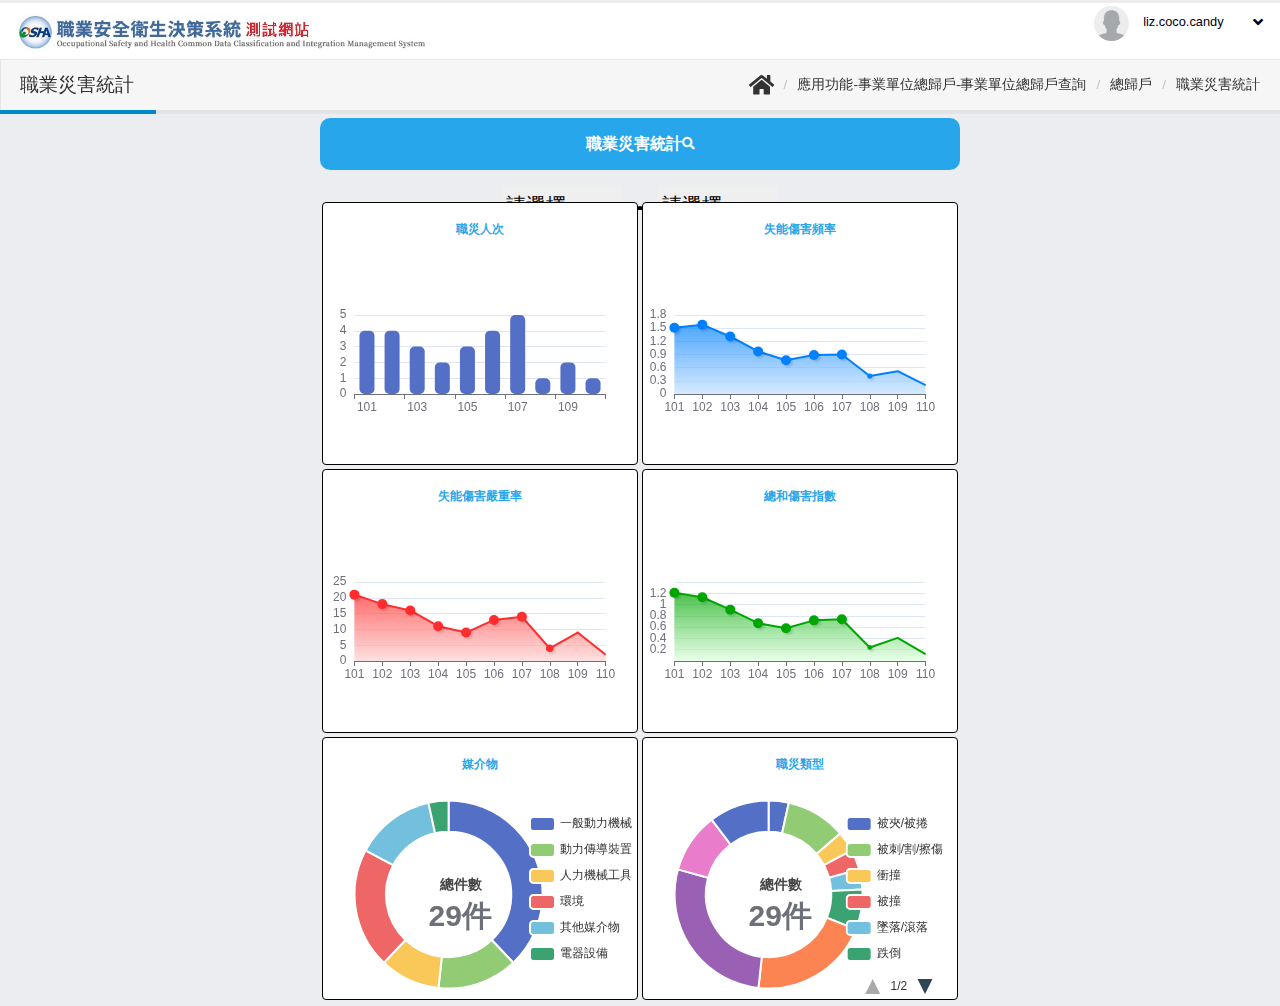
<file: index2.html>
<!DOCTYPE html>
<!-- saved from url=(0071)https://ohcs.eri.com.tw/PersonalProperty/OccupationalAccidentStatistics -->
<html class="fixed sidebar-light js flexbox flexboxlegacy no-touch csstransforms csstransforms3d no-overflowscrolling webkit chrome win js no-mobile-device custom-scroll">

<head>
    <meta http-equiv="Content-Type" content="text/html; charset=UTF-8">
    <style>
        html.fixed .content-body {
            margin-left: 0px !important;
        }
        
        .page-header {
            left: 0px !important;
        }
        
        .content-body {
            padding: 0px !important;
        }
    </style>

    <!-- Basic -->


    <title>職業災害統計</title>

    <!-- Mobile Metas -->
    <meta name="viewport" content="width=device-width, initial-scale=1.0, maximum-scale=1.0, user-scalable=no">

    <!-- Web Fonts  -->

    <!-- Vendor CSS -->
    <link rel="stylesheet" href="./職業災害統計_files/bootstrap.css">
    <link rel="stylesheet" href="./職業災害統計_files/animate.css">

    <link href="css/font-awesome/css/all.css" rel="stylesheet">
    <link rel="stylesheet" href="./職業災害統計_files/magnific-popup.css">
    <link rel="stylesheet" href="./職業災害統計_files/bootstrap-datepicker3.css">
    <link rel="stylesheet" href="./職業災害統計_files/jquery-ui.css">

    <!-- Specific Page Vendor CSS -->
    <link rel="stylesheet" href="./職業災害統計_files/owl.carousel.css">
    <link rel="stylesheet" href="./職業災害統計_files/owl.theme.default.css">
    <link rel="stylesheet" href="./職業災害統計_files/pnotify.custom.css">

    <!-- Theme CSS -->
    <link rel="stylesheet" href="./職業災害統計_files/theme.css">

    <!-- Skin CSS -->
    <link rel="stylesheet" href="./職業災害統計_files/default.css">

    <!-- Theme Custom CSS -->
    <link rel="stylesheet" href="./職業災害統計_files/custom.css">


    <link href="./職業災害統計_files/leaflet.css" rel="stylesheet">







    <style>
        .swal2-popup.swal2-toast {
            flex-direction: column;
            align-items: stretch;
            width: auto;
            padding: 1.25em;
            overflow-y: hidden;
            background: #fff;
            box-shadow: 0 0 .625em #d9d9d9
        }
        
        .swal2-popup.swal2-toast .swal2-header {
            flex-direction: row;
            padding: 0
        }
        
        .swal2-popup.swal2-toast .swal2-title {
            flex-grow: 1;
            justify-content: flex-start;
            margin: 0 .625em;
            font-size: 1em
        }
        
        .swal2-popup.swal2-toast .swal2-loading {
            justify-content: center
        }
        
        .swal2-popup.swal2-toast .swal2-input {
            height: 2em;
            margin: .3125em auto;
            font-size: 1em
        }
        
        .swal2-popup.swal2-toast .swal2-validation-message {
            font-size: 1em
        }
        
        .swal2-popup.swal2-toast .swal2-footer {
            margin: .5em 0 0;
            padding: .5em 0 0;
            font-size: .8em
        }
        
        .swal2-popup.swal2-toast .swal2-close {
            position: static;
            width: .8em;
            height: .8em;
            line-height: .8
        }
        
        .swal2-popup.swal2-toast .swal2-content {
            justify-content: flex-start;
            margin: 0 .625em;
            padding: 0;
            font-size: 1em;
            text-align: initial
        }
        
        .swal2-popup.swal2-toast .swal2-html-container {
            padding: .625em 0 0
        }
        
        .swal2-popup.swal2-toast .swal2-html-container:empty {
            padding: 0
        }
        
        .swal2-popup.swal2-toast .swal2-icon {
            width: 2em;
            min-width: 2em;
            height: 2em;
            margin: 0 .5em 0 0
        }
        
        .swal2-popup.swal2-toast .swal2-icon .swal2-icon-content {
            display: flex;
            align-items: center;
            font-size: 1.8em;
            font-weight: 700
        }
        
        @media all and (-ms-high-contrast:none),
        (-ms-high-contrast:active) {
            .swal2-popup.swal2-toast .swal2-icon .swal2-icon-content {
                font-size: .25em
            }
        }
        
        .swal2-popup.swal2-toast .swal2-icon.swal2-success .swal2-success-ring {
            width: 2em;
            height: 2em
        }
        
        .swal2-popup.swal2-toast .swal2-icon.swal2-error [class^=swal2-x-mark-line] {
            top: .875em;
            width: 1.375em
        }
        
        .swal2-popup.swal2-toast .swal2-icon.swal2-error [class^=swal2-x-mark-line][class$=left] {
            left: .3125em
        }
        
        .swal2-popup.swal2-toast .swal2-icon.swal2-error [class^=swal2-x-mark-line][class$=right] {
            right: .3125em
        }
        
        .swal2-popup.swal2-toast .swal2-actions {
            flex: 1;
            flex-basis: auto!important;
            align-self: stretch;
            width: auto;
            height: 2.2em;
            height: auto;
            margin: 0 .3125em;
            margin-top: .3125em;
            padding: 0
        }
        
        .swal2-popup.swal2-toast .swal2-styled {
            margin: .125em .3125em;
            padding: .3125em .625em;
            font-size: 1em
        }
        
        .swal2-popup.swal2-toast .swal2-styled:focus {
            box-shadow: 0 0 0 1px #fff, 0 0 0 3px rgba(100, 150, 200, .5)
        }
        
        .swal2-popup.swal2-toast .swal2-success {
            border-color: #a5dc86
        }
        
        .swal2-popup.swal2-toast .swal2-success [class^=swal2-success-circular-line] {
            position: absolute;
            width: 1.6em;
            height: 3em;
            transform: rotate(45deg);
            border-radius: 50%
        }
        
        .swal2-popup.swal2-toast .swal2-success [class^=swal2-success-circular-line][class$=left] {
            top: -.8em;
            left: -.5em;
            transform: rotate(-45deg);
            transform-origin: 2em 2em;
            border-radius: 4em 0 0 4em
        }
        
        .swal2-popup.swal2-toast .swal2-success [class^=swal2-success-circular-line][class$=right] {
            top: -.25em;
            left: .9375em;
            transform-origin: 0 1.5em;
            border-radius: 0 4em 4em 0
        }
        
        .swal2-popup.swal2-toast .swal2-success .swal2-success-ring {
            width: 2em;
            height: 2em
        }
        
        .swal2-popup.swal2-toast .swal2-success .swal2-success-fix {
            top: 0;
            left: .4375em;
            width: .4375em;
            height: 2.6875em
        }
        
        .swal2-popup.swal2-toast .swal2-success [class^=swal2-success-line] {
            height: .3125em
        }
        
        .swal2-popup.swal2-toast .swal2-success [class^=swal2-success-line][class$=tip] {
            top: 1.125em;
            left: .1875em;
            width: .75em
        }
        
        .swal2-popup.swal2-toast .swal2-success [class^=swal2-success-line][class$=long] {
            top: .9375em;
            right: .1875em;
            width: 1.375em
        }
        
        .swal2-popup.swal2-toast .swal2-success.swal2-icon-show .swal2-success-line-tip {
            -webkit-animation: swal2-toast-animate-success-line-tip .75s;
            animation: swal2-toast-animate-success-line-tip .75s
        }
        
        .swal2-popup.swal2-toast .swal2-success.swal2-icon-show .swal2-success-line-long {
            -webkit-animation: swal2-toast-animate-success-line-long .75s;
            animation: swal2-toast-animate-success-line-long .75s
        }
        
        .swal2-popup.swal2-toast.swal2-show {
            -webkit-animation: swal2-toast-show .5s;
            animation: swal2-toast-show .5s
        }
        
        .swal2-popup.swal2-toast.swal2-hide {
            -webkit-animation: swal2-toast-hide .1s forwards;
            animation: swal2-toast-hide .1s forwards
        }
        
        .swal2-container {
            display: flex;
            position: fixed;
            z-index: 1060;
            top: 0;
            right: 0;
            bottom: 0;
            left: 0;
            flex-direction: row;
            align-items: center;
            justify-content: center;
            padding: .625em;
            overflow-x: hidden;
            transition: background-color .1s;
            -webkit-overflow-scrolling: touch
        }
        
        .swal2-container.swal2-backdrop-show,
        .swal2-container.swal2-noanimation {
            background: rgba(0, 0, 0, .4)
        }
        
        .swal2-container.swal2-backdrop-hide {
            background: 0 0!important
        }
        
        .swal2-container.swal2-top {
            align-items: flex-start
        }
        
        .swal2-container.swal2-top-left,
        .swal2-container.swal2-top-start {
            align-items: flex-start;
            justify-content: flex-start
        }
        
        .swal2-container.swal2-top-end,
        .swal2-container.swal2-top-right {
            align-items: flex-start;
            justify-content: flex-end
        }
        
        .swal2-container.swal2-center {
            align-items: center
        }
        
        .swal2-container.swal2-center-left,
        .swal2-container.swal2-center-start {
            align-items: center;
            justify-content: flex-start
        }
        
        .swal2-container.swal2-center-end,
        .swal2-container.swal2-center-right {
            align-items: center;
            justify-content: flex-end
        }
        
        .swal2-container.swal2-bottom {
            align-items: flex-end
        }
        
        .swal2-container.swal2-bottom-left,
        .swal2-container.swal2-bottom-start {
            align-items: flex-end;
            justify-content: flex-start
        }
        
        .swal2-container.swal2-bottom-end,
        .swal2-container.swal2-bottom-right {
            align-items: flex-end;
            justify-content: flex-end
        }
        
        .swal2-container.swal2-bottom-end>:first-child,
        .swal2-container.swal2-bottom-left>:first-child,
        .swal2-container.swal2-bottom-right>:first-child,
        .swal2-container.swal2-bottom-start>:first-child,
        .swal2-container.swal2-bottom>:first-child {
            margin-top: auto
        }
        
        .swal2-container.swal2-grow-fullscreen>.swal2-modal {
            display: flex!important;
            flex: 1;
            align-self: stretch;
            justify-content: center
        }
        
        .swal2-container.swal2-grow-row>.swal2-modal {
            display: flex!important;
            flex: 1;
            align-content: center;
            justify-content: center
        }
        
        .swal2-container.swal2-grow-column {
            flex: 1;
            flex-direction: column
        }
        
        .swal2-container.swal2-grow-column.swal2-bottom,
        .swal2-container.swal2-grow-column.swal2-center,
        .swal2-container.swal2-grow-column.swal2-top {
            align-items: center
        }
        
        .swal2-container.swal2-grow-column.swal2-bottom-left,
        .swal2-container.swal2-grow-column.swal2-bottom-start,
        .swal2-container.swal2-grow-column.swal2-center-left,
        .swal2-container.swal2-grow-column.swal2-center-start,
        .swal2-container.swal2-grow-column.swal2-top-left,
        .swal2-container.swal2-grow-column.swal2-top-start {
            align-items: flex-start
        }
        
        .swal2-container.swal2-grow-column.swal2-bottom-end,
        .swal2-container.swal2-grow-column.swal2-bottom-right,
        .swal2-container.swal2-grow-column.swal2-center-end,
        .swal2-container.swal2-grow-column.swal2-center-right,
        .swal2-container.swal2-grow-column.swal2-top-end,
        .swal2-container.swal2-grow-column.swal2-top-right {
            align-items: flex-end
        }
        
        .swal2-container.swal2-grow-column>.swal2-modal {
            display: flex!important;
            flex: 1;
            align-content: center;
            justify-content: center
        }
        
        .swal2-container.swal2-no-transition {
            transition: none!important
        }
        
        .swal2-container:not(.swal2-top):not(.swal2-top-start):not(.swal2-top-end):not(.swal2-top-left):not(.swal2-top-right):not(.swal2-center-start):not(.swal2-center-end):not(.swal2-center-left):not(.swal2-center-right):not(.swal2-bottom):not(.swal2-bottom-start):not(.swal2-bottom-end):not(.swal2-bottom-left):not(.swal2-bottom-right):not(.swal2-grow-fullscreen)>.swal2-modal {
            margin: auto
        }
        
        @media all and (-ms-high-contrast:none),
        (-ms-high-contrast:active) {
            .swal2-container .swal2-modal {
                margin: 0!important
            }
        }
        
        .swal2-popup {
            display: none;
            position: relative;
            box-sizing: border-box;
            flex-direction: column;
            justify-content: center;
            width: 32em;
            max-width: 100%;
            padding: 1.25em;
            border: none;
            border-radius: 5px;
            background: #fff;
            font-family: inherit;
            font-size: 1rem
        }
        
        .swal2-popup:focus {
            outline: 0
        }
        
        .swal2-popup.swal2-loading {
            overflow-y: hidden
        }
        
        .swal2-header {
            display: flex;
            flex-direction: column;
            align-items: center;
            padding: 0 1.8em
        }
        
        .swal2-title {
            position: relative;
            max-width: 100%;
            margin: 0 0 .4em;
            padding: 0;
            color: #595959;
            font-size: 1.875em;
            font-weight: 600;
            text-align: center;
            text-transform: none;
            word-wrap: break-word
        }
        
        .swal2-actions {
            display: flex;
            z-index: 1;
            box-sizing: border-box;
            flex-wrap: wrap;
            align-items: center;
            justify-content: center;
            width: 100%;
            margin: 1.25em auto 0;
            padding: 0
        }
        
        .swal2-actions:not(.swal2-loading) .swal2-styled[disabled] {
            opacity: .4
        }
        
        .swal2-actions:not(.swal2-loading) .swal2-styled:hover {
            background-image: linear-gradient(rgba(0, 0, 0, .1), rgba(0, 0, 0, .1))
        }
        
        .swal2-actions:not(.swal2-loading) .swal2-styled:active {
            background-image: linear-gradient(rgba(0, 0, 0, .2), rgba(0, 0, 0, .2))
        }
        
        .swal2-loader {
            display: none;
            align-items: center;
            justify-content: center;
            width: 2.2em;
            height: 2.2em;
            margin: 0 1.875em;
            -webkit-animation: swal2-rotate-loading 1.5s linear 0s infinite normal;
            animation: swal2-rotate-loading 1.5s linear 0s infinite normal;
            border-width: .25em;
            border-style: solid;
            border-radius: 100%;
            border-color: #2778c4 transparent #2778c4 transparent
        }
        
        .swal2-styled {
            margin: .3125em;
            padding: .625em 1.1em;
            box-shadow: none;
            font-weight: 500
        }
        
        .swal2-styled:not([disabled]) {
            cursor: pointer
        }
        
        .swal2-styled.swal2-confirm {
            border: 0;
            border-radius: .25em;
            background: initial;
            background-color: #2778c4;
            color: #fff;
            font-size: 1em
        }
        
        .swal2-styled.swal2-deny {
            border: 0;
            border-radius: .25em;
            background: initial;
            background-color: #d14529;
            color: #fff;
            font-size: 1em
        }
        
        .swal2-styled.swal2-cancel {
            border: 0;
            border-radius: .25em;
            background: initial;
            background-color: #757575;
            color: #fff;
            font-size: 1em
        }
        
        .swal2-styled:focus {
            outline: 0;
            box-shadow: 0 0 0 3px rgba(100, 150, 200, .5)
        }
        
        .swal2-styled::-moz-focus-inner {
            border: 0
        }
        
        .swal2-footer {
            justify-content: center;
            margin: 1.25em 0 0;
            padding: 1em 0 0;
            border-top: 1px solid #eee;
            color: #545454;
            font-size: 1em
        }
        
        .swal2-timer-progress-bar-container {
            position: absolute;
            right: 0;
            bottom: 0;
            left: 0;
            height: .25em;
            overflow: hidden;
            border-bottom-right-radius: 5px;
            border-bottom-left-radius: 5px
        }
        
        .swal2-timer-progress-bar {
            width: 100%;
            height: .25em;
            background: rgba(0, 0, 0, .2)
        }
        
        .swal2-image {
            max-width: 100%;
            margin: 1.25em auto
        }
        
        .swal2-close {
            position: absolute;
            z-index: 2;
            top: 0;
            right: 0;
            align-items: center;
            justify-content: center;
            width: 1.2em;
            height: 1.2em;
            padding: 0;
            overflow: hidden;
            transition: color .1s ease-out;
            border: none;
            border-radius: 5px;
            background: 0 0;
            color: #ccc;
            font-family: serif;
            font-size: 2.5em;
            line-height: 1.2;
            cursor: pointer
        }
        
        .swal2-close:hover {
            transform: none;
            background: 0 0;
            color: #f27474
        }
        
        .swal2-close:focus {
            outline: 0;
            box-shadow: inset 0 0 0 3px rgba(100, 150, 200, .5)
        }
        
        .swal2-close::-moz-focus-inner {
            border: 0
        }
        
        .swal2-content {
            z-index: 1;
            justify-content: center;
            margin: 0;
            padding: 0 1.6em;
            color: #545454;
            font-size: 1.125em;
            font-weight: 400;
            line-height: normal;
            text-align: center;
            word-wrap: break-word
        }
        
        .swal2-checkbox,
        .swal2-file,
        .swal2-input,
        .swal2-radio,
        .swal2-select,
        .swal2-textarea {
            margin: 1em auto
        }
        
        .swal2-file,
        .swal2-input,
        .swal2-textarea {
            box-sizing: border-box;
            width: 100%;
            transition: border-color .3s, box-shadow .3s;
            border: 1px solid #d9d9d9;
            border-radius: .1875em;
            background: inherit;
            box-shadow: inset 0 1px 1px rgba(0, 0, 0, .06);
            color: inherit;
            font-size: 1.125em
        }
        
        .swal2-file.swal2-inputerror,
        .swal2-input.swal2-inputerror,
        .swal2-textarea.swal2-inputerror {
            border-color: #f27474!important;
            box-shadow: 0 0 2px #f27474!important
        }
        
        .swal2-file:focus,
        .swal2-input:focus,
        .swal2-textarea:focus {
            border: 1px solid #b4dbed;
            outline: 0;
            box-shadow: 0 0 0 3px rgba(100, 150, 200, .5)
        }
        
        .swal2-file::-moz-placeholder,
        .swal2-input::-moz-placeholder,
        .swal2-textarea::-moz-placeholder {
            color: #ccc
        }
        
        .swal2-file:-ms-input-placeholder,
        .swal2-input:-ms-input-placeholder,
        .swal2-textarea:-ms-input-placeholder {
            color: #ccc
        }
        
        .swal2-file::placeholder,
        .swal2-input::placeholder,
        .swal2-textarea::placeholder {
            color: #ccc
        }
        
        .swal2-range {
            margin: 1em auto;
            background: #fff
        }
        
        .swal2-range input {
            width: 80%
        }
        
        .swal2-range output {
            width: 20%;
            color: inherit;
            font-weight: 600;
            text-align: center
        }
        
        .swal2-range input,
        .swal2-range output {
            height: 2.625em;
            padding: 0;
            font-size: 1.125em;
            line-height: 2.625em
        }
        
        .swal2-input {
            height: 2.625em;
            padding: 0 .75em
        }
        
        .swal2-input[type=number] {
            max-width: 10em
        }
        
        .swal2-file {
            background: inherit;
            font-size: 1.125em
        }
        
        .swal2-textarea {
            height: 6.75em;
            padding: .75em
        }
        
        .swal2-select {
            min-width: 50%;
            max-width: 100%;
            padding: .375em .625em;
            background: inherit;
            color: inherit;
            font-size: 1.125em
        }
        
        .swal2-checkbox,
        .swal2-radio {
            align-items: center;
            justify-content: center;
            background: #fff;
            color: inherit
        }
        
        .swal2-checkbox label,
        .swal2-radio label {
            margin: 0 .6em;
            font-size: 1.125em
        }
        
        .swal2-checkbox input,
        .swal2-radio input {
            flex-shrink: 0;
            margin: 0 .4em
        }
        
        .swal2-input-label {
            display: flex;
            justify-content: center;
            margin: 1em auto
        }
        
        .swal2-validation-message {
            align-items: center;
            justify-content: center;
            margin: 0 -2.7em;
            padding: .625em;
            overflow: hidden;
            background: #f0f0f0;
            color: #666;
            font-size: 1em;
            font-weight: 300
        }
        
        .swal2-validation-message::before {
            content: "!";
            display: inline-block;
            width: 1.5em;
            min-width: 1.5em;
            height: 1.5em;
            margin: 0 .625em;
            border-radius: 50%;
            background-color: #f27474;
            color: #fff;
            font-weight: 600;
            line-height: 1.5em;
            text-align: center
        }
        
        .swal2-icon {
            position: relative;
            box-sizing: content-box;
            justify-content: center;
            width: 5em;
            height: 5em;
            margin: 1.25em auto 1.875em;
            border: .25em solid transparent;
            border-radius: 50%;
            border-color: #000;
            font-family: inherit;
            line-height: 5em;
            cursor: default;
            -webkit-user-select: none;
            -moz-user-select: none;
            -ms-user-select: none;
            user-select: none
        }
        
        .swal2-icon .swal2-icon-content {
            display: flex;
            align-items: center;
            font-size: 3.75em
        }
        
        .swal2-icon.swal2-error {
            border-color: #f27474;
            color: #f27474
        }
        
        .swal2-icon.swal2-error .swal2-x-mark {
            position: relative;
            flex-grow: 1
        }
        
        .swal2-icon.swal2-error [class^=swal2-x-mark-line] {
            display: block;
            position: absolute;
            top: 2.3125em;
            width: 2.9375em;
            height: .3125em;
            border-radius: .125em;
            background-color: #f27474
        }
        
        .swal2-icon.swal2-error [class^=swal2-x-mark-line][class$=left] {
            left: 1.0625em;
            transform: rotate(45deg)
        }
        
        .swal2-icon.swal2-error [class^=swal2-x-mark-line][class$=right] {
            right: 1em;
            transform: rotate(-45deg)
        }
        
        .swal2-icon.swal2-error.swal2-icon-show {
            -webkit-animation: swal2-animate-error-icon .5s;
            animation: swal2-animate-error-icon .5s
        }
        
        .swal2-icon.swal2-error.swal2-icon-show .swal2-x-mark {
            -webkit-animation: swal2-animate-error-x-mark .5s;
            animation: swal2-animate-error-x-mark .5s
        }
        
        .swal2-icon.swal2-warning {
            border-color: #facea8;
            color: #f8bb86
        }
        
        .swal2-icon.swal2-info {
            border-color: #9de0f6;
            color: #3fc3ee
        }
        
        .swal2-icon.swal2-question {
            border-color: #c9dae1;
            color: #87adbd
        }
        
        .swal2-icon.swal2-success {
            border-color: #a5dc86;
            color: #a5dc86
        }
        
        .swal2-icon.swal2-success [class^=swal2-success-circular-line] {
            position: absolute;
            width: 3.75em;
            height: 7.5em;
            transform: rotate(45deg);
            border-radius: 50%
        }
        
        .swal2-icon.swal2-success [class^=swal2-success-circular-line][class$=left] {
            top: -.4375em;
            left: -2.0635em;
            transform: rotate(-45deg);
            transform-origin: 3.75em 3.75em;
            border-radius: 7.5em 0 0 7.5em
        }
        
        .swal2-icon.swal2-success [class^=swal2-success-circular-line][class$=right] {
            top: -.6875em;
            left: 1.875em;
            transform: rotate(-45deg);
            transform-origin: 0 3.75em;
            border-radius: 0 7.5em 7.5em 0
        }
        
        .swal2-icon.swal2-success .swal2-success-ring {
            position: absolute;
            z-index: 2;
            top: -.25em;
            left: -.25em;
            box-sizing: content-box;
            width: 100%;
            height: 100%;
            border: .25em solid rgba(165, 220, 134, .3);
            border-radius: 50%
        }
        
        .swal2-icon.swal2-success .swal2-success-fix {
            position: absolute;
            z-index: 1;
            top: .5em;
            left: 1.625em;
            width: .4375em;
            height: 5.625em;
            transform: rotate(-45deg)
        }
        
        .swal2-icon.swal2-success [class^=swal2-success-line] {
            display: block;
            position: absolute;
            z-index: 2;
            height: .3125em;
            border-radius: .125em;
            background-color: #a5dc86
        }
        
        .swal2-icon.swal2-success [class^=swal2-success-line][class$=tip] {
            top: 2.875em;
            left: .8125em;
            width: 1.5625em;
            transform: rotate(45deg)
        }
        
        .swal2-icon.swal2-success [class^=swal2-success-line][class$=long] {
            top: 2.375em;
            right: .5em;
            width: 2.9375em;
            transform: rotate(-45deg)
        }
        
        .swal2-icon.swal2-success.swal2-icon-show .swal2-success-line-tip {
            -webkit-animation: swal2-animate-success-line-tip .75s;
            animation: swal2-animate-success-line-tip .75s
        }
        
        .swal2-icon.swal2-success.swal2-icon-show .swal2-success-line-long {
            -webkit-animation: swal2-animate-success-line-long .75s;
            animation: swal2-animate-success-line-long .75s
        }
        
        .swal2-icon.swal2-success.swal2-icon-show .swal2-success-circular-line-right {
            -webkit-animation: swal2-rotate-success-circular-line 4.25s ease-in;
            animation: swal2-rotate-success-circular-line 4.25s ease-in
        }
        
        .swal2-progress-steps {
            flex-wrap: wrap;
            align-items: center;
            max-width: 100%;
            margin: 0 0 1.25em;
            padding: 0;
            background: inherit;
            font-weight: 600
        }
        
        .swal2-progress-steps li {
            display: inline-block;
            position: relative
        }
        
        .swal2-progress-steps .swal2-progress-step {
            z-index: 20;
            flex-shrink: 0;
            width: 2em;
            height: 2em;
            border-radius: 2em;
            background: #2778c4;
            color: #fff;
            line-height: 2em;
            text-align: center
        }
        
        .swal2-progress-steps .swal2-progress-step.swal2-active-progress-step {
            background: #2778c4
        }
        
        .swal2-progress-steps .swal2-progress-step.swal2-active-progress-step~.swal2-progress-step {
            background: #add8e6;
            color: #fff
        }
        
        .swal2-progress-steps .swal2-progress-step.swal2-active-progress-step~.swal2-progress-step-line {
            background: #add8e6
        }
        
        .swal2-progress-steps .swal2-progress-step-line {
            z-index: 10;
            flex-shrink: 0;
            width: 2.5em;
            height: .4em;
            margin: 0 -1px;
            background: #2778c4
        }
        
        [class^=swal2] {
            -webkit-tap-highlight-color: transparent
        }
        
        .swal2-show {
            -webkit-animation: swal2-show .3s;
            animation: swal2-show .3s
        }
        
        .swal2-hide {
            -webkit-animation: swal2-hide .15s forwards;
            animation: swal2-hide .15s forwards
        }
        
        .swal2-noanimation {
            transition: none
        }
        
        .swal2-scrollbar-measure {
            position: absolute;
            top: -9999px;
            width: 50px;
            height: 50px;
            overflow: scroll
        }
        
        .swal2-rtl .swal2-close {
            right: auto;
            left: 0
        }
        
        .swal2-rtl .swal2-timer-progress-bar {
            right: 0;
            left: auto
        }
        
        @supports (-ms-accelerator:true) {
            .swal2-range input {
                width: 100%!important
            }
            .swal2-range output {
                display: none
            }
        }
        
        @media all and (-ms-high-contrast:none),
        (-ms-high-contrast:active) {
            .swal2-range input {
                width: 100%!important
            }
            .swal2-range output {
                display: none
            }
        }
        
        @-webkit-keyframes swal2-toast-show {
            0% {
                transform: translateY(-.625em) rotateZ(2deg)
            }
            33% {
                transform: translateY(0) rotateZ(-2deg)
            }
            66% {
                transform: translateY(.3125em) rotateZ(2deg)
            }
            100% {
                transform: translateY(0) rotateZ(0)
            }
        }
        
        @keyframes swal2-toast-show {
            0% {
                transform: translateY(-.625em) rotateZ(2deg)
            }
            33% {
                transform: translateY(0) rotateZ(-2deg)
            }
            66% {
                transform: translateY(.3125em) rotateZ(2deg)
            }
            100% {
                transform: translateY(0) rotateZ(0)
            }
        }
        
        @-webkit-keyframes swal2-toast-hide {
            100% {
                transform: rotateZ(1deg);
                opacity: 0
            }
        }
        
        @keyframes swal2-toast-hide {
            100% {
                transform: rotateZ(1deg);
                opacity: 0
            }
        }
        
        @-webkit-keyframes swal2-toast-animate-success-line-tip {
            0% {
                top: .5625em;
                left: .0625em;
                width: 0
            }
            54% {
                top: .125em;
                left: .125em;
                width: 0
            }
            70% {
                top: .625em;
                left: -.25em;
                width: 1.625em
            }
            84% {
                top: 1.0625em;
                left: .75em;
                width: .5em
            }
            100% {
                top: 1.125em;
                left: .1875em;
                width: .75em
            }
        }
        
        @keyframes swal2-toast-animate-success-line-tip {
            0% {
                top: .5625em;
                left: .0625em;
                width: 0
            }
            54% {
                top: .125em;
                left: .125em;
                width: 0
            }
            70% {
                top: .625em;
                left: -.25em;
                width: 1.625em
            }
            84% {
                top: 1.0625em;
                left: .75em;
                width: .5em
            }
            100% {
                top: 1.125em;
                left: .1875em;
                width: .75em
            }
        }
        
        @-webkit-keyframes swal2-toast-animate-success-line-long {
            0% {
                top: 1.625em;
                right: 1.375em;
                width: 0
            }
            65% {
                top: 1.25em;
                right: .9375em;
                width: 0
            }
            84% {
                top: .9375em;
                right: 0;
                width: 1.125em
            }
            100% {
                top: .9375em;
                right: .1875em;
                width: 1.375em
            }
        }
        
        @keyframes swal2-toast-animate-success-line-long {
            0% {
                top: 1.625em;
                right: 1.375em;
                width: 0
            }
            65% {
                top: 1.25em;
                right: .9375em;
                width: 0
            }
            84% {
                top: .9375em;
                right: 0;
                width: 1.125em
            }
            100% {
                top: .9375em;
                right: .1875em;
                width: 1.375em
            }
        }
        
        @-webkit-keyframes swal2-show {
            0% {
                transform: scale(.7)
            }
            45% {
                transform: scale(1.05)
            }
            80% {
                transform: scale(.95)
            }
            100% {
                transform: scale(1)
            }
        }
        
        @keyframes swal2-show {
            0% {
                transform: scale(.7)
            }
            45% {
                transform: scale(1.05)
            }
            80% {
                transform: scale(.95)
            }
            100% {
                transform: scale(1)
            }
        }
        
        @-webkit-keyframes swal2-hide {
            0% {
                transform: scale(1);
                opacity: 1
            }
            100% {
                transform: scale(.5);
                opacity: 0
            }
        }
        
        @keyframes swal2-hide {
            0% {
                transform: scale(1);
                opacity: 1
            }
            100% {
                transform: scale(.5);
                opacity: 0
            }
        }
        
        @-webkit-keyframes swal2-animate-success-line-tip {
            0% {
                top: 1.1875em;
                left: .0625em;
                width: 0
            }
            54% {
                top: 1.0625em;
                left: .125em;
                width: 0
            }
            70% {
                top: 2.1875em;
                left: -.375em;
                width: 3.125em
            }
            84% {
                top: 3em;
                left: 1.3125em;
                width: 1.0625em
            }
            100% {
                top: 2.8125em;
                left: .8125em;
                width: 1.5625em
            }
        }
        
        @keyframes swal2-animate-success-line-tip {
            0% {
                top: 1.1875em;
                left: .0625em;
                width: 0
            }
            54% {
                top: 1.0625em;
                left: .125em;
                width: 0
            }
            70% {
                top: 2.1875em;
                left: -.375em;
                width: 3.125em
            }
            84% {
                top: 3em;
                left: 1.3125em;
                width: 1.0625em
            }
            100% {
                top: 2.8125em;
                left: .8125em;
                width: 1.5625em
            }
        }
        
        @-webkit-keyframes swal2-animate-success-line-long {
            0% {
                top: 3.375em;
                right: 2.875em;
                width: 0
            }
            65% {
                top: 3.375em;
                right: 2.875em;
                width: 0
            }
            84% {
                top: 2.1875em;
                right: 0;
                width: 3.4375em
            }
            100% {
                top: 2.375em;
                right: .5em;
                width: 2.9375em
            }
        }
        
        @keyframes swal2-animate-success-line-long {
            0% {
                top: 3.375em;
                right: 2.875em;
                width: 0
            }
            65% {
                top: 3.375em;
                right: 2.875em;
                width: 0
            }
            84% {
                top: 2.1875em;
                right: 0;
                width: 3.4375em
            }
            100% {
                top: 2.375em;
                right: .5em;
                width: 2.9375em
            }
        }
        
        @-webkit-keyframes swal2-rotate-success-circular-line {
            0% {
                transform: rotate(-45deg)
            }
            5% {
                transform: rotate(-45deg)
            }
            12% {
                transform: rotate(-405deg)
            }
            100% {
                transform: rotate(-405deg)
            }
        }
        
        @keyframes swal2-rotate-success-circular-line {
            0% {
                transform: rotate(-45deg)
            }
            5% {
                transform: rotate(-45deg)
            }
            12% {
                transform: rotate(-405deg)
            }
            100% {
                transform: rotate(-405deg)
            }
        }
        
        @-webkit-keyframes swal2-animate-error-x-mark {
            0% {
                margin-top: 1.625em;
                transform: scale(.4);
                opacity: 0
            }
            50% {
                margin-top: 1.625em;
                transform: scale(.4);
                opacity: 0
            }
            80% {
                margin-top: -.375em;
                transform: scale(1.15)
            }
            100% {
                margin-top: 0;
                transform: scale(1);
                opacity: 1
            }
        }
        
        @keyframes swal2-animate-error-x-mark {
            0% {
                margin-top: 1.625em;
                transform: scale(.4);
                opacity: 0
            }
            50% {
                margin-top: 1.625em;
                transform: scale(.4);
                opacity: 0
            }
            80% {
                margin-top: -.375em;
                transform: scale(1.15)
            }
            100% {
                margin-top: 0;
                transform: scale(1);
                opacity: 1
            }
        }
        
        @-webkit-keyframes swal2-animate-error-icon {
            0% {
                transform: rotateX(100deg);
                opacity: 0
            }
            100% {
                transform: rotateX(0);
                opacity: 1
            }
        }
        
        @keyframes swal2-animate-error-icon {
            0% {
                transform: rotateX(100deg);
                opacity: 0
            }
            100% {
                transform: rotateX(0);
                opacity: 1
            }
        }
        
        @-webkit-keyframes swal2-rotate-loading {
            0% {
                transform: rotate(0)
            }
            100% {
                transform: rotate(360deg)
            }
        }
        
        @keyframes swal2-rotate-loading {
            0% {
                transform: rotate(0)
            }
            100% {
                transform: rotate(360deg)
            }
        }
        
        body.swal2-shown:not(.swal2-no-backdrop):not(.swal2-toast-shown) {
            overflow: hidden
        }
        
        body.swal2-height-auto {
            height: auto!important
        }
        
        body.swal2-no-backdrop .swal2-container {
            top: auto;
            right: auto;
            bottom: auto;
            left: auto;
            max-width: calc(100% - .625em * 2);
            background-color: transparent!important
        }
        
        body.swal2-no-backdrop .swal2-container>.swal2-modal {
            box-shadow: 0 0 10px rgba(0, 0, 0, .4)
        }
        
        body.swal2-no-backdrop .swal2-container.swal2-top {
            top: 0;
            left: 50%;
            transform: translateX(-50%)
        }
        
        body.swal2-no-backdrop .swal2-container.swal2-top-left,
        body.swal2-no-backdrop .swal2-container.swal2-top-start {
            top: 0;
            left: 0
        }
        
        body.swal2-no-backdrop .swal2-container.swal2-top-end,
        body.swal2-no-backdrop .swal2-container.swal2-top-right {
            top: 0;
            right: 0
        }
        
        body.swal2-no-backdrop .swal2-container.swal2-center {
            top: 50%;
            left: 50%;
            transform: translate(-50%, -50%)
        }
        
        body.swal2-no-backdrop .swal2-container.swal2-center-left,
        body.swal2-no-backdrop .swal2-container.swal2-center-start {
            top: 50%;
            left: 0;
            transform: translateY(-50%)
        }
        
        body.swal2-no-backdrop .swal2-container.swal2-center-end,
        body.swal2-no-backdrop .swal2-container.swal2-center-right {
            top: 50%;
            right: 0;
            transform: translateY(-50%)
        }
        
        body.swal2-no-backdrop .swal2-container.swal2-bottom {
            bottom: 0;
            left: 50%;
            transform: translateX(-50%)
        }
        
        body.swal2-no-backdrop .swal2-container.swal2-bottom-left,
        body.swal2-no-backdrop .swal2-container.swal2-bottom-start {
            bottom: 0;
            left: 0
        }
        
        body.swal2-no-backdrop .swal2-container.swal2-bottom-end,
        body.swal2-no-backdrop .swal2-container.swal2-bottom-right {
            right: 0;
            bottom: 0
        }
        
        @media print {
            body.swal2-shown:not(.swal2-no-backdrop):not(.swal2-toast-shown) {
                overflow-y: scroll!important
            }
            body.swal2-shown:not(.swal2-no-backdrop):not(.swal2-toast-shown)>[aria-hidden=true] {
                display: none
            }
            body.swal2-shown:not(.swal2-no-backdrop):not(.swal2-toast-shown) .swal2-container {
                position: static!important
            }
        }
        
        body.swal2-toast-shown .swal2-container {
            background-color: transparent
        }
        
        body.swal2-toast-shown .swal2-container.swal2-top {
            top: 0;
            right: auto;
            bottom: auto;
            left: 50%;
            transform: translateX(-50%)
        }
        
        body.swal2-toast-shown .swal2-container.swal2-top-end,
        body.swal2-toast-shown .swal2-container.swal2-top-right {
            top: 0;
            right: 0;
            bottom: auto;
            left: auto
        }
        
        body.swal2-toast-shown .swal2-container.swal2-top-left,
        body.swal2-toast-shown .swal2-container.swal2-top-start {
            top: 0;
            right: auto;
            bottom: auto;
            left: 0
        }
        
        body.swal2-toast-shown .swal2-container.swal2-center-left,
        body.swal2-toast-shown .swal2-container.swal2-center-start {
            top: 50%;
            right: auto;
            bottom: auto;
            left: 0;
            transform: translateY(-50%)
        }
        
        body.swal2-toast-shown .swal2-container.swal2-center {
            top: 50%;
            right: auto;
            bottom: auto;
            left: 50%;
            transform: translate(-50%, -50%)
        }
        
        body.swal2-toast-shown .swal2-container.swal2-center-end,
        body.swal2-toast-shown .swal2-container.swal2-center-right {
            top: 50%;
            right: 0;
            bottom: auto;
            left: auto;
            transform: translateY(-50%)
        }
        
        body.swal2-toast-shown .swal2-container.swal2-bottom-left,
        body.swal2-toast-shown .swal2-container.swal2-bottom-start {
            top: auto;
            right: auto;
            bottom: 0;
            left: 0
        }
        
        body.swal2-toast-shown .swal2-container.swal2-bottom {
            top: auto;
            right: auto;
            bottom: 0;
            left: 50%;
            transform: translateX(-50%)
        }
        
        body.swal2-toast-shown .swal2-container.swal2-bottom-end,
        body.swal2-toast-shown .swal2-container.swal2-bottom-right {
            top: auto;
            right: 0;
            bottom: 0;
            left: auto
        }
    </style>
    <script src="chrome-extension://jhffgcfmcckgmioipfnmbannkpncfipo/util.js"></script>
    <script src="chrome-extension://jhffgcfmcckgmioipfnmbannkpncfipo/pagejs.js"></script>
</head>

<body>
    <section class="body">
        <!-- start: header -->


        <header class="header">

            <div class="logo-container">
                <a href="https://ohcs.eri.com.tw/Home/Index" class="logo">


                    <img src="./職業災害統計_files/OHCS_logo_test.jpg" width="420" height="39" alt="勞動部職業安全衛生署決策系統測試網站">

                </a>
                <div class="d-md-none toggle-sidebar-left" data-toggle-class="sidebar-left-opened" data-target="html" data-fire-event="sidebar-left-opened">
                    <i class="fas fa-bars" aria-label="Toggle sidebar"></i>
                </div>
            </div>

            <!-- start: search & user box -->

            <div class="header-right">
                <!--
        <form action="pages-search-results.html" class="search nav-form">
            <div class="input-group">
                <input type="text" class="form-control" name="q" id="q" placeholder="Search...">
                <span class="input-group-append">
                    <button class="btn btn-default" type="submit"><i class="fas fa-search"></i></button>
                </span>
            </div>
        </form>

        <span class="separator"></span>

        <ul class="notifications">
            <li>
                <a href="#" class="dropdown-toggle notification-icon" data-toggle="dropdown">
                    <i class="fas fa-tasks"></i>
                    <span class="badge">3</span>
                </a>

                <div class="dropdown-menu notification-menu large">
                    <div class="notification-title">
                        <span class="float-right badge badge-default">3</span>
                        Tasks
                    </div>

                    <div class="content">
                        <ul>
                            <li>
                                <p class="clearfix mb-1">
                                    <span class="message float-left">Generating Sales Report</span>
                                    <span class="message float-right text-dark">60%</span>
                                </p>
                                <div class="progress progress-xs light">
                                    <div class="progress-bar" role="progressbar" aria-valuenow="60" aria-valuemin="0" aria-valuemax="100" style="width: 60%;"></div>
                                </div>
                            </li>

                            <li>
                                <p class="clearfix mb-1">
                                    <span class="message float-left">Importing Contacts</span>
                                    <span class="message float-right text-dark">98%</span>
                                </p>
                                <div class="progress progress-xs light">
                                    <div class="progress-bar" role="progressbar" aria-valuenow="98" aria-valuemin="0" aria-valuemax="100" style="width: 98%;"></div>
                                </div>
                            </li>

                            <li>
                                <p class="clearfix mb-1">
                                    <span class="message float-left">Uploading something big</span>
                                    <span class="message float-right text-dark">33%</span>
                                </p>
                                <div class="progress progress-xs light mb-1">
                                    <div class="progress-bar" role="progressbar" aria-valuenow="33" aria-valuemin="0" aria-valuemax="100" style="width: 33%;"></div>
                                </div>
                            </li>
                        </ul>
                    </div>
                </div>
            </li>
            <li>
                <a href="#" class="dropdown-toggle notification-icon" data-toggle="dropdown">
                    <i class="fas fa-envelope"></i>
                    <span class="badge">4</span>
                </a>

                <div class="dropdown-menu notification-menu">
                    <div class="notification-title">
                        <span class="float-right badge badge-default">230</span>
                        Messages
                    </div>

                    <div class="content">
                        <ul>
                            <li>
                                <a href="#" class="clearfix">
                                    <figure class="image">
                                        <img src="~/_ohcsbackend/img/!sample-user.jpg" alt="Joseph Doe Junior" class="rounded-circle" />
                                    </figure>
                                    <span class="title">Joseph Doe</span>
                                    <span class="message">Lorem ipsum dolor sit.</span>
                                </a>
                            </li>
                            <li>
                                <a href="#" class="clearfix">
                                    <figure class="image">
                                        <img src="~/_ohcsbackend/img/!sample-user.jpg" alt="Joseph Junior" class="rounded-circle" />
                                    </figure>
                                    <span class="title">Joseph Junior</span>
                                    <span class="message truncate">Truncated message. Lorem ipsum dolor sit amet, consectetur adipiscing elit. Donec sit amet lacinia orci. Proin vestibulum eget risus non luctus. Nunc cursus lacinia lacinia. Nulla molestie malesuada est ac tincidunt. Quisque eget convallis diam, nec venenatis risus. Vestibulum blandit faucibus est et malesuada. Sed interdum cursus dui nec venenatis. Pellentesque non nisi lobortis, rutrum eros ut, convallis nisi. Sed tellus turpis, dignissim sit amet tristique quis, pretium id est. Sed aliquam diam diam, sit amet faucibus tellus ultricies eu. Aliquam lacinia nibh a metus bibendum, eu commodo eros commodo. Sed commodo molestie elit, a molestie lacus porttitor id. Donec facilisis varius sapien, ac fringilla velit porttitor et. Nam tincidunt gravida dui, sed pharetra odio pharetra nec. Duis consectetur venenatis pharetra. Vestibulum egestas nisi quis elementum elementum.</span>
                                </a>
                            </li>
                            <li>
                                <a href="#" class="clearfix">
                                    <figure class="image">
                                        <img src="~/_ohcsbackend/img/!sample-user.jpg" alt="Joe Junior" class="rounded-circle" />
                                    </figure>
                                    <span class="title">Joe Junior</span>
                                    <span class="message">Lorem ipsum dolor sit.</span>
                                </a>
                            </li>
                            <li>
                                <a href="#" class="clearfix">
                                    <figure class="image">
                                        <img src="~/_ohcsbackend/img/!sample-user.jpg" alt="Joseph Junior" class="rounded-circle" />
                                    </figure>
                                    <span class="title">Joseph Junior</span>
                                    <span class="message">Lorem ipsum dolor sit amet, consectetur adipiscing elit. Donec sit amet lacinia orci. Proin vestibulum eget risus non luctus. Nunc cursus lacinia lacinia. Nulla molestie malesuada est ac tincidunt. Quisque eget convallis diam.</span>
                                </a>
                            </li>
                        </ul>

                        <hr />

                        <div class="text-right">
                            <a href="#" class="view-more">View All</a>
                        </div>
                    </div>
                </div>
            </li>
            <li>
                <a href="#" class="dropdown-toggle notification-icon" data-toggle="dropdown">
                    <i class="fas fa-bell"></i>
                    <span class="badge">3</span>
                </a>

                <div class="dropdown-menu notification-menu">
                    <div class="notification-title">
                        <span class="float-right badge badge-default">3</span>
                        Alerts
                    </div>

                    <div class="content">
                        <ul>
                            <li>
                                <a href="#" class="clearfix">
                                    <div class="image">
                                        <i class="fas fa-thumbs-down bg-danger text-light"></i>
                                    </div>
                                    <span class="title">Server is Down!</span>
                                    <span class="message">Just now</span>
                                </a>
                            </li>
                            <li>
                                <a href="#" class="clearfix">
                                    <div class="image">
                                        <i class="fas fa-lock bg-warning text-light"></i>
                                    </div>
                                    <span class="title">User Locked</span>
                                    <span class="message">15 minutes ago</span>
                                </a>
                            </li>
                            <li>
                                <a href="#" class="clearfix">
                                    <div class="image">
                                        <i class="fas fa-signal bg-success text-light"></i>
                                    </div>
                                    <span class="title">Connection Restaured</span>
                                    <span class="message">10/10/2017</span>
                                </a>
                            </li>
                        </ul>

                        <hr />

                        <div class="text-right">
                            <a href="#" class="view-more">View All</a>
                        </div>
                    </div>
                </div>
            </li>
        </ul>

        <span class="separator"></span>
        -->
                <div id="userbox" class="userbox">
                    <a href="https://ohcs.eri.com.tw/PersonalProperty/OccupationalAccidentStatistics#" data-toggle="dropdown">
                        <figure class="profile-picture">
                            <img src="./職業災害統計_files/logged-user.png" alt="liz.coco.candy" class="rounded-circle" data-lock-picture="~/_ohcsbackend/img/logged-user.png">
                        </figure>
                        <div class="profile-info" data-lock-name="liz.coco.candy" data-lock-email="">
                            <span class="name">liz.coco.candy</span>
                        </div>

                        <i class="fa custom-caret"></i>
                    </a>

                    <form method="post" id="logoutForm" class="navbar-right" action="https://ohcs.eri.com.tw/Account/Logout"><input name="__RequestVerificationToken" type="hidden" value="CfDJ8Nvp20SaHglBuJRRo-iTksdOehQOW1chdhAScqePQ7NWxDn8YKYBZIRtmLGd3OU1vtJxhnRIjqD7VVFv-xlqyarH1tS-h3ZGvYCL01i_jUTlmU2gxZxmRpTEtG1NBjxptg3lk_IfB9D898A6GO3wclQ1PBxVuYgsx9Afmx74okP6BWhK2FLFcKU2TTZbTQC6rQ"></form>
                    <div class="dropdown-menu">
                        <ul class="list-unstyled mb-2">
                            <li class="divider"></li>
                            <li>
                                <a role="menuitem" tabindex="-1" href="https://ohcs.eri.com.tw/Manage/Index"><i class="fas fa-user"></i> 個人資料維護</a>
                            </li>
                            <li>
                                <a role="menuitem" tabindex="-1" href="https://ohcs.eri.com.tw/Manage/ChangeP"><i class="fas fa-user"></i> 密碼維護</a>
                            </li>

                            <!-- <li>
                        <a role="menuitem" tabindex="-1" href="#" data-lock-screen="true"><i class="fas fa-lock"></i> Lock Screen</a>
                    </li>  -->
                            <li>
                                <a onclick="document.getElementById(&#39;logoutForm&#39;).submit();" role="menuitem" tabindex="-1"><i class="fas fa-power-off"></i> 登出</a>
                            </li>
                        </ul>
                    </div>
                </div>
            </div>

            <!-- end: search & user box -->

        </header>
        <!-- end: header -->
        <div class="inner-wrapper">
            <!-- start: sidebar -->
            <!-- end: sidebar -->
            <section role="main" class="content-body card-margin">
                <!-- start: page -->



                <header class="page-header">
                    <h2> 職業災害統計</h2>
                    <div class="right-wrapper text-right" style="margin-right:20px">
                        <ol class="breadcrumbs">
                            <li>
                                <a href="https://ohcs.eri.com.tw/">
                                    <i class="fas fa-home"></i>
                                </a>
                                /
                            </li>
                            <li>
                                <a id="應用功能-事業單位總歸戶-事業單位總歸戶查詢" href="https://ohcs.eri.com.tw/PersonalProperty/PersonalPropertyQuery">應用功能-事業單位總歸戶-事業單位總歸戶查詢</a>
                            </li>
                            <li>
                                <a id="總歸戶" href="https://ohcs.eri.com.tw/PersonalProperty/Index">總歸戶</a>
                            </li>
                            <li>/<span>職業災害統計</span></li>
                        </ol>
                    </div>
                </header>

                <link href="./職業災害統計_files/personalproperty_MultiEchart.css" rel="stylesheet">
                <script src="./職業災害統計_files/chart.min.js.下載"></script>
                <script src="./職業災害統計_files/chartjs-plugin-zoom.min.js.下載"></script>
                <script src="./職業災害統計_files/echarts.min.js.下載"></script>
                <div class="row-box inside_html">
                    <div class="main_box_top" style="height:10%; padding-top: 1.25%;">
                        <form method="get" action="https://ohcs.eri.com.tw/PersonalProperty/OccupationalAccidentList">
                            <div class="main_box_top_subBox blue">
                                <div class="main_search_title">職業災害統計</div><i class="fas fa-search" onclick="$(this).closest(&#39;form&#39;).submit();"></i>
                            </div>
                            <div class="main_box_top_subBox select">
                                <select name="int_Srch_StartYear">
                    <option value="null">請選擇</option>
                        <option value="101">101 年</option>
                        <option value="102">102 年</option>
                        <option value="103">103 年</option>
                        <option value="104">104 年</option>
                        <option value="105">105 年</option>
                        <option value="106">106 年</option>
                        <option value="107">107 年</option>
                        <option value="108">108 年</option>
                        <option value="109">109 年</option>
                        <option value="110">110 年</option>
                        <option value="111">111 年</option>
                </select>
                                <span class="divider" style="">
                    -
                </span>
                                <select name="int_Srch_EndYear">
                    <option value="null">請選擇</option>
                        <option value="101">101 年</option>
                        <option value="102">102 年</option>
                        <option value="103">103 年</option>
                        <option value="104">104 年</option>
                        <option value="105">105 年</option>
                        <option value="106">106 年</option>
                        <option value="107">107 年</option>
                        <option value="108">108 年</option>
                        <option value="109">109 年</option>
                        <option value="110">110 年</option>
                        <option value="111">111 年</option>
                </select>
                            </div>
                        </form>
                    </div>
                    <div class="main_box_bottom" style="height:90%;">
                        <div class="main_box_left main_box">
                            <div class="main_box_bottom_subBox">
                                <div class="main_box_bottom_topItem">
                                    <div class="main_box_bottom_subTitle">
                                        職災人次
                                    </div>
                                </div>
                                <div class="main_box_bottom_bottomItem">
                                    <div id="OccAccNumOfPpl" style="height: 100%; width: 100%; -webkit-tap-highlight-color: transparent; user-select: none;" onclick="location.href=&#39;/PersonalProperty/OccupationalAccidentList&#39;;" _echarts_instance_="ec_1661997878784">
                                        <div style="position: relative; width: 472px; height: 315px; padding: 0px; margin: 0px; border-width: 0px; cursor: default;"><canvas data-zr-dom-id="zr_0" width="472" height="315" style="position: absolute; left: 0px; top: 0px; width: 472px; height: 315px; user-select: none; -webkit-tap-highlight-color: rgba(0, 0, 0, 0); padding: 0px; margin: 0px; border-width: 0px;"></canvas></div>
                                    </div>
                                    <script>
                                        var chartDom_OccAccNumOfPpl = document.getElementById('OccAccNumOfPpl');
                                        var myChart_OccAccNumOfPpl = echarts.init(chartDom_OccAccNumOfPpl);

                                        var option_OccAccNumOfPpl = {
                                            xAxis: {
                                                type: 'category',
                                                data: '101,102,103,104,105,106,107,108,109,110'
                                                    .split(','),
                                                scrollBar: true
                                            },
                                            yAxis: {
                                                type: 'value'
                                            },
                                            legend: {
                                                height: 'auto',
                                                width: 'auto'
                                            },
                                            series: [{
                                                data: '4,4,3,2,3,4,5,1,2,1'
                                                    .split(',')
                                                    .map(str => parseFloat(str)),
                                                type: 'bar',
                                                emphasis: {
                                                    label: {
                                                        show: true,
                                                    }
                                                },
                                                itemStyle: {
                                                    borderRadius: 5,
                                                },
                                                barWidth: 15
                                            }],
                                            title: {
                                                show: true,
                                                text: htmlDecode(''),
                                                x: 'center',
                                                y: 'bottom',
                                                textStyle: {
                                                    fontFamily: 'Microsoft,JhengHei,Bold',
                                                    fontSize: '1vw',
                                                    fontWeight: '700',
                                                },
                                            }
                                        };
                                        echarts.init(chartDom_OccAccNumOfPpl).setOption(option_OccAccNumOfPpl);
                                        window.addEventListener("resize", () => {
                                            echarts.init(chartDom_OccAccNumOfPpl).resize();
                                        });

                                        function convertJsonToArray(str) {
                                            var myArray = [];
                                            for (var i in myObject) {
                                                myArray.push(myObject[i]);
                                            }
                                        }

                                        function htmlDecode(input) {
                                            var doc = new DOMParser().parseFromString(input, "text/html");
                                            return doc.documentElement.textContent;
                                        }
                                    </script>
                                </div>
                            </div>
                            <div class="main_box_bottom_subBox">
                                <div class="main_box_bottom_topItem">
                                    <div class="main_box_bottom_subTitle">
                                        失能傷害嚴重率
                                    </div>
                                </div>
                                <div class="main_box_bottom_bottomItem">
                                    <div id="DISR" style="height: 100%; width: 100%; -webkit-tap-highlight-color: transparent; user-select: none;" onclick="location.href=&#39;/PersonalProperty/OccupationalAccidentList&#39;;" _echarts_instance_="ec_1661997878785">
                                        <div style="position: relative; width: 472px; height: 315px; padding: 0px; margin: 0px; border-width: 0px;"><canvas data-zr-dom-id="zr_0" width="472" height="315" style="position: absolute; left: 0px; top: 0px; width: 472px; height: 315px; user-select: none; -webkit-tap-highlight-color: rgba(0, 0, 0, 0); padding: 0px; margin: 0px; border-width: 0px;"></canvas></div>
                                    </div>
                                    <script>
                                        var chartDom_DISR = document.getElementById('DISR');

                                        var option_DISR = {
                                            xAxis: {
                                                type: 'category',
                                                boundaryGap: false,
                                                data: '101,102,103,104,105,106,107,108,109,110'
                                                    .split(',')
                                            },
                                            yAxis: {
                                                type: 'value'
                                            },
                                            series: [{
                                                data: '21,18,16,11,9,13,14,4,9,2'
                                                    .split(',')
                                                    .map(str => parseFloat(str)),
                                                symbol: 'circle',
                                                symbolSize: 10,
                                                type: 'line',
                                                emphasis: {
                                                    label: {
                                                        show: true,
                                                    }
                                                },
                                                areaStyle: {
                                                    color: new echarts.graphic.LinearGradient(0, 0, 0, 1, [{
                                                        offset: 0,
                                                        color: '#FF2D2D',
                                                    }, {
                                                        offset: 1,
                                                        color: '#FFD2D2',
                                                    }])
                                                },
                                                itemStyle: {
                                                    normal: {
                                                        color: '#FF2D2D',
                                                        shadowBlur: 2,
                                                        shadowColor: "rgba(0, 0, 0, .12)",
                                                        shadowOffsetX: 2,
                                                        shadowOffsetY: 2
                                                    }
                                                }
                                            }]
                                        };
                                        echarts.init(chartDom_DISR).setOption(option_DISR);
                                        window.addEventListener("resize", () => {
                                            echarts.init(chartDom_DISR).resize();
                                        });
                                    </script>
                                </div>
                            </div>
                            <div class="main_box_bottom_subBox">
                                <div class="main_box_bottom_topItem">
                                    <div class="main_box_bottom_subTitle">
                                        媒介物
                                    </div>
                                </div>
                                <div class="main_box_bottom_bottomItem">
                                    <div id="Intermedia" style="height: 100%; width: 100%; -webkit-tap-highlight-color: transparent; user-select: none; position: relative;" onclick="location.href=&#39;/PersonalProperty/OccupationalAccidentList&#39;;" _echarts_instance_="ec_1661997878786">
                                        <div style="position: relative; width: 472px; height: 315px; padding: 0px; margin: 0px; border-width: 0px;"><canvas data-zr-dom-id="zr_0" width="472" height="315" style="position: absolute; left: 0px; top: 0px; width: 472px; height: 315px; user-select: none; -webkit-tap-highlight-color: rgba(0, 0, 0, 0); padding: 0px; margin: 0px; border-width: 0px;"></canvas>
                                            <canvas data-zr-dom-id="zr_100" width="472" height="315" style="position: absolute; left: 0px; top: 0px; width: 472px; height: 315px; user-select: none; -webkit-tap-highlight-color: rgba(0, 0, 0, 0); padding: 0px; margin: 0px; border-width: 0px;"></canvas>
                                        </div>
                                        <div class=""></div>
                                    </div>

                                    <script>
                                        var chartDom_Intermedia = document.getElementById('Intermedia');
                                        var option_Intermedia = {
                                            //設置主副標題
                                            title: {
                                                text: "   總件數",
                                                subtext: (htmlDecode("29&#x4EF6;").length == 2) ? " " + htmlDecode("29&#x4EF6;") : htmlDecode("29&#x4EF6;"),
                                                show: true,
                                                left: "32%",
                                                top: "40%",
                                                z: 0,
                                                zlevel: 100,
                                                textStyle: {
                                                    //設置主標題的 樣式
                                                    textAlign: "center",
                                                    //color: "rgba(145,213,255,0.85)",
                                                    fontSize: 14
                                                },
                                                subtextStyle: {
                                                    //設置副標題的樣式
                                                    //color: "#fff",
                                                    // textAlign: "center",
                                                    fontSize: 30,
                                                    fontWeight: 600,
                                                }
                                            },

                                            tooltip: {
                                                show: false, //需要關閉默認的鼠標懸浮顯示樣式
                                            },
                                            //設置圖表撐滿整個畫布
                                            grid: {
                                                left: "10%",
                                                bottom: "0%",
                                                containLabel: true
                                            },
                                            //圖例
                                            legend: {
                                                selectedMode: false,
                                                type: 'scroll',
                                                orient: 'vertical',
                                                right: 'right',
                                                top: "10%",
                                                "textStyle": {
                                                    "fontSize": 12
                                                },
                                                formatter: function(params) {
                                                    let tip1 = "";
                                                    let tip = "";
                                                    let le = params.length //圖例文本的長度
                                                    if (le > 9) { //幾個字換行大於幾就可以了
                                                        let l = Math.ceil(le / 9) //有些不能整除，會有余數，向上取整
                                                        for (let i = 1; i <= l; i++) { //循環
                                                            if (i < l) { //最後一段字符不能有\n
                                                                tip1 += params.slice(i * 9 - 9, i * 9) + '\n'; //字符串拼接
                                                            } else if (i === l) { //最後一段字符不一定夠9個
                                                                tip = tip1 + params.slice((l - 1) * 9, le) //最後的拼接在最後
                                                            }
                                                        }
                                                        return tip;
                                                    } else {
                                                        tip = params //前面定義了tip為空，這里要重新賦值，不然會替換為空
                                                        return tip;
                                                    }
                                                },
                                            },

                                            series: [{
                                                type: "pie",
                                                radius: ["60%", "90%"], //餅圖大小
                                                avoidLabelOverlap: false,
                                                center: ['40%', '50%'],
                                                legendHoverLink: false, //移入leged不顯示在中間
                                                textAlign: "center",
                                                label: {
                                                    emphasis: {
                                                        show: true, //文字至於中間時，這里需為true
                                                        textStyle: {
                                                            //設置文字樣式
                                                            fontSize: "14",
                                                            //    color: "rgba(145,213,255,0.85)"
                                                        },
                                                        formatter: function({
                                                            data
                                                        }) {
                                                            //此處重點，其中定義的 b,c,d 是用於下面的 rich來單獨設置樣式，因為這里不支持 HTML標簽
                                                            let html = `{b| ${data.name}} \n {c|${data.value}}件  {d|${data.percent}}`;
                                                            return html;
                                                        },
                                                        //樣式設置
                                                        rich: {
                                                            b: {
                                                                //name 文字樣式
                                                                lineHeight: 20,
                                                                fontSize: 14,
                                                                textAlign: "center",
                                                                //    color: "rgba(145,213,255,0.85)"
                                                            },
                                                            c: {
                                                                //value 文字樣式
                                                                lineHeight: 36,
                                                                color: "#0080FF",
                                                                fontSize: 30,
                                                                fontWeight: 600
                                                            },
                                                            d: {
                                                                //百分比樣式
                                                                fontSize: 12,
                                                                color: "#0080FF"
                                                            }
                                                        }
                                                    },
                                                    normal: {
                                                        show: true,
                                                        position: "center", //文字顯示在中間
                                                        align: "center",
                                                        verticalAlign: "middle",
                                                        textStyle: {

                                                            //設置文字樣式
                                                            fontSize: "0"
                                                        }
                                                    },
                                                },
                                                itemStyle: {

                                                    borderWidth: 2,
                                                    borderColor: "#FFFFFF"
                                                },
                                                labelLine: {

                                                    show: false
                                                },
                                                data: JSON.parse(htmlDecode('[{&quot;value&quot;:11,&quot;name&quot;:&quot;&#x4E00;&#x822C;&#x52D5;&#x529B;&#x6A5F;&#x68B0;&quot;,&quot;percent&quot;:&quot;37.9 %&quot;},{&quot;value&quot;:4,&quot;name&quot;:&quot;&#x52D5;&#x529B;&#x50B3;&#x5C0E;&#x88DD;&#x7F6E;&quot;,&quot;percent&quot;:&quot;13.8 %&quot;},{&quot;value&quot;:3,&quot;name&quot;:&quot;&#x4EBA;&#x529B;&#x6A5F;&#x68B0;&#x5DE5;&#x5177;&quot;,&quot;percent&quot;:&quot;10.3 % &quot;},{&quot;value&quot;:6,&quot;name&quot;:&quot;&#x74B0;&#x5883;&quot;,&quot;percent&quot;:&quot;20.7 %&quot;},{&quot;value&quot;:4,&quot;name&quot;:&quot;&#x5176;&#x4ED6;&#x5A92;&#x4ECB;&#x7269;&quot;,&quot;percent&quot;:&quot;13.8 %&quot;},{&quot;value&quot;:1,&quot;name&quot;:&quot;&#x96FB;&#x5668;&#x8A2D;&#x5099;&quot;,&quot;percent&quot;:&quot;3.4 %&quot;}]'))
                                            }]
                                        };

                                        echarts.init(chartDom_Intermedia).setOption(option_Intermedia);
                                        window.addEventListener("resize", () => {
                                            echarts.init(chartDom_Intermedia).resize();
                                        });
                                        //自定義事件，當鼠標移動上是，則設置 title 不顯示
                                        echarts.init(chartDom_Intermedia).on("mouseover", params => {
                                            echarts.init(chartDom_Intermedia).setOption({
                                                title: {
                                                    show: false //當鼠標移動上是，則設置 title 不顯示
                                                },
                                            });
                                        });

                                        //自定義事件
                                        echarts.init(chartDom_Intermedia).on("mouseout", params => {
                                            echarts.init(chartDom_Intermedia).setOption({
                                                title: {
                                                    show: true //當鼠標移出 餅圖區域時，則打開 title顯示
                                                }
                                            });
                                        });

                                        function convertJsonToArray(str) {
                                            var myArray = [];
                                            for (var i in myObject) {
                                                myArray.push(myObject[i]);
                                            }
                                        }

                                        function htmlDecode(input) {
                                            var doc = new DOMParser().parseFromString(input, "text/html");
                                            return doc.documentElement.textContent;
                                        }
                                    </script>
                                </div>
                            </div>
                        </div>
                        <div class="main_box_right main_box">
                            <div class="main_box_bottom_subBox">
                                <div class="main_box_bottom_topItem">
                                    <div class="main_box_bottom_subTitle">
                                        失能傷害頻率
                                    </div>
                                </div>
                                <div class="main_box_bottom_bottomItem">
                                    <div id="DIFR" style="height: 100%; width: 100%; -webkit-tap-highlight-color: transparent; user-select: none;" onclick="location.href=&#39;/PersonalProperty/OccupationalAccidentList&#39;;" _echarts_instance_="ec_1661997878787">
                                        <div style="position: relative; width: 472px; height: 315px; padding: 0px; margin: 0px; border-width: 0px;"><canvas data-zr-dom-id="zr_0" width="472" height="315" style="position: absolute; left: 0px; top: 0px; width: 472px; height: 315px; user-select: none; -webkit-tap-highlight-color: rgba(0, 0, 0, 0); padding: 0px; margin: 0px; border-width: 0px;"></canvas></div>
                                    </div>
                                    <script>
                                        var chartDom_DIFR = document.getElementById('DIFR');

                                        var option_DIFR = {
                                            xAxis: {
                                                type: 'category',
                                                boundaryGap: false,
                                                data: '101,102,103,104,105,106,107,108,109,110'
                                                    .split(',')
                                            },
                                            yAxis: {
                                                type: 'value'
                                            },
                                            series: [{
                                                data: '1.51,1.58,1.31,0.97,0.77,0.89,0.90,0.41,0.52,0.20'
                                                    .split(',')
                                                    .map(str => parseFloat(str)),
                                                symbol: 'circle',
                                                symbolSize: 10,
                                                type: 'line',
                                                emphasis: {
                                                    label: {
                                                        show: true,
                                                    }
                                                },
                                                areaStyle: {
                                                    color: new echarts.graphic.LinearGradient(0, 0, 0, 1, [{
                                                        offset: 0,
                                                        color: '#0080FF',
                                                    }, {
                                                        offset: 1,
                                                        color: '#C4E1FF',
                                                    }])
                                                },
                                                itemStyle: {
                                                    normal: {
                                                        color: '#0080FF',
                                                        shadowBlur: 2,
                                                        shadowColor: "rgba(0, 0, 0, .12)",
                                                        shadowOffsetX: 2,
                                                        shadowOffsetY: 2
                                                    }
                                                }
                                            }]
                                        };
                                        echarts.init(chartDom_DIFR).setOption(option_DIFR);
                                        window.addEventListener("resize", () => {
                                            echarts.init(chartDom_DIFR).resize();
                                        });
                                    </script>
                                </div>
                            </div>
                            <div class="main_box_bottom_subBox">
                                <div class="main_box_bottom_topItem">
                                    <div class="main_box_bottom_subTitle">
                                        總和傷害指數
                                    </div>
                                </div>
                                <div class="main_box_bottom_bottomItem">
                                    <div id="FSI" style="height: 100%; width: 100%; -webkit-tap-highlight-color: transparent; user-select: none;" onclick="location.href=&#39;/PersonalProperty/OccupationalAccidentList&#39;;" _echarts_instance_="ec_1661997878788">
                                        <div style="position: relative; width: 472px; height: 315px; padding: 0px; margin: 0px; border-width: 0px;"><canvas data-zr-dom-id="zr_0" width="472" height="315" style="position: absolute; left: 0px; top: 0px; width: 472px; height: 315px; user-select: none; -webkit-tap-highlight-color: rgba(0, 0, 0, 0); padding: 0px; margin: 0px; border-width: 0px;"></canvas></div>
                                    </div>
                                    <script>
                                        var chartDom_FSI = document.getElementById('FSI');

                                        var option_FSI = {
                                            xAxis: {
                                                type: 'category',
                                                boundaryGap: false,
                                                data: '101,102,103,104,105,106,107,108,109,110'
                                                    .split(',')
                                            },
                                            yAxis: {
                                                type: 'value'
                                            },
                                            series: [{
                                                data: '1.21,1.13,0.91,0.67,0.58,0.72,0.74,0.24,0.41,0.12'
                                                    .split(',')
                                                    .map(str => parseFloat(str)),
                                                symbol: 'circle',
                                                symbolSize: 10,
                                                type: 'line',
                                                emphasis: {
                                                    label: {
                                                        show: true,
                                                    }
                                                },
                                                areaStyle: {
                                                    color: new echarts.graphic.LinearGradient(0, 0, 0, 1, [{
                                                        offset: 0,
                                                        color: '#00A600',
                                                    }, {
                                                        offset: 1,
                                                        color: '#DFFFDF',
                                                    }])
                                                },
                                                itemStyle: {
                                                    normal: {
                                                        color: '#00A600',
                                                        shadowBlur: 2,
                                                        shadowColor: "rgba(0, 0, 0, .12)",
                                                        shadowOffsetX: 2,
                                                        shadowOffsetY: 2
                                                    }
                                                }
                                            }]
                                        };
                                        echarts.init(chartDom_FSI).setOption(option_FSI);
                                        window.addEventListener("resize", () => {
                                            echarts.init(chartDom_FSI).resize();
                                        });
                                    </script>
                                </div>
                            </div>
                            <div class="main_box_bottom_subBox">
                                <div class="main_box_bottom_topItem">
                                    <div class="main_box_bottom_subTitle">
                                        職災類型
                                    </div>
                                </div>
                                <div class="main_box_bottom_bottomItem">
                                    <div id="OccAccType" style="height: 100%; width: 100%; -webkit-tap-highlight-color: transparent; user-select: none; position: relative;" onclick="location.href=&#39;/PersonalProperty/OccupationalAccidentList&#39;;" _echarts_instance_="ec_1661997878789">
                                        <div style="position: relative; width: 472px; height: 315px; padding: 0px; margin: 0px; border-width: 0px;"><canvas data-zr-dom-id="zr_0" width="472" height="315" style="position: absolute; left: 0px; top: 0px; width: 472px; height: 315px; user-select: none; -webkit-tap-highlight-color: rgba(0, 0, 0, 0); padding: 0px; margin: 0px; border-width: 0px;"></canvas>
                                            <canvas data-zr-dom-id="zr_100" width="472" height="315" style="position: absolute; left: 0px; top: 0px; width: 472px; height: 315px; user-select: none; -webkit-tap-highlight-color: rgba(0, 0, 0, 0); padding: 0px; margin: 0px; border-width: 0px;"></canvas>
                                        </div>
                                        <div class=""></div>
                                    </div>

                                    <script>
                                        var chartDom_OccAccType = document.getElementById('OccAccType');
                                        var option_OccAccType = {
                                            //設置主副標題
                                            title: {
                                                text: "   總件數",
                                                subtext: (htmlDecode("29&#x4EF6;").length == 2) ? " " + htmlDecode("29&#x4EF6;") : htmlDecode("29&#x4EF6;"),
                                                show: true,
                                                left: "32%",
                                                top: "40%",
                                                z: 0,
                                                zlevel: 100,
                                                textStyle: {
                                                    //設置主標題的 樣式
                                                    textAlign: "center",
                                                    //color: "rgba(145,213,255,0.85)",
                                                    fontSize: 14
                                                },
                                                subtextStyle: {
                                                    //設置副標題的樣式
                                                    //color: "#fff",
                                                    // textAlign: "center",
                                                    fontSize: 30,
                                                    fontWeight: 600,
                                                }
                                            },

                                            tooltip: {
                                                show: false, //需要關閉默認的鼠標懸浮顯示樣式
                                            },
                                            //設置圖表撐滿整個畫布
                                            grid: {
                                                left: "10%",
                                                bottom: "0%",
                                                containLabel: true
                                            },
                                            //圖例
                                            legend: {
                                                selectedMode: false,
                                                type: 'scroll',
                                                orient: 'vertical',
                                                right: 'right',
                                                top: "10%",
                                                "textStyle": {
                                                    "fontSize": 12
                                                },
                                                formatter: function(params) {
                                                    let tip1 = "";
                                                    let tip = "";
                                                    let le = params.length //圖例文本的長度
                                                    if (le > 9) { //幾個字換行大於幾就可以了
                                                        let l = Math.ceil(le / 9) //有些不能整除，會有余數，向上取整
                                                        for (let i = 1; i <= l; i++) { //循環
                                                            if (i < l) { //最後一段字符不能有\n
                                                                tip1 += params.slice(i * 9 - 9, i * 9) + '\n'; //字符串拼接
                                                            } else if (i === l) { //最後一段字符不一定夠9個
                                                                tip = tip1 + params.slice((l - 1) * 9, le) //最後的拼接在最後
                                                            }
                                                        }
                                                        return tip;
                                                    } else {
                                                        tip = params //前面定義了tip為空，這里要重新賦值，不然會替換為空
                                                        return tip;
                                                    }
                                                },
                                            },

                                            series: [{
                                                type: "pie",
                                                radius: ["60%", "90%"], //餅圖大小
                                                avoidLabelOverlap: false,
                                                center: ['40%', '50%'],
                                                legendHoverLink: false, //移入leged不顯示在中間
                                                textAlign: "center",
                                                label: {
                                                    emphasis: {
                                                        show: true, //文字至於中間時，這里需為true
                                                        textStyle: {
                                                            //設置文字樣式
                                                            fontSize: "14",
                                                            //    color: "rgba(145,213,255,0.85)"
                                                        },
                                                        formatter: function({
                                                            data
                                                        }) {
                                                            //此處重點，其中定義的 b,c,d 是用於下面的 rich來單獨設置樣式，因為這里不支持 HTML標簽
                                                            let html = `{b| ${data.name}} \n {c|${data.value}}件  {d|${data.percent}}`;
                                                            return html;
                                                        },
                                                        //樣式設置
                                                        rich: {
                                                            b: {
                                                                //name 文字樣式
                                                                lineHeight: 20,
                                                                fontSize: 14,
                                                                textAlign: "center",
                                                                //    color: "rgba(145,213,255,0.85)"
                                                            },
                                                            c: {
                                                                //value 文字樣式
                                                                lineHeight: 36,
                                                                color: "#0080FF",
                                                                fontSize: 30,
                                                                fontWeight: 600
                                                            },
                                                            d: {
                                                                //百分比樣式
                                                                fontSize: 12,
                                                                color: "#0080FF"
                                                            }
                                                        }
                                                    },
                                                    normal: {
                                                        show: true,
                                                        position: "center", //文字顯示在中間
                                                        align: "center",
                                                        verticalAlign: "middle",
                                                        textStyle: {

                                                            //設置文字樣式
                                                            fontSize: "0"
                                                        }
                                                    },
                                                },
                                                itemStyle: {

                                                    borderWidth: 2,
                                                    borderColor: "#FFFFFF"
                                                },
                                                labelLine: {

                                                    show: false
                                                },
                                                data: JSON.parse(htmlDecode('[{&quot;value&quot;:1,&quot;name&quot;:&quot;&#x88AB;&#x593E;/&#x88AB;&#x6372;&quot;,&quot;percent&quot;:&quot;3.4%&quot;},{&quot;value&quot;:3,&quot;name&quot;:&quot;&#x88AB;&#x523A;/&#x5272;/&#x64E6;&#x50B7;&quot;,&quot;percent&quot;:&quot;10.3%&quot;},{&quot;value&quot;:1,&quot;name&quot;:&quot;&#x885D;&#x649E;&quot;,&quot;percent&quot;:&quot;3.4%&quot;},{&quot;value&quot;:1,&quot;name&quot;:&quot;&#x88AB;&#x649E;&quot;,&quot;percent&quot;:&quot;3.4%&quot;},{&quot;value&quot;:1,&quot;name&quot;:&quot;&#x589C;&#x843D;/&#x6EFE;&#x843D;&quot;,&quot;percent&quot;:&quot;3.4%&quot;},{&quot;value&quot;:2,&quot;name&quot;:&quot;&#x8DCC;&#x5012;&quot;,&quot;percent&quot;:&quot;6.9%&quot;},{&quot;value&quot;:6,&quot;name&quot;:&quot;&#x5176;&#x4ED6;&quot;,&quot;percent&quot;:&quot;20.7%&quot;},{&quot;value&quot;:8,&quot;name&quot;:&quot;&#x7269;&#x9AD4;&#x98DB;&#x843D;&quot;,&quot;percent&quot;:&quot;27.6%&quot;},{&quot;value&quot;:3,&quot;name&quot;:&quot;&#x4E0D;&#x7576;&#x52D5;&#x4F5C;&quot;,&quot;percent&quot;:&quot;10.3%&quot;},{&quot;value&quot;:3,&quot;name&quot;:&quot;&#x7269;&#x9AD4;&#x5012;&#x584C;/&#x5D29;&#x584C;&quot;,&quot;percent&quot;:&quot;10.3%&quot;}]'))
                                            }]
                                        };

                                        echarts.init(chartDom_OccAccType).setOption(option_OccAccType);
                                        window.addEventListener("resize", () => {
                                            echarts.init(chartDom_OccAccType).resize();
                                        });
                                        //自定義事件，當鼠標移動上是，則設置 title 不顯示
                                        echarts.init(chartDom_OccAccType).on("mouseover", params => {
                                            echarts.init(chartDom_OccAccType).setOption({
                                                title: {
                                                    show: false //當鼠標移動上是，則設置 title 不顯示
                                                },
                                            });
                                        });

                                        //自定義事件
                                        echarts.init(chartDom_OccAccType).on("mouseout", params => {
                                            echarts.init(chartDom_OccAccType).setOption({
                                                title: {
                                                    show: true //當鼠標移出 餅圖區域時，則打開 title顯示
                                                }
                                            });
                                        });

                                        function convertJsonToArray(str) {
                                            var myArray = [];
                                            for (var i in myObject) {
                                                myArray.push(myObject[i]);
                                            }
                                        }

                                        function htmlDecode(input) {
                                            var doc = new DOMParser().parseFromString(input, "text/html");
                                            return doc.documentElement.textContent;
                                        }
                                    </script>
                                </div>
                            </div>
                        </div>
                    </div>
                </div>
                <!-- end: page -->
            </section>
        </div>
    </section>
    <link href="css/addstyle.css" rel="stylesheet">
    <!-- Vendor -->
    <script src="./職業災害統計_files/jquery.min.js.下載"></script>
    <script src="./職業災害統計_files/jquery-ui.min.js.下載"></script>
    <script src="./職業災害統計_files/jquery.browser.mobile.js.下載"></script>
    <script src="./職業災害統計_files/popper.min.js.下載"></script>
    <script src="./職業災害統計_files/bootstrap.js.下載"></script>
    <script src="./職業災害統計_files/bootstrap-datepicker.js.下載"></script>
    <script src="./職業災害統計_files/common.js.下載"></script>
    <script src="./職業災害統計_files/nanoscroller.js.下載"></script>
    <script src="./職業災害統計_files/jquery.magnific-popup.js.下載"></script>
    <script src="./職業災害統計_files/jquery.placeholder.js.下載"></script>


    <!-- Head Libs -->
    <script src="./職業災害統計_files/modernizr.js.下載"></script>

    <!-- Specific Page Vendor -->
    <script src="./職業災害統計_files/jquery.appear.js.下載"></script>
    <script src="./職業災害統計_files/owl.carousel.js.下載"></script>
    <script src="./職業災害統計_files/isotope.js.下載"></script>
    <script src="./職業災害統計_files/pnotify.custom.js.下載"></script>


    <!-- Theme Base, Components and Settings -->
    <script src="./職業災害統計_files/theme.js.下載"></script>

    <!-- Theme Custom -->
    <script src="./職業災害統計_files/custom.js.下載"></script>

    <!-- Theme Initialization Files -->
    <script src="./職業災害統計_files/theme.init.js.下載"></script><a class="scroll-to-top hidden-mobile" href="https://ohcs.eri.com.tw/PersonalProperty/OccupationalAccidentStatistics#"><i class="fas fa-chevron-up"></i></a>

    <!-- Examples -->
    <script src="./職業災害統計_files/examples.landing.dashboard.js.下載"></script>

    <script src="./職業災害統計_files/Site.js.下載"></script>

    <!-- Client side validate -->
    <script src="./職業災害統計_files/jquery.validate.min.js.下載"></script>
    <script src="./職業災害統計_files/jquery.validate.unobtrusive.min.js.下載"></script>


    <script src="./職業災害統計_files/expressive.annotations.validate.js.下載"></script>

    <script src="./職業災害統計_files/sweetalert2@10.js.下載"></script>
    <script src="./職業災害統計_files/CommonHelper.js.下載"></script>








</body>

</html>
</file>
<file: 職業災害統計_files/pnotify.custom.css>
.ui-pnotify{top:25px;right:25px;position:absolute;height:auto;z-index:9999;}html>body>.ui-pnotify{position:fixed;}.ui-pnotify .ui-pnotify-shadow{-webkit-box-shadow:0px 2px 10px rgba(50,50,50,0.5);-moz-box-shadow:0px 2px 10px rgba(50,50,50,0.5);box-shadow:0px 2px 10px rgba(50,50,50,0.5);}.ui-pnotify-container{background-position:0 0;padding:.8em;height:100%;margin:0;}.ui-pnotify-sharp{-webkit-border-radius:0;-moz-border-radius:0;border-radius:0;}.ui-pnotify-title{display:block;margin-bottom:.4em;margin-top:0;}.ui-pnotify-text{display:block;}.ui-pnotify-icon,.ui-pnotify-icon span{display:block;float:left;margin-right:.2em;}.ui-pnotify.stack-topleft,.ui-pnotify.stack-bottomleft{left:25px;right:auto;}.ui-pnotify.stack-bottomright,.ui-pnotify.stack-bottomleft{bottom:25px;top:auto;}.ui-pnotify-closer,.ui-pnotify-sticker{float:right;margin-left:.2em;}.ui-pnotify-history-container{position:absolute;top:0;right:18px;width:70px;border-top:none;padding:0;-webkit-border-top-left-radius:0;-moz-border-top-left-radius:0;border-top-left-radius:0;-webkit-border-top-right-radius:0;-moz-border-top-right-radius:0;border-top-right-radius:0;z-index:10000;}.ui-pnotify-history-container.ui-pnotify-history-fixed{position:fixed;}.ui-pnotify-history-container .ui-pnotify-history-header{padding:2px;text-align:center;}.ui-pnotify-history-container button{cursor:pointer;display:block;width:100%;}.ui-pnotify-history-container .ui-pnotify-history-pulldown{display:block;margin:0 auto;}
</file>
<file: 職業災害統計_files/theme.css>
/*
Name: 			Theme Base
Written by: 	Okler Themes - (http://www.okler.net)
Theme Version: 	2.2.0
*/
html,
body {
	background: #ecedf0;
	width: 100%;

/* michael	zoom: 110%; */

}

html {
	overflow-x: hidden !important;
	overflow-y: scroll !important;
}

body {
	color: #777;
	font-family: "Open Sans", Arial, sans-serif;
	line-height: 22px;
	margin: 0;
	/* michael font-size: 14px; */
}

a {
	color: #CCC;
}

a:hover, a:focus {
	color: #d9d9d9;
}

a:active {
	color: #bfbfbf;
}

/* Layout Base - Main Wrapper	*/
.body {
	min-height: 100vh;
	width: 100%;
}

/* Layout Base - Header */
.header {
	height: 60px;
	left: 0;
	position: absolute;
	right: 0;
	top: 0;
}

/* Layout Base - Inner Wrapper */
.inner-wrapper {
	display: table;
	min-height: 100vh;
	padding-top: 60px;
	table-layout: fixed;
	overflow: hidden;
	width: 100%;
}

/* Layout Base - Content Body */
.content-body {
	display: table-cell;
	padding: 40px;
	position: relative;
	vertical-align: top;
   
}

.content-body:not(.card-margin) > .row + .row {
	padding-top: 40px;
}

@media (max-width: 767px) {
	.content-body:not(.card-margin) > .row + .row {
		padding-top: 15px;
	}
}

.content-body.card-margin {
	padding-top: 0;
}

.content-body.card-margin .page-header {
	margin-bottom: 5px;
}

.content-body.card-margin .card {
	margin-top: 40px;
}

@media (max-width: 767px) {
	.content-body.card-margin .card {
		margin-top: 15px;
	}
}

/* Layout Base - Page Header */
.page-header {
	background: #171717;
	border-bottom: none;
	border-left: 1px solid #3A3A3A;
	-webkit-box-shadow: 1px 3px 0 1px #CCCCCC;
	        box-shadow: 1px 3px 0 1px #CCCCCC;
	height: 50px;
	margin: -40px -40px 40px -40px;
	padding: 0;
}

/* Layout Base - Sidebar Left */
.sidebar-left {
	color: #777;
	display: table-cell;
	position: relative;
	vertical-align: top;
	width: 300px;
	z-index: 1010;
}

/* Layout Base - Sidebar Left Opened ( Larger than mobile ) */
@media only screen and (min-width: 768px) {
	html.sidebar-left-collapsed .sidebar-left {
		width: 73px;
	}
}
/* Layout Base - Sidebar Right */
.sidebar-right {
	background: #171717;
	bottom: 0;
	margin-right: -300px;
	min-height: 100vh;
	position: fixed;
	right: 0;
	top: 0;
	width: 300px;
}

/* Layout Base - Sidebar Right Opened ( Larger than mobile ) */
@media only screen and (min-width: 768px) {
	html.sidebar-right-opened .header {
		margin-left: -300px;
		margin-right: 300px;
	}

	html.sidebar-right-opened .inner-wrapper {
		margin-left: -300px;
	}

	html.sidebar-right-opened .sidebar-right {
		margin-right: 0;
	}

	html.sidebar-right-opened.has-top-menu:not(.has-left-sidebar-half) .inner-wrapper {
		margin-left: 0;
		padding-right: 300px;
	}
}
/* Layout Base - Sidebar Right Opened - Has Top Horizontal Menu ( Ipad ) */
@media only screen and (min-width: 768px) and (max-width: 991px) {
	html.sidebar-right-opened.has-top-menu:not(.has-left-sidebar-half) .content-body {
		right: 300px;
	}
}
/* Layout Base - Flexbox supported */
@media only screen and (min-width: 768px) {
	html.flexbox,
	html.flexboxlegacy {
		/* Tab Navigation */;
	}

	html.flexbox .inner-wrapper,
	html.flexboxlegacy .inner-wrapper {
		display: -webkit-box;
		display: -ms-flexbox;
		display: flex;
	}

	html.flexbox .sidebar-left,
	html.flexbox .content-body,
	html.flexboxlegacy .sidebar-left,
	html.flexboxlegacy .content-body {
		display: block;
		-ms-flex-negative: 0;
		    flex-shrink: 0;
	}

	html.flexbox .content-body,
	html.flexboxlegacy .content-body {
		-webkit-box-flex: 2;
		    -ms-flex: 2;
		        flex: 2;
		min-width: 1px;
	}

	html.flexbox.has-tab-navigation .inner-wrapper,
	html.flexboxlegacy.has-tab-navigation .inner-wrapper {
		-webkit-box-orient: vertical;
		-webkit-box-direction: normal;
		    -ms-flex-direction: column;
		        flex-direction: column;
	}
}
/* Layout Fixed */
@media only screen and (min-width: 768px) {
	/* Layout Fixed - Reseting Styles */
	html.fixed .inner-wrapper,
	html.fixed .sidebar-left,
	html.fixed .content-body {
		display: block;
	}

	/* Layout Fixed - Header */
	html.fixed .header {
		position: fixed;
		z-index: 1020;
	}

	/* Layout Fixed - Inner Wrapper */
	html.fixed .inner-wrapper {
		padding-top: 110px;
	}

	/* Layout Fixed - Content Body */
	html.fixed .content-body {
		margin-left: 300px;
	}

	html.fixed .content-body.has-toolbar {
		padding-top: 92px;
	}

	html.fixed.has-top-menu:not(.has-left-sidebar-half) .content-body {
		margin-left: 0;
	}

	/* Layout Fixed - Page header */
	html.fixed .page-header {
		left: 300px;
		margin: 0;
		position: fixed;
		right: 0;
		top: 60px;
	}

	html.fixed.has-top-menu:not(.has-left-sidebar-half) .page-header {
		left: 0;
	}

	/* Layout Fixed - Sidebar Left */
	html.fixed .sidebar-left {
		bottom: 0;
		left: 0;
		padding-bottom: 50px;
		position: fixed;
		top: 60px;
	}

	html.fixed .sidebar-left .nano-content {
		padding-bottom: 50px;
	}

	/* Layout Fixed - Sidebar Left Collapsed */
	html.fixed.sidebar-left-collapsed .page-header {
		left: 73px;
	}

	html.fixed.sidebar-left-collapsed .content-body {
		margin-left: 73px;
	}

	/* Layout Fixed - Sidebar Right Opened */
	html.fixed.sidebar-right-opened .page-header {
		left: 0;
		margin-right: 300px;
	}

	html.fixed.sidebar-right-opened .sidebar-left {
		left: -300px;
	}

	/* Layout Fixed - Sidebar Left Collapsed & Sidebar Right Opened */
	html.fixed.sidebar-left-collapsed.sidebar-right-opened .page-header {
		left: -300px;
	}
}
/* Layout Boxed - small than min-width */
@media only screen and (max-width: 1199px) {
	html.boxed .header {
		border-color: #CCC;
	}
}
/* Layout Boxed - larger or equal min width */
@media only screen and (min-width: 1200px) {
	/* Layout Boxed - Body Tag */
	html.boxed body {
		background: url(../img/patterns/gray_jean.png) repeat;
		padding-bottom: 5px;
	}

	/* Layout Boxed - Main Wrapper */
	html.boxed .body {
		position: relative;
		max-width: 1200px;
		margin: 0 auto;
		padding-top: 25px;
		background-color: transparent;
	}

	/* Layout Boxed - Header */
	html.boxed .header {
		border-top: 3px solid #CCC;
		height: 60px;
		position: absolute;
		top: 25px;
	}

	/* Layout Boxed - Inner Wrapper */
	html.boxed .inner-wrapper {
		padding-top: 60px;
		margin-bottom: 20px;
		border-radius: 5px;
		-webkit-box-shadow: 0 0 4px rgba(0, 0, 0, 0.15);
		        box-shadow: 0 0 4px rgba(0, 0, 0, 0.15);
	}

	/* Layout Boxed - Content Body */
	html.boxed .content-body {
		background-color: #ecedf0;
	}

	/* Layout Boxed - Base */
	html.boxed .header {
		border-radius: 5px 5px 0 0;
	}

	html.boxed .sidebar-left {
		border-radius: 0 0 0 5px;
		position: relative;
		margin-bottom: 0;
	}

	html.boxed .content-body {
		border-radius: 0 0 5px 0;
	}

	html.boxed .sidebar-right {
		border-radius: 0 5px 5px 0;
	}

	/* Layout Boxed - Sidebar Right */
	html.boxed .sidebar-right {
		border-top: 3px solid #CCC;
		min-height: 0;
	}

	/* Layout Boxed - Sidebar Right Opened */
	html.boxed.sidebar-right-opened .body {
		overflow: hidden;
	}

	html.boxed.sidebar-right-opened .header {
		border-radius: 5px 0 0 0;
	}

	html.boxed.sidebar-right-opened .content-body {
		border-radius: 0 0 0 5px;
	}

	html.boxed.sidebar-right-opened .sidebar-right {
		bottom: 20px;
		position: absolute;
		top: 25px;
		border-radius: 0 5px 5px 5px;
	}
}
/* Layout Boxed - larger or equal min width */
@media only screen and (min-width: 768px) {
	/* Layout Boxed - Content Body */
	html.boxed:not(.sidebar-left-big-icons):not(.has-top-menu):not(.has-tab-navigation):not(.left-sidebar-panel).sidebar-left-collapsed .content-body {
		width: calc(100% - 73px);
	}

	html.boxed:not(.sidebar-left-big-icons):not(.has-top-menu):not(.has-tab-navigation):not(.left-sidebar-panel).left-sidebar-panel .content-body {
		width: calc(100% - 375px);
	}

	html.boxed:not(.sidebar-left-big-icons):not(.has-top-menu):not(.has-tab-navigation):not(.left-sidebar-panel).left-sidebar-panel.sidebar-right-opened .content-body {
		width: calc(100% - 350px);
	}

	html.boxed:not(.sidebar-left-big-icons):not(.has-top-menu):not(.has-tab-navigation):not(.left-sidebar-panel) .content-body {
		width: calc(100% - 300px);
		-webkit-box-flex: 0;
		    -ms-flex: none;
		        flex: none;
	}
}

@media only screen and (max-width: 767px) {
	html,
	body {
		background: #ecedf0;
	}

	html.mobile-device .sidebar-left,
	html.mobile-device .sidebar-right {
		overflow-y: scroll;
		overflow-x: hidden;
		-webkit-overflow-scrolling: touch;
	}

	body {
		min-height: 100vh;
	}

	.inner-wrapper,
	.sidebar-left,
	.content-body {
		display: block;
	}

	.body {
		min-height: 0;
		overflow: visible;
	}

	.header {
		background: none;
		border: none;
		height: auto;
		position: static;
	}

	.header .logo-container {
		height: 60px;
		left: 0;
		position: fixed;
		right: 0;
		top: 0;
		z-index: 99;
	}

	.header .header-right {
		background: #FFF;
		float: none !important;
		height: 60px;
		margin-top: 60px;
		width: 100%;
	}

	.inner-wrapper {
		min-height: 0;
		padding-top: 0;
	}

	.content-body {
		padding: 0 15px 15px;
	}

	.page-header {
		margin: 0 -15px 20px;
	}

	.sidebar-left {
		bottom: 0;
		left: -100%;
		min-height: 0;
		min-width: 100%;
		min-width: 100vw;
		padding-top: 60px;
		padding-bottom: 50px;
		position: fixed;
		overflow: hidden;
		top: 0;
		z-index: 98 !important;
	}

	.sidebar-right {
		bottom: 0;
		left: auto;
		right: -100%;
		min-height: 0;
		margin-right: 0;
		min-width: 100%;
		min-width: 100vw;
		top: 0;
		z-index: 100;
	}

	html.csstransforms .sidebar-left,
	html.csstransforms .sidebar-right {
		-webkit-transition-property: margin;
		transition-property: margin;
		-webkit-transition-duration: .25s;
		        transition-duration: .25s;
		-webkit-transition-timing-function: ease-out;
		        transition-timing-function: ease-out;
		-webkit-transition-delay: 0;
		        transition-delay: 0;
	}

	html.csstransforms .sidebar-left {
		margin-left: -25px;
	}

	html.csstransforms .sidebar-right {
		margin-right: -25px;
	}

	/* If desktop is seeing mobile res, fix scrollbars */
	html.no-mobile-device body {
		min-height: 0;
	}

	html.no-mobile-device .body {
		min-height: 100vh;
		overflow: hidden;
	}

	html.no-mobile-device .inner-wrapper {
		overflow-y: auto;
	}

	html.no-mobile-device.sidebar-left-opened, html.no-mobile-device.sidebar-left-opened body, html.no-mobile-device.sidebar-right-opened, html.no-mobile-device.sidebar-right-opened body {
		overflow: hidden;
	}

	/* Layout Mobile - Sidebar Left Opened */
	html.sidebar-left-opened.no-csstransforms .sidebar-left {
		left: 0;
	}

	html.sidebar-left-opened.csstransforms .sidebar-left {
		margin-left: 100%;
	}

	/* Layout Mobile - Sidebar Right Opened */
	html.sidebar-right-opened.no-csstransforms .sidebar-right {
		right: 0;
	}

	html.sidebar-right-opened.csstransforms .sidebar-right {
		margin-right: 100%;
	}

	/* Layout Mobile - Sidebar Left Collapsed & Sidebar Right Opened */
	html.sidebar-left-collapsed.sidebar-right-opened .sidebar-left {
		margin-left: -300px;
	}
}
/* iOS10 Content Width Fix */
@media (min-width: 768px) {
	html.mobile-device.flexbox:not(.has-tab-navigation) .content-body {
		width: calc(100vw - 300px) !important;
	}
}
/* Content With Menu - Boxed Layout Fixing Spacement on Bottom */
@media only screen and (min-width: 1200px) {
	html.boxed .content-with-menu {
		margin-bottom: -40px;
	}
}
/* Content With Menu - Container */
@media only screen and (min-width: 768px) {
	.content-with-menu-container {
		display: table;
		table-layout: fixed;
		width: 100%;
	}
}
/* Content With Menu - Menu Faux Column for Scroll and Boxed Layouts */
@media only screen and (min-width: 768px) {
	html.scroll .content-with-menu:before,
	html.boxed .content-with-menu:before {
		bottom: -47px;
		content: '';
		display: block;
		left: 0;
		position: absolute;
		top: 54px;
		width: 300px;
	}

	html.scroll .content-with-menu:after,
	html.boxed .content-with-menu:after {
		bottom: -46px;
		content: '';
		display: block;
		left: -1px;
		position: absolute;
		top: 54px;
		width: 1px;
		z-index: 3;
	}

	html.boxed .content-with-menu:before {
		bottom: 0;
	}

	html.boxed .content-with-menu:after {
		bottom: 2px;
	}
}

.content-with-menu {
	margin: -20px -15px 0;
}

/* Content With Menu - Responsive */
@media only screen and (max-width: 767px) {
	.content-with-menu {
		clear: both;
	}

	.inner-body {
		padding: 40px 15px 0;
	}
}
/* Content With Menu - Menu and Body */
@media only screen and (min-width: 768px) {
	.content-with-menu {
		border-top: 110px solid transparent;
		margin: -150px -40px -53px -40px;
		min-height: 100vh;
	}

	.inner-menu {
		display: table-cell;
		vertical-align: top;
	}

	.inner-body {
		display: table-cell;
		vertical-align: top;
		padding: 40px;
	}

	.inner-toolbar {
		height: 52px;
		overflow: hidden;
	}

	.content-with-menu-has-toolbar .inner-menu-toggle {
		border-radius: 0;
	}

	.content-with-menu-has-toolbar .inner-toolbar {
		padding-left: 140px;
	}
}
/* Content With Menu - Flexbox supported */
@media only screen and (min-width: 768px) {
	html.flexbox .content-with-menu-container,
	html.flexboxlegacy .content-with-menu-container {
		display: -webkit-box;
		display: -ms-flexbox;
		display: flex;
	}

	html.flexbox .inner-menu,
	html.flexbox .inner-body,
	html.flexboxlegacy .inner-menu,
	html.flexboxlegacy .inner-body {
		display: block;
		-ms-flex-negative: 0;
		    flex-shrink: 0;
	}

	html.flexbox .inner-body,
	html.flexboxlegacy .inner-body {
		-webkit-box-flex: 2;
		    -ms-flex: 2;
		        flex: 2;
	}
}
/* Content With Menu + Layout Fixed */
@media only screen and (min-width: 768px) {
	html.fixed .content-with-menu-container,
	html.fixed .inner-menu,
	html.fixed .inner-body {
		display: block;
	}

	html.fixed .content-with-menu-container {
		position: relative;
	}

	html.fixed .inner-menu-toggle {
		position: absolute;
		top: 114px;
		border-radius: 0 0 5px 0;
		width: 140px;
		z-index: 1002;
	}

	html.fixed .inner-menu {
		bottom: 0;
		display: block;
		left: 300px;
		position: fixed;
		margin: 0;
		top: 114px;
		width: 300px;
		padding: 35px;
		z-index: 1002;
	}

	html.fixed .inner-menu-content {
		display: block;
	}

	html.fixed .inner-body {
		margin-left: 300px;
		border-top: 113px solid transparent;
		margin-top: -110px;
		min-height: 100vh;
		position: relative;
	}

	html.fixed .content-with-menu-has-toolbar .inner-body {
		border-top-width: 165px;
	}
}
/* Content With Menu + Layout Scroll & Boxed */
@media only screen and (min-width: 768px) {
	html.scroll .inner-menu,
	html.scroll .inner-body,
	html.boxed .inner-menu,
	html.boxed .inner-body {
		display: block;
	}

	html.scroll .content-with-menu-container,
	html.boxed .content-with-menu-container {
		position: relative;
	}

	html.scroll .inner-menu-toggle,
	html.boxed .inner-menu-toggle {
		position: absolute;
		top: 0;
		border-radius: 0 0 5px 0;
		width: 140px;
		z-index: 3;
	}

	html.scroll .inner-menu,
	html.boxed .inner-menu {
		display: block;
		position: relative;
		margin: 0;
		width: 300px;
		padding: 35px;
	}

	html.scroll .inner-menu-content,
	html.boxed .inner-menu-content {
		display: block;
	}

	html.scroll .inner-body,
	html.boxed .inner-body {
		margin-left: 0;
		min-height: 100vh;
		position: relative;
	}

	html.scroll.flexbox .content-with-menu-container, html.scroll.flexboxlegacy .content-with-menu-container,
	html.boxed.flexbox .content-with-menu-container,
	html.boxed.flexboxlegacy .content-with-menu-container {
		display: -webkit-box;
		display: -ms-flexbox;
		display: flex;
	}
}
/* Content With Menu + Layout Fixed + Sidebar Left Collapsed */
@media only screen and (min-width: 768px) {
	html.fixed.sidebar-left-collapsed .inner-menu,
	html.fixed.sidebar-left-collapsed .inner-menu-toggle,
	html.fixed.sidebar-left-collapsed .inner-toolbar {
		left: 73px;
	}

	html.fixed.sidebar-left-collapsed.inner-menu-opened .inner-menu-toggle,
	html.fixed.sidebar-left-collapsed.inner-menu-opened .inner-toolbar {
		left: 373px;
	}
}
/* Content With Menu + Layout Fixed + Sidebar Right Opened */
@media only screen and (min-width: 768px) {
	html.fixed.sidebar-right-opened .inner-menu,
	html.fixed.sidebar-right-opened .inner-menu-toggle,
	html.fixed.sidebar-right-opened .inner-toolbar {
		left: 0px;
	}

	html.fixed.sidebar-right-opened .inner-toolbar {
		margin-right: 300px;
	}

	html.fixed.sidebar-right-opened.inner-menu-opened .inner-menu-toggle,
	html.fixed.sidebar-right-opened.inner-menu-opened .inner-toolbar {
		left: -300px;
	}
}
/* Content With Menu + Layout Fixed + Sidebar Left Collapsed + Sidebar Right Opened */
@media only screen and (min-width: 768px) {
	html.fixed.sidebar-left-collapsed.sidebar-right-opened .inner-menu,
	html.fixed.sidebar-left-collapsed.sidebar-right-opened .inner-menu-toggle,
	html.fixed.sidebar-left-collapsed.sidebar-right-opened .inner-toolbar {
		left: -227px;
	}

	html.fixed.sidebar-left-collapsed.sidebar-right-opened.inner-menu-opened .inner-menu-toggle,
	html.fixed.sidebar-left-collapsed.sidebar-right-opened.inner-menu-opened .inner-toolbar {
		left: -527px;
	}
}
/* Resolution gt 767 and lt 1366 - Hide Inner Menu */
@media only screen and (min-width: 768px) and (max-width: 1365px) {
	html.fixed .inner-menu,
	html.scroll .inner-menu,
	html.boxed .inner-menu {
		display: none;
	}

	html.fixed .inner-menu-toggle,
	html.scroll .inner-menu-toggle,
	html.boxed .inner-menu-toggle {
		display: block;
	}

	html.fixed .inner-body,
	html.scroll .inner-body,
	html.boxed .inner-body {
		margin-left: 0;
	}

	html.fixed .content-with-menu-has-toolbar .inner-toolbar,
	html.scroll .content-with-menu-has-toolbar .inner-toolbar,
	html.boxed .content-with-menu-has-toolbar .inner-toolbar {
		padding-left: 140px;
	}

	html.fixed.inner-menu-opened .inner-menu,
	html.scroll.inner-menu-opened .inner-menu,
	html.boxed.inner-menu-opened .inner-menu {
		display: block;
	}

	html.fixed.inner-menu-opened .inner-menu-toggle,
	html.scroll.inner-menu-opened .inner-menu-toggle,
	html.boxed.inner-menu-opened .inner-menu-toggle {
		display: none;
	}

	html.fixed.inner-menu-opened .inner-body,
	html.scroll.inner-menu-opened .inner-body,
	html.boxed.inner-menu-opened .inner-body {
		margin-right: -300px;
	}

	html.fixed.inner-menu-opened .content-with-menu-has-toolbar .inner-toolbar,
	html.scroll.inner-menu-opened .content-with-menu-has-toolbar .inner-toolbar,
	html.boxed.inner-menu-opened .content-with-menu-has-toolbar .inner-toolbar {
		padding-left: 0;
	}

	html.fixed.inner-menu-opened .inner-body {
		margin-left: 300px;
	}

	html.scroll .content-with-menu:before,
	html.boxed .content-with-menu:before {
		display: none;
	}

	html.scroll.inner-menu-opened:before,
	html.boxed.inner-menu-opened:before {
		display: block;
	}
}
/* Resolution gt 1366 - Show Inner Menu */
@media only screen and (min-width: 1366px) {
	html.fixed .inner-menu,
	html.scroll .inner-menu,
	html.boxed .inner-menu {
		display: block;
	}

	html.fixed .inner-menu-toggle,
	html.fixed .inner-menu-toggle-inside,
	html.scroll .inner-menu-toggle,
	html.scroll .inner-menu-toggle-inside,
	html.boxed .inner-menu-toggle,
	html.boxed .inner-menu-toggle-inside {
		display: none;
	}

	html.fixed .inner-body,
	html.scroll .inner-body,
	html.boxed .inner-body {
		margin-right: 0;
	}

	html.fixed .content-with-menu-has-toolbar .inner-toolbar,
	html.scroll .content-with-menu-has-toolbar .inner-toolbar,
	html.boxed .content-with-menu-has-toolbar .inner-toolbar {
		padding-left: 0;
	}

	html.fixed.inner-menu-opened .inner-body {
		margin-left: 300px;
	}

	html.fixed .content-with-menu .inner-toolbar,
	html.fixed.inner-menu-opened .content-with-menu .inner-toolbar {
		left: 600px;
	}

	html.fixed .inner-menu-toggle,
	html.fixed .inner-menu,
	html.fixed.inner-menu-opened .inner-menu-toggle,
	html.fixed.inner-menu-opened .inner-menu {
		left: 300px;
	}

	html.fixed.sidebar-right-opened .content-with-menu .inner-toolbar {
		left: 300px;
	}

	html.fixed.sidebar-right-opened .inner-menu,
	html.fixed.sidebar-right-opened .inner-menu-toggle {
		left: 0px;
	}

	html.fixed.sidebar-left-collapsed .content-with-menu .inner-toolbar,
	html.fixed.sidebar-left-collapsed.sidebar-right-opened.inner-menu-opened .content-with-menu .inner-toolbar,
	html.fixed.sidebar-left-collapsed.inner-menu-opened .content-with-menu .inner-toolbar {
		left: 373px;
	}

	html.fixed.sidebar-left-collapsed .inner-menu-toggle,
	html.fixed.sidebar-left-collapsed .inner-menu,
	html.fixed.sidebar-left-collapsed.sidebar-right-opened.inner-menu-opened .inner-menu-toggle,
	html.fixed.sidebar-left-collapsed.sidebar-right-opened.inner-menu-opened .inner-menu,
	html.fixed.sidebar-left-collapsed.inner-menu-opened .inner-menu-toggle,
	html.fixed.sidebar-left-collapsed.inner-menu-opened .inner-menu {
		left: 73px;
	}

	html.fixed.sidebar-left-collapsed.sidebar-right-opened .content-with-menu .inner-toolbar {
		left: 73px;
	}

	html.fixed.sidebar-left-collapsed.sidebar-right-opened .inner-menu,
	html.fixed.sidebar-left-collapsed.sidebar-right-opened .inner-menu-toggle {
		left: -227px;
	}
}
/* Fix IE Scrollbar Overlaying content */
@-ms-viewport {
	width: auto !important;
}
/* Sidebar Left Sizing */
@media only screen and (max-width: 767px) {
	/* Layout Mobile - Sidebar Left Collapsed & Sidebar Right Opened */
	html.sidebar-left-sm.sidebar-left-collapsed.sidebar-right-opened .sidebar-left {
		margin-left: -250px;
	}
}

@media only screen and (min-width: 768px) {
	/* Layout Base - Sidebar Left */
	html.sidebar-left-sm .sidebar-left {
		width: 250px;
		font-size: 0.75rem;
	}

	html.sidebar-left-sm .sidebar-left ul.nav-main li i {
		font-size: 0.9rem;
	}

	html.sidebar-left-sm .sidebar-left ul.nav-main li a {
		font-size: 0.75rem;
	}

	html.sidebar-left-sm .sidebar-left .sidebar-widget .widget-header h6 {
		font-size: 0.75rem;
	}

	html.sidebar-left-sm.sidebar-left-collapsed .sidebar-left .sidebar-title {
		margin-left: -250px;
	}

	html.sidebar-left-sm.sidebar-left-collapsed.fixed .sidebar-left .nano:hover {
		width: 250px;
	}

	/* Layout Base - Sidebar Left Opened ( Larger than mobile ) */
	html.sidebar-left-sm.sidebar-left-collapsed .sidebar-left {
		width: 73px;
	}

	/* Layout Fixed - Content Body */
	html.fixed.sidebar-left-sm .content-body {
		margin-left: 250px;
	}

	/* Layout Fixed - Page header */
	html.fixed.sidebar-left-sm .page-header {
		left: 250px;
	}

	/* Layout Fixed - Sidebar Right Opened */
	html.fixed.sidebar-left-sm.sidebar-right-opened .page-header {
		left: 0;
	}

	html.fixed.sidebar-left-sm.sidebar-right-opened .sidebar-left {
		left: -250px;
	}

	/* Layout Fixed - Sidebar Left Collapsed */
	html.fixed.sidebar-left-collapsed .page-header {
		left: 73px;
	}

	html.fixed.sidebar-left-collapsed .content-body {
		margin-left: 73px;
	}

	/* Layout Fixed - Sidebar Left Collapsed & Sidebar Right Opened */
	html.fixed.sidebar-left-sm.sidebar-left-collapsed.sidebar-right-opened .page-header {
		left: -250px;
	}

	/* Content With Menu + Layout Fixed */
	html.fixed.sidebar-left-sm .inner-menu {
		left: 250px;
	}

	/* Content With Menu + Layout Fixed + Sidebar Left Collapsed */
	html.fixed.sidebar-left-sm.sidebar-left-collapsed .inner-menu,
	html.fixed.sidebar-left-sm.sidebar-left-collapsed .inner-menu-toggle,
	html.fixed.sidebar-left-sm.sidebar-left-collapsed .inner-toolbar {
		left: 73px;
	}

	html.fixed.sidebar-left-sm.sidebar-left-collapsed.inner-menu-opened .inner-menu-toggle,
	html.fixed.sidebar-left-sm.sidebar-left-collapsed.inner-menu-opened .inner-toolbar {
		left: 373px;
	}

	/* Content With Menu + Layout Fixed + Sidebar Right Opened */
	html.fixed.sidebar-left-sm.sidebar-right-opened .inner-menu,
	html.fixed.sidebar-left-sm.sidebar-right-opened .inner-menu-toggle,
	html.fixed.sidebar-left-sm.sidebar-right-opened .inner-toolbar {
		left: -50px;
	}

	html.fixed.sidebar-left-sm.sidebar-right-opened.inner-menu-opened .inner-menu-toggle,
	html.fixed.sidebar-left-sm.sidebar-right-opened.inner-menu-opened .inner-toolbar {
		left: -350px;
	}

	/* Content With Menu - Toolbar + Layout Fixed */
	html.fixed.sidebar-left-sm.inner-menu-opened {
		left: 550px;
	}

	html.fixed.sidebar-left-sm .inner-menu-toggle {
		left: 250px;
	}
}
/* Resolution gt 1366 - Show Inner Menu */
@media only screen and (min-width: 1366px) {
	html.fixed.sidebar-left-sm .content-with-menu .inner-toolbar,
	html.fixed.sidebar-left-sm.inner-menu-opened .content-with-menu .inner-toolbar {
		left: 550px;
	}

	html.fixed.sidebar-left-sm .inner-menu-toggle,
	html.fixed.sidebar-left-sm .inner-menu,
	html.fixed.sidebar-left-sm.inner-menu-opened .inner-menu-toggle,
	html.fixed.sidebar-left-sm.inner-menu-opened .inner-menu {
		left: 250px;
	}

	html.fixed.sidebar-left-sm.sidebar-right-opened .content-with-menu .inner-toolbar {
		left: 250px;
	}

	html.fixed.sidebar-left-sm.sidebar-right-opened .inner-menu,
	html.fixed.sidebar-left-sm.sidebar-right-opened .inner-menu-toggle {
		left: -50px;
	}

	html.fixed.sidebar-left-sm.sidebar-left-collapsed .content-with-menu .inner-toolbar,
	html.fixed.sidebar-left-sm.sidebar-left-collapsed.sidebar-right-opened.inner-menu-opened .content-with-menu .inner-toolbar,
	html.fixed.sidebar-left-sm.sidebar-left-collapsed.inner-menu-opened .content-with-menu .inner-toolbar {
		left: 373px;
	}

	html.fixed.sidebar-left-sm.sidebar-left-collapsed .inner-menu-toggle,
	html.fixed.sidebar-left-sm.sidebar-left-collapsed .inner-menu,
	html.fixed.sidebar-left-sm.sidebar-left-collapsed.sidebar-right-opened.inner-menu-opened .inner-menu-toggle,
	html.fixed.sidebar-left-sm.sidebar-left-collapsed.sidebar-right-opened.inner-menu-opened .inner-menu,
	html.fixed.sidebar-left-sm.sidebar-left-collapsed.inner-menu-opened .inner-menu-toggle,
	html.fixed.sidebar-left-sm.sidebar-left-collapsed.inner-menu-opened .inner-menu {
		left: 73px;
	}

	html.fixed.sidebar-left-sm.sidebar-left-collapsed.sidebar-right-opened .content-with-menu .inner-toolbar {
		left: 73px;
	}

	html.fixed.sidebar-left-sm.sidebar-left-collapsed.sidebar-right-opened .inner-menu,
	html.fixed.sidebar-left-sm.sidebar-left-collapsed.sidebar-right-opened .inner-menu-toggle {
		left: -227px;
	}
}

@media only screen and (max-width: 767px) {
	/* Layout Mobile - Sidebar Left Collapsed & Sidebar Right Opened */
	html.sidebar-left-xs.sidebar-left-collapsed.sidebar-right-opened .sidebar-left {
		margin-left: -200px;
	}
}

@media only screen and (min-width: 768px) {
	/* Layout Base - Sidebar Left */
	html.sidebar-left-xs .sidebar-left {
		width: 200px;
		font-size: 0.7rem;
	}

	html.sidebar-left-xs .sidebar-left ul.nav-main li i {
		font-size: 0.85rem;
	}

	html.sidebar-left-xs .sidebar-left ul.nav-main li a {
		font-size: 0.7rem;
	}

	html.sidebar-left-xs .sidebar-left ul.nav-main li .nav-children li a {
		padding-left: 52px;
	}

	html.sidebar-left-xs .sidebar-left .sidebar-widget .widget-header h6 {
		font-size: 0.7rem;
	}

	html.sidebar-left-xs.sidebar-left-collapsed .sidebar-left .sidebar-title {
		margin-left: -200px;
	}

	html.sidebar-left-xs.sidebar-left-collapsed.fixed .sidebar-left .nano:hover {
		width: 200px;
	}

	/* Layout Base - Sidebar Left Opened ( Larger than mobile ) */
	html.sidebar-left-xs.sidebar-left-collapsed .sidebar-left {
		width: 73px;
	}

	/* Layout Fixed - Content Body */
	html.fixed.sidebar-left-xs .content-body {
		margin-left: 200px;
	}

	/* Layout Fixed - Page header */
	html.fixed.sidebar-left-xs .page-header {
		left: 200px;
	}

	/* Layout Fixed - Sidebar Right Opened */
	html.fixed.sidebar-left-xs.sidebar-right-opened .page-header {
		left: 0;
	}

	html.fixed.sidebar-left-xs.sidebar-right-opened .sidebar-left {
		left: -200px;
	}

	/* Layout Fixed - Sidebar Left Collapsed */
	html.fixed.sidebar-left-collapsed .page-header {
		left: 73px;
	}

	html.fixed.sidebar-left-collapsed .content-body {
		margin-left: 73px;
	}

	/* Layout Fixed - Sidebar Left Collapsed & Sidebar Right Opened */
	html.fixed.sidebar-left-xs.sidebar-left-collapsed.sidebar-right-opened .page-header {
		left: -200px;
	}

	/* Content With Menu + Layout Fixed */
	html.fixed.sidebar-left-xs .inner-menu {
		left: 200px;
	}

	/* Content With Menu + Layout Fixed + Sidebar Left Collapsed */
	html.fixed.sidebar-left-xs.sidebar-left-collapsed .inner-menu,
	html.fixed.sidebar-left-xs.sidebar-left-collapsed .inner-menu-toggle,
	html.fixed.sidebar-left-xs.sidebar-left-collapsed .inner-toolbar {
		left: 73px;
	}

	html.fixed.sidebar-left-xs.sidebar-left-collapsed.inner-menu-opened .inner-menu-toggle,
	html.fixed.sidebar-left-xs.sidebar-left-collapsed.inner-menu-opened .inner-toolbar {
		left: 373px;
	}

	/* Content With Menu + Layout Fixed + Sidebar Right Opened */
	html.fixed.sidebar-left-xs.sidebar-right-opened .inner-menu,
	html.fixed.sidebar-left-xs.sidebar-right-opened .inner-menu-toggle,
	html.fixed.sidebar-left-xs.sidebar-right-opened .inner-toolbar {
		left: -100px;
	}

	html.fixed.sidebar-left-xs.sidebar-right-opened.inner-menu-opened .inner-menu-toggle,
	html.fixed.sidebar-left-xs.sidebar-right-opened.inner-menu-opened .inner-toolbar {
		left: -400px;
	}

	/* Content With Menu - Toolbar + Layout Fixed */
	html.fixed.sidebar-left-xs.inner-menu-opened {
		left: 500px;
	}

	html.fixed.sidebar-left-xs .inner-menu-toggle {
		left: 200px;
	}
}
/* Resolution gt 1366 - Show Inner Menu */
@media only screen and (min-width: 1366px) {
	html.fixed.sidebar-left-xs .content-with-menu .inner-toolbar,
	html.fixed.sidebar-left-xs.inner-menu-opened .content-with-menu .inner-toolbar {
		left: 500px;
	}

	html.fixed.sidebar-left-xs .inner-menu-toggle,
	html.fixed.sidebar-left-xs .inner-menu,
	html.fixed.sidebar-left-xs.inner-menu-opened .inner-menu-toggle,
	html.fixed.sidebar-left-xs.inner-menu-opened .inner-menu {
		left: 200px;
	}

	html.fixed.sidebar-left-xs.sidebar-right-opened .content-with-menu .inner-toolbar {
		left: 200px;
	}

	html.fixed.sidebar-left-xs.sidebar-right-opened .inner-menu,
	html.fixed.sidebar-left-xs.sidebar-right-opened .inner-menu-toggle {
		left: -100px;
	}

	html.fixed.sidebar-left-xs.sidebar-left-collapsed .content-with-menu .inner-toolbar,
	html.fixed.sidebar-left-xs.sidebar-left-collapsed.sidebar-right-opened.inner-menu-opened .content-with-menu .inner-toolbar,
	html.fixed.sidebar-left-xs.sidebar-left-collapsed.inner-menu-opened .content-with-menu .inner-toolbar {
		left: 373px;
	}

	html.fixed.sidebar-left-xs.sidebar-left-collapsed .inner-menu-toggle,
	html.fixed.sidebar-left-xs.sidebar-left-collapsed .inner-menu,
	html.fixed.sidebar-left-xs.sidebar-left-collapsed.sidebar-right-opened.inner-menu-opened .inner-menu-toggle,
	html.fixed.sidebar-left-xs.sidebar-left-collapsed.sidebar-right-opened.inner-menu-opened .inner-menu,
	html.fixed.sidebar-left-xs.sidebar-left-collapsed.inner-menu-opened .inner-menu-toggle,
	html.fixed.sidebar-left-xs.sidebar-left-collapsed.inner-menu-opened .inner-menu {
		left: 73px;
	}

	html.fixed.sidebar-left-xs.sidebar-left-collapsed.sidebar-right-opened .content-with-menu .inner-toolbar {
		left: 73px;
	}

	html.fixed.sidebar-left-xs.sidebar-left-collapsed.sidebar-right-opened .inner-menu,
	html.fixed.sidebar-left-xs.sidebar-left-collapsed.sidebar-right-opened .inner-menu-toggle {
		left: -227px;
	}
}
/* Sidebar Left */
.sidebar-left {
	background: #1D2127;
	z-index: 1010;
}

.sidebar-left .sidebar-header {
	position: relative;
	color: #777;
	height: 50px;
}

.sidebar-left .sidebar-header .sidebar-title {
	background: #1D2127;
	color: #465162;
	padding: 15px;
	font-size: 12.8px;
	font-size: 0.8rem;
}

.sidebar-left .sidebar-header .sidebar-toggle {
	position: absolute;
	top: 0;
	right: 0;
	width: 73px;
	height: 50px;
	background-color: #171717;
	border-radius: 0 0 0 5px;
	text-align: center;
	cursor: pointer;
}

.sidebar-left .sidebar-header .sidebar-toggle i {
	color: #C3C3C3;
	font-size: 14.4px;
	font-size: 0.9rem;
	line-height: 50px;
	-webkit-transition: all 0.15s ease-in-out;
	transition: all 0.15s ease-in-out;
}

.sidebar-left .sidebar-header .sidebar-toggle:hover i {
	color: #CCC;
}

.sidebar-left hr.separator {
	background: none;
	margin: 20px 10px 20px;
}

@media only screen and (max-width: 767px) {
	.sidebar-left {
		background: #1D2127;
	}
}

html.mobile-device .sidebar-left {
	background: #1D2127;
}

/* Unstyle nano for non fixed layouts */
@media only screen and (min-width: 768px) {
	html.scroll .sidebar-left,
	html.boxed .sidebar-left,
	html.sidebar-left-big-icons .sidebar-left {
		min-height: 100vh;
	}

	html.scroll .sidebar-left .sidebar-header,
	html.boxed .sidebar-left .sidebar-header,
	html.sidebar-left-big-icons .sidebar-left .sidebar-header {
		margin-bottom: -3px;
	}

	html.scroll .sidebar-left .nano,
	html.boxed .sidebar-left .nano,
	html.sidebar-left-big-icons .sidebar-left .nano {
		position: static;
		overflow: visible;
		width: 100%;
	}

	html.scroll .sidebar-left .nano .nano-content,
	html.boxed .sidebar-left .nano .nano-content,
	html.sidebar-left-big-icons .sidebar-left .nano .nano-content {
		margin-right: 0 !important;
		position: relative;
		overflow: visible;
		margin-top: 3px;
	}

	html.scroll .sidebar-left .nano .nano-pane,
	html.boxed .sidebar-left .nano .nano-pane,
	html.sidebar-left-big-icons .sidebar-left .nano .nano-pane {
		display: none !important;
	}

	html.boxed .sidebar-left .nano > .nano-content,
	html.scroll .sidebar-left .nano > .nano-content,
	html.sidebar-left-big-icons .sidebar-left .nano > .nano-content {
		overflow: visible !important;
	}

	html.boxed .sidebar-left .nano {
		padding-bottom: 10px;
	}

	html.scroll .sidebar-left .nano,
	html.sidebar-left-big-icons .sidebar-left .nano {
		padding-bottom: 10px;
	}
}

@media only screen and (min-width: 768px) {
	html.sidebar-left-collapsed .sidebar-left .nano {
		background: #1D2127;
		-webkit-box-shadow: -5px 0 0 #2F3139 inset;
		        box-shadow: -5px 0 0 #2F3139 inset;
	}

	html.sidebar-left-collapsed .sidebar-left .sidebar-title {
		margin-left: -300px;
		opacity: 0;
	}

	html.sidebar-left-collapsed .sidebar-left .sidebar-toggle {
		border-radius: 0;
	}

	html.sidebar-left-collapsed .sidebar-left .nav-main > li > a {
		overflow: hidden;
		text-overflow: clip;
	}

	html.sidebar-left-collapsed .sidebar-left .nav-main li.nav-parent a:after {
		display: none;
	}

	html.sidebar-left-collapsed .sidebar-left .nav-main li.nav-parent > ul.nav-children {
		display: none;
	}

	html.sidebar-left-collapsed .sidebar-left .nav-main a span {
		visibility: hidden;
	}

	html.sidebar-left-collapsed .sidebar-left .sidebar-widget,
	html.sidebar-left-collapsed .sidebar-left .separator {
		display: none;
	}

	html.sidebar-left-collapsed .sidebar-left .nano:hover {
		width: 300px;
	}

	html.sidebar-left-collapsed .sidebar-left .nano:hover .nav-main .nav-expanded > ul.nav-children {
		display: block;
	}

	html.sidebar-left-collapsed .sidebar-left .nano:hover .nav-main li.nav-parent a:after {
		display: inline-block;
	}

	html.sidebar-left-collapsed .sidebar-left .nano:hover .nav-main li a span {
		visibility: visible;
	}

	html.sidebar-left-collapsed .sidebar-left .nano:hover .sidebar-widget,
	html.sidebar-left-collapsed .sidebar-left .nano:hover .separator {
		display: block;
	}

	html.sidebar-left-collapsed .sidebar-left .nano.hovered {
		width: 300px;
	}

	html.sidebar-left-collapsed .sidebar-left .nano.hovered .nav-main li a span {
		visibility: visible;
	}

	html.sidebar-left-collapsed .sidebar-left .nano.hovered .nav-main li.nav-parent a:after {
		display: inline-block;
	}

	html.sidebar-left-collapsed .sidebar-left .nano.hovered .nav-main .nav-expanded > ul.nav-children {
		display: block;
	}

	html.sidebar-left-collapsed.sidebar-left-opened .sidebar-left .nano {
		width: 300px;
	}

	html.sidebar-left-collapsed.sidebar-left-opened .sidebar-left .nano .nav-main .nav-expanded > ul.nav-children {
		display: block;
	}

	html.sidebar-left-collapsed.sidebar-left-opened .sidebar-left .nano .nav-main li.nav-parent a:after {
		display: inline-block;
	}

	html.sidebar-left-collapsed.sidebar-left-opened .sidebar-left .nano .nav-main li a span {
		visibility: visible;
	}

	html.sidebar-left-collapsed.sidebar-left-opened .sidebar-left .nano .sidebar-widget,
	html.sidebar-left-collapsed.sidebar-left-opened .sidebar-left .nano .separator {
		display: block;
	}
}

html.sidebar-light:not(.dark) .sidebar-left {
	background: #FFF;
}

html.sidebar-light:not(.dark) .sidebar-left .sidebar-header .sidebar-title {
	background: #FFF;
}

html.sidebar-light:not(.dark) .sidebar-left .sidebar-header .sidebar-toggle {
	background: #f6f6f6;
}

html.sidebar-light:not(.dark) .sidebar-left .sidebar-header .sidebar-toggle i {
	color: #333;
}

html.sidebar-light:not(.dark) .sidebar-left .nano {
	-webkit-box-shadow: -5px 0 0 #f6f6f6 inset;
	        box-shadow: -5px 0 0 #f6f6f6 inset;
	background: #FFF;
}

html.sidebar-light:not(.dark).sidebar-left-collapsed .sidebar-left .nano {
	-webkit-box-shadow: -5px 0 0 #f6f6f6 inset;
	        box-shadow: -5px 0 0 #f6f6f6 inset;
	background: #FFF;
}

@media only screen and (max-width: 767px) {
	html.sidebar-light .sidebar-left {
		background: #FFF;
	}
}

html.mobile-device.sidebar-light .sidebar-left {
	background: #FFF;
}

@media only screen and (min-width: 768px) {
	html.sidebar-left-big-icons .sidebar-left {
		width: 152px;
	}

	html.sidebar-left-big-icons .sidebar-left .sidebar-header .sidebar-toggle {
		width: 55px;
		border-radius: 0;
	}

	html.sidebar-left-big-icons .sidebar-left .nano {
		-webkit-box-shadow: none !important;
		        box-shadow: none !important;
	}

	html.sidebar-left-big-icons .sidebar-left .nano .nav-main {
		margin-right: 0;
	}

	html.sidebar-left-big-icons .sidebar-left .nano .nav-main > li:hover > ul.nav-children {
		display: block;
	}

	html.sidebar-left-big-icons .sidebar-left .nano .nav-main > li:hover > a {
		background: #21262d;
	}

	html.sidebar-left-big-icons .sidebar-left .nano .nav-main > li:last-child > a {
		border-top: 1px solid #21262d;
		border-bottom: 1px solid #21262d;
	}

	html.sidebar-left-big-icons .sidebar-left .nano .nav-main > li.nav-active > a {
		background: #21262d;
	}

	html.sidebar-left-big-icons .sidebar-left .nano .nav-main > li > a {
		position: relative;
		text-align: center;
		padding: 12px 10px;
		border-top: 1px solid #21262d;
	}

	html.sidebar-left-big-icons .sidebar-left .nano .nav-main > li > a:after {
		content: none;
	}

	html.sidebar-left-big-icons .sidebar-left .nano .nav-main > li > a i {
		margin-right: 0;
		font-size: 1.8rem;
	}

	html.sidebar-left-big-icons .sidebar-left .nano .nav-main > li > a span {
		display: block;
	}

	html.sidebar-left-big-icons .sidebar-left .nano .nav-main > li > a span.badge {
		position: absolute;
		top: 2px;
		left: 60%;
		-webkit-transform: translateX(-50%);
		        transform: translateX(-50%);
	}

	html.sidebar-left-big-icons .sidebar-left .nano .nav-main > li > a .not-included {
		display: block;
	}

	html.sidebar-left-big-icons .sidebar-left .nano .nav-main > li ul.nav-children {
		position: absolute;
		top: 0;
		left: 100%;
		min-width: 210px;
		border-left: 3px solid #2f3139;
		background: #21262d;
	}

	html.sidebar-left-big-icons .sidebar-left .nano .nav-main > li ul.nav-children li:hover > ul.nav-children {
		display: block;
	}

	html.sidebar-left-big-icons .sidebar-left .nano .nav-main > li ul.nav-children li:hover > a {
		color: #FFF;
	}

	html.sidebar-left-big-icons .sidebar-left .nano .nav-main > li ul.nav-children li:hover > a:hover {
		background: transparent;
	}

	html.sidebar-left-big-icons .sidebar-left .nano .nav-main > li ul.nav-children li a {
		padding: 6px 15px;
		overflow: visible;
	}

	html.sidebar-left-big-icons .sidebar-left .nano .nav-main > li ul.nav-children li.nav-parent > a {
		padding-right: 30px;
	}

	html.sidebar-left-big-icons .sidebar-left .nano .nav-main > li ul.nav-children li.nav-parent > a:after {
		content: '\f105';
		padding: 6px 10px;
		right: 5px;
	}

	html.sidebar-left-big-icons .sidebar-left .nano .nav-main > li ul.nav-children ul.nav-children {
		padding: 10px 0;
	}

	html.sidebar-left-big-icons .sidebar-left .nano .nav-main li.nav-parent:hover > a:before {
		content: '';
		display: block;
		position: absolute;
		top: 0;
		right: -3px;
		bottom: 0;
		border-right: 4px solid #21262d;
		z-index: 1;
	}

	html.sidebar-left-big-icons .sidebar-left .nano .nav-main li.nav-parent.nav-expanded > ul.nav-children {
		display: none;
	}

	html.sidebar-left-big-icons .sidebar-left .nano .nav-main li.nav-parent.nav-expanded:hover > ul.nav-children {
		display: block;
	}

	html.sidebar-left-big-icons .sidebar-left .nano .sidebar-widget {
		display: none;
	}

	html.sidebar-left-big-icons.sidebar-left-collapsed .sidebar-left {
		width: 55px;
	}

	html.sidebar-left-big-icons.sidebar-left-collapsed .sidebar-left .nano:hover {
		width: 55px;
	}

	html.sidebar-left-big-icons.sidebar-left-collapsed .sidebar-left .nano:hover .sidebar-widget {
		display: none;
	}

	html.sidebar-left-big-icons.sidebar-left-collapsed .sidebar-left .nano .nav-main > li > a {
		overflow: visible;
	}

	html.sidebar-left-big-icons.sidebar-left-collapsed .sidebar-left .nano .nav-main > li > a span {
		display: none;
	}

	html.sidebar-left-big-icons.sidebar-left-collapsed .sidebar-left .nano .nav-main > li > a > i {
		font-size: 1.2rem;
	}

	html.sidebar-left-big-icons.sidebar-light .sidebar-left .nano .nav-main > li:hover > a {
		background: #fafafa;
	}

	html.sidebar-left-big-icons.sidebar-light .sidebar-left .nano .nav-main > li:last-child > a {
		border-top: 1px solid #fafafa;
		border-bottom: 1px solid #fafafa;
	}

	html.sidebar-left-big-icons.sidebar-light .sidebar-left .nano .nav-main > li.nav-active > a {
		background: #fafafa;
	}

	html.sidebar-left-big-icons.sidebar-light .sidebar-left .nano .nav-main > li > a {
		border-top: 1px solid #fafafa;
	}

	html.sidebar-left-big-icons.sidebar-light .sidebar-left .nano .nav-main > li ul.nav-children {
		border-left: 3px solid #F1F1F1;
		background: #fafafa;
	}

	html.sidebar-left-big-icons.sidebar-light .sidebar-left .nano .nav-main > li ul.nav-children li:hover > a {
		color: #000;
	}

	html.sidebar-left-big-icons.sidebar-light .sidebar-left .nano .nav-main > li ul.nav-children li:hover > a:hover {
		background: transparent;
		
	}

	html.sidebar-left-big-icons.sidebar-light .sidebar-left .nano .nav-main li.nav-parent:hover > a:before {
		border-right: 4px solid #fafafa;
	}

	html.sidebar-left-big-icons.sidebar-light.sidebar-left-with-menu.boxed:after, html.sidebar-left-big-icons.sidebar-light.sidebar-left-with-menu .content-with-menu:after {
		-webkit-box-shadow: none;
		        box-shadow: none;
	}

	html.sidebar-left-big-icons.sidebar-light.sidebar-left-with-menu:not(.sidebar-right-opened) .inner-menu {
		border-left: 2px solid #e2e3e6;
	}

	html.sidebar-left-big-icons.sidebar-light.sidebar-left-with-menu.no-overflowscrolling:not(.dark) .inner-menu .nano {
		-webkit-box-shadow: none;
		        box-shadow: none;
	}

	html.sidebar-left-big-icons.sidebar-left-with-menu {
		/* Sidebar Left Opened - Sidebar Right Closed / Not Scroll */
		/* Sidebar Left Opened - Sidebar Right Closed */
		/* Sidebar Left Collapsed */
		/* Scroll Layout */
		/* min 768px & max 1365px */;
	}

	html.sidebar-left-big-icons.sidebar-left-with-menu:not(.sidebar-right-opened):not(.scroll) .inner-body {
		margin-left: 153px;
	}

	html.sidebar-left-big-icons.sidebar-left-with-menu:not(.sidebar-right-opened):not(.scroll) .page-header, html.sidebar-left-big-icons.sidebar-left-with-menu:not(.sidebar-right-opened):not(.scroll) .inner-menu {
		left: 152px;
	}

	html.sidebar-left-big-icons.sidebar-left-with-menu:not(.sidebar-right-opened):not(.scroll) .content-with-menu .inner-toolbar {
		left: 450px;
	}

	html.sidebar-left-big-icons.sidebar-left-with-menu:not(.sidebar-right-opened) .inner-menu {
		border-left: 2px solid #282d36;
	}

	html.sidebar-left-big-icons.sidebar-left-with-menu.sidebar-left-collapsed:not(.sidebar-right-opened):not(.scroll) .content-body {
		margin-left: 55px;
	}

	html.sidebar-left-big-icons.sidebar-left-with-menu.sidebar-left-collapsed:not(.sidebar-right-opened):not(.scroll) .content-with-menu .inner-toolbar {
		left: 355px;
	}

	html.sidebar-left-big-icons.sidebar-left-with-menu.sidebar-left-collapsed:not(.sidebar-right-opened):not(.scroll) .page-header, html.sidebar-left-big-icons.sidebar-left-with-menu.sidebar-left-collapsed:not(.sidebar-right-opened):not(.scroll) .inner-menu, html.sidebar-left-big-icons.sidebar-left-with-menu.sidebar-left-collapsed:not(.sidebar-right-opened):not(.scroll) .inner-menu-toggle {
		left: 55px;
	}

	html.sidebar-left-big-icons.sidebar-left-with-menu.sidebar-left-collapsed:not(.scroll) .inner-body {
		margin-left: 300px;
	}

	html.sidebar-left-big-icons.sidebar-left-with-menu.scroll .content-with-menu {
		display: -webkit-box;
		display: -ms-flexbox;
		display: flex;
		width: calc(100% + 80px);
		height: calc(100% + 40px);
		border-top: 0;
		margin: -40px;
	}
}

@media only screen and (min-width: 768px) and (max-width: 1365px) {
	html.sidebar-left-big-icons.sidebar-left-with-menu {
		/* Sidebar Left Opened - Sidebar Right Closed / Not Scroll */
		/* Sidebar Left Collapsed */
		/* Inner Menu Opened */;
	}

	html.sidebar-left-big-icons.sidebar-left-with-menu .inner-body {
		width: calc(100% - 153px);
	}

	html.sidebar-left-big-icons.sidebar-left-with-menu .content-body {
		margin-left: 0;
	}

	html.sidebar-left-big-icons.sidebar-left-with-menu:not(.sidebar-right-opened):not(.scroll) .inner-menu-toggle {
		left: 152px;
	}

	html.sidebar-left-big-icons.sidebar-left-with-menu:not(.sidebar-right-opened):not(.scroll) .content-with-menu .inner-toolbar {
		left: 152px;
	}

	html.sidebar-left-big-icons.sidebar-left-with-menu.sidebar-left-collapsed .inner-body {
		width: 100% !important;
		margin-left: 0 !important;
	}

	html.sidebar-left-big-icons.sidebar-left-with-menu.sidebar-left-collapsed.inner-menu-opened:not(.sidebar-right-opened):not(.scroll) .content-body {
		margin-left: 355px;
	}

	html.sidebar-left-big-icons.sidebar-left-with-menu.sidebar-left-collapsed.inner-menu-opened:not(.sidebar-right-opened):not(.scroll) .content-with-menu .inner-toolbar {
		left: 355px;
	}

	html.sidebar-left-big-icons.sidebar-left-with-menu.sidebar-left-collapsed:not(.sidebar-right-opened):not(.scroll) .content-with-menu .inner-toolbar {
		left: 55px;
	}

	html.sidebar-left-big-icons.sidebar-left-with-menu.inner-menu-opened:not(.sidebar-right-opened):not(.scroll) .content-body {
		margin-left: 300px;
	}

	html.sidebar-left-big-icons.sidebar-left-with-menu.inner-menu-opened:not(.sidebar-right-opened):not(.scroll) .content-with-menu .inner-toolbar {
		left: 452px;
	}
}

@media only screen and (min-width: 768px) {
	html.left-sidebar-panel {
		/* Sidebar Right Opened */
		/* Fixed */
		/* Boxed */
		/* ie9 */;
	}

	html.left-sidebar-panel .inner-wrapper {
		padding-top: 85px;
	}

	html.left-sidebar-panel .content-body {
		padding: 0;
		margin-right: 25px;
	}

	html.left-sidebar-panel .page-header {
		display: -webkit-inline-box;
		display: -ms-inline-flexbox;
		display: inline-flex;
		-webkit-box-orient: vertical;
		-webkit-box-direction: normal;
		    -ms-flex-direction: column;
		        flex-direction: column;
		width: 100%;
		margin-bottom: 15px;
	}

	html.left-sidebar-panel .sidebar-left {
		margin: 0 25px 25px;
		border-radius: 5px;
		overflow: hidden;
	}

	html.left-sidebar-panel.sidebar-right-opened .sidebar-left {
		margin: 0 25px 0 0;
	}

	html.left-sidebar-panel.fixed {
		/* Fixed & Sidebar Right Opened */;
	}

	html.left-sidebar-panel.fixed .page-header {
		position: relative;
		left: 0;
		top: 0;
	}

	html.left-sidebar-panel.fixed .content-body {
		margin-left: 350px;
	}

	html.left-sidebar-panel.fixed .sidebar-left {
		margin: 25px;
		padding-bottom: 0;
	}

	html.left-sidebar-panel.fixed.sidebar-right-opened .page-header {
		margin-right: 0;
	}

	html.left-sidebar-panel.fixed.sidebar-right-opened .sidebar-left {
		margin-left: 0;
	}

	html.left-sidebar-panel.fixed.sidebar-right-opened .content-body {
		margin-left: 325px;
	}

	html.left-sidebar-panel.ie9.no-overflowscrolling .nano {
		min-height: 100vh;
	}

	html.left-sidebar-panel.ie9.no-overflowscrolling .nano > .nano-content {
		position: static;
	}

	html.left-sidebar-panel.ie9 .sidebar-left {
		left: 25px;
	}

	html.left-sidebar-panel.ie9 .content-body {
		padding-right: 70px;
		left: 50px;
	}
}
/* Sidebar Right */
.sidebar-right {
	z-index: 1010;
}

.sidebar-right .sidebar-right-wrapper {
	padding: 20px;
}

.sidebar-right h6 {
	margin: 0;
	color: #777;
	text-transform: uppercase;
	font-size: 12px;
	font-size: 0.75rem;
	font-weight: 600;
}

.sidebar-right .mobile-close {
	display: block;
	background: #000;
	color: #999;
	left: 0;
	line-height: 20px;
	padding: 10px 10px 12px 20px;
	position: relative;
	overflow: hidden;
	width: 100%;
	text-align: left;
	text-decoration: none;
	border-radius: 5px;
	border-bottom: 1px solid #292929;
}

.sidebar-right .mobile-close i {
	margin-left: 5px;
	vertical-align: middle;
}

/* If desktop is seeing mobile res, fix scrollbars */
@media only screen and (max-width: 767px) {
	html.no-mobile-device.custom-scroll .sidebar-right .nano > .nano-content {
		overflow: scroll;
		overflow-x: hidden;
	}
}
/* Nano Scroller Plugin */
html.no-overflowscrolling .nano {
	height: 100%;
	position: relative;
	overflow: hidden;
	width: 100%;
}

html.no-overflowscrolling .nano > .nano-content {
	bottom: 0;
	left: 0;
	position: absolute;
	overflow: hidden;
	right: 0;
	top: 0;
}

html.no-overflowscrolling .nano > .nano-content:focus {
	outline: none;
}

html.no-overflowscrolling .nano > .nano-content::-webkit-scrollbar {
	display: none;
	visibility: hidden;
}

html.no-overflowscrolling .nano.has-scrollbar > .nano-content::-webkit-scrollbar {
	display: block;
	visibility: visible;
}

html.no-overflowscrolling .nano > .nano-pane {
	bottom: 0;
	position: absolute;
	opacity: .01;
	right: 0;
	top: 0;
	visibility: hidden\9;
	/* Target only IE7 and IE8 with this hack */
	width: 4px;
	-webkit-transition: .2s;
	transition: .2s;
}

html.no-overflowscrolling .nano > .nano-pane > .nano-slider {
	background: #CCC;
	margin: 0;
	position: relative;
	visibility: hidden;
}

html.no-overflowscrolling .nano:hover > .nano-pane,
html.no-overflowscrolling .nano .nano-pane.active,
html.no-overflowscrolling .nano .nano-pane.flashed {
	opacity: 0.99;
}

html.no-overflowscrolling .nano:hover > .nano-pane > .nano-slider {
	visibility: visible;
}

html.no-overflowscrolling.custom-scroll .nano > .nano-content {
	overflow: scroll;
	overflow-x: hidden;
}

html.no-overflowscrolling .sidebar-left .nano {
	background: #1D2127;
	-webkit-box-shadow: -5px 0 0 #2F3139 inset;
	        box-shadow: -5px 0 0 #2F3139 inset;
}

html.no-overflowscrolling.sidebar-light:not(.dark) .sidebar-left .nano {
	background: #FFF;
	-webkit-box-shadow: -5px 0 0 #F6F6F6 inset;
	        box-shadow: -5px 0 0 #F6F6F6 inset;
}

html.no-overflowscrolling.sidebar-light:not(.dark) .sidebar-right .nano {
	background: #F6F6F6;
	-webkit-box-shadow: -5px 0 0 #F6F6F6 inset;
	        box-shadow: -5px 0 0 #F6F6F6 inset;
}

html.no-overflowscrolling.sidebar-light:not(.dark) .inner-menu .nano {
	background: #FFF;
	-webkit-box-shadow: -5px 0 0 #e2e3e6 inset;
	        box-shadow: -5px 0 0 #e2e3e6 inset;
}

@media only screen and (max-width: 767px) {
	html.no-overflowscrolling .sidebar-left .nano > .nano-content,
	html.no-overflowscrolling .sidebar-right .nano > .nano-content,
	html.no-overflowscrolling .inner-menu .nano > .nano-content {
		overflow: scroll !important;
		overflow-x: hidden !important;
	}
}

@media only screen and (min-width: 768px) {
	html.overflowscrolling.fixed .sidebar-left .nano,
	html.overflowscrolling.fixed .sidebar-right .nano,
	html.overflowscrolling.fixed .inner-menu .nano {
		height: 100%;
		overflow: hidden;
		-webkit-overflow-scrolling: touch;
	}

	html.overflowscrolling.fixed .sidebar-left .nano > .nano-pane > .nano-slider,
	html.overflowscrolling.fixed .sidebar-right .nano > .nano-pane > .nano-slider,
	html.overflowscrolling.fixed .inner-menu .nano > .nano-pane > .nano-slider {
		visibility: visible;
	}

	html.overflowscrolling.fixed.custom-scroll .sidebar-left .nano > .nano-content,
	html.overflowscrolling.fixed.custom-scroll .sidebar-right .nano > .nano-content,
	html.overflowscrolling.fixed.custom-scroll .inner-menu .nano > .nano-content {
		overflow-y: scroll;
		overflow-x: hidden;
	}

	/* Safari fix */
	html.safari.no-mobile-device.no-overflowscrolling .nano {
		position: absolute !important;
	}
}
/* Page Header */
.page-header {
	z-index: 1001;
	/* Left Breadcumb */
	/* Mobile */;
}

.page-header h2 {
	color: #FFF;
	border-bottom: 4px solid #CCC;
	-webkit-box-sizing: content-box;
	        box-sizing: content-box;
	display: inline-block;
	float: left;
	height: 50px;
	font-size: 19.2px;
	font-size: 1.2rem;
	font-weight: 400;
	letter-spacing: normal;
	line-height: 50px;
	margin: 0 0 0 -1px;
	padding: 0 22px 0 20px;
}

.page-header .breadcrumbs {
	display: inline-block;
	font-size: 0;
	line-height: 50px;
	margin: 0;
	padding: 0;
}

.page-header .breadcrumbs li {
	color: #C3C3C3;
	display: inline-block;
	font-weight: 300;
}

.page-header .breadcrumbs li:after {
	content: '/';
	display: inline-block;
	font-size: 13.6px;
	font-size: 0.85rem;
	margin: 0 10px;
	vertical-align: middle;
}

.page-header .breadcrumbs li:last-child:after {
	display: none;
}

.page-header .breadcrumbs .fa-home {
	font-size: 22.4px;
	font-size: 1.4rem;
}

.page-header .breadcrumbs i {
	vertical-align: middle;
}

.page-header .breadcrumbs a,
.page-header .breadcrumbs span {
	color: #C3C3C3;
	display: inline-block;
	font-size: 13.6px;
	font-size: 0.85rem;
	line-height: 20px;
	vertical-align: middle;
}

.page-header .sidebar-right-toggle {
	cursor: pointer;
	color: #C3C3C3;
	display: inline-block;
	font-size: 17px;
	margin: 0 0 0 10px;
	height: 50px;
	width: 50px;
	vertical-align: top;
	text-align: center;
	-webkit-transition: all 0.15s ease-in-out;
	transition: all 0.15s ease-in-out;
}

.page-header .sidebar-right-toggle i {
	line-height: 53px;
	vertical-align: middle;
}

.page-header .sidebar-right-toggle:hover {
	color: #CCC;
}

.page-header.page-header-left-breadcrumb {
	position: relative;
	background: transparent !important;
	height: auto;
	top: 3px;
	margin: 0 0 15px;
	padding-left: 8px;
	border: 0 !important;
	-webkit-box-shadow: none !important;
	        box-shadow: none !important;
	z-index: 0;
}

.page-header.page-header-left-breadcrumb h2 {
	float: none;
	height: 40px;
	line-height: 30px;
	color: #33353F;
	padding: 0;
	border: 0;
}

.page-header.page-header-left-breadcrumb .right-wrapper {
	float: none;
	padding-left: 0;
}

.page-header.page-header-left-breadcrumb .breadcrumbs {
	margin-top: -10px;
	line-height: 30px;
}

.page-header.page-header-left-breadcrumb .breadcrumbs a, .page-header.page-header-left-breadcrumb .breadcrumbs span {
	color: #757677;
}

.page-header.page-header-left-breadcrumb .sidebar-right-toggle {
	position: absolute;
	top: 30%;
	right: -25px;
	color: #33353F;
	-webkit-transform: translateY(-50%);
	        transform: translateY(-50%);
}

@media (max-width: 767px) {
	.page-header .page-header-left-breadcrumb {
		margin-top: 15px;
	}

	.page-header .page-header-left-breadcrumb .sidebar-right-toggle {
		right: -15px;
	}
}

/* Header Dark - Page Header */
html.dark .page-header,
html.header-dark .page-header {
	border-left-color: #171717;
	-webkit-box-shadow: 1px 3px 0 1px #2f3139;
	        box-shadow: 1px 3px 0 1px #2f3139;
}

/* Sidebar Light- Page Header */
html.sidebar-light:not(.dark) .page-header {
	border-left-color: #e6e6e6;
	background: #f6f6f6;
	-webkit-box-shadow: 1px 3px 0 1px #e2e3e6;
	        box-shadow: 1px 3px 0 1px #e2e3e6;
}

html.sidebar-light:not(.dark) .page-header h2 {
	color: #333;
}

html.sidebar-light:not(.dark) .page-header .breadcrumbs a,
html.sidebar-light:not(.dark) .page-header .breadcrumbs span {
	color: #333;
}

html.sidebar-light:not(.dark) .page-header .sidebar-right-toggle i {
	color: #333;
}

html.sidebar-right-opened .page-header .sidebar-right-toggle i:before {
	content: "\f054";
}

/* Page Header - Mobile */
@media only screen and (max-width: 767px) {
	.page-header {
		padding-right: 80px;
	}

	.page-header .breadcrumbs {
		display: none;
	}

	.page-header h2 {
		font-size: 16px;
		padding: 0 15px 0;
		overflow: hidden;
		text-overflow: ellipsis;
		white-space: nowrap;
		max-width: 100%;
	}

	.page-header .sidebar-right-toggle {
		position: absolute;
		right: 0;
		top: 0;
	}
}

html.ie {
	/* Page header */;
}

html.ie .page-header {
	/* Left Breadcumb */;
}

html.ie .page-header.page-header-left-breadcrumb h2 {
	float: left;
}

/* Margin to show the menu button on mobile */
@media (max-width: 991px) {
	html.has-tab-navigation .header-right {
		margin-right: 50px;
	}
}

html.has-tab-navigation .toggle-menu {
	background: #CCC;
	border-radius: 100px;
	color: #FFF;
	height: 30px;
	line-height: 30px;
	position: absolute;
	right: 15px;
	text-align: center;
	top: 14px;
	width: 30px;
}

html.has-tab-navigation .inner-wrapper {
	padding: 80px 15px 15px;
	background-color: #1d2127;
}

@media (max-width: 991px) {
	html.has-tab-navigation .inner-wrapper {
		padding: 75px 15px 15px;
	}
}

@media (max-width: 767px) {
	html.has-tab-navigation .inner-wrapper {
		padding: 15px;
	}
}

html.has-tab-navigation {
	/* Mobile */
	/* IE */;
}

html.has-tab-navigation .content-body {
	padding: 25px 25px;
	background-color: #eee;
	border-radius: 0 7px 7px 7px;
	-webkit-transition: ease padding 300ms;
	transition: ease padding 300ms;
	/* Only for desktop */;
}

@media (min-width: 992px) {
	html.has-tab-navigation .content-body.tab-menu-opened {
		padding: 70px 25px 25px;
	}
}

html.has-tab-navigation.dark .content-body, html.has-tab-navigation.dark.boxed .content-body {
	background-color: #17191d;
}

@media (max-width: 991px) {
	html.has-tab-navigation .content-body {
		border-radius: 5px;
	}
}

html.has-tab-navigation.ie .content-body {
	-webkit-box-flex: 0;
	    -ms-flex: none;
	        flex: none;
}

html.has-tab-navigation .page-header {
	display: -webkit-inline-box;
	display: -ms-inline-flexbox;
	display: inline-flex;
	-webkit-box-orient: vertical;
	-webkit-box-direction: normal;
	    -ms-flex-direction: column;
	        flex-direction: column;
	width: 100%;
	margin: 0;
	background-color: transparent;
	border: none;
	-webkit-box-shadow: none;
	        box-shadow: none;
	padding: 0 0 10px 0;
}

html.has-tab-navigation .page-header .breadcrumbs a,
html.has-tab-navigation .page-header .breadcrumbs span {
	font-size: 13px;
}

html.has-tab-navigation.dark .page-header h2 {
	color: #FFF;
}

html.has-tab-navigation .not-included {
	color: #b7b7b7;
	display: block;
	font-size: 0.8em;
	font-style: normal;
	margin: -4px 0;
	padding: 0;
}

html.has-tab-navigation .not-included.custom-pos-1 {
	margin-top: 1px;
	margin-left: 8px;
}

@media (max-width: 991px) {
	html.has-tab-navigation .not-included.custom-pos-1 {
		float: none !important;
		display: inline-block;
	}
}

html.has-tab-navigation .tip {
	display: inline-block;
	padding: 0 5px;
	background: #171717;
	color: #FFF;
	text-shadow: none;
	border-radius: 3px;
	margin-left: 8px;
	position: relative;
	text-transform: uppercase;
	font-size: 10px;
	font-weight: bold;
}

html.has-tab-navigation .tip:before {
	right: 100%;
	top: 50%;
	border: solid transparent;
	content: " ";
	height: 0;
	width: 0;
	position: absolute;
	pointer-events: none;
	border-color: rgba(23, 23, 23, 0);
	border-right-color: #171717;
	border-width: 5px;
	margin-top: -5px;
}

html.has-tab-navigation .tip.skin {
	color: #171717;
}

/* Desktop */
@media (min-width: 992px) {
	.tab-navigation {
		height: initial !important;
		display: block !important;
		z-index: 3;
	}

	.tab-navigation nav > ul {
		position: relative;
	}

	.tab-navigation nav > ul > li {
		position: static;
	}

	.tab-navigation nav > ul > li.active a {
		background: transparent;
	}

	.tab-navigation nav > ul > li.active a:hover, .tab-navigation nav > ul > li.active a:focus {
		background: transparent;
	}

	.tab-navigation nav > ul > li.active > a {
		background: #17191d;
	}

	.tab-navigation nav > ul > li.active > a:hover, .tab-navigation nav > ul > li.active > a:focus {
		background: #17191d;
	}

	.tab-navigation nav > ul > li.nav-expanded > a {
		color: #33353F;
		background: #FFF;
	}

	.tab-navigation nav > ul > li.nav-expanded > a:hover, .tab-navigation nav > ul > li.nav-expanded > a:focus {
		color: #33353F;
		background: #FFF;
	}

	.tab-navigation nav > ul > li.nav-expanded > ul {
		display: block;
	}

	.tab-navigation nav > ul > li:hover:not(.nav-expanded) > a {
		color: #FFF;
		background: #CCC;
	}

	.tab-navigation nav > ul > li > a {
		background: #17191d none repeat scroll 0 0;
		border-radius: 4px 4px 0 0 !important;
		color: #fff;
		font-weight: 600;
		min-width: 130px;
		padding: 13px 30px;
		text-align: center;
		text-transform: uppercase;
		font-size: 11px;
	}

	.tab-navigation nav > ul > li > a .fa, .tab-navigation nav > ul > li > a .fab, .tab-navigation nav > ul > li > a .fal, .tab-navigation nav > ul > li > a .far, .tab-navigation nav > ul > li > a .fas {
		font-size: 14px;
		margin-right: 7px;
		position: relative;
		top: 1px;
	}

	.tab-navigation nav > ul > li a {
		cursor: pointer;
	}

	.tab-navigation nav > ul > li a.dropdown-toggle:after {
		border: none;
	}

	.tab-navigation nav > ul > li a .badge {
		margin-top: 4px;
		margin-left: 10px;
	}

	.tab-navigation nav > ul > li > ul {
		margin: 0;
		border: 0;
		border-radius: 0 7px 0px 0px;
		left: 0;
		right: 0;
		-webkit-box-shadow: none;
		        box-shadow: none;
	}

	.tab-navigation nav > ul > li > ul > li {
		position: relative;
		float: left;
	}

	.tab-navigation nav > ul > li > ul > li.nav-active > a {
		color: #CCC !important;
	}

	.tab-navigation nav > ul > li > ul > li:hover > a {
		color: #33353F;
	}

	.tab-navigation nav > ul > li > ul > li .dropdown-menu {
		padding: 2px 0;
		margin: 0;
		border: none;
	}

	.tab-navigation nav > ul > li > ul > li .dropdown-menu li a {
		padding: 7px 10px;
		min-width: 230px;
		color: #777;
		white-space: initial;
		font-size: 12px;
		border-bottom: 1px solid #f4f4f4;
	}

	.tab-navigation nav > ul > li > ul > li .dropdown-menu li a:hover {
		background-color: transparent;
		color: #33353F;
	}

	.tab-navigation nav > ul > li > ul > li .dropdown-menu li a.dropdown-toggle:after {
		content: "\f0da";
		display: inline-block;
		font-family: 'Font Awesome 5 Free';
		font-weight: 900;
		float: right;
	}

	.tab-navigation nav > ul > li > ul > li .dropdown-menu li.nav-active > a {
		color: #CCC !important;
	}

	.tab-navigation nav > ul > li > ul > li .dropdown-menu li:hover > a {
		color: #33353F;
	}

	.tab-navigation nav > ul > li > ul > li .dropdown-menu li:hover.dropdown-submenu {
		position: relative;
	}

	.tab-navigation nav > ul > li > ul > li .dropdown-menu li:hover.dropdown-submenu > .dropdown-menu {
		display: block;
		opacity: 1;
		-webkit-box-shadow: 0 20px 45px rgba(0, 0, 0, 0.08);
		        box-shadow: 0 20px 45px rgba(0, 0, 0, 0.08);
		left: 100%;
		top: 0;
		margin-top: -2px;
		margin-left: 0;
	}

	.tab-navigation nav > ul > li > ul > li .dropdown-menu li:last-child > a {
		border-bottom: none;
	}

	.tab-navigation nav > ul > li > ul > li > a {
		background-color: transparent !important;
		color: #777;
		font-size: 11px;
		font-weight: 700;
		padding: 10px 5px 10px 25px;
		text-transform: uppercase;
		white-space: initial;
	}

	.tab-navigation nav > ul > li > ul > li > a:hover, .tab-navigation nav > ul > li > ul > li > a:focus {
		color: #33353F;
	}

	.tab-navigation nav > ul > li > ul > li > a.dropdown-toggle:after {
		content: "\f0d7";
		display: inline-block;
		position: relative;
		top: 3px;
		font-family: 'Font Awesome 5 Free';
		font-weight: 900;
		margin-left: 7px;
		margin-top: -3px;
		font-size: 12px;
	}

	.tab-navigation nav > ul > li > ul > li:hover.dropdown-submenu > .dropdown-menu {
		top: auto;
		display: block;
		opacity: 1;
		-webkit-box-shadow: 0 20px 45px rgba(0, 0, 0, 0.08);
		        box-shadow: 0 20px 45px rgba(0, 0, 0, 0.08);
		margin-left: 12px;
		padding: 2px 5px;
	}
}
/* Mobile */
@media (max-width: 991px) {
	.tab-navigation {
		margin-bottom: 25px;
		border-radius: 5px;
		overflow: hidden;
	}

	.tab-navigation nav > ul > li {
		width: 100%;
		margin-left: 0;
	}

	.tab-navigation nav > ul > li.expanding > a {
		color: #33353F !important;
		background: #FFF !important;
	}

	.tab-navigation nav > ul > li.nav-expanded > a {
		color: #33353F !important;
		background: #FFF !important;
	}

	.tab-navigation nav > ul > li.nav-expanded > ul {
		display: block;
	}

	.tab-navigation nav > ul > li.active > a {
		background: #17191d;
	}

	.tab-navigation nav > ul > li.active > a:hover, .tab-navigation nav > ul > li.active > a:focus {
		background: #17191d;
	}

	.tab-navigation nav > ul > li.active ul li a {
		background: transparent !important;
	}

	.tab-navigation nav > ul > li.active ul li a:hover {
		background: #f5f5f5 !important;
	}

	.tab-navigation nav > ul > li:hover:not(.nav-expanded) > a {
		background: #17191d;
	}

	.tab-navigation nav > ul > li:hover:not(.nav-expanded) > a:hover, .tab-navigation nav > ul > li:hover:not(.nav-expanded) > a:focus {
		background: #17191d;
	}

	.tab-navigation nav > ul > li > a {
		border-radius: 0;
		color: #FFF;
		background: #17191d;
	}

	.tab-navigation nav > ul > li a {
		cursor: pointer;
	}

	.tab-navigation nav > ul > li a.dropdown-toggle:after {
		content: "\f107";
		display: inline-block;
		font-family: 'Font Awesome 5 Free';
		font-weight: 900;
		float: right;
		border: none;
		margin-right: .755rem;
	}

	.tab-navigation nav > ul > li .fa, .tab-navigation nav > ul > li .fab, .tab-navigation nav > ul > li .fal, .tab-navigation nav > ul > li .far, .tab-navigation nav > ul > li .fas {
		margin-right: 10px;
	}

	.tab-navigation nav > ul > li > ul {
		position: static;
		width: 100%;
		margin: 0;
		border: 0;
		border-radius: 0;
		background: #FFF;
		padding-left: 23px;
		padding-top: 0;
	}

	.tab-navigation nav > ul > li > ul > li.nav-expanded > ul {
		display: block;
	}

	.tab-navigation nav > ul > li > ul > li.dropdown-submenu:hover > a {
		color: #33353F;
	}

	.tab-navigation nav > ul > li > ul > li.active a {
		color: #777;
	}

	.tab-navigation nav > ul > li > ul > li.active a:hover, .tab-navigation nav > ul > li > ul > li.active a:focus {
		color: #33353F;
	}

	.tab-navigation nav > ul > li > ul > li > a {
		color: #777;
		padding: 10px 15px;
		white-space: initial;
	}

	.tab-navigation nav > ul > li > ul > li > a:hover, .tab-navigation nav > ul > li > ul > li > a:focus {
		color: #33353F;
		background-color: transparent;
	}

	.tab-navigation nav > ul > li > ul > li a {
		font-size: 13px;
	}

	.tab-navigation nav > ul > li > ul > li .dropdown-menu {
		position: static;
		float: none;
		-webkit-box-shadow: none;
		        box-shadow: none;
		border: none;
		padding-left: 15px;
		background-color: #FFF;
		border-radius: 0;
	}

	.tab-navigation nav > ul > li > ul > li .dropdown-menu li.nav-expanded > ul {
		display: block;
	}

	.tab-navigation nav > ul > li > ul > li .dropdown-menu li:hover > a {
		color: #33353F;
	}

	.tab-navigation nav > ul > li > ul > li .dropdown-menu li > a {
		padding: 10px 15px;
		color: #777;
		white-space: initial;
	}

	.tab-navigation nav > ul > li > ul > li .dropdown-menu li > a:hover, .tab-navigation nav > ul > li > ul > li .dropdown-menu li > a:focus {
		color: #33353F;
		background-color: transparent;
	}

	.tab-navigation nav > ul li.nav-expanded > a.dropdown-toggle:after {
		content: "\f106";
		display: inline-block;
		font-family: 'Font Awesome 5 Free';
		font-weight: 900;
		float: right;
	}
}

html.dark .tab-navigation nav > ul > li.nav-expanded > a {
	color: #FFF;
	background: #282d36;
}

html.dark .tab-navigation nav > ul > li > a {
	color: #FFF;
	background: #17191d;
}

html.dark .tab-navigation nav > ul > li > ul {
	background: #282d36;
}

html.dark .tab-navigation nav > ul > li > ul > li:hover > a {
	color: #CCC;
}

html.dark .tab-navigation nav > ul > li > ul > li .dropdown-menu {
	background-color: #282d36;
	border-radius: 0;
}

html.dark .tab-navigation nav > ul > li > ul > li .dropdown-menu li > a {
	color: #777;
	border-bottom-color: #35393d;
}

html.dark .tab-navigation nav > ul > li > ul > li .dropdown-menu li:hover > a {
	color: #CCC;
}

html.dark .tab-navigation nav > ul > li > ul > li > a {
	color: #777;
}

html.dark .tab-navigation nav > ul > li > ul > li > a:hover, html.dark .tab-navigation nav > ul > li > ul > li > a:focus {
	background-color: transparent;
	color: #CCC;
}

/* Tab Navigation Mobile - Dark Colors */
@media (max-width: 991px) {
	html.dark .tab-navigation nav > ul > li.expanding > a {
		color: #FFF !important;
		background: #282d36 !important;
	}

	html.dark .tab-navigation nav > ul > li.nav-expanded > a {
		color: #FFF !important;
		background: #282d36 !important;
	}

	html.dark .tab-navigation nav > ul > li.active > a {
		background: #17191d;
	}

	html.dark .tab-navigation nav > ul > li.active > a:hover, html.dark .tab-navigation nav > ul > li.active > a:focus {
		background: #17191d;
	}

	html.dark .tab-navigation nav > ul > li.active ul li a {
		background: transparent !important;
	}

	html.dark .tab-navigation nav > ul > li.active ul li a:hover {
		background: #282d36 !important;
	}

	html.dark .tab-navigation nav > ul > li:hover:not(.nav-expanded) > a {
		background: #17191d;
	}

	html.dark .tab-navigation nav > ul > li:hover:not(.nav-expanded) > a:hover, html.dark .tab-navigation nav > ul > li:hover:not(.nav-expanded) > a:focus {
		background: #17191d;
	}

	html.dark .tab-navigation nav > ul > li > a {
		color: #FFF;
		background: #17191d;
	}

	html.dark .tab-navigation nav > ul > li > ul {
		background: #282d36;
	}

	html.dark .tab-navigation nav > ul > li > ul > li.dropdown-submenu:hover > a {
		color: #CCC;
	}

	html.dark .tab-navigation nav > ul > li > ul > li .dropdown-menu {
		background-color: #282d36;
		border-radius: 0;
	}

	html.dark .tab-navigation nav > ul > li > ul > li .dropdown-menu li > a {
		color: #777;
		background-color: transparent;
	}

	html.dark .tab-navigation nav > ul > li > ul > li .dropdown-menu li:hover > a {
		color: #CCC;
	}

	html.dark .tab-navigation nav > ul > li > ul > li > a {
		color: #777;
	}

	html.dark .tab-navigation nav > ul > li > ul > li > a:hover, html.dark .tab-navigation nav > ul > li > ul > li > a:focus {
		background-color: transparent;
		color: #CCC;
	}
}

html.boxed.has-tab-navigation body {
	background: #1d2127;
}

html.boxed.has-tab-navigation .inner-wrapper {
	-webkit-box-shadow: none;
	        box-shadow: none;
}

@media (min-width: 992px) {
	html.boxed.has-tab-navigation .header {
		margin-top: -5px;
		border-top-color: transparent;
		border-bottom-color: transparent;
	}

	html.boxed.has-tab-navigation .header .separator {
		width: 1px;
		background-image: -webkit-gradient(linear, left top, left bottom, from(#1d2127), color-stop(#121518), to(#1d2127));
		background-image: linear-gradient(#1d2127 0%, #121518, #1d2127 100%);
	}
}

html.ie .tab-navigation nav > ul > li a .badge {
	float: none !important;
}

html.ie .tab-navigation nav > ul > li a .not-included {
	float: none !important;
	display: inline;
}

/* ie9 */
html.ie9 .tab-navigation {
	display: table-row !important;
}

/* Content With Menu - Menu Faux Column for Scroll and Boxed Layouts Colors */
@media only screen and (min-width: 768px) {
	html.scroll .content-with-menu:before,
	html.boxed .content-with-menu:before {
		background: #1D2127;
	}

	html.scroll .content-with-menu:after,
	html.boxed .content-with-menu:after {
		background: #000;
		-webkit-box-shadow: 0px 0 4px 2px rgba(0, 0, 0, 0.5);
		        box-shadow: 0px 0 4px 2px rgba(0, 0, 0, 0.5);
	}
}
/* Unstyle nano for non fixed layouts */
html.scroll .inner-menu .nano, html.scroll.no-overflowscrolling.custom-scroll .inner-menu .nano,
html.boxed .inner-menu .nano,
html.boxed.no-overflowscrolling.custom-scroll .inner-menu .nano {
	position: static;
	height: auto;
	overflow: visible;
	width: auto;
}

html.scroll .inner-menu .nano > .nano-content, html.scroll.no-overflowscrolling.custom-scroll .inner-menu .nano > .nano-content,
html.boxed .inner-menu .nano > .nano-content,
html.boxed.no-overflowscrolling.custom-scroll .inner-menu .nano > .nano-content {
	position: static;
	overflow: visible;
}

@media only screen and (max-width: 767px) {
	html.fixed .inner-menu .nano {
		position: static;
		height: auto;
		overflow: visible;
		width: auto;
	}

	html.fixed .inner-menu .nano .nano-content {
		margin-right: 0;
		position: static;
		overflow: visible;
	}
}
/* Fix padding when fixed */
@media only screen and (min-width: 768px) {
	html.fixed .inner-menu {
		padding: 0;
	}

	html.fixed .inner-menu .nano-content {
		padding: 35px;
	}

	html.fixed .inner-menu .nano-content:after {
		display: block;
		content: '';
		height: 35px;
	}
}
/* Content With Menu - Inner Menu Style */
.inner-menu {
	background: #1D2127;
	border-right: 1px solid #242830;
	color: #abb4be;
	padding: 0;
	margin: 0;
}

.inner-menu .title {
	color: #465162;
	font-weight: 600;
	margin: 10px 0;
	padding: 0;
	text-transform: uppercase;
}

.inner-menu hr.separator {
	background-image: -webkit-gradient(linear, right top, left top, from(transparent), color-stop(rgba(0, 0, 0, 0.4)), to(transparent));
	background-image: linear-gradient(to left, transparent, rgba(0, 0, 0, 0.4), transparent);
	margin: 20px -35px 20px;
}

.inner-menu a,
.inner-menu a:hover {
	color: #abb4be;
}

.inner-menu a.menu-item {
	color: #abb4be;
	display: block;
	margin: 0 -35px 0 -35px;
	padding: 10px 50px 10px 50px;
	text-decoration: none;
}

.inner-menu a.menu-item:hover {
	background: #21262d;
	color: #abb4be;
	text-decoration: none;
}

.inner-menu a.menu-item.active {
	background: #282d36;
}

.inner-menu a.menu-item .label {
	font-weight: normal;
	font-size: 10px;
	font-size: 16px;
	font-size: 1rem;
	padding: .3em .7em .4em;
	margin: .2em -1em 0 0;
}

html.sidebar-light:not(.dark) .inner-menu {
	background: #FFF;
	border-right-color: #e2e3e6;
	color: #777;
}

html.sidebar-light:not(.dark) .inner-menu .title {
	color: #465162;
}

html.sidebar-light:not(.dark) .inner-menu hr.separator {
	background-image: -webkit-gradient(linear, right top, left top, from(transparent), color-stop(rgba(0, 0, 0, 0.1)), to(transparent));
	background-image: linear-gradient(to left, transparent, rgba(0, 0, 0, 0.1), transparent);
}

html.sidebar-light:not(.dark) .inner-menu a.menu-item {
	color: #777;
}

html.sidebar-light:not(.dark) .inner-menu a.menu-item:hover {
	background: #e2e3e6;
	color: #777;
}

html.sidebar-light:not(.dark) .inner-menu a.menu-item.active {
	background: #e2e3e6;
}

/* Content With Menu - Toggle */
.inner-menu-toggle,
.inner-menu .inner-menu-toggle-inside {
	background: #000;
	color: #999;
	left: 0;
	line-height: 52px;
	position: relative;
	overflow: hidden;
	text-align: left;
	text-decoration: none;
}

.inner-menu-toggle:after,
.inner-menu .inner-menu-toggle-inside:after {
	-webkit-box-shadow: 0 0px 3px 0 rgba(255, 255, 255, 0.7);
	        box-shadow: 0 0px 3px 0 rgba(255, 255, 255, 0.7);
	bottom: -1px;
	content: '';
	display: block;
	height: 1px;
	left: 0;
	position: absolute;
	right: 0;
}

.inner-menu-toggle a,
.inner-menu .inner-menu-toggle-inside a {
	display: block;
	padding-left: 20px;
	text-decoration: none;
}

.inner-menu-toggle a i,
.inner-menu .inner-menu-toggle-inside a i {
	vertical-align: middle;
}

.inner-menu-toggle .inner-menu-collapse,
.inner-menu .inner-menu-toggle-inside .inner-menu-collapse {
	display: none;
}

html.sidebar-light:not(.dark) .inner-menu-toggle,
html.sidebar-light:not(.dark) .inner-menu .inner-menu-toggle-inside {
	background: #E2E3E6;
	color: #777;
}

html.sidebar-light:not(.dark) .inner-menu-toggle > a,
html.sidebar-light:not(.dark) .inner-menu .inner-menu-toggle-inside > a {
	color: #777;
}

.inner-menu-toggle a i {
	margin-left: 5px;
}

.inner-menu-toggle-inside {
	margin: -35px -35px 15px -35px;
}

.inner-menu-toggle-inside .inner-menu-collapse i {
	margin-right: 5px;
}

.inner-menu-toggle-inside .inner-menu-expand i {
	margin-left: 5px;
}

/* Content With Menu - Toggle - Outside */
.inner-menu-toggle {
	display: none;
}

/* Content With Menu - Inner Menu Content */
.inner-menu-content {
	display: none;
}

html.inner-menu-opened .inner-menu .inner-menu-toggle-inside .inner-menu-collapse {
	display: block;
}

html.inner-menu-opened .inner-menu-expand {
	display: none;
}

html.inner-menu-opened .inner-menu-content {
	display: block;
}

/* Content With Menu - Responsive */
@media only screen and (max-width: 767px) {
	.inner-menu .hidden-xs-inline {
		display: none;
	}

	.inner-menu .inner-menu-content {
		padding: 20px;
	}

	.inner-menu-toggle-inside {
		margin: 0;
	}
}
/* Content With Menu - Toolbar + Layout Fixed */
@media only screen and (min-width: 768px) {
	html.fixed.inner-menu-opened {
		left: 600px;
	}

	html.fixed .inner-menu-toggle {
		position: fixed;
		left: 300px;
	}
}

html.dark .inner-menu-toggle:after,
html.dark .inner-menu .inner-menu-toggle-inside:after {
	-webkit-box-shadow: none;
	        box-shadow: none;
}

/* Header Nav Main Mobile */
@media (max-width: 991px) {
	.header-nav {
		clear: both;
		float: none;
	}

	.header-nav-main {
		background: #FFF;
		padding: 10px;
		max-height: 350px;
		overflow-x: hidden;
		overflow-y: auto;
	}
}

@media (max-width: 991px) and (min-width: 768px) {
	.header-nav-main {
		position: relative;
		top: 9px;
	}
}

@media (max-width: 991px) {
	.header-nav-main.collapsing {
		overflow: hidden;
	}

	.header-nav-main nav {
		margin: 0 0 6px;
	}

	.header-nav-main nav > ul {
		-webkit-box-orient: vertical;
		-webkit-box-direction: normal;
		    -ms-flex-direction: column;
		        flex-direction: column;
	}

	.header-nav-main nav > ul li {
		border-bottom: 1px solid #e8e8e8;
		clear: both;
		display: block;
		float: none;
		margin: 0;
		padding: 0;
		position: relative;
	}

	.header-nav-main nav > ul li a {
		font-size: 13px;
		font-style: normal;
		line-height: 20px;
		padding: 7px 8px;
		margin: 1px 0;
		border-radius: 4px;
		white-space: initial;
	}

	.header-nav-main nav > ul li a .fa-caret-down {
		line-height: 35px;
		min-height: 38px;
		min-width: 30px;
		position: absolute;
		right: 5px;
		text-align: center;
		top: 0;
	}

	.header-nav-main nav > ul li a.dropdown-toggle:after {
		content: none;
	}

	.header-nav-main nav > ul li.dropdown .dropdown-menu {
		background: transparent;
		padding: 0;
		margin: 0;
		font-size: 13px;
		-webkit-box-shadow: none;
		        box-shadow: none;
		border-radius: 0;
		border: 0;
		clear: both;
		display: none;
		float: none;
		position: static;
		border-top: 0 !important;
	}

	.header-nav-main nav > ul li.dropdown .dropdown-menu li a {
		color: #333;
	}

	.header-nav-main nav > ul li.dropdown .dropdown-menu li.dropdown-submenu.showed > .dropdown-menu {
		display: block;
		margin-left: 20px;
	}

	.header-nav-main nav > ul li.dropdown.showed > .dropdown-menu {
		display: block;
		margin-left: 20px;
	}

	.header-nav-main nav > ul li.dropdown-mega .dropdown-mega-sub-title {
		margin-top: 10px;
		display: block;
	}

	.header-nav-main nav > ul li.dropdown-mega .dropdown-mega-sub-nav {
		margin: 0 0 0 20px;
		padding: 0;
		list-style: none;
	}

	.header-nav-main nav > ul li.dropdown-mega .dropdown-mega-sub-nav > li > a {
		display: block;
		text-decoration: none;
		color: #333;
	}

	.header-nav-main nav > ul li.dropdown-mega .mega-sub-nav-toggle {
		width: 20px;
		text-align: center;
	}

	.header-nav-main nav > ul li.dropdown-mega .mega-sub-nav-toggle:before {
		content: "\f0d8";
		font-family: 'Font Awesome 5 Free';
		font-weight: 900;
	}

	.header-nav-main nav > ul li.dropdown-mega .mega-sub-nav-toggle.toggled:before {
		content: "\f0d7";
		font-family: 'Font Awesome 5 Free';
		font-weight: 900;
	}

	.header-nav-main nav > ul li:last-child {
		border-bottom: 0;
	}

	.header-nav-main nav > ul > li > a {
		text-transform: uppercase;
		font-weight: 700;
		margin-top: 1px;
		margin-bottom: 1px;
		white-space: initial;
	}

	.header-nav-main nav > ul > li.active > a, .header-nav-main nav > ul > li.active > a:focus, .header-nav-main nav > ul > li.active > a:hover {
		color: #FFF;
	}

	.header-nav-main nav .not-included {
		margin: 0;
	}

	.header-nav-main a > .thumb-info-preview {
		display: none !important;
	}

	.header-btn-collapse-nav {
		outline: 0;
		float: right;
		margin-top: 10px;
		margin-right: 15px;
	}

	.header-btn-collapse-nav:hover, .header-btn-collapse-nav:focus {
		color: #FFF;
	}

	.header-nav-bar {
		margin: 0 auto;
	}

	.header-nav-bar .header-btn-collapse-nav {
		margin-top: 14px;
	}

	.header-transparent .header-nav-main {
		padding: 10px;
		margin-bottom: 10px;
		background: #FFF;
		border-radius: 4px;
	}

	.header-semi-transparent .header-nav-main {
		padding: 10px;
		margin-bottom: 10px;
		background: #FFF;
		border-radius: 4px;
	}

	.header-semi-transparent-light .header-nav-main {
		padding: 10px;
		margin-bottom: 10px;
		background: #FFF;
		border-radius: 4px;
	}
}
/* Header Nav Main */
@media (min-width: 992px) {
	.header-nav-main {
		float: right;
		margin: 8px 0 0;
		min-height: 45px;
	}

	.header-nav-main nav > ul > li {
		margin-left: 2px;
	}

	.header-nav-main nav > ul > li:first-child {
		margin-left: 10px;
	}

	.header-nav-main nav > ul > li > a {
		display: inline-block;
		border-radius: 4px;
		font-size: 12px;
		font-style: normal;
		font-weight: 700;
		line-height: 20px;
		padding: 10px;
		text-transform: uppercase;
		white-space: initial;
	}

	.header-nav-main nav > ul > li > a:focus {
		background: transparent;
		color: #CCC;
	}

	.header-nav-main nav > ul > li > a.dropdown-toggle .fa-caret-down {
		display: none;
	}

	.header-nav-main nav > ul > li > a.dropdown-toggle:after {
		border-color: #CCC transparent transparent transparent;
		border-style: solid;
		border-width: 4px;
		content: " ";
		float: right;
		margin-top: 7px;
		margin-left: 4px;
	}

	.header-nav-main nav > ul > li.show > a, .header-nav-main nav > ul > li:hover > a, .header-nav-main nav > ul > li.active > a {
		background: #CCC;
		color: #FFF;
	}

	.header-nav-main nav > ul > li.dropdown .dropdown-menu {
		top: -10000px;
		display: block;
		opacity: 0;
		left: auto;
		border-radius: 0 4px 4px;
		border: 0;
		border-top: 5px solid #CCC;
		-webkit-box-shadow: 0 20px 45px rgba(0, 0, 0, 0.08);
		        box-shadow: 0 20px 45px rgba(0, 0, 0, 0.08);
		margin: -3px 0 0 0;
		min-width: 200px;
		padding: 5px;
		text-align: left;
	}

	.header-nav-main nav > ul > li.dropdown .dropdown-menu li a {
		border-bottom: 1px solid #f4f4f4;
		color: #777;
		font-size: 0.8em;
		font-weight: 400;
		padding: 6px 20px 6px 8px;
		position: relative;
		text-transform: none;
		white-space: initial;
	}

	.header-nav-main nav > ul > li.dropdown .dropdown-menu li.dropdown-submenu {
		position: relative;
	}

	.header-nav-main nav > ul > li.dropdown .dropdown-menu li.dropdown-submenu > a .fa-caret-down {
		display: none;
	}

	.header-nav-main nav > ul > li.dropdown .dropdown-menu li.dropdown-submenu > a:after {
		border-color: transparent transparent transparent #CCC;
		border-style: solid;
		border-width: 4px 0 4px 4px;
		content: " ";
		position: absolute;
		top: 50%;
		right: 10px;
		-webkit-transform: translateY(-50%);
		        transform: translateY(-50%);
	}

	.header-nav-main nav > ul > li.dropdown .dropdown-menu li.dropdown-submenu > .dropdown-menu {
		display: block;
		margin-top: -10px;
		margin-left: -1px;
		border-radius: 4px;
		opacity: 0;
	}

	.header-nav-main nav > ul > li.dropdown .dropdown-menu li.dropdown-submenu:hover > .dropdown-menu {
		top: 0;
		opacity: 1;
	}

	.header-nav-main nav > ul > li.dropdown .dropdown-menu li:last-child a {
		border-bottom: 0;
	}

	.header-nav-main nav > ul > li.dropdown.show li.dropdown-submenu > .dropdown-menu, .header-nav-main nav > ul > li.dropdown:hover li.dropdown-submenu > .dropdown-menu {
		left: 100%;
	}

	.header-nav-main nav > ul > li.dropdown.show > a, .header-nav-main nav > ul > li.dropdown:hover > a {
		padding-bottom: 15px;
	}

	.header-nav-main nav > ul > li.dropdown.show > .dropdown-menu, .header-nav-main nav > ul > li.dropdown:hover > .dropdown-menu {
		top: auto;
		display: block;
		opacity: 1;
	}

	.header-nav-main nav > ul > li.dropdown-reverse .dropdown-menu li a {
		padding-right: 8px;
		padding-left: 20px;
	}

	.header-nav-main nav > ul > li.dropdown-reverse .dropdown-menu li.dropdown-submenu > a:after {
		border-width: 4px 4px 4px 0;
	}

	.header-nav-main nav > ul > li.dropdown-mega {
		position: static;
	}

	.header-nav-main nav > ul > li.dropdown-mega > .dropdown-menu {
		border-radius: 4px;
		left: 15px;
		right: 15px;
		width: auto;
	}

	.header-nav-main nav > ul > li.dropdown-mega .dropdown-mega-content {
		padding: 20px 30px;
	}

	.header-nav-main nav > ul > li.dropdown-mega .dropdown-mega-sub-title {
		color: #333333;
		display: block;
		font-size: 1em;
		font-weight: 600;
		margin-top: 20px;
		padding-bottom: 5px;
		text-transform: uppercase;
	}

	.header-nav-main nav > ul > li.dropdown-mega .dropdown-mega-sub-title:first-child {
		margin-top: 0;
	}

	.header-nav-main nav > ul > li.dropdown-mega .dropdown-mega-sub-nav {
		list-style: none;
		padding: 0;
		margin: 0;
	}

	.header-nav-main nav > ul > li.dropdown-mega .dropdown-mega-sub-nav > li > a {
		border: 0 none;
		border-radius: 4px;
		color: #777;
		display: block;
		font-size: 0.9em;
		font-weight: normal;
		margin: 0 0 0 -8px;
		padding: 3px 8px;
		text-shadow: none;
		text-transform: none;
		text-decoration: none;
	}

	.header-nav-main nav > ul > li.dropdown-mega .dropdown-mega-sub-nav > li:hover > a {
		background: #f4f4f4;
	}

	.header-nav-main nav > ul > li.dropdown-mega .dropdown-mega-sub-nav .mega-sub-nav-toggle {
		width: 20px;
		text-align: center;
	}

	.header-nav-main nav > ul > li.dropdown-mega .dropdown-mega-sub-nav .mega-sub-nav-toggle:before {
		content: "\f0d8";
		font-family: 'Font Awesome 5 Free';
		font-weight: 900;
	}

	.header-nav-main nav > ul > li.dropdown-mega .dropdown-mega-sub-nav .mega-sub-nav-toggle.toggled:before {
		content: "\f0d7";
	}

	.header-nav-main nav > ul > li.dropdown-mega .dropdown-mega-sub-nav .dropdown-mega-sub-nav {
		padding-left: 15px;
	}

	.header-nav-main nav > ul > li .badge {
		margin-right: -16px;
		margin-top: 4px;
	}

	.header-nav-main.header-nav-main-square nav > ul > li > a {
		border-radius: 0;
	}

	.header-nav-main.header-nav-main-square nav > ul > li.dropdown .dropdown-menu {
		margin-top: 0;
		border-radius: 0;
	}

	.header-nav-main.header-nav-main-square nav > ul > li.dropdown .dropdown-menu li.dropdown-submenu > .dropdown-menu {
		border-radius: 0;
	}

	.header-nav-main.header-nav-main-square nav > ul > li.dropdown-mega > .dropdown-menu {
		border-radius: 0;
	}

	.header-nav-main.header-nav-main-square nav > ul > li.dropdown-mega .dropdown-mega-sub-nav > li > a {
		border-radius: 0;
	}

	.header-nav-main .dropdown-reverse a > .thumb-info-preview {
		-webkit-transform: translate3d(20px, 0, 0);
		        transform: translate3d(20px, 0, 0);
		right: 100%;
		left: auto;
		padding-left: 0;
		margin-right: 10px;
	}

	.header-nav-main .dropdown-reverse a:hover > .thumb-info-preview {
		-webkit-transform: translate3d(0, 0, 0);
		        transform: translate3d(0, 0, 0);
	}

	.header-nav {
		float: left;
	}

	.header-nav.header-nav-dark-dropdown {
		margin-bottom: -9px;
	}

	.header-nav.header-nav-dark-dropdown nav > ul > li > a, .header-nav.header-nav-dark-dropdown nav > ul > li:hover > a {
		background: transparent;
		color: #444;
		padding: 65px 13px 24px;
		margin: 0;
	}

	.header-nav.header-nav-dark-dropdown nav > ul > li > a.dropdown-toggle:after {
		border-color: #444 transparent transparent transparent;
	}

	.header-nav.header-nav-dark-dropdown nav > ul > li.dropdown li a {
		border-bottom-color: #2a2a2a;
	}

	.header-nav.header-nav-dark-dropdown nav > ul > li.dropdown .dropdown-menu {
		background: #1e1e1e;
	}

	.header-nav.header-nav-dark-dropdown nav > ul > li.dropdown .dropdown-menu > li > a {
		color: #969696;
	}

	.header-nav.header-nav-dark-dropdown nav > ul > li.dropdown .dropdown-menu > li > a:hover, .header-nav.header-nav-dark-dropdown nav > ul > li.dropdown .dropdown-menu > li > a:focus {
		background: #282828;
	}

	.header-nav.header-nav-dark-dropdown nav > ul > li.dropdown.dropdown-mega .dropdown-mega-sub-title {
		color: #ababab;
	}

	.header-nav.header-nav-dark-dropdown nav > ul > li.dropdown.dropdown-mega .dropdown-mega-sub-nav > li:hover > a {
		background: #282828;
	}

	.header-nav.header-nav-dark-dropdown .header-social-icons {
		margin-top: 70px;
	}

	.header-nav {
		display: block !important;
	}

	.header-nav-main {
		display: block !important;
		height: auto !important;
	}

	.header-nav-bar {
		background: #F4F4F4;
		padding: 0 10px 5px;
		margin-bottom: 0;
	}

	.header-nav-bar .header-nav-main {
		float: left;
		margin-bottom: 0;
	}
}

@media (min-width: 992px) {
	.header-nav-main.header-nav-main-light nav > ul > li > a {
		color: #FFF;
	}

	.header-nav-main.header-nav-main-light nav > ul > li > a.dropdown-toggle:after {
		border-color: #FFF transparent transparent transparent;
	}

	.header-nav-main.header-nav-main-light nav > ul > li.show > a, .header-nav-main.header-nav-main-light nav > ul > li:hover > a {
		background: #FFF;
	}

	.header-nav-main.header-nav-main-light nav > ul > li.show > a.dropdown-toggle:after, .header-nav-main.header-nav-main-light nav > ul > li:hover > a.dropdown-toggle:after {
		border-color: #CCC transparent transparent transparent;
	}

	.header-nav-main.header-nav-main-light nav > ul > li.show > .dropdown-menu, .header-nav-main.header-nav-main-light nav > ul > li:hover > .dropdown-menu {
		border-top-color: #FFF;
		-webkit-box-shadow: 0 20px 25px rgba(0, 0, 0, 0.05);
		        box-shadow: 0 20px 25px rgba(0, 0, 0, 0.05);
	}

	.header-nav-main.header-nav-main-light nav > ul > li.show > .dropdown-menu .dropdown-submenu:hover > .dropdown-menu, .header-nav-main.header-nav-main-light nav > ul > li:hover > .dropdown-menu .dropdown-submenu:hover > .dropdown-menu {
		border-top-color: #FFF;
	}

	.header-nav-main.header-nav-main-light nav > ul > li.active > a {
		background: #FFF;
	}

	.header-nav-main.header-nav-main-light nav > ul > li.active > a.dropdown-toggle:after {
		border-color: #CCC transparent transparent transparent;
	}

	.header-nav-main.header-nav-main-light .dropdown-menu > li > a:hover, .header-nav-main.header-nav-main-light .dropdown-menu > li > a:focus {
		background: #f5f5f5;
	}
}

@media (min-width: 992px) {
	.header-nav-main-effect-1 nav > ul > li.dropdown .dropdown-menu li a, .header-nav-main-effect-1 nav > ul > li.dropdown .dropdown-mega-sub-nav li a {
		-webkit-transition: -webkit-transform .2s ease-out;
		transition: -webkit-transform .2s ease-out;
		transition: transform .2s ease-out;
		transition: transform .2s ease-out, -webkit-transform .2s ease-out;
		-webkit-transform: translate3d(0, -5px, 0);
		        transform: translate3d(0, -5px, 0);
	}

	.header-nav-main-effect-1 nav > ul > li.dropdown:hover > .dropdown-menu li a, .header-nav-main-effect-1 nav > ul > li.dropdown:hover .dropdown-mega-sub-nav li a {
		-webkit-transform: translate3d(0, 0, 0);
		        transform: translate3d(0, 0, 0);
	}

	.header-nav-main-effect-1 nav > ul > li.dropdown .dropdown-menu {
		-webkit-transition: -webkit-transform .2s ease-out;
		transition: -webkit-transform .2s ease-out;
		transition: transform .2s ease-out;
		transition: transform .2s ease-out, -webkit-transform .2s ease-out;
		-webkit-transform: translate3d(0, -5px, 0);
		        transform: translate3d(0, -5px, 0);
	}

	.header-nav-main-effect-1 nav > ul > li.dropdown:hover > .dropdown-menu {
		-webkit-transform: translate3d(0, 0, 0);
		        transform: translate3d(0, 0, 0);
	}
}

@media (min-width: 992px) {
	.header-nav-main-effect-2 nav > ul > li.dropdown .dropdown-menu {
		-webkit-transition: opacity .2s ease-out, -webkit-transform .2s ease-out;
		transition: opacity .2s ease-out, -webkit-transform .2s ease-out;
		transition: transform .2s ease-out, opacity .2s ease-out;
		transition: transform .2s ease-out, opacity .2s ease-out, -webkit-transform .2s ease-out;
		-webkit-transform: translate3d(0, -5px, 0);
		        transform: translate3d(0, -5px, 0);
		opacity: 0;
	}

	.header-nav-main-effect-2 nav > ul > li.dropdown:hover > .dropdown-menu {
		-webkit-transform: translate3d(0, -1px, 0);
		        transform: translate3d(0, -1px, 0);
		opacity: 1;
	}
}

@media (min-width: 992px) {
	.header-nav-main-effect-3 nav > ul > li.dropdown .dropdown-menu {
		-webkit-transition: -webkit-transform .2s ease-out;
		transition: -webkit-transform .2s ease-out;
		transition: transform .2s ease-out;
		transition: transform .2s ease-out, -webkit-transform .2s ease-out;
		-webkit-transform: translate3d(0, 10px, 0);
		        transform: translate3d(0, 10px, 0);
	}

	.header-nav-main-effect-3 nav > ul > li.dropdown:hover > .dropdown-menu {
		-webkit-transform: translate3d(0, 0, 0);
		        transform: translate3d(0, 0, 0);
	}
}

@media (min-width: 992px) {
	.header-nav-main-sub-effect-1 nav > ul > li.dropdown .dropdown-menu li.dropdown-submenu > .dropdown-menu {
		-webkit-transition: opacity .2s ease-out, -webkit-transform .2s ease-out;
		transition: opacity .2s ease-out, -webkit-transform .2s ease-out;
		transition: transform .2s ease-out, opacity .2s ease-out;
		transition: transform .2s ease-out, opacity .2s ease-out, -webkit-transform .2s ease-out;
		-webkit-transform: translate3d(-20px, 0, 0);
		        transform: translate3d(-20px, 0, 0);
		opacity: 0;
	}

	.header-nav-main-sub-effect-1 nav > ul > li.dropdown .dropdown-menu li.dropdown-submenu:hover > .dropdown-menu {
		-webkit-transform: translate3d(0, 0, 0);
		        transform: translate3d(0, 0, 0);
		opacity: 1;
	}

	.header-nav-main-sub-effect-1 nav > ul > li.dropdown.dropdown-reverse .dropdown-menu li.dropdown-submenu > .dropdown-menu {
		-webkit-transition: opacity .2s ease-out, -webkit-transform .2s ease-out;
		transition: opacity .2s ease-out, -webkit-transform .2s ease-out;
		transition: transform .2s ease-out, opacity .2s ease-out;
		transition: transform .2s ease-out, opacity .2s ease-out, -webkit-transform .2s ease-out;
		-webkit-transform: translate3d(20px, 0, 0);
		        transform: translate3d(20px, 0, 0);
		left: auto;
		right: 100%;
		opacity: 0;
	}

	.header-nav-main-sub-effect-1 nav > ul > li.dropdown.dropdown-reverse .dropdown-menu li.dropdown-submenu:hover > .dropdown-menu {
		-webkit-transform: translate3d(0, 0, 0);
		        transform: translate3d(0, 0, 0);
		opacity: 1;
	}
}
/* Header */
.header {
	background: #FFF;
	border-bottom: 1px solid #E9E9E6;
	border-top: 3px solid #EDEDED;
	z-index: 1000;
}

.header .logo {
	float: left;
	margin: 10px 0 0 15px;
}

.header .logo img {
	color: transparent;
}

.header .separator {
	background-image: -webkit-gradient(linear, left top, left bottom, color-stop(60%, #F6F6F6), to(#EDEDED));
	background-image: linear-gradient(#F6F6F6 60%, #EDEDED);
	display: inline-block;
	height: 100%;
	margin: 0 25px 0;
	width: 1px;
	vertical-align: middle;
}

.header .search {
	width: 170px;
	display: inline-block;
	vertical-align: middle;
}

.header .search .form-control, .header .search .btn {
	border-color: #EDEDED;
	-webkit-box-shadow: none !important;
	        box-shadow: none !important;
}

.header .toggle-sidebar-left {
	background: #CCC;
	border-radius: 100px;
	color: #FFF;
	height: 30px;
	line-height: 30px;
	position: absolute;
	right: 15px;
	text-align: center;
	top: 14px;
	width: 30px;
}

.header-right {
	float: right;
	height: 56px;
}

html.has-left-sidebar-half .header {
	z-index: 1011;
}

/* Header Mobile */
@media only screen and (max-width: 767px) {
	.header .logo-container {
		background-image: -webkit-gradient(linear, left top, left bottom, from(#F6F6F6), color-stop(45%, #FFFFFF));
		background-image: linear-gradient(#F6F6F6 0%, #FFFFFF 45%);
		border-bottom: 1px solid #E9E9E6;
		border-top: 3px solid #EDEDED;
	}

	.header .logo-container .logo {
		float: none;
		display: inline-block;
		line-height: 57px;
		margin-top: 0;
	}

	.header .search,
	.header .separator {
		display: none;
	}
}
/* Header Dark */
html.dark .header,
html.header-dark .header {
	background: #1D2127;
	border-bottom-color: #161a1e;
	border-top-color: #1D2127;
}

@media only screen and (max-width: 767px) {
	html.dark .header .logo-container,
	html.header-dark .header .logo-container {
		background: #1D2127;
		border-bottom-color: #161a1e;
		border-top-color: #1D2127;
	}

	html.dark .header .header-right,
	html.header-dark .header .header-right {
		background: #1D2127;
	}
}

html.dark .header .search .form-control,
html.header-dark .header .search .form-control {
	background-color: #282d36;
	border-color: #282d36;
	color: #EEE;
}

html.dark .header .search .btn-default,
html.header-dark .header .search .btn-default {
	background-color: #282d36;
	border-color: #282d36;
	color: #EEE;
}

html.dark .header .separator,
html.header-dark .header .separator {
	background-image: -webkit-gradient(linear, left top, left bottom, color-stop(10%, #1D2127), to(#121518));
	background-image: linear-gradient(#1D2127 10%, #121518);
}

@media only screen and (min-width: 768px) {
	html.header-fixed .header {
		border-radius: 0;
		border-top-color: transparent;
		left: 0;
		position: fixed;
		right: 0;
		top: -3px;
		z-index: 2000;
		margin: 0;
	}

	html.header-fixed .inner-wrapper {
		padding-top: 0;
		margin-top: 60px;
	}
}
/* Header Nav Menu */
.header.header-nav-menu {
	/* Header Nav Main */
	/* Header Nav Main Mobile */;
}

@media only screen and (min-width: 768px) {
	.header.header-nav-menu .logo {
		position: relative;
		padding: 0 20px 0 5px;
	}

	.header.header-nav-menu .logo:after {
		content: '';
		display: block;
		position: absolute;
		top: -13px;
		right: 0;
		height: 60px;
		border-right: 1px solid #E9E9E6;
	}
}

@media (min-width: 992px) {
	.header.header-nav-menu .header-nav-main {
		float: right;
		margin: 8px 0 0;
		min-height: 45px;
	}

	.header.header-nav-menu .header-nav-main nav > ul > li {
		margin-left: 2px;
	}

	.header.header-nav-menu .header-nav-main nav > ul > li:first-child {
		margin-left: 10px;
	}

	.header.header-nav-menu .header-nav-main nav > ul > li > a {
		display: inline-block;
		border-radius: 4px;
		font-size: 12px;
		font-style: normal;
		font-weight: 700;
		line-height: 20px;
		padding: 10px;
		text-transform: uppercase;
		white-space: initial;
	}

	.header.header-nav-menu .header-nav-main nav > ul > li > a:focus {
		background: transparent;
		color: #CCC;
	}

	.header.header-nav-menu .header-nav-main nav > ul > li > a.dropdown-toggle .fa-caret-down {
		display: none;
	}

	.header.header-nav-menu .header-nav-main nav > ul > li > a.dropdown-toggle:after {
		border-color: #CCC transparent transparent transparent;
		border-style: solid;
		border-width: 4px;
		content: " ";
		float: right;
		margin-top: 7px;
		margin-left: 4px;
	}

	.header.header-nav-menu .header-nav-main nav > ul > li.show > a, .header.header-nav-menu .header-nav-main nav > ul > li:hover > a, .header.header-nav-menu .header-nav-main nav > ul > li.active > a {
		background: #CCC;
		color: #FFF;
	}

	.header.header-nav-menu .header-nav-main nav > ul > li.dropdown .dropdown-menu {
		top: -10000px;
		display: block;
		opacity: 0;
		left: auto;
		border-radius: 0 4px 4px;
		border: 0;
		border-top: 5px solid #CCC;
		-webkit-box-shadow: 0 20px 45px rgba(0, 0, 0, 0.08);
		        box-shadow: 0 20px 45px rgba(0, 0, 0, 0.08);
		margin: -3px 0 0 0;
		min-width: 200px;
		padding: 5px;
		text-align: left;
	}

	.header.header-nav-menu .header-nav-main nav > ul > li.dropdown .dropdown-menu li a {
		border-bottom: 1px solid #f4f4f4;
		color: #777;
		font-size: 0.8em;
		font-weight: 400;
		padding: 6px 20px 6px 8px;
		position: relative;
		text-transform: none;
		white-space: initial;
	}

	.header.header-nav-menu .header-nav-main nav > ul > li.dropdown .dropdown-menu li.dropdown-submenu {
		position: relative;
	}

	.header.header-nav-menu .header-nav-main nav > ul > li.dropdown .dropdown-menu li.dropdown-submenu > a .fa-caret-down {
		display: none;
	}

	.header.header-nav-menu .header-nav-main nav > ul > li.dropdown .dropdown-menu li.dropdown-submenu > a:after {
		border-color: transparent transparent transparent #CCC;
		border-style: solid;
		border-width: 4px 0 4px 4px;
		content: " ";
		position: absolute;
		top: 50%;
		right: 10px;
		-webkit-transform: translateY(-50%);
		        transform: translateY(-50%);
	}

	.header.header-nav-menu .header-nav-main nav > ul > li.dropdown .dropdown-menu li.dropdown-submenu > .dropdown-menu {
		display: block;
		margin-top: -10px;
		margin-left: -1px;
		border-radius: 4px;
		opacity: 0;
	}

	.header.header-nav-menu .header-nav-main nav > ul > li.dropdown .dropdown-menu li.dropdown-submenu:hover > .dropdown-menu {
		top: 0;
		opacity: 1;
	}

	.header.header-nav-menu .header-nav-main nav > ul > li.dropdown .dropdown-menu li:last-child a {
		border-bottom: 0;
	}

	.header.header-nav-menu .header-nav-main nav > ul > li.dropdown.show li.dropdown-submenu > .dropdown-menu, .header.header-nav-menu .header-nav-main nav > ul > li.dropdown:hover li.dropdown-submenu > .dropdown-menu {
		left: 100%;
	}

	.header.header-nav-menu .header-nav-main nav > ul > li.dropdown.show > a, .header.header-nav-menu .header-nav-main nav > ul > li.dropdown:hover > a {
		padding-bottom: 15px;
	}

	.header.header-nav-menu .header-nav-main nav > ul > li.dropdown.show > .dropdown-menu, .header.header-nav-menu .header-nav-main nav > ul > li.dropdown:hover > .dropdown-menu {
		top: auto;
		display: block;
		opacity: 1;
	}

	.header.header-nav-menu .header-nav-main nav > ul > li.dropdown-reverse .dropdown-menu li a {
		padding-right: 8px;
		padding-left: 20px;
	}

	.header.header-nav-menu .header-nav-main nav > ul > li.dropdown-reverse .dropdown-menu li.dropdown-submenu > a:after {
		border-width: 4px 4px 4px 0;
	}

	.header.header-nav-menu .header-nav-main nav > ul > li.dropdown-mega {
		position: static;
	}

	.header.header-nav-menu .header-nav-main nav > ul > li.dropdown-mega > .dropdown-menu {
		border-radius: 4px;
		left: 15px;
		right: 15px;
		width: auto;
	}

	.header.header-nav-menu .header-nav-main nav > ul > li.dropdown-mega .dropdown-mega-content {
		padding: 20px 30px;
	}

	.header.header-nav-menu .header-nav-main nav > ul > li.dropdown-mega .dropdown-mega-sub-title {
		color: #333333;
		display: block;
		font-size: 1em;
		font-weight: 600;
		margin-top: 20px;
		padding-bottom: 5px;
		text-transform: uppercase;
	}

	.header.header-nav-menu .header-nav-main nav > ul > li.dropdown-mega .dropdown-mega-sub-title:first-child {
		margin-top: 0;
	}

	.header.header-nav-menu .header-nav-main nav > ul > li.dropdown-mega .dropdown-mega-sub-nav {
		list-style: none;
		padding: 0;
		margin: 0;
	}

	.header.header-nav-menu .header-nav-main nav > ul > li.dropdown-mega .dropdown-mega-sub-nav > li > a {
		border: 0 none;
		border-radius: 4px;
		color: #777;
		display: block;
		font-size: 0.9em;
		font-weight: normal;
		margin: 0 0 0 -8px;
		padding: 3px 8px;
		text-shadow: none;
		text-transform: none;
		text-decoration: none;
	}

	.header.header-nav-menu .header-nav-main nav > ul > li.dropdown-mega .dropdown-mega-sub-nav > li:hover > a {
		background: #f4f4f4;
	}

	.header.header-nav-menu .header-nav-main nav > ul > li.dropdown-mega .dropdown-mega-sub-nav .mega-sub-nav-toggle {
		width: 20px;
		text-align: center;
	}

	.header.header-nav-menu .header-nav-main nav > ul > li.dropdown-mega .dropdown-mega-sub-nav .mega-sub-nav-toggle:before {
		content: "\f0d8";
		font-family: 'Font Awesome 5 Free';
		font-weight: 900;
	}

	.header.header-nav-menu .header-nav-main nav > ul > li.dropdown-mega .dropdown-mega-sub-nav .mega-sub-nav-toggle.toggled:before {
		content: "\f0d7";
	}

	.header.header-nav-menu .header-nav-main nav > ul > li.dropdown-mega .dropdown-mega-sub-nav .dropdown-mega-sub-nav {
		padding-left: 15px;
	}

	.header.header-nav-menu .header-nav-main nav > ul > li .badge {
		margin-right: -16px;
		margin-top: 4px;
	}

	.header.header-nav-menu .header-nav-main.header-nav-main-square nav > ul > li > a {
		border-radius: 0;
	}

	.header.header-nav-menu .header-nav-main.header-nav-main-square nav > ul > li.dropdown .dropdown-menu {
		margin-top: 0;
		border-radius: 0;
	}

	.header.header-nav-menu .header-nav-main.header-nav-main-square nav > ul > li.dropdown .dropdown-menu li.dropdown-submenu > .dropdown-menu {
		border-radius: 0;
	}

	.header.header-nav-menu .header-nav-main.header-nav-main-square nav > ul > li.dropdown-mega > .dropdown-menu {
		border-radius: 0;
	}

	.header.header-nav-menu .header-nav-main.header-nav-main-square nav > ul > li.dropdown-mega .dropdown-mega-sub-nav > li > a {
		border-radius: 0;
	}

	.header.header-nav-menu .header-nav-main .dropdown-reverse a > .thumb-info-preview {
		-webkit-transform: translate3d(20px, 0, 0);
		        transform: translate3d(20px, 0, 0);
		right: 100%;
		left: auto;
		padding-left: 0;
		margin-right: 10px;
	}

	.header.header-nav-menu .header-nav-main .dropdown-reverse a:hover > .thumb-info-preview {
		-webkit-transform: translate3d(0, 0, 0);
		        transform: translate3d(0, 0, 0);
	}

	.header.header-nav-menu .header-nav {
		float: left;
	}

	.header.header-nav-menu .header-nav.header-nav-dark-dropdown {
		margin-bottom: -9px;
	}

	.header.header-nav-menu .header-nav.header-nav-dark-dropdown nav > ul > li > a, .header.header-nav-menu .header-nav.header-nav-dark-dropdown nav > ul > li:hover > a {
		background: transparent;
		color: #444;
		padding: 65px 13px 24px;
		margin: 0;
	}

	.header.header-nav-menu .header-nav.header-nav-dark-dropdown nav > ul > li > a.dropdown-toggle:after {
		border-color: #444 transparent transparent transparent;
	}

	.header.header-nav-menu .header-nav.header-nav-dark-dropdown nav > ul > li.dropdown li a {
		border-bottom-color: #2a2a2a;
	}

	.header.header-nav-menu .header-nav.header-nav-dark-dropdown nav > ul > li.dropdown .dropdown-menu {
		background: #1e1e1e;
	}

	.header.header-nav-menu .header-nav.header-nav-dark-dropdown nav > ul > li.dropdown .dropdown-menu > li > a {
		color: #969696;
	}

	.header.header-nav-menu .header-nav.header-nav-dark-dropdown nav > ul > li.dropdown .dropdown-menu > li > a:hover, .header.header-nav-menu .header-nav.header-nav-dark-dropdown nav > ul > li.dropdown .dropdown-menu > li > a:focus {
		background: #282828;
	}

	.header.header-nav-menu .header-nav.header-nav-dark-dropdown nav > ul > li.dropdown.dropdown-mega .dropdown-mega-sub-title {
		color: #ababab;
	}

	.header.header-nav-menu .header-nav.header-nav-dark-dropdown nav > ul > li.dropdown.dropdown-mega .dropdown-mega-sub-nav > li:hover > a {
		background: #282828;
	}

	.header.header-nav-menu .header-nav.header-nav-dark-dropdown .header-social-icons {
		margin-top: 70px;
	}

	.header.header-nav-menu .header-nav {
		display: block !important;
	}

	.header.header-nav-menu .header-nav-main {
		display: block !important;
		height: auto !important;
	}

	.header.header-nav-menu .header-nav-bar {
		background: #F4F4F4;
		padding: 0 10px 5px;
		margin-bottom: 0;
	}

	.header.header-nav-menu .header-nav-bar .header-nav-main {
		float: left;
		margin-bottom: 0;
	}
}

@media (min-width: 992px) {
	.header.header-nav-menu .header-nav-main.header-nav-main-light nav > ul > li > a {
		color: #FFF;
	}

	.header.header-nav-menu .header-nav-main.header-nav-main-light nav > ul > li > a.dropdown-toggle:after {
		border-color: #FFF transparent transparent transparent;
	}

	.header.header-nav-menu .header-nav-main.header-nav-main-light nav > ul > li.show > a, .header.header-nav-menu .header-nav-main.header-nav-main-light nav > ul > li:hover > a {
		background: #FFF;
	}

	.header.header-nav-menu .header-nav-main.header-nav-main-light nav > ul > li.show > a.dropdown-toggle:after, .header.header-nav-menu .header-nav-main.header-nav-main-light nav > ul > li:hover > a.dropdown-toggle:after {
		border-color: #CCC transparent transparent transparent;
	}

	.header.header-nav-menu .header-nav-main.header-nav-main-light nav > ul > li.show > .dropdown-menu, .header.header-nav-menu .header-nav-main.header-nav-main-light nav > ul > li:hover > .dropdown-menu {
		border-top-color: #FFF;
		-webkit-box-shadow: 0 20px 25px rgba(0, 0, 0, 0.05);
		        box-shadow: 0 20px 25px rgba(0, 0, 0, 0.05);
	}

	.header.header-nav-menu .header-nav-main.header-nav-main-light nav > ul > li.show > .dropdown-menu .dropdown-submenu:hover > .dropdown-menu, .header.header-nav-menu .header-nav-main.header-nav-main-light nav > ul > li:hover > .dropdown-menu .dropdown-submenu:hover > .dropdown-menu {
		border-top-color: #FFF;
	}

	.header.header-nav-menu .header-nav-main.header-nav-main-light nav > ul > li.active > a {
		background: #FFF;
	}

	.header.header-nav-menu .header-nav-main.header-nav-main-light nav > ul > li.active > a.dropdown-toggle:after {
		border-color: #CCC transparent transparent transparent;
	}

	.header.header-nav-menu .header-nav-main.header-nav-main-light .dropdown-menu > li > a:hover, .header.header-nav-menu .header-nav-main.header-nav-main-light .dropdown-menu > li > a:focus {
		background: #f5f5f5;
	}
}

@media (min-width: 992px) {
	.header.header-nav-menu .header-nav-main-effect-1 nav > ul > li.dropdown .dropdown-menu li a, .header.header-nav-menu .header-nav-main-effect-1 nav > ul > li.dropdown .dropdown-mega-sub-nav li a {
		-webkit-transition: -webkit-transform .2s ease-out;
		transition: -webkit-transform .2s ease-out;
		transition: transform .2s ease-out;
		transition: transform .2s ease-out, -webkit-transform .2s ease-out;
		-webkit-transform: translate3d(0, -5px, 0);
		        transform: translate3d(0, -5px, 0);
	}

	.header.header-nav-menu .header-nav-main-effect-1 nav > ul > li.dropdown:hover > .dropdown-menu li a, .header.header-nav-menu .header-nav-main-effect-1 nav > ul > li.dropdown:hover .dropdown-mega-sub-nav li a {
		-webkit-transform: translate3d(0, 0, 0);
		        transform: translate3d(0, 0, 0);
	}

	.header.header-nav-menu .header-nav-main-effect-1 nav > ul > li.dropdown .dropdown-menu {
		-webkit-transition: -webkit-transform .2s ease-out;
		transition: -webkit-transform .2s ease-out;
		transition: transform .2s ease-out;
		transition: transform .2s ease-out, -webkit-transform .2s ease-out;
		-webkit-transform: translate3d(0, -5px, 0);
		        transform: translate3d(0, -5px, 0);
	}

	.header.header-nav-menu .header-nav-main-effect-1 nav > ul > li.dropdown:hover > .dropdown-menu {
		-webkit-transform: translate3d(0, 0, 0);
		        transform: translate3d(0, 0, 0);
	}
}

@media (min-width: 992px) {
	.header.header-nav-menu .header-nav-main-effect-2 nav > ul > li.dropdown .dropdown-menu {
		-webkit-transition: opacity .2s ease-out, -webkit-transform .2s ease-out;
		transition: opacity .2s ease-out, -webkit-transform .2s ease-out;
		transition: transform .2s ease-out, opacity .2s ease-out;
		transition: transform .2s ease-out, opacity .2s ease-out, -webkit-transform .2s ease-out;
		-webkit-transform: translate3d(0, -5px, 0);
		        transform: translate3d(0, -5px, 0);
		opacity: 0;
	}

	.header.header-nav-menu .header-nav-main-effect-2 nav > ul > li.dropdown:hover > .dropdown-menu {
		-webkit-transform: translate3d(0, -1px, 0);
		        transform: translate3d(0, -1px, 0);
		opacity: 1;
	}
}

@media (min-width: 992px) {
	.header.header-nav-menu .header-nav-main-effect-3 nav > ul > li.dropdown .dropdown-menu {
		-webkit-transition: -webkit-transform .2s ease-out;
		transition: -webkit-transform .2s ease-out;
		transition: transform .2s ease-out;
		transition: transform .2s ease-out, -webkit-transform .2s ease-out;
		-webkit-transform: translate3d(0, 10px, 0);
		        transform: translate3d(0, 10px, 0);
	}

	.header.header-nav-menu .header-nav-main-effect-3 nav > ul > li.dropdown:hover > .dropdown-menu {
		-webkit-transform: translate3d(0, 0, 0);
		        transform: translate3d(0, 0, 0);
	}
}

@media (min-width: 992px) {
	.header.header-nav-menu .header-nav-main-sub-effect-1 nav > ul > li.dropdown .dropdown-menu li.dropdown-submenu > .dropdown-menu {
		-webkit-transition: opacity .2s ease-out, -webkit-transform .2s ease-out;
		transition: opacity .2s ease-out, -webkit-transform .2s ease-out;
		transition: transform .2s ease-out, opacity .2s ease-out;
		transition: transform .2s ease-out, opacity .2s ease-out, -webkit-transform .2s ease-out;
		-webkit-transform: translate3d(-20px, 0, 0);
		        transform: translate3d(-20px, 0, 0);
		opacity: 0;
	}

	.header.header-nav-menu .header-nav-main-sub-effect-1 nav > ul > li.dropdown .dropdown-menu li.dropdown-submenu:hover > .dropdown-menu {
		-webkit-transform: translate3d(0, 0, 0);
		        transform: translate3d(0, 0, 0);
		opacity: 1;
	}

	.header.header-nav-menu .header-nav-main-sub-effect-1 nav > ul > li.dropdown.dropdown-reverse .dropdown-menu li.dropdown-submenu > .dropdown-menu {
		-webkit-transition: opacity .2s ease-out, -webkit-transform .2s ease-out;
		transition: opacity .2s ease-out, -webkit-transform .2s ease-out;
		transition: transform .2s ease-out, opacity .2s ease-out;
		transition: transform .2s ease-out, opacity .2s ease-out, -webkit-transform .2s ease-out;
		-webkit-transform: translate3d(20px, 0, 0);
		        transform: translate3d(20px, 0, 0);
		left: auto;
		right: 100%;
		opacity: 0;
	}

	.header.header-nav-menu .header-nav-main-sub-effect-1 nav > ul > li.dropdown.dropdown-reverse .dropdown-menu li.dropdown-submenu:hover > .dropdown-menu {
		-webkit-transform: translate3d(0, 0, 0);
		        transform: translate3d(0, 0, 0);
		opacity: 1;
	}
}

@media (max-width: 991px) {
	.header.header-nav-menu .header-nav {
		clear: both;
		float: none;
	}

	.header.header-nav-menu .header-nav-main {
		background: #FFF;
		padding: 10px;
		max-height: 350px;
		overflow-x: hidden;
		overflow-y: auto;
	}
}

@media (max-width: 991px) and (min-width: 768px) {
	.header.header-nav-menu .header-nav-main {
		position: relative;
		top: 9px;
	}
}

@media (max-width: 991px) {
	.header.header-nav-menu .header-nav-main.collapsing {
		overflow: hidden;
	}

	.header.header-nav-menu .header-nav-main nav {
		margin: 0 0 6px;
	}

	.header.header-nav-menu .header-nav-main nav > ul {
		-webkit-box-orient: vertical;
		-webkit-box-direction: normal;
		    -ms-flex-direction: column;
		        flex-direction: column;
	}

	.header.header-nav-menu .header-nav-main nav > ul li {
		border-bottom: 1px solid #e8e8e8;
		clear: both;
		display: block;
		float: none;
		margin: 0;
		padding: 0;
		position: relative;
	}

	.header.header-nav-menu .header-nav-main nav > ul li a {
		font-size: 13px;
		font-style: normal;
		line-height: 20px;
		padding: 7px 8px;
		margin: 1px 0;
		border-radius: 4px;
		white-space: initial;
	}

	.header.header-nav-menu .header-nav-main nav > ul li a .fa-caret-down {
		line-height: 35px;
		min-height: 38px;
		min-width: 30px;
		position: absolute;
		right: 5px;
		text-align: center;
		top: 0;
	}

	.header.header-nav-menu .header-nav-main nav > ul li a.dropdown-toggle:after {
		content: none;
	}

	.header.header-nav-menu .header-nav-main nav > ul li.dropdown .dropdown-menu {
		background: transparent;
		padding: 0;
		margin: 0;
		font-size: 13px;
		-webkit-box-shadow: none;
		        box-shadow: none;
		border-radius: 0;
		border: 0;
		clear: both;
		display: none;
		float: none;
		position: static;
		border-top: 0 !important;
	}

	.header.header-nav-menu .header-nav-main nav > ul li.dropdown .dropdown-menu li a {
		color: #333;
	}

	.header.header-nav-menu .header-nav-main nav > ul li.dropdown .dropdown-menu li.dropdown-submenu.showed > .dropdown-menu {
		display: block;
		margin-left: 20px;
	}

	.header.header-nav-menu .header-nav-main nav > ul li.dropdown.showed > .dropdown-menu {
		display: block;
		margin-left: 20px;
	}

	.header.header-nav-menu .header-nav-main nav > ul li.dropdown-mega .dropdown-mega-sub-title {
		margin-top: 10px;
		display: block;
	}

	.header.header-nav-menu .header-nav-main nav > ul li.dropdown-mega .dropdown-mega-sub-nav {
		margin: 0 0 0 20px;
		padding: 0;
		list-style: none;
	}

	.header.header-nav-menu .header-nav-main nav > ul li.dropdown-mega .dropdown-mega-sub-nav > li > a {
		display: block;
		text-decoration: none;
		color: #333;
	}

	.header.header-nav-menu .header-nav-main nav > ul li.dropdown-mega .mega-sub-nav-toggle {
		width: 20px;
		text-align: center;
	}

	.header.header-nav-menu .header-nav-main nav > ul li.dropdown-mega .mega-sub-nav-toggle:before {
		content: "\f0d8";
		font-family: 'Font Awesome 5 Free';
		font-weight: 900;
	}

	.header.header-nav-menu .header-nav-main nav > ul li.dropdown-mega .mega-sub-nav-toggle.toggled:before {
		content: "\f0d7";
		font-family: 'Font Awesome 5 Free';
		font-weight: 900;
	}

	.header.header-nav-menu .header-nav-main nav > ul li:last-child {
		border-bottom: 0;
	}

	.header.header-nav-menu .header-nav-main nav > ul > li > a {
		text-transform: uppercase;
		font-weight: 700;
		margin-top: 1px;
		margin-bottom: 1px;
		white-space: initial;
	}

	.header.header-nav-menu .header-nav-main nav > ul > li.active > a, .header.header-nav-menu .header-nav-main nav > ul > li.active > a:focus, .header.header-nav-menu .header-nav-main nav > ul > li.active > a:hover {
		color: #FFF;
	}

	.header.header-nav-menu .header-nav-main nav .not-included {
		margin: 0;
	}

	.header.header-nav-menu .header-nav-main a > .thumb-info-preview {
		display: none !important;
	}

	.header.header-nav-menu .header-btn-collapse-nav {
		outline: 0;
		float: right;
		margin-top: 10px;
		margin-right: 15px;
	}

	.header.header-nav-menu .header-btn-collapse-nav:hover, .header.header-nav-menu .header-btn-collapse-nav:focus {
		color: #FFF;
	}

	.header.header-nav-menu .header-nav-bar {
		margin: 0 auto;
	}

	.header.header-nav-menu .header-nav-bar .header-btn-collapse-nav {
		margin-top: 14px;
	}

	.header.header-nav-menu .header-transparent .header-nav-main {
		padding: 10px;
		margin-bottom: 10px;
		background: #FFF;
		border-radius: 4px;
	}

	.header.header-nav-menu .header-semi-transparent .header-nav-main {
		padding: 10px;
		margin-bottom: 10px;
		background: #FFF;
		border-radius: 4px;
	}

	.header.header-nav-menu .header-semi-transparent-light .header-nav-main {
		padding: 10px;
		margin-bottom: 10px;
		background: #FFF;
		border-radius: 4px;
	}
}

.header.header-nav-menu .header-nav-main nav > ul > li ul.dropdown-menu li:hover > a {
	background-color: #f4f4f4;
}

.header.header-nav-menu .header-nav-main nav > ul > li ul.dropdown-menu li a {
	background: transparent;
}

.header.header-nav-menu .header-nav-main nav > ul > li.dropdown-mega.active ul.dropdown-mega-sub-nav li:hover a {
	background-color: #f4f4f4;
}

.header.header-nav-menu .header-nav-main nav > ul > li.dropdown-mega.active ul.dropdown-mega-sub-nav li a {
	background: transparent;
}

.header.header-nav-menu .not-included {
	color: #b7b7b7;
	display: block;
	font-size: 0.8em;
	font-style: normal;
	margin: -4px 0;
	padding: 0;
}

.header.header-nav-menu .tip {
	display: inline-block;
	padding: 0 5px;
	background: #171717;
	color: #FFF;
	text-shadow: none;
	border-radius: 3px;
	margin-left: 8px;
	position: relative;
	text-transform: uppercase;
	font-size: 10px;
	font-weight: bold;
}

.header.header-nav-menu .tip:before {
	right: 100%;
	top: 50%;
	border: solid transparent;
	content: " ";
	height: 0;
	width: 0;
	position: absolute;
	pointer-events: none;
	border-color: rgba(23, 23, 23, 0);
	border-right-color: #171717;
	border-width: 5px;
	margin-top: -5px;
}

.header.header-nav-menu .tip.skin {
	color: #171717;
}

.header.header-nav-menu .search-toggle {
	color: #CCC;
}

.header.header-nav-menu .search-toggle:focus, .header.header-nav-menu .search-toggle:active {
	-webkit-box-shadow: none;
	        box-shadow: none;
}

@media (min-width: 992px) {
	.header.header-nav-menu.header-nav-stripe {
		height: initial;
		border-bottom: 0;
	}

	.header.header-nav-menu.header-nav-stripe nav > ul > li > a, .header.header-nav-menu.header-nav-stripe nav > ul > li:hover > a {
		background: transparent;
		padding: 18px 13px 19px;
		margin: 0;
	}

	.header.header-nav-menu.header-nav-stripe nav > ul > li > a {
		color: #444;
	}

	.header.header-nav-menu.header-nav-stripe nav > ul > li > a.dropdown-toggle:after {
		border-color: #444 transparent transparent transparent;
	}

	.header.header-nav-menu.header-nav-stripe nav > ul > li:hover > a {
		color: #FFF;
	}

	.header.header-nav-menu.header-nav-stripe nav > ul > li.dropdown:hover > a, .header.header-nav-menu.header-nav-stripe nav > ul > li.dropdown.show > a {
		padding-bottom: 19px;
	}

	.header.header-nav-menu.header-nav-top-line {
		height: initial;
		border-bottom: 0;
	}

	.header.header-nav-menu.header-nav-top-line nav > ul > li > a, .header.header-nav-menu.header-nav-top-line nav > ul > li:hover > a {
		position: relative;
		background: transparent !important;
		color: #444;
		padding: 18px 13px 19px;
		margin: 0;
	}

	.header.header-nav-menu.header-nav-top-line nav > ul > li > a:before, .header.header-nav-menu.header-nav-top-line nav > ul > li:hover > a:before {
		content: "";
		position: absolute;
		width: 100%;
		height: 5px;
		top: -5px;
		left: -5px;
		opacity: 0;
		background: #CCC;
	}

	.header.header-nav-menu.header-nav-top-line nav > ul > li.active > a, .header.header-nav-menu.header-nav-top-line nav > ul > li:hover > a {
		color: #CCC;
	}

	.header.header-nav-menu.header-nav-top-line nav > ul > li.active > a:before, .header.header-nav-menu.header-nav-top-line nav > ul > li:hover > a:before {
		opacity: 1;
	}

	.header.header-nav-menu.header-nav-top-line nav > ul > li.active > a.dropdown-toggle:after, .header.header-nav-menu.header-nav-top-line nav > ul > li:hover > a.dropdown-toggle:after {
		border-color: #CCC transparent transparent transparent;
	}

	.header.header-nav-menu.header-nav-top-line nav > ul > li > a.dropdown-toggle:after {
		border-color: #444 transparent transparent transparent;
	}

	.header.header-nav-menu.header-nav-top-line nav > ul > li.dropdown:hover > a, .header.header-nav-menu.header-nav-top-line nav > ul > li.dropdown.show > a {
		padding-bottom: 19px;
	}

	.header.header-nav-menu.header-nav-stripe .header-nav-main, .header.header-nav-menu.header-nav-top-line .header-nav-main {
		margin-top: 0;
	}
}

@media only screen and (max-width: 1199px) {
	.header.header-nav-menu .separator {
		margin: 0px 14px 0;
	}
}

@media only screen and (min-width: 768px) and (max-width: 1199px) {
	.header.header-nav-menu .search {
		position: absolute;
		top: 50px;
		left: -66px;
	}

	.header.header-nav-menu .search.active {
		display: block !important;
	}

	.header.header-nav-menu .search:before {
		content: '';
		display: block;
		position: absolute;
		top: -7px;
		left: 50%;
		width: 0;
		height: 0;
		border-left: 7px solid transparent;
		border-right: 7px solid transparent;
		border-bottom: 7px solid #CCC;
		-webkit-transform: translateX(-50%);
		        transform: translateX(-50%);
	}
}

@media only screen and (min-width: 992px) {
	.header.header-nav-menu .header-right {
		position: relative;
	}
}

@media only screen and (min-width: 768px) and (max-width: 991px) {
	.header.header-nav-menu .header-right {
		position: absolute;
		top: 0;
		right: 60px;
	}
}

/* Header Nav Menu Dark */
html.dark .header.header-nav-menu,
html.header-dark .header.header-nav-menu {
	/* Header Nav Main */
	/* Header Nav Stripe & Header Nav Top Line */
	/* Header Nav Main Mobile */;
}

@media only screen and (min-width: 768px) {
	html.dark .header.header-nav-menu .logo:after,
	html.header-dark .header.header-nav-menu .logo:after {
		border-color: #343a44;
	}
}

@media (min-width: 992px) {
	html.dark .header.header-nav-menu .header-nav-main nav > ul > li.dropdown .dropdown-menu,
	html.header-dark .header.header-nav-menu .header-nav-main nav > ul > li.dropdown .dropdown-menu {
		background-color: #282d36;
	}

	html.dark .header.header-nav-menu .header-nav-main nav > ul > li.dropdown .dropdown-menu li a,
	html.header-dark .header.header-nav-menu .header-nav-main nav > ul > li.dropdown .dropdown-menu li a {
		border-color: #343a44;
	}

	html.dark .header.header-nav-menu .header-nav-main nav > ul > li.dropdown .dropdown-menu li a:hover, html.dark .header.header-nav-menu .header-nav-main nav > ul > li.dropdown .dropdown-menu li a:focus,
	html.header-dark .header.header-nav-menu .header-nav-main nav > ul > li.dropdown .dropdown-menu li a:hover,
	html.header-dark .header.header-nav-menu .header-nav-main nav > ul > li.dropdown .dropdown-menu li a:focus {
		background-color: #1d2127;
	}

	html.dark .header.header-nav-menu .header-nav-main nav > ul > li.dropdown-mega .dropdown-mega-sub-nav > li:hover > a,
	html.header-dark .header.header-nav-menu .header-nav-main nav > ul > li.dropdown-mega .dropdown-mega-sub-nav > li:hover > a {
		background: #1d2127;
	}
}

@media (min-width: 992px) {
	html.dark .header.header-nav-menu.header-nav-stripe .header-nav-main nav > ul > li:not(.active):not(:hover) > a, html.dark .header.header-nav-menu.header-nav-top-line .header-nav-main nav > ul > li:not(.active):not(:hover) > a,
	html.header-dark .header.header-nav-menu.header-nav-stripe .header-nav-main nav > ul > li:not(.active):not(:hover) > a,
	html.header-dark .header.header-nav-menu.header-nav-top-line .header-nav-main nav > ul > li:not(.active):not(:hover) > a {
		color: #FFF;
	}

	html.dark .header.header-nav-menu.header-nav-stripe .header-nav-main nav > ul > li:not(.active):not(:hover) > a.dropdown-toggle::after, html.dark .header.header-nav-menu.header-nav-top-line .header-nav-main nav > ul > li:not(.active):not(:hover) > a.dropdown-toggle::after,
	html.header-dark .header.header-nav-menu.header-nav-stripe .header-nav-main nav > ul > li:not(.active):not(:hover) > a.dropdown-toggle::after,
	html.header-dark .header.header-nav-menu.header-nav-top-line .header-nav-main nav > ul > li:not(.active):not(:hover) > a.dropdown-toggle::after {
		border-color: #FFF transparent transparent transparent;
	}
}

html.dark .header.header-nav-menu .header-nav-main nav > ul > li:not(.dropdown-mega).active ul.dropdown-menu li:hover > a,
html.header-dark .header.header-nav-menu .header-nav-main nav > ul > li:not(.dropdown-mega).active ul.dropdown-menu li:hover > a {
	background-color: #1d2127;
}

html.dark .header.header-nav-menu .header-nav-main nav > ul > li:not(.dropdown-mega).active ul.dropdown-menu li a,
html.header-dark .header.header-nav-menu .header-nav-main nav > ul > li:not(.dropdown-mega).active ul.dropdown-menu li a {
	background: transparent;
}

html.dark .header.header-nav-menu .header-nav-main nav > ul > li.dropdown-mega.active ul.dropdown-mega-sub-nav li:hover a,
html.header-dark .header.header-nav-menu .header-nav-main nav > ul > li.dropdown-mega.active ul.dropdown-mega-sub-nav li:hover a {
	background-color: #1d2127;
}

html.dark .header.header-nav-menu .header-nav-main nav > ul > li.dropdown-mega.active ul.dropdown-mega-sub-nav li a,
html.header-dark .header.header-nav-menu .header-nav-main nav > ul > li.dropdown-mega.active ul.dropdown-mega-sub-nav li a {
	background: transparent;
}

@media (max-width: 991px) {
	html.dark .header.header-nav-menu .header-nav-main,
	html.header-dark .header.header-nav-menu .header-nav-main {
		background: #282d36;
	}

	html.dark .header.header-nav-menu .header-nav-main nav > ul > li a:hover,
	html.header-dark .header.header-nav-menu .header-nav-main nav > ul > li a:hover {
		background: #1d2127;
	}

	html.dark .header.header-nav-menu .header-nav-main nav > ul > li ul li a,
	html.header-dark .header.header-nav-menu .header-nav-main nav > ul > li ul li a {
		color: #777;
	}

	html.dark .header.header-nav-menu .header-nav-main nav ul li,
	html.header-dark .header.header-nav-menu .header-nav-main nav ul li {
		border-color: #343a44;
	}

	html.dark .header.header-nav-menu .header-nav-main nav ul li a:hover, html.dark .header.header-nav-menu .header-nav-main nav ul li a:focus,
	html.header-dark .header.header-nav-menu .header-nav-main nav ul li a:hover,
	html.header-dark .header.header-nav-menu .header-nav-main nav ul li a:focus {
		background-color: #1d2127;
	}

	html.dark .header.header-nav-menu .header-nav-main nav ul li.dropdown-mega .dropdown-mega-sub-nav > li > a,
	html.header-dark .header.header-nav-menu .header-nav-main nav ul li.dropdown-mega .dropdown-mega-sub-nav > li > a {
		color: #777;
	}
}

/* Position */
.p-relative {
	position: relative !important;
}

.p-absolute {
	position: absolute !important;
}

.p-fixed {
	position: fixed !important;
}

.p-static {
	position: static !important;
}

.hidden {
	display: none !important;
}

/* Pull */
.pull-none {
	float: none !important;
}

.pull-left {
	float: left !important;
}

.pull-right {
	float: right !important;
}

@media (max-width: 767px) {
	.pull-xs-left {
		float: left;
	}

	.pull-xs-right {
		float: right;
	}
}

@media (min-width: 768px) and (max-width: 991px) {
	.pull-sm-left {
		float: left;
	}

	.pull-sm-right {
		float: right;
	}
}

@media (min-width: 992px) and (max-width: 1199px) {
	.pull-md-left {
		float: left;
	}

	.pull-md-right {
		float: right;
	}
}

@media (min-width: 1200px) {
	.pull-lg-left {
		float: left;
	}

	.pull-lg-right {
		float: right;
	}
}
/* Inverted */
.inverted {
	color: #FFF;
	display: inline-block;
	padding-left: 10px;
	padding-right: 10px;
}

h1 .inverted {
	padding-left: 10px;
	padding-right: 10px;
}

h2 .inverted {
	padding-left: 7px;
	padding-right: 7px;
}

h3 .inverted {
	padding-left: 2px;
	padding-right: 2px;
}

h4 .inverted {
	padding-left: 4px;
	padding-right: 4px;
}

h5 .inverted {
	padding-left: 2px;
	padding-right: 2px;
}

h6 .inverted {
	padding-left: 2px;
	padding-right: 2px;
}

/* Cursor */
.cur-pointer {
	cursor: pointer;
}

/* Font Size */
.text-xs {
	font-size: 16px;
	font-size: 1rem;
}

.text-sm {
	font-size: 20.8px;
	font-size: 1.3rem;
}

.text-md {
	font-size: 25.6px;
	font-size: 1.6rem;
}

.text-lg {
	font-size: 30.4px;
	font-size: 1.9rem;
}

.text-xl {
	font-size: 35.2px;
	font-size: 2.2rem;
}

.text-1 {
	font-size: .8em !important;
}

.text-2 {
	font-size: .9em !important;
}

.text-3 {
	font-size: 1em !important;
}

.text-4 {
	font-size: 1.1em !important;
}

.text-5 {
	font-size: 1.50em !important;
}

.text-6 {
	font-size: 1.80em !important;
}

.text-7 {
	font-size: 2em !important;
}

.text-8 {
	font-size: 2.30em !important;
}

.text-9 {
	font-size: 2.50em !important;
}

.text-10 {
	font-size: 2.75em !important;
}

/* Line Height */
.line-height-xs {
	line-height: 16px !important;
}

.line-height-sm {
	line-height: 20px !important;
}

.line-height-md {
	line-height: 24px !important;
}

.line-height-lg {
	line-height: 28px !important;
}

.line-height-xl {
	line-height: 32px !important;
}

/* Outline */
.outline-none {
	outline: 0 !important;
}

/* Text Decoration */
.text-decoration-none {
	text-decoration: none !important;
}

/* Text Transform */
.text-uppercase {
	text-transform: uppercase !important;
}

.text-lowercase {
	text-transform: lowercase !important;
}

.text-capitalize {
	text-transform: capitalize !important;
}

/* States */
.text-muted {
	color: #999 !important;
}

html.dark .text-muted {
	color: #505461 !important;
}

/* Colors */
.text-dark {
	color: #171717 !important;
}

.text-light {
	color: #FFF !important;
}

/* Weights */
.font-weight-light {
	font-weight: 300 !important;
}

.font-weight-normal {
	font-weight: 400 !important;
}

.font-weight-semibold {
	font-weight: 600 !important;
}

.font-weight-bold, b, strong {
	font-weight: 700 !important;
}

.font-weight-extra-bold {
	font-weight: 900 !important;
}

/* Borders */
.no-borders {
	border: none !important;
}

.rounded {
	border-radius: 5px !important;
}

.b-thin {
	border-width: 3px !important;
}

.b-normal {
	border-width: 5px !important;
}

.b-thick {
	border-width: 7px !important;
}

/* General Helpers */
.ib {
	display: inline-block;
	vertical-align: top;
}

.va-middle {
	vertical-align: middle;
}

.ws-nowrap {
	white-space: nowrap;
}

.ws-normal {
	white-space: normal;
}

/* Menu */
ul.nav-main {
	margin-right: 5px;
}

ul.nav-main a {
	text-decoration: none;
}

ul.nav-main > li > a {
	padding: 12px 25px;
}

ul.nav-main > li > a:hover, ul.nav-main > li > a:focus {
	background-color: #21262d;
}

ul.nav-main > li.nav-active > a {
	-webkit-box-shadow: 2px 0 0 #CCC inset;
	        box-shadow: 2px 0 0 #CCC inset;
}

ul.nav-main > li.nav-active > a:hover {
	color: #abb4be;
}

ul.nav-main > li.nav-active > i {
	color: #CCC;
}

ul.nav-main > li.nav-expanded > a {
	background: #21262d;
}

ul.nav-main li {
	width: 100%;
}

ul.nav-main li a {
	display: block;
	color: #abb4be;
	white-space: nowrap;
	text-overflow: ellipsis;
	font-size: 12.8px;
	font-size: 0.8rem;
}

ul.nav-main li a span.badge {
	font-weight: normal;
	padding: .3em .7em .4em;
	margin: .4em -1em 0 0;
}

ul.nav-main li a .not-included {
	font-style: normal;
	color: #505b67;
	display: inline-block;
	padding: 0 0 0 6px;
}

ul.nav-main li span {
	vertical-align: middle;
}

ul.nav-main li i {
	font-size: 18.4px;
	font-size: 1.15rem;
	width: 1.1em;
	margin-right: 0.5em;
	text-align: center;
	vertical-align: middle;
}

ul.nav-main li.nav-parent {
	position: relative;
}

ul.nav-main li.nav-parent > a {
	cursor: pointer;
}

ul.nav-main li.nav-parent > a:after {
	font-family: 'Font Awesome 5 Free';
	font-weight: 900;
	content: '\f107';
	color: #abb4be;
	position: absolute;
	right: 0;
	top: 0;
	padding: 14px 25px;
}

ul.nav-main li.nav-parent.nav-expanded > a:after {
	content: '\f106';
}

ul.nav-main li.nav-parent.nav-expanded > ul.nav-children {
	display: block;
}

ul.nav-main li .nav-children {
	background: #191c21;
	-webkit-box-shadow: 0px -3px 3px -3px rgba(0, 0, 0, 0.7) inset;
	        box-shadow: 0px -3px 3px -3px rgba(0, 0, 0, 0.7) inset;
	display: none;
	padding: 10px 0;
}

ul.nav-main li .nav-children li a {
	padding: 6px 15px 6px 57px;
	overflow: hidden;
}

ul.nav-main li .nav-children li a:hover, ul.nav-main li .nav-children li a:focus {
	background: #191c21;
}

ul.nav-main li .nav-children li a:after {
	padding: 6px 25px;
}

ul.nav-main li .nav-children li.nav-active > a {
	color: #CCC;
}

ul.nav-main li .nav-children .nav-children {
	-webkit-box-shadow: none;
	        box-shadow: none;
	padding: 0;
}

ul.nav-main li .nav-children .nav-children li a {
	padding: 6px 15px 6px 82px;
}

ul.nav-main li .nav-children .nav-children .nav-children li a {
	padding: 6px 15px 6px 97px;
}

/* Sidebar Light - Menu */
html.sidebar-light:not(.dark) ul.nav-main {
	margin-top: 3px;
}

html.sidebar-light:not(.dark) ul.nav-main li a {
	color: #777;
}

html.sidebar-light:not(.dark) ul.nav-main > li > a:hover, html.sidebar-light:not(.dark) ul.nav-main > li > a:focus {
	background-color: #fafafa;
}

html.sidebar-light:not(.dark) ul.nav-main > li.nav-expanded > a {
	background: #fafafa;
}

html.sidebar-light:not(.dark) ul.nav-main li .nav-children {
	background: #F6F6F6;
	-webkit-box-shadow: 0 -3px 3px -3px rgba(0, 0, 0, 0.1) inset;
	        box-shadow: 0 -3px 3px -3px rgba(0, 0, 0, 0.1) inset;
}

	html.sidebar-light:not(.dark) ul.nav-main li .nav-children li a:hover, html.sidebar-light:not(.dark) ul.nav-main li .nav-children li a:focus {
		background: #F1F1F1;
		border: solid;
		border-color:lightblue;
	}

/* Accordion */
.accordion a:hover {
	text-decoration: none !important;
}

.accordion .card {
	margin-top: 5px !important;
}

.accordion .card:first-child {
	margin-top: 0;
}

.accordion .card-title {
	font-size: 16px;
}

.accordion .card-header {
	padding: 0;
	border-radius: 3px !important;
	border-bottom: 0;
}

.accordion .card-header a {
	display: block;
	padding: 10px 20px;
}

.accordion .card-header a:hover, .accordion .card-header a:focus {
	text-decoration: none;
}

.accordion .card-header a [class^="icon-"] {
	margin-right: 4px;
	position: relative;
	top: 1px;
}

.accordion .card-header a .fa, .accordion .card-header a .fab, .accordion .card-header a .fal, .accordion .card-header a .far, .accordion .card-header a .fas, .accordion .card-header a .icons {
	display: inline-block;
	margin-right: 5px;
	position: relative;
	top: -1px;
}

.accordion .card-body {
	border-radius: 0 0 5px 5px;
}

.accordion.accordion-sm .card-header a {
	padding: 5px 15px;
	font-size: 0.9em;
}

.accordion.accordion-sm .card-body {
	font-size: 0.9em;
}

.accordion.accordion-lg .card-header a {
	padding: 15px 15px;
	font-size: 1em;
	font-weight: 600;
}

.accordion.without-bg .card-default {
	background: transparent !important;
}

.accordion.without-bg .card-default > .card-header {
	background: transparent !important;
}

.accordion.without-bg .card-body {
	padding-top: 0;
	padding-bottom: 0;
}

.accordion.without-borders .card {
	border: 0;
	-webkit-box-shadow: none;
	        box-shadow: none;
	border-bottom: 1px solid #DDD;
	border-radius: 0;
}

.accordion.without-borders .card-header a {
	padding-left: 0;
	padding-right: 0;
}

.accordion.without-borders .card-body {
	padding: 0;
}

.card-accordion {
	margin-top: 5px !important;
	border: 0 !important;
}

.card-accordion a:hover {
	text-decoration: none !important;
}

.card-accordion.card-accordion-first {
	margin-top: 0 !important;
}

.card-accordion .card-body {
	border-top-left-radius: 0;
	border-top-right-radius: 0;
}

.card-accordion .card-title {
	font-size: 16px;
	font-size: 1rem;
}

/* Alerts */
.alert-default {
	background-color: #ebebeb;
	border-color: #e3e3e3;
	color: #6c6c6c;
}

.alert-default .alert-link {
	color: #454545;
}

.alert-primary {
	background-color: #CCC;
	border-color: #c4c4c4;
	color: #FFF;
}

.alert-primary .alert-link {
	color: #999999;
}

.alert-dark {
	background-color: #313131;
	border-color: black;
	color: #cacaca;
}

.alert-dark .alert-link {
	color: #f0f0f0;
}

/* Animations */
.appear-animation {
	opacity: 0;
}

.appear-animation-visible {
	opacity: 1;
}

/* Badges */
.badge-default {
	background: #ebebeb;
	color: #777;
}

.badge-sm {
	font-size: 50%;
}

.badge-primary {
	background: #CCC;
	color: #FFF;
}

.badge-success {
	background: #47a447;
	color: #FFF;
}

.badge-warning {
	background: #ed9c28;
	color: #FFF;
}

.badge-danger {
	background: #d2322d;
	color: #FFF;
}

.badge-info {
	background: #5bc0de;
	color: #FFF;
}

.badge-dark {
	background: #171717;
	color: #FFF;
}

/* Buttons */
.btn-default {
	color: #333;
	background-color: #fff;
	border-color: #ccc;
	-webkit-box-shadow: none !important;
	        box-shadow: none !important;
}

.btn-default:hover, .btn-default:active, .btn-default:focus {
	color: #333;
	background-color: #e6e6e6;
	border-color: #adadad;
}

.btn {
	font-size: 14.4px;
	font-size: 0.9rem;
	padding: 7.52px 12px;
	padding: 0.47rem 0.75rem;
	cursor: pointer;
}

.btn.btn-xs {
	font-size: 11.2px;
	font-size: 0.7rem;
	padding: 3.2px 8px;
	padding: 0.2rem 0.5rem;
}

.btn.btn-sm {
	font-size: 12.8px;
	font-size: 0.8rem;
	padding: 4.8px 10.4px;
	padding: 0.3rem 0.65rem;
}

.btn.btn-lg {
	font-size: 16px;
	font-size: 1rem;
	padding: 8px 16px;
	padding: 0.5rem 1rem;
}

.btn.btn-xl {
	font-size: 16px;
	font-size: 1rem;
	padding: 12.8px 32px;
	padding: 0.8rem 2rem;
}

/* Icons	*/
.btn-icon i {
	margin-right: 10px;
}

.btn-icon-right i {
	margin-right: 0;
	margin-left: 10px;
}

/* Colors */
.btn-primary {
	background-color: #CCC;
	border-color: #CCC #CCC #b3b3b3;
	color: #FFF;
}

.btn-primary:hover, .btn-primary.hover {
	background-color: #dfdfdf;
	border-color: #e6e6e6 #e6e6e6 #CCC;
	color: #FFF;
}

.btn-primary:focus, .btn-primary.focus {
	-webkit-box-shadow: 0 0 0 3px rgba(204, 204, 204, 0.5);
	        box-shadow: 0 0 0 3px rgba(204, 204, 204, 0.5);
	color: #FFF;
}

.btn-primary.disabled, .btn-primary:disabled {
	background-color: #CCC;
	border-color: #CCC #CCC #b3b3b3;
}

.btn-primary:active, .btn-primary.active, .show > .btn-primary.dropdown-toggle {
	background-color: #b9b9b9;
	background-image: none;
	border-color: #b3b3b3 #b3b3b3 #999999;
}

.show > .btn-primary.dropdown-toggle {
	background-color: #b9b9b9;
	background-image: none;
	border-color: #b3b3b3 #b3b3b3 #999999;
}

.btn-success {
	background-color: #47a447;
	border-color: #47a447 #47a447 #388038;
	color: #FFF;
}

.btn-success:hover, .btn-success.hover {
	background-color: #5ab75a;
	border-color: #63bb63 #63bb63 #47a447;
	color: #FFF;
}

.btn-success:focus, .btn-success.focus {
	-webkit-box-shadow: 0 0 0 3px rgba(71, 164, 71, 0.5);
	        box-shadow: 0 0 0 3px rgba(71, 164, 71, 0.5);
	color: #FFF;
}

.btn-success.disabled, .btn-success:disabled {
	background-color: #47a447;
	border-color: #47a447 #47a447 #388038;
}

.btn-success:active, .btn-success.active, .show > .btn-success.dropdown-toggle {
	background-color: #3b893b;
	background-image: none;
	border-color: #388038 #388038 #285d28;
}

.show > .btn-success.dropdown-toggle {
	background-color: #3b893b;
	background-image: none;
	border-color: #388038 #388038 #285d28;
}

.btn-warning {
	background-color: #ed9c28;
	border-color: #ed9c28 #ed9c28 #d18211;
	color: #FFF;
}

.btn-warning:hover, .btn-warning.hover {
	background-color: #f0ac4b;
	border-color: #f1b257 #f1b257 #ed9c28;
	color: #FFF;
}

.btn-warning:focus, .btn-warning.focus {
	-webkit-box-shadow: 0 0 0 3px rgba(237, 156, 40, 0.5);
	        box-shadow: 0 0 0 3px rgba(237, 156, 40, 0.5);
	color: #FFF;
}

.btn-warning.disabled, .btn-warning:disabled {
	background-color: #ed9c28;
	border-color: #ed9c28 #ed9c28 #d18211;
}

.btn-warning:active, .btn-warning.active, .show > .btn-warning.dropdown-toggle {
	background-color: #dc8912;
	background-image: none;
	border-color: #d18211 #d18211 #a1650e;
}

.show > .btn-warning.dropdown-toggle {
	background-color: #dc8912;
	background-image: none;
	border-color: #d18211 #d18211 #a1650e;
}

.btn-danger {
	background-color: #d2322d;
	border-color: #d2322d #d2322d #a82824;
	color: #FFF;
}

.btn-danger:hover, .btn-danger.hover {
	background-color: #d9514d;
	border-color: #db5b57 #db5b57 #d2322d;
	color: #FFF;
}

.btn-danger:focus, .btn-danger.focus {
	-webkit-box-shadow: 0 0 0 3px rgba(210, 50, 45, 0.5);
	        box-shadow: 0 0 0 3px rgba(210, 50, 45, 0.5);
	color: #FFF;
}

.btn-danger.disabled, .btn-danger:disabled {
	background-color: #d2322d;
	border-color: #d2322d #d2322d #a82824;
}

.btn-danger:active, .btn-danger.active, .show > .btn-danger.dropdown-toggle {
	background-color: #b32b26;
	background-image: none;
	border-color: #a82824 #a82824 #7e1e1b;
}

.show > .btn-danger.dropdown-toggle {
	background-color: #b32b26;
	background-image: none;
	border-color: #a82824 #a82824 #7e1e1b;
}

.btn-info {
	background-color: #5bc0de;
	border-color: #5bc0de #5bc0de #31b0d5;
	color: #FFF;
}

.btn-info:hover, .btn-info.hover {
	background-color: #7bcce4;
	border-color: #85d0e7 #85d0e7 #5bc0de;
	color: #FFF;
}

.btn-info:focus, .btn-info.focus {
	-webkit-box-shadow: 0 0 0 3px rgba(91, 192, 222, 0.5);
	        box-shadow: 0 0 0 3px rgba(91, 192, 222, 0.5);
	color: #FFF;
}

.btn-info.disabled, .btn-info:disabled {
	background-color: #5bc0de;
	border-color: #5bc0de #5bc0de #31b0d5;
}

.btn-info:active, .btn-info.active, .show > .btn-info.dropdown-toggle {
	background-color: #3bb4d8;
	background-image: none;
	border-color: #31b0d5 #31b0d5 #2390b0;
}

.show > .btn-info.dropdown-toggle {
	background-color: #3bb4d8;
	background-image: none;
	border-color: #31b0d5 #31b0d5 #2390b0;
}

.btn-dark {
	background-color: #171717;
	border-color: #171717 #171717 black;
	color: #FFF;
}

.btn-dark:hover, .btn-dark.hover {
	background-color: #2a2a2a;
	border-color: #313131 #313131 #171717;
	color: #FFF;
}

.btn-dark:focus, .btn-dark.focus {
	-webkit-box-shadow: 0 0 0 3px rgba(23, 23, 23, 0.5);
	        box-shadow: 0 0 0 3px rgba(23, 23, 23, 0.5);
	color: #FFF;
}

.btn-dark.disabled, .btn-dark:disabled {
	background-color: #171717;
	border-color: #171717 #171717 black;
}

.btn-dark:active, .btn-dark.active, .show > .btn-dark.dropdown-toggle {
	background-color: #040404;
	background-image: none;
	border-color: black black black;
}

.show > .btn-dark.dropdown-toggle {
	background-color: #040404;
	background-image: none;
	border-color: black black black;
}

html {
	/* Buttons - Social */;
}

html .btn-facebook, html .btn-facebook:active, html .btn-facebook:hover, html .btn-facebook:focus,
html .btn-twitter,
html .btn-twitter:active,
html .btn-twitter:hover,
html .btn-twitter:focus,
html .btn-gplus,
html .btn-gplus:active,
html .btn-gplus:hover,
html .btn-gplus:focus {
	color: #FFF;
	font-weight: 300;
	padding-left: 30px;
	padding-right: 30px;
	text-shadow: 0 -1px 0 rgba(0, 0, 0, 0.2);
}

html .btn-facebook, html .btn-facebook:focus {
	background: #3B5998;
	border: 1px solid #37538D;
}

html .btn-facebook:hover {
	background: #4162a7;
	border-color: #3d5c9c;
}

html .btn-facebook:active {
	background: #37538d;
	border-color: #334d82;
}

html .btn-twitter, html .btn-twitter:focus {
	background: #55ACEE;
	border: 1px solid #47A5ED;
}

html .btn-twitter:hover {
	background: #63b3ef;
	border-color: #55acee;
}

html .btn-twitter:active {
	background: #47a5ed;
	border-color: #399eec;
}

html .btn-gplus, html .btn-gplus:focus {
	background: #D95232;
	border: 1px solid #D44927;
}

html .btn-gplus:hover {
	background: #dc6143;
	border-color: #da5635;
}

html .btn-gplus:active {
	background: #d04727;
	border-color: #c34324;
}

/* Buttons Icon */
.btn-icon i {
	margin-right: 10px;
}

.btn-icon-right i {
	margin-right: 0;
	margin-left: 10px;
}

html.dark .btn-default {
	background-color: #282d36;
	border-color: #282d36;
	color: #EEE;
}

html.dark .btn-default:hover {
	background-color: #2a3039;
	border-color: #2a3039;
}

html.dark .btn-default:focus, html.dark .btn-default:active {
	background-color: #242830;
	border-color: #242830;
}

html.dark .btn-default:hover,
html.dark .btn-default:focus,
html.dark .btn-default:active,
html.dark .btn-default.active,
html.dark .show > .dropdown-toggle.btn-default {
	color: #EEE;
	background-color: #242830;
	border-color: #242830;
}

/* Call To Action */
.call-to-action {
	padding: 25px;
	border-radius: 5px;
}

.call-to-action.call-to-action-primary {
	background-color: #CCC;
}

.call-to-action .call-to-action-content {
	text-align: left;
}

.call-to-action .call-to-action-content h2 {
	color: #FFF;
	font-weight: 100;
}

.call-to-action .call-to-action-content p {
	color: #FFF;
	font-size: 16px;
	font-weight: 100;
}

.call-to-action .call-to-action-btn {
	margin-top: 45px;
}

.call-to-action .call-to-action-btn a.btn:not(.btn-primary) {
	border-radius: 6px;
	font-size: 16px;
	padding: 12px 33px;
	margin-right: 15px;
}

.call-to-action .call-to-action-btn > span {
	position: relative;
	color: #FFF;
}

.call-to-action .call-to-action-btn > span .arrow {
	position: absolute;
	top: -55px;
	left: -70px;
}

@media (max-width: 1276px) {
	.call-to-action .call-to-action-btn > span {
		display: none;
	}
}

@media (max-width: 767px) {
	.call-to-action .call-to-action-btn {
		margin-top: 0;
		float: none !important;
	}
}

.call-to-action.call-to-action-grey {
	position: relative;
	background-color: #ecedf0;
}

.call-to-action.call-to-action-grey:before {
	content: '';
	display: block;
	position: absolute;
	top: 0;
	left: 50%;
	width: 100vw;
	height: 100%;
	background-color: #ecedf0;
	z-index: 0;
	-webkit-transform: translateX(-50%);
	        transform: translateX(-50%);
}

.call-to-action.call-to-action-grey .call-to-action-content h2 {
	color: #171717;
}

.call-to-action.call-to-action-grey .call-to-action-content p {
	color: #777;
}

.call-to-action.call-to-action-top {
	margin: -40px;
	border-radius: 0;
	padding: 40px 25px;
}

@media (max-width: 767px) {
	.call-to-action.call-to-action-top {
		margin-top: -16px;
	}
}

/* Responsive */
html:not(.sidebar-left-collapsed) {
	/* Boxed Layout */;
}

@media (max-width: 1400px) {
	html:not(.sidebar-left-collapsed) .call-to-action .call-to-action-btn > span {
		display: none;
	}
}

@media (min-width: 768px) and (max-width: 1199px) {
	html:not(.sidebar-left-collapsed) .call-to-action .call-to-action-btn {
		margin-top: 0;
		float: none !important;
	}
}

@media (min-width: 768px) and (max-width: 991px) {
	html:not(.sidebar-left-collapsed) .call-to-action .col-sm-4, html:not(.sidebar-left-collapsed) .call-to-action .col-sm-8, html:not(.sidebar-left-collapsed) .call-to-action .col-sm-3, html:not(.sidebar-left-collapsed) .call-to-action .col-sm-9 {
		width: 100%;
	}
}

html:not(.sidebar-left-collapsed).boxed .call-to-action .call-to-action-btn {
	margin-top: 0;
	float: none !important;
}

html:not(.sidebar-left-collapsed).boxed .call-to-action .call-to-action-btn > span {
	display: none;
}

/* Cards */
.card {
	background: transparent;
	-webkit-box-shadow: none;
	        box-shadow: none;
	border: none;
}

.card + .card {
	margin-top: 35.2px;
	margin-top: 2.2rem;
}

.card.card-admin {
	margin-bottom: 48px;
	margin-bottom: 3rem;
}

.card-header {
	background: #f6f6f6;
	border-radius: 5px 5px 0 0 !important;
	border-bottom: 1px solid #DADADA;
	padding: 18px;
	position: relative;
}

.card-header.bg-white {
	background: #fff;
	border-bottom: 0 none;
	border-right: 0 none;
}

.card-header.bg-primary {
	background: #CCC;
	color: #FFF;
	border-bottom: 0 none;
	border-right: 0 none;
}

.card-header.bg-success {
	background: #47a447;
	color: #FFF;
	border-bottom: 0 none;
	border-right: 0 none;
}

.card-header.bg-warning {
	background: #ed9c28;
	color: #FFF;
	border-bottom: 0 none;
	border-right: 0 none;
}

.card-header.bg-danger {
	background: #d2322d;
	color: #FFF;
	border-bottom: 0 none;
	border-right: 0 none;
}

.card-header.bg-info {
	background: #5bc0de;
	color: #FFF;
	border-bottom: 0 none;
	border-right: 0 none;
}

.card-header.bg-dark {
	background: #171717;
	color: #FFF;
	border-bottom: 0 none;
	border-right: 0 none;
}

.card-header.bg-white {
	background: #fff;
	border-bottom: 0 none;
	border-right: 0 none;
}

.card-actions {
	right: 15px;
	position: absolute;
	top: 15px;
}

.card-actions a,
.card-actions .card-action {
	background-color: transparent;
	border-radius: 2px;
	color: #B4B4B4;
	font-size: 14px;
	height: 24px;
	line-height: 24px;
	text-align: center;
	width: 24px;
}

.card-actions a:hover,
.card-actions .card-action:hover {
	background-color: #eeeeee;
	color: #B4B4B4;
	text-decoration: none;
}

.card-actions a, .card-actions a:focus, .card-actions a:hover, .card-actions a:active, .card-actions a:visited,
.card-actions .card-action,
.card-actions .card-action:focus,
.card-actions .card-action:hover,
.card-actions .card-action:active,
.card-actions .card-action:visited {
	outline: none !important;
	text-decoration: none !important;
}

.card-title {
	color: #33353F;
	font-size: 20px;
	font-weight: 400;
	line-height: 20px;
	padding: 0;
	text-transform: none;
	margin: 0;
}

.card-subtitle {
	color: #808697;
	font-size: 12px;
	line-height: 1.2em;
	margin: 7px 0 0;
	padding: 0;
}

.card-body {
	background: #fdfdfd;
	-webkit-box-shadow: 0 1px 1px rgba(0, 0, 0, 0.05);
	        box-shadow: 0 1px 1px rgba(0, 0, 0, 0.05);
	border-radius: 5px;
}

.card-body-nopadding {
	padding: 0;
}

.card-header + .card-body {
	border-radius: 0 0 5px 5px;
}

.card-footer {
	border-radius: 0 0 5px 5px;
	margin-top: -5px;
	background: #FFF;
}

.card-footer::after {
	clear: both;
	content: "";
	display: block;
}

.card-footer .pager {
	margin: 0;
	padding: 5px 0;
}

.card-footer .pager::after {
	clear: both;
	content: "";
	display: block;
}

.card-footer-btn-group {
	display: table;
	width: 100%;
	padding: 0;
	border-radius: 0 0 5px 5px !important;
	overflow: hidden;
}

.card-footer-btn-group a {
	background-color: #f5f5f5;
	display: table-cell;
	border-left: 1px solid #ddd;
	padding: 10px 15px;
	text-decoration: none;
}

.card-footer-btn-group a:hover {
	background-color: #f0f0f0;
	-webkit-box-shadow: 0 0 7px rgba(0, 0, 0, 0.1) inset;
	        box-shadow: 0 0 7px rgba(0, 0, 0, 0.1) inset;
}

.card-footer-btn-group a:first-child {
	border-left: none;
}

.card-body.bg-primary {
	background: #CCC;
	color: #FFF;
}

.card-body.bg-success {
	background: #47a447;
	color: #FFF;
}

.card-body.bg-warning {
	background: #ed9c28;
	color: #FFF;
}

.card-body.bg-danger {
	background: #d2322d;
	color: #FFF;
}

.card-body.bg-info {
	background: #5bc0de;
	color: #FFF;
}

.card-body.bg-dark {
	background: #171717;
	color: #FFF;
}

.card-featured {
	border-top: 3px solid #33353F;
}

.card-featured .card-header {
	border-radius: 0;
}

.card-featured-top {
	border-top: 3px solid #CCC;
}

.card-featured-right {
	border-right: 3px solid #CCC;
}

.card-featured-bottom {
	border-bottom: 3px solid #CCC;
}

.card-featured-left {
	border-left: 3px solid #CCC;
}

.card-featured-primary {
	border-color: #CCC;
}

.card-featured-primary .card-title {
	color: #CCC;
}

.card-featured-success {
	border-color: #47a447;
}

.card-featured-success .card-title {
	color: #47a447;
}

.card-featured-warning {
	border-color: #ed9c28;
}

.card-featured-warning .card-title {
	color: #ed9c28;
}

.card-featured-danger {
	border-color: #d2322d;
}

.card-featured-danger .card-title {
	color: #d2322d;
}

.card-featured-info {
	border-color: #5bc0de;
}

.card-featured-info .card-title {
	color: #5bc0de;
}

.card-featured-dark {
	border-color: #171717;
}

.card-featured-dark .card-title {
	color: #171717;
}

.card-highlight .card-header {
	background-color: #CCC;
	border-color: #CCC;
	color: #fff;
}

.card-highlight .card-title {
	color: #fff;
}

.card-highlight .card-subtitle {
	color: #fff;
	color: rgba(255, 255, 255, 0.7);
}

.card-highlight .card-actions a {
	background-color: rgba(0, 0, 0, 0.1);
	color: #fff;
}

.card-highlight .card-body {
	background-color: #CCC;
	color: #fff;
}

.card-highlight-title .card-header {
	background-color: #2BAAB1;
}

.card-highlight-title .card-title {
	color: #fff;
}

.card-highlight-title .card-subtitle {
	color: #fff;
	color: rgba(255, 255, 255, 0.7);
}

.card-highlight-title .card-actions a {
	background-color: rgba(0, 0, 0, 0.1);
	color: #fff;
}

.card-header-icon {
	margin: 0 auto;
	font-size: 44.8px;
	font-size: 2.8rem;
	width: 90px;
	height: 90px;
	line-height: 90px;
	text-align: center;
	color: #fff;
	background-color: rgba(0, 0, 0, 0.1);
	border-radius: 55px;
}

.card-header-icon.bg-primary {
	background: #CCC;
	color: #FFF;
}

.card-header-icon.bg-success {
	background: #47a447;
	color: #FFF;
}

.card-header-icon.bg-warning {
	background: #ed9c28;
	color: #FFF;
}

.card-header-icon.bg-danger {
	background: #d2322d;
	color: #FFF;
}

.card-header-icon.bg-info {
	background: #5bc0de;
	color: #FFF;
}

.card-header-icon.bg-dark {
	background: #171717;
	color: #FFF;
}

.card-header-profile-picture img {
	display: block;
	margin: 0 auto;
	width: 100px;
	height: 100px;
	border: 4px solid #fff;
	border-radius: 50px;
}

.card-icon {
	color: #fff;
	font-size: 42px;
	float: left;
}

.card-icon ~ .card-title, .card-icon ~ .card-subtitle {
	margin-left: 64px;
}

/* Dark - Cards */
html.dark .card-header {
	background: #282d36;
	border-bottom-color: #1d2127;
}

html.dark .card-actions a:hover {
	background-color: #242830;
}

html.dark .card-body {
	background: #2e353e;
}

html.dark .card-footer {
	background: #242830;
	border-top-color: #191c21;
}

html .card-primary .card-header {
	background: #CCC;
}

html .card-primary .card-subtitle {
	opacity: 0.8;
	color: #FFF;
}

html .card-primary .card-title {
	color: #FFF;
}

html .card-primary .card-actions a {
	background-color: transparent !important;
	color: #FFF;
}

html .card-success .card-header {
	background: #47a447;
}

html .card-success .card-subtitle {
	opacity: 0.8;
	color: #FFF;
}

html .card-success .card-title {
	color: #FFF;
}

html .card-success .card-actions a {
	background-color: transparent !important;
	color: #FFF;
}

html .card-warning .card-header {
	background: #ed9c28;
}

html .card-warning .card-subtitle {
	opacity: 0.8;
	color: #FFF;
}

html .card-warning .card-title {
	color: #FFF;
}

html .card-warning .card-actions a {
	background-color: transparent !important;
	color: #FFF;
}

html .card-danger .card-header {
	background: #d2322d;
}

html .card-danger .card-subtitle {
	opacity: 0.8;
	color: #FFF;
}

html .card-danger .card-title {
	color: #FFF;
}

html .card-danger .card-actions a {
	background-color: transparent !important;
	color: #FFF;
}

html .card-info .card-header {
	background: #5bc0de;
}

html .card-info .card-subtitle {
	opacity: 0.8;
	color: #FFF;
}

html .card-info .card-title {
	color: #FFF;
}

html .card-info .card-actions a {
	background-color: transparent !important;
	color: #FFF;
}

html .card-dark .card-header {
	background: #171717;
}

html .card-dark .card-subtitle {
	opacity: 0.8;
	color: #FFF;
}

html .card-dark .card-title {
	color: #FFF;
}

html .card-dark .card-actions a {
	background-color: transparent !important;
	color: #FFF;
}

html .card-transparent > .card-header {
	background: none;
	border: 0;
	padding-left: 0;
	padding-right: 0;
}

html .card-transparent > .card-header .card-actions {
	right: 0;
}

html .card-transparent > .card-header + .card-body {
	border-radius: 5px;
}

html .card-transparent > .card-body {
	padding: 0;
	border-radius: 0;
	background: transparent;
	-webkit-box-shadow: none;
	        box-shadow: none;
}

html .card .card-header-transparent {
	background: none;
	border: 0;
	padding-left: 0;
	padding-right: 0;
}

html .card .card-header-transparent .card-actions {
	right: 0;
}

html .card .card-header-transparent + .card-body {
	border-radius: 5px;
}

.card-horizontal {
	display: table;
	width: 100%;
}

.card-horizontal .card-header,
.card-horizontal .card-body,
.card-horizontal .card-footer {
	display: table-cell;
	vertical-align: middle;
}

.card-horizontal .card-header {
	border-radius: 5px 0 0 5px !important;
}

.card-horizontal .card-header + .card-body {
	border-radius: 0 5px 5px 0 !important;
}

.card-horizontal .card-footer {
	border-radius: 0 5px 5px 0 !important;
	margin-top: 0;
}

.card-action-toggle,
.card-action-dismiss {
	display: inline-block;
	font-family: 'Font Awesome 5 Free';
	font-weight: 900;
	font-size: inherit;
	text-rendering: auto;
	-webkit-font-smoothing: antialiased;
	-moz-osx-font-smoothing: grayscale;
}

.card-action-toggle:before {
	content: "\f0d7";
}

.card-collapsed .card-action-toggle:before {
	content: "\f0d8";
}

.card-action-dismiss:before {
	content: "\f00d";
}

.card-collapsed .card-body,
.card-collapsed .card-footer {
	display: none;
}

html .card-primary .card-actions a,
html .card-primary .card-title {
	color: #FFF;
}

html .card-secondary .card-actions a,
html .card-secondary .card-title {
	color: #FFF;
}

html .card-tertiary .card-actions a,
html .card-tertiary .card-title {
	color: #FFF;
}

html .card-quaternary .card-actions a,
html .card-quaternary .card-title {
	color: #FFF;
}

html .card-success .card-actions a,
html .card-success .card-title {
	color: #FFF;
}

html .card-warning .card-actions a,
html .card-warning .card-title {
	color: #FFF;
}

html .card-danger .card-actions a,
html .card-danger .card-title {
	color: #FFF;
}

html .card-info .card-actions a,
html .card-info .card-title {
	color: #FFF;
}

html .card-dark .card-actions a,
html .card-dark .card-title {
	color: #FFF;
}

@media only screen and (max-width: 767px) {
	.card-actions {
		float: none;
		margin-bottom: 15px;
		position: static;
		text-align: right;
	}

	.card-actions a {
		vertical-align: top;
	}
}

@media (min-width: 576px) {
	.card-group .card + .card {
		border-left: 1px solid #DDD;
	}
}
/* Owl Carousel */
.owl-carousel {
	margin-bottom: 20px;
}

.owl-carousel .owl-item img {
	-webkit-transform-style: unset;
	        transform-style: unset;
}

.owl-carousel .thumbnail {
	margin-right: 1px;
}

.owl-carousel .item-video {
	height: 300px;
}

.owl-carousel .owl-nav {
	top: 50%;
	position: absolute;
	margin-top: -20px;
	width: 100%;
}

.owl-carousel .owl-nav button.owl-prev, .owl-carousel .owl-nav button.owl-next {
	display: inline-block;
	position: absolute;
	width: 30px;
	height: 30px;
	outline: 0;
}

.owl-carousel .owl-nav button.owl-prev {
	left: -5px;
}

.owl-carousel .owl-nav button.owl-prev:before {
	font-family: 'Font Awesome 5 Free';
	font-weight: 900;
	content: "\f053";
	position: relative;
	left: -1px;
	top: 1px;
}

.owl-carousel .owl-nav button.owl-next {
	right: -5px;
}

.owl-carousel .owl-nav button.owl-next:before {
	font-family: 'Font Awesome 5 Free';
	font-weight: 900;
	content: "\f054";
	position: relative;
	left: 2px;
	top: 1px;
}

.owl-carousel button.owl-dot {
	outline: 0;
}

.owl-carousel.stage-margin .owl-stage-outer {
	margin-left: 40px !important;
	margin-right: 40px !important;
}

.owl-carousel.stage-margin .owl-stage-outer .owl-stage {
	padding-left: 0 !important;
	padding-right: 0 !important;
}

.owl-carousel.show-nav-hover .owl-nav {
	opacity: 0;
	-webkit-transition: opacity 0.2s ease-in-out;
	transition: opacity 0.2s ease-in-out;
}

.owl-carousel.show-nav-hover .owl-nav button.owl-prev {
	left: -20px;
}

.owl-carousel.show-nav-hover .owl-nav button.owl-next {
	right: -20px;
}

.owl-carousel.show-nav-hover:hover .owl-nav {
	opacity: 1;
}

.owl-carousel.show-nav-title .owl-nav {
	top: 0;
	right: 0;
	margin-top: -45px;
	width: auto;
}

.owl-carousel.show-nav-title .owl-nav button[class*="owl-"], .owl-carousel.show-nav-title .owl-nav button[class*="owl-"]:hover, .owl-carousel.show-nav-title .owl-nav button[class*="owl-"]:active {
	font-size: 18px;
	background: transparent !important;
	width: 18px;
	font-size: 18px;
}

.owl-carousel.show-nav-title .owl-nav button.owl-prev {
	left: -45px;
}

.owl-carousel.rounded-nav .owl-nav button[class*="owl-"] {
	padding: 3px 7px;
	border-radius: 50%;
	background: transparent;
	border: 1px solid #999 !important;
	color: #999;
}

.owl-carousel.rounded-nav .owl-nav button[class*="owl-"]:hover, .owl-carousel.rounded-nav .owl-nav button[class*="owl-"].hover {
	background: transparent !important;
	border: 1px solid #a1a1a1 !important;
	color: #a1a1a1 !important;
}

.owl-carousel.rounded-nav .owl-nav button[class*="owl-"]:active, .owl-carousel.rounded-nav .owl-nav button[class*="owl-"].active {
	background: transparent !important;
	border: 1px solid #666 !important;
	color: #666 !important;
}

.owl-carousel.nav-bottom .owl-nav {
	position: static;
	margin: 0;
	padding: 0;
	width: auto;
}

.owl-carousel.nav-bottom .owl-nav button.owl-prev, .owl-carousel.nav-bottom .owl-nav button.owl-next {
	position: static;
}

.owl-carousel.nav-bottom-inside .owl-nav {
	position: relative;
	margin: -68.8px 0 0 0;
	margin: -4.3rem 0 0 0;
	padding: 0;
	width: auto;
}

.owl-carousel.nav-bottom-inside .owl-nav button.owl-prev, .owl-carousel.nav-bottom-inside .owl-nav button.owl-next {
	position: static;
}

.owl-carousel.nav-inside .owl-nav, .owl-carousel.nav-inside .owl-dots {
	bottom: 2px;
	margin-top: 10px;
	position: absolute;
	right: 6px;
}

.owl-carousel.nav-style-1 .owl-nav .owl-next,
.owl-carousel.nav-style-1 .owl-nav .owl-prev {
	width: 20px;
	background: transparent !important;
	color: #000;
}

.owl-carousel.nav-style-1 .owl-nav .owl-next:hover, .owl-carousel.nav-style-1 .owl-nav .owl-next:active,
.owl-carousel.nav-style-1 .owl-nav .owl-prev:hover,
.owl-carousel.nav-style-1 .owl-nav .owl-prev:active {
	color: #CCC;
}

.owl-carousel.nav-style-1.nav-style-1-light .owl-nav .owl-next,
.owl-carousel.nav-style-1.nav-style-1-light .owl-nav .owl-prev {
	color: #FFF !important;
}

.owl-carousel.nav-center-outside .owl-nav {
	width: calc(100% + 90px);
	left: 49.9%;
	-webkit-transform: translate3d(-50%, 0, 0);
	        transform: translate3d(-50%, 0, 0);
}

.owl-carousel.full-width .owl-nav, .owl-carousel.big-nav .owl-nav {
	margin-top: -30px;
}

.owl-carousel.full-width .owl-nav button[class*="owl-"], .owl-carousel.full-width .owl-nav button[class*="owl-"]:hover, .owl-carousel.big-nav .owl-nav button[class*="owl-"], .owl-carousel.big-nav .owl-nav button[class*="owl-"]:hover {
	height: auto;
	padding: 20px 0 !important;
}

.owl-carousel.full-width .owl-nav button.owl-prev, .owl-carousel.big-nav .owl-nav button.owl-prev {
	border-radius: 0 4px 4px 0;
}

.owl-carousel.full-width .owl-nav button.owl-next, .owl-carousel.big-nav .owl-nav button.owl-next {
	border-radius: 4px 0 0 4px;
}

.owl-carousel.top-border {
	border-top: 1px solid #DBDBDB;
	padding-top: 18px;
}

/* Carousel Sync */
.owl-carousel.carousel-sync-style-1 {
	position: absolute;
	top: 50%;
	left: -30px;
	max-width: 355px;
	-webkit-transform: translate3d(0, -50%, 0);
	        transform: translate3d(0, -50%, 0);
}

@media (max-width: 575px) {
	.owl-carousel.carousel-sync-style-1 {
		left: 0;
		max-width: none;
	}
}
/* Spaced */
.owl-carousel-spaced {
	margin-left: -5px;
}

.owl-carousel-spaced .owl-item > div {
	margin: 5px;
}

/* Testimonials */
.owl-carousel.testimonials img {
	display: inline-block;
	height: 70px;
	width: 70px;
}

/* Responsive */
@media (max-width: 575px) {
	.owl-carousel-spaced {
		margin-left: 0;
	}
}
/* Carousel Areas */
.carousel-areas {
	background: transparent url(../img/patterns/stripes.png) repeat 0 0;
	margin-bottom: -10px;
	padding: 10px 10px 0 10px;
	border-radius: 6px 6px 0 0;
}

.carousel-areas .owl-carousel {
	-webkit-box-shadow: 0 5px 5px rgba(0, 0, 0, 0.2);
	        box-shadow: 0 5px 5px rgba(0, 0, 0, 0.2);
}

.carousel-areas .owl-carousel .owl-nav button.owl-prev {
	left: -55px;
}

.carousel-areas .owl-carousel .owl-nav button.owl-next {
	right: -55px;
}

.carousel-areas .owl-carousel:first-child img {
	border-radius: 6px 6px 0 0;
}

/* Responsive */
@media (max-width: 991px) {
	.carousel-areas .owl-carousel .owl-nav {
		display: none;
	}
}
/* Charts */
.chart {
	width: 100%;
}

.chart.chart-xs {
	height: 150px;
}

.chart.chart-sm {
	height: 184px;
}

.chart.chart-md {
	height: 350px;
}

.chart.chart-lg {
	height: 500px;
}

#flotTip {
	padding: 4px 8px;
	background-color: #000;
	z-index: 100;
	color: #FFF;
	opacity: .7;
	font-size: 11px;
	border-radius: 5px;
}

.jqstooltip {
	min-width: 30px;
	min-height: 25px;
	border: 0 !important;
	height: auto !important;
	width: auto !important;
}

.circular-bar {
	margin: 25px 0;
}

.circular-bar .circular-bar-chart {
	position: relative;
}

.circular-bar strong {
	display: block;
	font-weight: 600;
	font-size: 18px;
	line-height: 30px;
	position: absolute;
	top: 35%;
	width: 80%;
	left: 10%;
	text-align: center;
}

.circular-bar label {
	display: block;
	font-weight: 100;
	font-size: 17px;
	line-height: 20px;
	position: absolute;
	top: 50%;
	width: 80%;
	left: 10%;
	text-align: center;
}

.circular-bar.circular-bar-xs {
	width: 50px;
}

.circular-bar.circular-bar-xs strong {
	display: none;
}

.circular-bar.circular-bar-xs label {
	font-size: 11px;
	left: 0;
	text-align: center;
	top: 28%;
	width: 100%;
}

.gauge-chart {
	margin: 25px 0;
}

.gauge-chart strong {
	display: block;
	font-weight: 600;
	font-size: 18px;
	line-height: 30px;
	text-align: center;
	margin-top: 10px;
}

.gauge-chart label {
	display: block;
	font-weight: 100;
	font-size: 17px;
	line-height: 20px;
	padding-bottom: 5px;
	text-align: center;
}

.small-chart-wrapper {
	display: inline-block;
	margin: 10px 15px;
	width: 100%;
}

.small-chart-wrapper .small-chart {
	display: inline-block;
	float: left;
	margin-bottom: 8px;
	min-width: 80px;
}

.small-chart-wrapper .small-chart-info {
	display: inline-block;
	padding: 0 0 0 10px;
}

.small-chart-wrapper .small-chart-info label {
	display: block;
	font-size: 11px;
	text-transform: uppercase;
	color: #a0a0a0;
	padding: 0;
	margin: 0;
	line-height: 15px;
}

.small-chart-wrapper .small-chart-info strong {
	display: block;
	font-size: 13px;
	padding: 0;
	margin: 0;
	line-height: 15px;
}

.small-chart-wrapper + .small-chart-wrapper {
	margin-left: 25px;
}

@media only screen and (max-width: 767px) {
	.small-chart-wrapper {
		margin-right: 0;
		margin-left: 0;
		text-align: center;
	}

	.small-chart-wrapper .small-chart {
		width: 100%;
		text-align: center;
	}

	.small-chart-wrapper .small-chart-info {
		padding-left: 0;
	}
}

.liquid-meter {
	position: relative;
	max-height: 200px;
	max-width: 200px;
	margin: 0 auto;
	width: 100%;
	padding-bottom: 50%;
}

.liquid-meter meter {
	display: none;
}

.liquid-meter.liquid-meter-loaded {
	width: auto;
	padding-bottom: 0;
}

.liquid-meter.liquid-meter-loaded:before {
	display: none;
}

.liquid-meter-wrapper.liquid-meter-xs .liquid-meter {
	max-height: 120px;
	max-width: 120px;
}

.liquid-meter-wrapper.liquid-meter-sm .liquid-meter {
	max-height: 150px;
	max-width: 150px;
}

.liquid-meter-wrapper.liquid-meter-md .liquid-meter {
	max-height: 200px;
	max-width: 200px;
}

.liquid-meter-wrapper.liquid-meter-lg .liquid-meter {
	max-height: 230px;
	max-width: 230px;
}

.liquid-meter-wrapper .liquid-meter-selector {
	margin-top: 3px;
}

.liquid-meter-wrapper .liquid-meter-selector a {
	text-transform: uppercase;
	font-weight: 300;
	font-size: 11px;
	color: #9b9b9b;
	border-right: 1px solid #e4e4e4;
	display: inline-block;
	padding-right: 8px;
	margin-right: 8px;
}

.liquid-meter-wrapper .liquid-meter-selector a.active {
	color: #CCC;
}

.liquid-meter-wrapper .liquid-meter-selector a:last-child {
	border-right: 0;
	padding-right: 0;
	margin-right: 0;
}

.chart-data-selector {
	visibility: hidden;
	max-height: 255px;
	padding: 6px;
}

.chart-data-selector h2 {
	color: #33353F;
	font-size: 20px;
	line-height: 20px;
	margin: 0;
	padding: 0;
	text-transform: none;
	letter-spacing: -1px;
}

.chart-data-selector h2 .multiselect {
	background: #f6f6f6;
	border: 0 none;
	font-size: 18px;
	font-weight: 600;
	margin: -4px 0 0 4px !important;
	padding: 3px 12px 3px 8px;
}

.chart-data-selector h2 .multiselect:hover, .chart-data-selector h2 .multiselect:focus, .chart-data-selector h2 .multiselect:active {
	text-decoration: none;
}

.chart-data-selector h2 .multiselect-container {
	margin: 0 0 0 4px;
	min-width: 120%;
}

.chart-data-selector .chart-data-selector-items {
	position: relative;
	overflow: hidden;
}

.chart-data-selector .chart-data-selector-items .chart-active {
	visibility: hidden;
}

.chart-data-selector .chart-data-selector-items .chart-hidden {
	visibility: hidden;
}

.chart-data-selector.ready {
	max-height: none;
	visibility: visible;
}

.chart-data-selector.ready .chart-active {
	visibility: visible;
	position: relative;
	z-index: 2;
}

.chart-data-selector.ready .chart-hidden {
	visibility: hidden;
	position: absolute;
	z-index: 1;
	top: -9999px;
}

.ct-chart .ct-label,
.ct-chart .ct-label.ct-horizontal,
.ct-chart .ct-label.ct-vertical {
	font-size: 12px;
	font-size: 0.75rem;
}

.ct-chart .ct-series.ct-series-a .ct-bar,
.ct-chart .ct-series.ct-series-a .ct-line,
.ct-chart .ct-series.ct-series-a .ct-point,
.ct-chart .ct-series.ct-series-a .ct-slice.ct-donut {
	stroke: #CCC;
}

.ct-chart .ct-series.ct-series-a .ct-area,
.ct-chart .ct-series.ct-series-a .ct-slice:not(.ct-donut) {
	fill: #CCC;
}

.ct-chart .ct-series.ct-series-b .ct-bar,
.ct-chart .ct-series.ct-series-b .ct-line,
.ct-chart .ct-series.ct-series-b .ct-point,
.ct-chart .ct-series.ct-series-b .ct-slice.ct-donut {
	stroke: #a6a6a6;
}

.ct-chart .ct-series.ct-series-b .ct-area,
.ct-chart .ct-series.ct-series-b .ct-slice:not(.ct-donut) {
	fill: #a6a6a6;
}

.ct-chart .ct-series.ct-series-c .ct-bar,
.ct-chart .ct-series.ct-series-c .ct-line,
.ct-chart .ct-series.ct-series-c .ct-point,
.ct-chart .ct-series.ct-series-c .ct-slice.ct-donut {
	stroke: #E36159;
}

.ct-chart .ct-series.ct-series-c .ct-area,
.ct-chart .ct-series.ct-series-c .ct-slice:not(.ct-donut) {
	fill: #E36159;
}

.ct-chart .ct-series.ct-series-d .ct-bar,
.ct-chart .ct-series.ct-series-d .ct-line,
.ct-chart .ct-series.ct-series-d .ct-point,
.ct-chart .ct-series.ct-series-d .ct-slice.ct-donut {
	stroke: #cd2c23;
}

.ct-chart .ct-series.ct-series-d .ct-area,
.ct-chart .ct-series.ct-series-d .ct-slice:not(.ct-donut) {
	fill: #cd2c23;
}

.ct-chart .ct-series.ct-series-e .ct-bar,
.ct-chart .ct-series.ct-series-e .ct-line,
.ct-chart .ct-series.ct-series-e .ct-point,
.ct-chart .ct-series.ct-series-e .ct-slice.ct-donut {
	stroke: #2BAAB1;
}

.ct-chart .ct-series.ct-series-e .ct-area,
.ct-chart .ct-series.ct-series-e .ct-slice:not(.ct-donut) {
	fill: #2BAAB1;
}

.ct-chart .ct-series.ct-series-f .ct-bar,
.ct-chart .ct-series.ct-series-f .ct-line,
.ct-chart .ct-series.ct-series-f .ct-point,
.ct-chart .ct-series.ct-series-f .ct-slice.ct-donut {
	stroke: #1c6f73;
}

.ct-chart .ct-series.ct-series-f .ct-area,
.ct-chart .ct-series.ct-series-f .ct-slice:not(.ct-donut) {
	fill: #1c6f73;
}

.ct-chart .ct-series.ct-series-g .ct-bar,
.ct-chart .ct-series.ct-series-g .ct-line,
.ct-chart .ct-series.ct-series-g .ct-point,
.ct-chart .ct-series.ct-series-g .ct-slice.ct-donut {
	stroke: #734BA9;
}

.ct-chart .ct-series.ct-series-g .ct-area,
.ct-chart .ct-series.ct-series-g .ct-slice:not(.ct-donut) {
	fill: #734BA9;
}

.ct-chart .ct-series.ct-series-h .ct-bar,
.ct-chart .ct-series.ct-series-h .ct-line,
.ct-chart .ct-series.ct-series-h .ct-point,
.ct-chart .ct-series.ct-series-h .ct-slice.ct-donut {
	stroke: #4f3374;
}

.ct-chart .ct-series.ct-series-h .ct-area,
.ct-chart .ct-series.ct-series-h .ct-slice:not(.ct-donut) {
	fill: #4f3374;
}

.ct-chart .ct-series.ct-series-i .ct-bar,
.ct-chart .ct-series.ct-series-i .ct-line,
.ct-chart .ct-series.ct-series-i .ct-point,
.ct-chart .ct-series.ct-series-i .ct-slice.ct-donut {
	stroke: #a6a6a6;
}

.ct-chart .ct-series.ct-series-i .ct-area,
.ct-chart .ct-series.ct-series-i .ct-slice:not(.ct-donut) {
	fill: #a6a6a6;
}

.ct-chart .ct-series.ct-series-j .ct-bar,
.ct-chart .ct-series.ct-series-j .ct-line,
.ct-chart .ct-series.ct-series-j .ct-point,
.ct-chart .ct-series.ct-series-j .ct-slice.ct-donut {
	stroke: #f2f2f2;
}

.ct-chart .ct-series.ct-series-j .ct-area,
.ct-chart .ct-series.ct-series-j .ct-slice:not(.ct-donut) {
	fill: #f2f2f2;
}

.ct-chart .ct-series.ct-series-k .ct-bar,
.ct-chart .ct-series.ct-series-k .ct-line,
.ct-chart .ct-series.ct-series-k .ct-point,
.ct-chart .ct-series.ct-series-k .ct-slice.ct-donut {
	stroke: #ee9f9a;
}

.ct-chart .ct-series.ct-series-k .ct-area,
.ct-chart .ct-series.ct-series-k .ct-slice:not(.ct-donut) {
	fill: #ee9f9a;
}

.ct-chart .ct-series.ct-series-l .ct-bar,
.ct-chart .ct-series.ct-series-l .ct-line,
.ct-chart .ct-series.ct-series-l .ct-point,
.ct-chart .ct-series.ct-series-l .ct-slice.ct-donut {
	stroke: #53ced5;
}

.ct-chart .ct-series.ct-series-l .ct-area,
.ct-chart .ct-series.ct-series-l .ct-slice:not(.ct-donut) {
	fill: #53ced5;
}

.ct-chart .ct-series.ct-series-m .ct-bar,
.ct-chart .ct-series.ct-series-m .ct-line,
.ct-chart .ct-series.ct-series-m .ct-point,
.ct-chart .ct-series.ct-series-m .ct-slice.ct-donut {
	stroke: #9b7cc5;
}

.ct-chart .ct-series.ct-series-m .ct-area,
.ct-chart .ct-series.ct-series-m .ct-slice:not(.ct-donut) {
	fill: #9b7cc5;
}

.ct-chart .ct-series.ct-series-n .ct-bar,
.ct-chart .ct-series.ct-series-n .ct-line,
.ct-chart .ct-series.ct-series-n .ct-point,
.ct-chart .ct-series.ct-series-n .ct-slice.ct-donut {
	stroke: #737373;
}

.ct-chart .ct-series.ct-series-n .ct-area,
.ct-chart .ct-series.ct-series-n .ct-slice:not(.ct-donut) {
	fill: #737373;
}

.ct-chart .ct-series.ct-series-o .ct-bar,
.ct-chart .ct-series.ct-series-o .ct-line,
.ct-chart .ct-series.ct-series-o .ct-point,
.ct-chart .ct-series.ct-series-o .ct-slice.ct-donut {
	stroke: white;
}

.ct-chart .ct-series.ct-series-o .ct-area,
.ct-chart .ct-series.ct-series-o .ct-slice:not(.ct-donut) {
	fill: white;
}

.ct-chart .tooltip {
	opacity: 1;
	position: absolute;
	display: inline-block;
	min-width: 115px;
	padding: 8px;
	background: #CCC;
	color: #FFF;
	font-weight: 500;
	text-align: center;
	pointer-events: none;
	z-index: 1;
}

.ct-chart .tooltip:after {
	content: "";
	position: absolute;
	top: 100%;
	left: 50%;
	width: 0;
	height: 0;
	margin-left: -15px;
	border: 15px solid transparent;
	border-top-color: #CCC;
}

html.dark .chart-data-selector h2 .multiselect {
	background-color: #282d36;
}

/* CodeMirror */
html.dark .CodeMirror pre {
	background: transparent;
	border: none;
}

/* Colorpicker */
html.dark .colorpicker {
	background-color: #282d36;
}

html.dark .colorpicker:before {
	border-bottom-color: #1d2127;
}

html.dark .colorpicker:after {
	border-bottom-color: #282d36;
}

/* Data Tables */
.dataTables_wrapper {
	position: relative;
	padding: 0;
	margin: 0;
}

.dataTables_wrapper .DTTT_container {
	margin-bottom: 5px;
}

.dataTables_wrapper .DTTT_container .btn-group {
	display: inline-block !important;
}

.dataTables_wrapper .DTTT_container .btn {
	margin-left: 5px;
}

.dataTables_wrapper .datatables-header {
	margin-bottom: 15px;
}

.dataTables_wrapper .datatables-header label {
	font-weight: normal;
	margin: 0;
}

.dataTables_wrapper table thead th {
	padding-right: 21px !important;
}

.dataTables_wrapper table.dataTable {
	border-collapse: collapse !important;
	margin: 0 !important;
	width: 100% !important;
}

.dataTables_wrapper div.dataTables_info {
	font-size: 11.2px;
	font-size: 0.7rem;
}

.dataTables_wrapper .pagination {
	margin-top: 20px !important;
}

.dataTables_wrapper .select2-container {
	display: inline-block;
	margin-right: 10px;
	width: 75px;
}

@media only screen and (max-width: 991px) {
	.dataTables_wrapper .dataTables_length {
		margin-bottom: 15px;
	}

	.dataTables_wrapper .dataTables_length label {
		float: none;
		width: 100%;
	}
}
/* Filter */
.dataTables_wrapper .dataTables_filter label {
	width: 50%;
}

.dataTables_wrapper .dataTables_filter input {
	width: 100% !important;
}

@media only screen and (max-width: 991px) {
	.dataTables_wrapper .dataTables_filter label {
		width: 100% !important;
	}
}
/* Empty Row */
.dataTables_wrapper .dataTables_empty {
	padding: 50px 0;
	text-align: center;
}

.dataTables_processing {
	background: #CCC;
	border-radius: 100px;
	-webkit-box-shadow: 0 1px 1px -1px rgba(0, 0, 0, 0.3);
	        box-shadow: 0 1px 1px -1px rgba(0, 0, 0, 0.3);
	color: #FFF;
	left: 50%;
	margin-left: -36px;
	padding: 5px 10px;
	position: absolute;
	top: 3px;
}

@media only screen and (max-width: 991px) {
	.dataTables_processing {
		left: auto;
		margin-left: 0;
		right: 0;
	}
}

.DTTT_Print,
.DTTT_Print .inner-wrapper,
.DTTT_Print .content-body,
.DTTT_Print .card {
	background: #FFF !important;
	margin: 0 !important;
	padding: 0 !important;
	top: 0 !important;
}

.DTTT_Print .dataTables_wrapper .DTTT.btn-group {
	display: none !important;
}

.DTTT_Print .DTTT_print_info {
	background: rgba(255, 255, 255, 0.9);
	display: block;
	left: 0;
	height: 100px;
	line-height: 100px;
	position: fixed;
	font-size: 14px;
	text-align: center;
	top: 0;
	width: 100%;
}

/* Dark Fixes */
html.dark div.DTTT_container .btn {
	color: #EEE !important;
}

/* Datepicker - Base */
.datepicker {
	padding: 10px;
	margin: 0 auto;
	line-height: 1.1em;
}

.datepicker.datepicker-inline {
	line-height: 1.7em;
	width: 100%;
}

.datepicker table {
	width: 100%;
}

.datepicker table tr td {
	border-radius: 0;
}

.datepicker table thead tr th {
	cursor: pointer;
	font-size: 12.8px;
	font-size: 0.8rem;
	text-align: center;
	font-weight: normal;
}

.datepicker table thead tr th.prev {
	content: '\f0d9';
	font-family: 'Font Awesome 5 Free';
	font-weight: 900;
}

.datepicker table thead tr th.next {
	content: '\f0da';
	font-family: 'Font Awesome 5 Free';
	font-weight: 900;
}

.datepicker table thead tr th:hover {
	color: #FFF;
}

.datepicker table td {
	text-align: center;
	font-size: 12px;
	font-size: 0.75rem;
}

.datepicker table td.day {
	-webkit-transition: background-color .1s ease-in .1s, color .1s ease-in .1s;
	transition: background-color .1s ease-in .1s, color .1s ease-in .1s;
	cursor: pointer;
}

/* Datepicker - Skin Default */
.datepicker thead tr:first-child th:hover,
.datepicker tfoot tr th:hover,
.datepicker table tr td span:hover {
	background: #CCC;
	color: #FFF;
}

.datepicker table tbody tr td span.old,
.datepicker table tbody tr td span.new {
	color: #CCC;
}

.datepicker table tbody tr td span.old:hover,
.datepicker table tbody tr td span.new:hover {
	color: #FFF;
}

.datepicker table tbody tr td.day:hover {
	background: #CCC;
	color: #FFF;
}

.datepicker table tbody tr td.day.active {
	background: #b3b3b3;
	color: #FFF;
}

.datepicker table tbody tr td.day.new {
	color: #777;
}

.datepicker table tbody tr td.day.new:hover {
	color: #FFF;
}

/* Datepicker - Skin Dark */
html:not(.sidebar-light) .datepicker.datepicker-dark {
	background: transparent;
}

html:not(.sidebar-light) .datepicker.datepicker-dark table thead tr th.datepicker-switch {
	color: #FFF;
}

html:not(.sidebar-light) .datepicker.datepicker-dark table thead tr th.dow {
	color: #777;
}

html:not(.sidebar-light) .datepicker.datepicker-dark table tbody tr td span.old,
html:not(.sidebar-light) .datepicker.datepicker-dark table tbody tr td span.new {
	color: #444;
}

html:not(.sidebar-light) .datepicker.datepicker-dark table tbody tr td span.old:hover,
html:not(.sidebar-light) .datepicker.datepicker-dark table tbody tr td span.new:hover {
	color: #FFF;
}

html:not(.sidebar-light) .datepicker.datepicker-dark table tbody tr td.day {
	color: #FFF;
}

html:not(.sidebar-light) .datepicker.datepicker-dark table tbody tr td.day:hover {
	background: #CCC;
	color: #FFF;
}

html:not(.sidebar-light) .datepicker.datepicker-dark table tbody tr td.day.active {
	background: #b3b3b3;
	color: #FFF;
}

html:not(.sidebar-light) .datepicker.datepicker-dark table tbody tr td.day.new {
	color: #777;
}

html:not(.sidebar-light) .datepicker.datepicker-dark table tbody tr td.day.new:hover {
	color: #FFF;
}

/* Datepicker - Skin Primary */
.datepicker.datepicker-primary {
	min-width: 255px;
}

.datepicker.datepicker-primary.datepicker-inline {
	background: #fff;
	border: 1px solid #eee;
}

.datepicker.datepicker-primary table thead tr:first-child {
	background-color: #CCC;
	color: #FFF;
}

.datepicker.datepicker-primary table thead tr:first-child th:hover {
	background-color: #b3b3b3;
}

.datepicker.datepicker-primary table thead tr:first-child th:first-child {
	border-radius: 4px 0 0 0;
}

.datepicker.datepicker-primary table thead tr:first-child th:last-child {
	border-radius: 0 4px 0 0;
}

.datepicker.datepicker-primary table thead tr:last-child {
	background-color: #d9d9d9;
	color: #FFF;
}

.datepicker.datepicker-primary table thead tr:last-child th:hover {
	background-color: #CCC;
}

.datepicker.datepicker-primary table thead tr th {
	border-radius: 0;
}

html.dark .input-daterange .input-group-addon {
	text-shadow: none;
}

html.dark .datepicker-dropdown {
	color: #EEE;
	background-color: #282d36;
}

html.dark .datepicker-dropdown:after {
	border-bottom-color: #282d36;
}

html.dark .datepicker-dropdown.datepicker-orient-bottom:before {
	border-top-color: rgba(0, 0, 0, 0.2);
}

html.dark .datepicker-dropdown.datepicker-orient-bottom:after {
	border-top-color: #282d36;
}

html.dark .datepicker.datepicker-primary {
	border-color: #282d36;
	background: #282d36;
}

/* Dividers */
hr {
	border: 0;
	height: 1px;
	background-image: -webkit-gradient(linear, right top, left top, from(rgba(0, 0, 0, 0)), color-stop(rgba(0, 0, 0, 0.2)), to(rgba(0, 0, 0, 0)));
	background-image: linear-gradient(to left, rgba(0, 0, 0, 0), rgba(0, 0, 0, 0.2), rgba(0, 0, 0, 0));
	margin: 22px 0 22px 0;
}

hr.short {
	margin: 11px 0 11px 0;
}

hr.tall {
	margin: 44px 0 44px 0;
}

hr.taller {
	margin: 66px 0 66px 0;
}

hr.light {
	background-image: -webkit-gradient(linear, right top, left top, from(rgba(255, 255, 255, 0)), color-stop(rgba(255, 255, 255, 0.2)), to(rgba(255, 255, 255, 0)));
	background-image: linear-gradient(to left, rgba(255, 255, 255, 0), rgba(255, 255, 255, 0.2), rgba(255, 255, 255, 0));
}

hr.dotted {
	height: 0;
	border-bottom: 1px dotted #ddd;
}

hr.solid {
	height: 0;
	border-bottom: 1px solid #ddd;
}

/* Dropdown Menu */
.dropdown-menu .dropdown-item {
	font-size: 14.4px;
	font-size: 0.9rem;
}

/* Dropzone */
.dropzone {
	background: rgba(0, 0, 0, 0.03) none repeat scroll 0 0;
	border: 1px solid rgba(0, 0, 0, 0.03);
	border-radius: 3px;
	min-height: 122px;
	padding: 23px;
}

.dropzone .dz-default span {
	-webkit-transition: color .1s ease-in;
	transition: color .1s ease-in;
	font-size: 20px;
	color: rgba(0, 0, 0, 0.2);
}

.dropzone:hover .dz-default span {
	color: rgba(0, 0, 0, 0.3);
}

html.dark .dropzone .dz-default span {
	color: rgba(255, 255, 255, 0.2);
}

html.dark .dropzone:hover .dz-default span {
	color: rgba(255, 255, 255, 0.3);
}

/* Errors */
.body-error {
	margin: 0 auto;
	max-width: 900px;
	width: 100%;
}

.body-error.error-outside {
	display: table;
	height: 100vh;
}

.body-error.error-outside .center-error {
	display: table-cell;
	vertical-align: middle;
}

.body-error.error-inside {
	margin-top: 150px;
}

/* Error Pages - header */
.body-error .error-header {
	border-bottom: 1px solid #DADADA;
	margin-bottom: 50px;
	padding-bottom: 15px;
}

.body-error .error-header .form {
	margin-top: 12px;
}

/* Error Pages - typo */
.body-error .error-code {
	font-size: 160px;
	font-size: 10rem;
	line-height: 160px;
	line-height: 10rem;
	letter-spacing: -10px;
}

.body-error .error-explanation {
	font-size: 19.2px;
	font-size: 1.2rem;
	line-height: 57.6px;
	line-height: 3.6rem;
	margin-top: 25px;
}

/* Error Pages - Responsive */
@media only screen and (max-width: 1150px) {
	.body-error.error-inside {
		margin-top: 50px;
		padding-bottom: 50px;
	}
}

@media only screen and (min-width: 768px) and (max-width: 1150px) {
	.body-error.error-inside .error-code {
		font-size: 10rem;
		line-height: 10rem;
		letter-spacing: -7px;
	}

	.body-error.error-inside .error-explanation {
		font-size: 1rem;
		line-height: 3.2rem;
	}
}

@media only screen and (max-width: 767px) {
	.body-error .error-code {
		font-size: 9rem;
		line-height: 9rem;
		letter-spacing: -7px;
	}

	.body-error .error-explanation {
		font-size: 0.9rem;
		line-height: 2.8rem;
	}

	.body-error.error-outside {
		height: auto;
		padding: 20px;
	}
}
/* File Upload */
.fileupload .uneditable-input .fa, .fileupload .uneditable-input .fab, .fileupload .uneditable-input .fal, .fileupload .uneditable-input .far, .fileupload .uneditable-input .fas {
	position: absolute;
	top: 12px;
	left: 26px;
}

.fileupload .uneditable-input .fileupload-preview {
	display: inline-block;
	float: left;
	overflow: hidden;
	padding: 0 0 0 17px;
	text-overflow: ellipsis;
	width: 100%;
}

.fileupload .btn {
	border-radius: 0;
}

@media only screen and (max-width: 479px) {
	.fileupload .uneditable-input {
		width: 170px;
	}
}
/* Forms */
form label {
	font-weight: normal;
}

textarea {
	resize: vertical;
}

select {
	border: 1px solid #E5E7E9;
	border-radius: 6px;
	outline: none;
}

.label {
	font-weight: normal;
}

.form-group:after {
	content: ".";
	display: block;
	clear: both;
	visibility: hidden;
	line-height: 0;
	height: 0;
}

.form-control:not(.form-control-lg) {
	font-size: 12px;
	font-size: 0.75rem;
	line-height: 1.3;
}

.form-control:not(.form-control-sm):not(.form-control-lg) {
	font-size: 13.6px;
	font-size: 0.85rem;
	line-height: 1.85;
	min-height: 38.4px;
	min-height: 2.4rem;
}

.form-control.form-control-focused {
	-webkit-box-shadow: 0 1px 1px rgba(0, 0, 0, 0.075) inset;
	        box-shadow: 0 1px 1px rgba(0, 0, 0, 0.075) inset;
	border-color: #CCC;
}

.form-control:focus {
	-webkit-box-shadow: 0 1px 1px rgba(0, 0, 0, 0.075) inset;
	        box-shadow: 0 1px 1px rgba(0, 0, 0, 0.075) inset;
	border-color: #CCC;
}

.form-control.error {
	border-color: #a94442;
	-webkit-box-shadow: inset 0 1px 1px rgba(0, 0, 0, 0.075);
	        box-shadow: inset 0 1px 1px rgba(0, 0, 0, 0.075);
}

.form-control.error:focus {
	border-color: #843534;
	-webkit-box-shadow: inset 0 1px 1px rgba(0, 0, 0, 0.075), 0 0 6px #ce8483;
	        box-shadow: inset 0 1px 1px rgba(0, 0, 0, 0.075), 0 0 6px #ce8483;
}

.help-block {
	display: block;
	margin-top: 5px;
	margin-bottom: 10px;
	color: #737373;
	font-size: 12px;
	font-size: 0.75rem;
}

/* Form - iOS Override */
input[type="text"],
input[type="password"],
input[type="datetime"],
input[type="datetime-local"],
input[type="date"],
input[type="month"],
input[type="time"],
input[type="week"],
input[type="number"],
input[type="email"],
input[type="url"],
input[type="search"],
input[type="tel"],
input[type="color"],
textarea {
	-webkit-appearance: none;
}

.form-control::-webkit-input-placeholder,
input[type="text"]::-webkit-input-placeholder,
input[type="password"]::-webkit-input-placeholder,
input[type="datetime"]::-webkit-input-placeholder,
input[type="datetime-local"]::-webkit-input-placeholder,
input[type="date"]::-webkit-input-placeholder,
input[type="month"]::-webkit-input-placeholder,
input[type="time"]::-webkit-input-placeholder,
input[type="week"]::-webkit-input-placeholder,
input[type="number"]::-webkit-input-placeholder,
input[type="email"]::-webkit-input-placeholder,
input[type="url"]::-webkit-input-placeholder,
input[type="search"]::-webkit-input-placeholder,
input[type="tel"]::-webkit-input-placeholder,
input[type="color"]::-webkit-input-placeholder,
textarea::-webkit-input-placeholder {
	color: #bdbdbd;
}

.form-control::-moz-placeholder,
input[type="text"]::-moz-placeholder,
input[type="password"]::-moz-placeholder,
input[type="datetime"]::-moz-placeholder,
input[type="datetime-local"]::-moz-placeholder,
input[type="date"]::-moz-placeholder,
input[type="month"]::-moz-placeholder,
input[type="time"]::-moz-placeholder,
input[type="week"]::-moz-placeholder,
input[type="number"]::-moz-placeholder,
input[type="email"]::-moz-placeholder,
input[type="url"]::-moz-placeholder,
input[type="search"]::-moz-placeholder,
input[type="tel"]::-moz-placeholder,
input[type="color"]::-moz-placeholder,
textarea::-moz-placeholder {
	color: #bdbdbd;
}

.form-control:-ms-input-placeholder,
input[type="text"]:-ms-input-placeholder,
input[type="password"]:-ms-input-placeholder,
input[type="datetime"]:-ms-input-placeholder,
input[type="datetime-local"]:-ms-input-placeholder,
input[type="date"]:-ms-input-placeholder,
input[type="month"]:-ms-input-placeholder,
input[type="time"]:-ms-input-placeholder,
input[type="week"]:-ms-input-placeholder,
input[type="number"]:-ms-input-placeholder,
input[type="email"]:-ms-input-placeholder,
input[type="url"]:-ms-input-placeholder,
input[type="search"]:-ms-input-placeholder,
input[type="tel"]:-ms-input-placeholder,
input[type="color"]:-ms-input-placeholder,
textarea:-ms-input-placeholder {
	color: #bdbdbd;
}

.multiselect-container {
	-webkit-box-shadow: 0 6px 12px rgba(0, 0, 0, 0.175);
	        box-shadow: 0 6px 12px rgba(0, 0, 0, 0.175);
}

.multiselect-container > li > a > label {
	padding: 5px 20px 5px 12px;
	font-size: 12.8px;
	font-size: 0.8rem;
}

.multiselect-container > li > a > label input {
	position: relative;
	top: 2px;
	margin-right: 3px;
}

.multiselect-container > li.active > a > label {
	color: #FFF;
}

.multiselect-container > li.multiselect-group label {
	font-size: 12.8px;
	font-size: 0.8rem;
	padding: 5px 20px 5px 12px;
}

.multiselect-container .input-group input {
	max-width: 78%;
}

html.dark .form-control {
	background-color: #282d36;
	border-color: #282d36;
	color: #EEE;
}

html.dark .form-control[disabled],
html.dark .form-control[readonly],
html.dark fieldset[disabled] .form-control {
	background-color: #21262d;
}

/* Form - Bootstrap Override */
.btn-lg,
.btn-group-lg > .btn {
	line-height: 1.334;
}

.input-group-btn .btn {
	padding-top: 8px;
	padding-top: 0.5rem;
	padding-bottom: 8px;
	padding-bottom: 0.5rem;
}

select.form-control-sm, select.form-control-lg {
	line-height: 1;
	height: auto !important;
}

.bootstrap-timepicker-widget input {
	border: 0;
}

.bootstrap-timepicker-widget table td input {
	width: 40px;
}

.fileupload .btn {
	line-height: 20px;
	margin-left: -5px;
}

/* Form - Custom Fields */
.required {
	display: inline-block;
	color: #d2322d;
	font-size: 0.8em;
	font-weight: bold;
	position: relative;
	top: -0.2em;
}

label.error {
	color: #B94A48;
	margin-top: 2px;
}

/* Form - Group Override */
.form-group:after {
	clear: both;
	display: block;
	content: '';
}

.form-group:last-child, .form-group:last-of-type {
	margin-bottom: 0;
}

/* Form - Bordered */
.form-bordered .form-group {
	border-bottom: 1px solid #eff2f7;
	padding-bottom: 15px;
	margin-bottom: 15px;
}

.form-bordered .form-group:last-child, .form-bordered .form-group:last-of-type {
	border-bottom: none !important;
	padding-bottom: 0px !important;
	margin-bottom: 0px !important;
}

/* Dark - Form - Bordered */
html.dark .form-bordered .form-group {
	border-bottom: 1px solid #242830;
	padding-bottom: 15px;
	margin-bottom: 15px;
}

/* Form - Vertical Group / Stacked */
.form-group-vertical {
	position: relative;
	white-space: nowrap;
}

.form-group-vertical .form-control {
	border-radius: 0;
	margin-top: -1px;
	z-index: 1;
}

.form-group-vertical .form-control:first-child, .form-group-vertical .form-control:first-of-type {
	border-radius: 4px 4px 0 0;
}

.form-group-vertical .form-control:last-child, .form-group-vertical .form-control:last-of-type {
	border-radius: 0 0 4px 4px;
}

.form-group-vertical .form-control:focus {
	position: relative;
	z-index: 2;
}

.form-group-vertical .input-group {
	margin-top: -1px;
}

.form-group-vertical .input-group .form-control {
	margin-top: 0;
}

.form-group-vertical .input-group:first-child .form-control, .form-group-vertical .input-group:first-of-type .form-control {
	border-radius: 0 4px 0 0;
}

.form-group-vertical .input-group:last-child .form-control, .form-group-vertical .input-group:last-of-type .form-control {
	border-radius: 0 0 4px 0;
}

.form-group-vertical .input-group.input-group-icon:first-child .form-control, .form-group-vertical .input-group.input-group-icon:first-of-type .form-control {
	border-radius: 4px 4px 0 0;
}

.form-group-vertical .input-group.input-group-icon:last-child .form-control, .form-group-vertical .input-group.input-group-icon:last-of-type .form-control {
	border-radius: 0 0 4px 4px;
}

/* Form - Input Override */
.form-control-lg {
	border-radius: 4px;
}

/* Form - Round Input */
input.input-rounded {
	border-radius: 500px;
}

.input-group-rounded input.form-control {
	border-radius: 500px;
}

.input-group-rounded input.form-control:first-child, .input-group-rounded input.form-control:last-child {
	border-radius: 500px;
}

/* Form - Custom Checkbox */
.checkbox-custom {
	position: relative;
	padding: 0 0 0 25px;
	margin-bottom: 7px;
	margin-top: 0;
}

.checkbox-custom.checkbox-inline {
	display: inline-block;
	vertical-align: middle;
}

.form-group .checkbox-custom.checkbox-inline {
	margin-top: 7px;
	padding-top: 0;
}

.checkbox-custom:last-child, .checkbox-custom:last-of-type {
	margin-bottom: 0;
}

.checkbox-custom input[type="checkbox"] {
	opacity: 0;
	position: absolute;
	top: 50%;
	left: 3px;
	margin: -6px 0 0 0;
	z-index: 2;
	cursor: pointer;
}

.checkbox-custom input[type="checkbox"]:checked + label:after {
	position: absolute;
	display: inline-block;
	font-family: 'Font Awesome 5 Free';
	font-weight: 900;
	content: '\F00C';
	top: 50%;
	left: 4px;
	margin-top: -5px;
	font-size: 11px;
	line-height: 1;
	width: 16px;
	height: 16px;
	color: #333;
}

.checkbox-custom input[type="checkbox"]:disabled {
	cursor: not-allowed;
}

.checkbox-custom input[type="checkbox"]:disabled:checked + label:after {
	color: #999;
}

.checkbox-custom input[type="checkbox"]:disabled + label {
	cursor: not-allowed;
}

.checkbox-custom input[type="checkbox"]:disabled + label:before {
	background-color: #eee;
}

.checkbox-custom label {
	cursor: pointer;
	margin-bottom: 0;
	text-align: left;
	line-height: 1.5;
}

.checkbox-custom label:before {
	content: '';
	position: absolute;
	top: 50%;
	left: 0;
	margin-top: -9px;
	width: 19px;
	height: 18px;
	display: inline-block;
	border-radius: 2px;
	border: 1px solid #bbb;
	background: #fff;
}

.checkbox-custom label + label.error {
	display: block;
}

html.dark .checkbox-custom label:before {
	background: #282d36;
	border-color: #21262d;
}

html.dark .checkbox-custom input[type="checkbox"]:checked + label:after {
	color: #fff;
}

html.dark .checkbox-custom input[type="checkbox"]:disabled + label:before {
	background: #242830;
	border-color: #242830;
}

html.dark .checkbox-primary input[type="checkbox"]:checked + label:after,
.checkbox-primary input[type="checkbox"]:checked + label:after {
	color: #fff;
}

html.dark .checkbox-primary label:before,
.checkbox-primary label:before {
	background: #CCC;
	border-color: #bfbfbf;
}

html.dark .checkbox-text-primary input[type="checkbox"]:checked + label:after,
.checkbox-text-primary input[type="checkbox"]:checked + label:after {
	color: #CCC;
}

html.dark .checkbox-success input[type="checkbox"]:checked + label:after,
.checkbox-success input[type="checkbox"]:checked + label:after {
	color: #fff;
}

html.dark .checkbox-success label:before,
.checkbox-success label:before {
	background: #47a447;
	border-color: #3f923f;
}

html.dark .checkbox-text-success input[type="checkbox"]:checked + label:after,
.checkbox-text-success input[type="checkbox"]:checked + label:after {
	color: #47a447;
}

html.dark .checkbox-warning input[type="checkbox"]:checked + label:after,
.checkbox-warning input[type="checkbox"]:checked + label:after {
	color: #fff;
}

html.dark .checkbox-warning label:before,
.checkbox-warning label:before {
	background: #ed9c28;
	border-color: #e89113;
}

html.dark .checkbox-text-warning input[type="checkbox"]:checked + label:after,
.checkbox-text-warning input[type="checkbox"]:checked + label:after {
	color: #ed9c28;
}

html.dark .checkbox-danger input[type="checkbox"]:checked + label:after,
.checkbox-danger input[type="checkbox"]:checked + label:after {
	color: #fff;
}

html.dark .checkbox-danger label:before,
.checkbox-danger label:before {
	background: #d2322d;
	border-color: #bd2d29;
}

html.dark .checkbox-text-danger input[type="checkbox"]:checked + label:after,
.checkbox-text-danger input[type="checkbox"]:checked + label:after {
	color: #d2322d;
}

html.dark .checkbox-info input[type="checkbox"]:checked + label:after,
.checkbox-info input[type="checkbox"]:checked + label:after {
	color: #fff;
}

html.dark .checkbox-info label:before,
.checkbox-info label:before {
	background: #5bc0de;
	border-color: #46b8da;
}

html.dark .checkbox-text-info input[type="checkbox"]:checked + label:after,
.checkbox-text-info input[type="checkbox"]:checked + label:after {
	color: #5bc0de;
}

html.dark .checkbox-dark input[type="checkbox"]:checked + label:after,
.checkbox-dark input[type="checkbox"]:checked + label:after {
	color: #fff;
}

html.dark .checkbox-dark label:before,
.checkbox-dark label:before {
	background: #171717;
	border-color: #0a0a0a;
}

html.dark .checkbox-text-dark input[type="checkbox"]:checked + label:after,
.checkbox-text-dark input[type="checkbox"]:checked + label:after {
	color: #171717;
}

/* Form - Custom Radio */
.radio-custom {
	position: relative;
	padding: 0 0 0 25px;
	margin-bottom: 7px;
	margin-top: 0;
}

.radio-custom.radio-inline {
	display: inline-block;
	vertical-align: middle;
}

.form-group .radio-custom.radio-inline {
	margin-top: 7px;
	padding-top: 0;
}

.radio-custom:last-child, .radio-custom:last-of-type {
	margin-bottom: 0;
}

.radio-custom input[type="radio"] {
	opacity: 0;
	position: absolute;
	top: 50%;
	left: 3px;
	margin: -6px 0 0 0;
	z-index: 2;
	cursor: pointer;
}

.radio-custom input[type="radio"]:checked + label:after {
	content: '';
	position: absolute;
	top: 50%;
	left: 4px;
	margin-top: -5px;
	display: inline-block;
	font-size: 11px;
	line-height: 1;
	width: 10px;
	height: 10px;
	background-color: #444;
	border-radius: 50px;
	-webkit-box-shadow: 0px 0px 1px #444;
	        box-shadow: 0px 0px 1px #444;
}

.radio-custom input[type="radio"]:disabled {
	cursor: not-allowed;
}

.radio-custom input[type="radio"]:disabled:checked + label:after {
	color: #999;
}

.radio-custom input[type="radio"]:disabled + label {
	cursor: not-allowed;
}

.radio-custom input[type="radio"]:disabled + label:before {
	background-color: #eee;
}

.radio-custom label {
	cursor: pointer;
	margin-bottom: 0;
	text-align: left;
	line-height: 1.2;
}

.radio-custom label:before {
	content: '';
	position: absolute;
	top: 50%;
	left: 0;
	margin-top: -9px;
	width: 18px;
	height: 18px;
	display: inline-block;
	border-radius: 50px;
	border: 1px solid #bbb;
	background: #fff;
}

.radio-custom label + label.error {
	display: block;
}

html.dark .radio-custom label:before {
	background: #282d36;
	border-color: #21262d;
}

html.dark .radio-custom input[type="radio"]:checked + label:after {
	background-color: #fff;
}

html.dark .radio-custom input[type="radio"]:disabled + label:before {
	background: #242830;
	border-color: #242830;
}

html.dark .radio-primary input[type="radio"]:checked + label:after,
.radio-primary input[type="radio"]:checked + label:after {
	background: #CCC;
	-webkit-box-shadow: 0px 0px 1px #CCC;
	        box-shadow: 0px 0px 1px #CCC;
}

html.dark .radio-success input[type="radio"]:checked + label:after,
.radio-success input[type="radio"]:checked + label:after {
	background: #47a447;
	-webkit-box-shadow: 0px 0px 1px #47a447;
	        box-shadow: 0px 0px 1px #47a447;
}

html.dark .radio-warning input[type="radio"]:checked + label:after,
.radio-warning input[type="radio"]:checked + label:after {
	background: #ed9c28;
	-webkit-box-shadow: 0px 0px 1px #ed9c28;
	        box-shadow: 0px 0px 1px #ed9c28;
}

html.dark .radio-danger input[type="radio"]:checked + label:after,
.radio-danger input[type="radio"]:checked + label:after {
	background: #d2322d;
	-webkit-box-shadow: 0px 0px 1px #d2322d;
	        box-shadow: 0px 0px 1px #d2322d;
}

html.dark .radio-info input[type="radio"]:checked + label:after,
.radio-info input[type="radio"]:checked + label:after {
	background: #5bc0de;
	-webkit-box-shadow: 0px 0px 1px #5bc0de;
	        box-shadow: 0px 0px 1px #5bc0de;
}

html.dark .radio-dark input[type="radio"]:checked + label:after,
.radio-dark input[type="radio"]:checked + label:after {
	background: #171717;
	-webkit-box-shadow: 0px 0px 1px #171717;
	        box-shadow: 0px 0px 1px #171717;
}

/* State */
.has-primary .help-block,
.has-primary .control-label,
.has-primary .radio,
.has-primary .checkbox,
.has-primary .radio-inline,
.has-primary .checkbox-inline,
.has-primary.radio label,
.has-primary.checkbox label,
.has-primary.radio-inline label,
.has-primary.checkbox-inline label {
	color: #CCC;
}

.has-primary .form-control {
	border-color: #CCC !important;
	-webkit-box-shadow: inset 0 1px 1px rgba(0, 0, 0, 0.075) !important;
	        box-shadow: inset 0 1px 1px rgba(0, 0, 0, 0.075) !important;
}

.has-success .help-block,
.has-success .control-label,
.has-success .radio,
.has-success .checkbox,
.has-success .radio-inline,
.has-success .checkbox-inline,
.has-success.radio label,
.has-success.checkbox label,
.has-success.radio-inline label,
.has-success.checkbox-inline label {
	color: #47a447;
}

.has-success .form-control {
	border-color: #47a447 !important;
	-webkit-box-shadow: inset 0 1px 1px rgba(0, 0, 0, 0.075) !important;
	        box-shadow: inset 0 1px 1px rgba(0, 0, 0, 0.075) !important;
}

.has-warning .help-block,
.has-warning .control-label,
.has-warning .radio,
.has-warning .checkbox,
.has-warning .radio-inline,
.has-warning .checkbox-inline,
.has-warning.radio label,
.has-warning.checkbox label,
.has-warning.radio-inline label,
.has-warning.checkbox-inline label {
	color: #ed9c28;
}

.has-warning .form-control {
	border-color: #ed9c28 !important;
	-webkit-box-shadow: inset 0 1px 1px rgba(0, 0, 0, 0.075) !important;
	        box-shadow: inset 0 1px 1px rgba(0, 0, 0, 0.075) !important;
}

.has-danger .help-block,
.has-danger .control-label,
.has-danger .radio,
.has-danger .checkbox,
.has-danger .radio-inline,
.has-danger .checkbox-inline,
.has-danger.radio label,
.has-danger.checkbox label,
.has-danger.radio-inline label,
.has-danger.checkbox-inline label {
	color: #d2322d;
}

.has-danger .form-control {
	border-color: #d2322d !important;
	-webkit-box-shadow: inset 0 1px 1px rgba(0, 0, 0, 0.075) !important;
	        box-shadow: inset 0 1px 1px rgba(0, 0, 0, 0.075) !important;
}

.has-info .help-block,
.has-info .control-label,
.has-info .radio,
.has-info .checkbox,
.has-info .radio-inline,
.has-info .checkbox-inline,
.has-info.radio label,
.has-info.checkbox label,
.has-info.radio-inline label,
.has-info.checkbox-inline label {
	color: #5bc0de;
}

.has-info .form-control {
	border-color: #5bc0de !important;
	-webkit-box-shadow: inset 0 1px 1px rgba(0, 0, 0, 0.075) !important;
	        box-shadow: inset 0 1px 1px rgba(0, 0, 0, 0.075) !important;
}

.has-dark .help-block,
.has-dark .control-label,
.has-dark .radio,
.has-dark .checkbox,
.has-dark .radio-inline,
.has-dark .checkbox-inline,
.has-dark.radio label,
.has-dark.checkbox label,
.has-dark.radio-inline label,
.has-dark.checkbox-inline label {
	color: #171717;
}

.has-dark .form-control {
	border-color: #171717 !important;
	-webkit-box-shadow: inset 0 1px 1px rgba(0, 0, 0, 0.075) !important;
	        box-shadow: inset 0 1px 1px rgba(0, 0, 0, 0.075) !important;
}

/* Form - Error Container */
.validation-message ul {
	display: none;
	list-style: none;
	margin: -20px -20px 30px -20px;
	padding: 20px 20px 10px 20px;
	border-bottom: 1px solid #FFCBCB;
	background: #FFEFEF;
}

.validation-message ul label.error {
	display: block;
	padding-left: 22px;
	position: relative;
}

.validation-message ul label.error:before {
	font-family: 'Font Awesome 5 Free';
	font-weight: 900;
	content: '\f00d';
	position: absolute;
	top: 0;
	left: 0;
	font-size: 16px;
	color: #D9534F;
	display: inline-block;
}

.select2-drop-mask {
	z-index: 10010;
}

.select2-drop {
	z-index: 10011;
}

.select2-search {
	z-index: 10012;
}

.select2-container--bootstrap.select2-container--open {
	z-index: 10013;
}

.select2-container--bootstrap .select2-selection--single {
	height: 38.5px;
	line-height: 1.7;
	padding: 6px 24px 6px 12px;
}

.select2-container--bootstrap .select2-selection--multiple {
	height: 38.5px;
}

.select2-container--bootstrap .select2-selection--multiple .select2-selection__rendered {
	line-height: 1.8;
}

@media (max-width: 991px) {
	.select2-container--bootstrap {
		width: auto !important;
	}
}

.input-group-select-append .btn-group > .btn:first-child {
	border-radius: 0 0.25rem 0.25rem 0;
}

.bootstrap-tagsinput {
	padding: 7px 6px 6.2px;
}

.spinner-buttons.btn-group-vertical .btn {
	height: 21px !important;
}

.spinner-buttons.btn-group-vertical .btn:last-child {
	height: 20px !important;
}

.bootstrap-maxlength {
	z-index: 999999 !important;
}

html.dark .fileupload .uneditable-input {
	background-color: #282d36;
	border-color: #282d36;
}

html.dark .fileupload-new .input-append .btn-file {
	border-color: #21262d;
}

/* Form Group Invisible */
.form-group-invisible {
	position: relative;
}

.form-group-invisible.focus .control-label-invisible {
	color: #0088cc;
}

.form-group-invisible .control-label-invisible {
	bottom: 0;
	display: block;
	float: none;
	left: 0;
	line-height: 64px;
	margin: 0;
	padding-left: 50px;
	position: absolute;
	right: 0;
	top: -15px;
	-webkit-transition: color ease-in-out .15s;
	transition: color ease-in-out .15s;
	width: auto;
}

.form-group-invisible .form-control-invisible, .form-group-invisible .form-control-invisible:focus, .form-group-invisible .form-control-invisible:active, .form-group-invisible .form-control-invisible + .bootstrap-tagsinput {
	background: transparent !important;
	border-color: transparent !important;
	-webkit-box-shadow: none !important;
	        box-shadow: none !important;
}

.form-group-invisible .form-control-invisible + .bootstrap-tagsinput {
	margin-bottom: 4px;
}

@media only screen and (max-width: 767px) {
	.form-group-invisible {
		padding-top: 30px;
	}

	.form-group-invisible .control-label-invisible {
		padding-left: 27px;
	}
}
/* Forms Validations */
label.valid {
	display: inline-block;
	text-indent: -9999px;
}

label.error {
	color: #C10000;
	font-size: 0.9em;
	margin-top: -5px;
	padding: 0;
}

/* Spinner */
.spinner-buttons.btn-group-vertical .btn i {
	position: relative;
	top: -6px;
}

/* File Upload */
.fileupload .uneditable-input {
	height: 37px;
}

/* Input Group */
.input-group .btn, .input-group .btn.active, .input-group .btn:active {
	-webkit-box-shadow: none !important;
	        box-shadow: none !important;
}

/* Google Maps */
@media only screen and (max-width: 767px) {
	#gmap {
		margin: -40px -15px 0 -15px;
	}

	html.mobile-device #gmap {
		min-height: 100px;
	}
}

@media only screen and (min-width: 768px) {
	#gmap {
		bottom: 0;
		height: auto !important;
		left: 0;
		position: absolute !important;
		right: 0;
		top: 0;
		min-height: 0;
	}
}
/* List Containing Markers */
.list-markers {
	border-bottom: 1px solid #21262d;
	padding-bottom: 10px;
}

.list-markers li {
	position: relative;
}

.list-markers p {
	margin: 0 0 2px 0;
	padding: 3px 55px 3px 0;
	overflow: hidden;
	white-space: nowrap;
	text-overflow: ellipsis;
	width: 100%;
}

.list-markers .location-action {
	position: absolute;
	right: 0;
	top: 2px;
}

.list-markers .location-action.location-edit {
	right: 15px;
	top: 3px;
}

.list-markers .location-action.location-center {
	right: 37px;
}

/* Modal Add/Edit Markers */
.marker-modal .modal-dialog {
	max-width: 450px;
}

/* Headings */
h1, h2, h3, h4, h5, h6 {
	font-weight: 200;
	letter-spacing: -1px;
}

h1 {
	font-size: 2.7em;
	line-height: 44px;
	font-weight: 500;
}

h2 {
	font-size: 2.25em;
	font-weight: 500;
	line-height: 42px;
}

h3 {
	font-size: 1.6em;
	font-weight: 400;
	letter-spacing: normal;
	line-height: 24px;
}

h4 {
	font-size: 1.3em;
	font-weight: 400;
	letter-spacing: normal;
	line-height: 27px;
}

h5 {
	font-size: 1.1em;
	font-weight: 300;
	letter-spacing: normal;
	line-height: 18px;
}

h6 {
	font-size: 0.9em;
	font-weight: 300;
	letter-spacing: normal;
	line-height: 18px;
}

h1, .h1, h2, .h2, h3, .h3 {
	margin-top: 20px;
	margin-bottom: 10px;
}

h4, .h4, h5, .h5, h6, .h6 {
	margin-top: 10px;
	margin-bottom: 10px;
}

h1.big {
	font-size: 4.2em;
	line-height: 54px;
}

h1.small {
	font-size: 2.2em;
	line-height: 42px;
	font-weight: 600;
}

h1.short {
	margin-bottom: 15px;
}

h2.short {
	margin-bottom: 15px;
}

h3.short,
h4.short,
h5.short,
h6.short {
	margin-bottom: 9px;
}

h1.shorter,
h2.shorter,
h3.shorter,
h4.shorter,
h5.shorter,
h6.shorter {
	margin-bottom: 0;
}

h1.tall,
h2.tall,
h3.tall,
h4.tall,
h5.tall,
h6.tall {
	margin-bottom: 33px;
}

h1.taller,
h2.taller,
h3.taller,
h4.taller,
h5.taller,
h6.taller {
	margin-bottom: 44px;
}

h1.spaced,
h2.spaced,
h3.spaced,
h4.spaced,
h5.spaced,
h6.spaced {
	margin-top: 22px;
}

h1.more-spaced,
h2.more-spaced,
h3.more-spaced,
h4.more-spaced,
h5.more-spaced,
h6.more-spaced {
	margin-top: 44px;
}

h1.dark,
h2.dark,
h3.dark,
h4.dark,
h5.dark {
	color: #171717;
}

h1.light,
h2.light,
h3.light,
h4.light,
h5.light,
h6.light {
	color: #FFF;
}

h1.text-shadow,
h2.text-shadow,
h3.text-shadow,
h4.text-shadow,
h5.text-shadow,
h6.text-shadow {
	text-shadow: 1px 1px 0 rgba(0, 0, 0, 0.2);
}

/* Images */
.rounded {
	border-radius: 6px;
}

.rounded-circle {
	border-radius: 50%;
}

.img-thumbnail {
	border-radius: 8px;
	position: relative;
}

.thumbnail {
	display: block;
	padding: 4px;
	margin-bottom: 20px;
	line-height: 1.42857143;
	background-color: #fff;
	border: 1px solid #ddd;
	border-radius: 4px;
	-webkit-transition: border .2s ease-in-out;
	transition: border .2s ease-in-out;
}

.img-thumbnail {
	display: inline-block;
	border-radius: 8px;
	position: relative;
}

.img-thumbnail .zoom {
	display: block;
	position: absolute;
	right: 8px;
	bottom: 8px;
	height: 30px;
	width: 30px;
	padding: 6px;
	font-size: 14px;
	line-height: 18px;
	background: #CCC;
	border-radius: 100%;
	color: #FFF;
	text-align: center;
}

.img-thumbnail .zoom i {
	position: relative;
	top: -1px;
	left: -1px;
}

/* Thumbnail Gallery */
.thumbnail-gallery {
	list-style: none;
	margin: 10px 0;
	padding: 0;
}

.thumbnail-gallery .img-thumbnail,
.thumbnail-gallery .thumbnail {
	margin: 10px 10px 0 0;
}

/* IOs Switch */
.switch {
	display: inline-block;
	vertical-align: middle;
	cursor: pointer;
	margin: 3px 0;
}

.switch .ios-switch {
	height: 35px;
	width: 65px;
}

.switch .ios-switch .handle {
	height: 31px;
	width: 31px;
}

.switch.switch-primary .ios-switch .on-background {
	background: #CCC;
}

.switch.switch-success .ios-switch .on-background {
	background: #47a447;
}

.switch.switch-warning .ios-switch .on-background {
	background: #ed9c28;
}

.switch.switch-danger .ios-switch .on-background {
	background: #d2322d;
}

.switch.switch-info .ios-switch .on-background {
	background: #5bc0de;
}

.switch.switch-dark .ios-switch .on-background {
	background: #171717;
}

.switch.switch-lg .ios-switch {
	height: 45px;
	width: 75px;
}

.switch.switch-lg .ios-switch .handle {
	height: 41px;
	width: 41px;
}

.switch.switch-sm .ios-switch {
	height: 25px;
	width: 55px;
}

.switch.switch-sm .ios-switch .handle {
	height: 21px;
	width: 21px;
}

.ios-switch {
	height: 45px;
	width: 75px;
	position: relative;
	background-color: #E5E5E5;
	border-radius: 100px;
	-webkit-backface-visibility: hidden;
	        backface-visibility: hidden;
}

.ios-switch .background-fill {
	width: 100%;
	height: 100%;
	border-radius: 100px;
	position: absolute;
	left: 0;
	top: 0;
}

.ios-switch .on-background {
	background-image: -webkit-gradient(linear, left top, left bottom, from(#00e459), to(#00e158));
	background-image: linear-gradient(#00e459, #00e158);
	opacity: 0;
	-ms-filter: progid:DXImageTransform.Microsoft.Alpha(Opacity=0);
	filter: alpha(opacity=0);
	z-index: 1;
	-webkit-transition: .3s 0.2s;
	transition: .3s 0.2s;
}

.ios-switch .state-background {
	border-radius: 100px;
	z-index: 2;
	background-image: -webkit-gradient(linear, left top, left bottom, from(#ffffff), to(#FDFDFD));
	background-image: linear-gradient(#ffffff, #FDFDFD);
	border: 2px solid #E5E5E5;
	-webkit-box-sizing: border-box;
	        box-sizing: border-box;
	-webkit-transform: scale(1);
	        transform: scale(1);
	-webkit-transition: .4s;
	transition: .4s;
}

.ios-switch .handle {
	width: 41px;
	height: 41px;
	background-color: white;
	top: 2px;
	left: 2px;
	position: absolute;
	border-radius: 20px;
	-webkit-box-shadow: 0 0 3px 1px rgba(0, 0, 0, 0.075), 0 3px 5px rgba(0, 0, 0, 0.15), 1px 2px 2px rgba(0, 0, 0, 0.05);
	        box-shadow: 0 0 3px 1px rgba(0, 0, 0, 0.075), 0 3px 5px rgba(0, 0, 0, 0.15), 1px 2px 2px rgba(0, 0, 0, 0.05);
	z-index: 3;
	-webkit-transition: -webkit-transform 0.3s 0.25s cubic-bezier(0.455, 0.03, 0.215, 1.33);
	transition: -webkit-transform 0.3s 0.25s cubic-bezier(0.455, 0.03, 0.215, 1.33);
	transition: transform 0.3s 0.25s cubic-bezier(0.455, 0.03, 0.215, 1.33);
	transition: transform 0.3s 0.25s cubic-bezier(0.455, 0.03, 0.215, 1.33), -webkit-transform 0.3s 0.25s cubic-bezier(0.455, 0.03, 0.215, 1.33);
	-webkit-box-sizing: content-box;
	        box-sizing: content-box;
}

.ios-switch.off .handle {
	-webkit-animation: expand-off .3s 0.2s;
	        animation: expand-off .3s 0.2s;
	-webkit-transform: translate(0px, 0);
	        transform: translate(0px, 0);
	-webkit-transform: translate3d(0px, 0, 0);
	        transform: translate3d(0px, 0, 0);
}

.ios-switch.off .on-background {
	-webkit-transition: .3s 0s;
	transition: .3s 0s;
}

.ios-switch.off .state-background {
	-webkit-transition: .4s 0.25s;
	transition: .4s 0.25s;
}

.ios-switch.on .handle {
	-webkit-animation: expand-on .3s 0.2s;
	        animation: expand-on .3s 0.2s;
	-webkit-transform: translate(30px, 0);
	        transform: translate(30px, 0);
	-webkit-transform: translate3d(30px, 0, 0);
	        transform: translate3d(30px, 0, 0);
}

.ios-switch.on .on-background {
	opacity: 1;
	-ms-filter: progid:DXImageTransform.Microsoft.Alpha(Opacity=100);
	filter: alpha(opacity=100);
}

.ios-switch.on .state-background {
	-webkit-transform: scale(0);
	        transform: scale(0);
}

@-webkit-keyframes expand-on {
	0% {
		padding-right: 0;
	}

	40% {
		padding-right: 9px;
	}

	100% {
		padding-right: 0;
	}
}

@keyframes expand-on {
	0% {
		padding-right: 0;
	}

	40% {
		padding-right: 9px;
	}

	100% {
		padding-right: 0;
	}
}

@-webkit-keyframes expand-off {
	0% {
		padding-right: 0;
		left: 2px;
	}

	40% {
		padding-right: 9px;
		left: -7px;
	}

	100% {
		padding-right: 0;
		left: 2px;
	}
}

@keyframes expand-off {
	0% {
		padding-right: 0;
		left: 2px;
	}

	40% {
		padding-right: 9px;
		left: -7px;
	}

	100% {
		padding-right: 0;
		left: 2px;
	}
}
/* JQVMap */
.jqvmap-zoomin,
.jqvmap-zoomout {
	background: #CCC;
	border-radius: 2px;
	color: #FFF;
	height: 20px;
	line-height: 20px;
	padding: 0;
	width: 20px;
	text-align: center;
}

.jqvmap-zoomin:hover,
.jqvmap-zoomout:hover {
	background: #bfbfbf;
}

.jqvmap-zoomout {
	top: 35px;
}

/* Lightboxes */
.mfp-close,
.mfp-close-btn-in .mfp-close {
	font-family: "Open Sans", Arial, sans-serif;
	font-weight: 600;
	font-size: 22px;
	color: #838383;
}

/* No Margins */
.mfp-no-margins img.mfp-img {
	padding: 0;
}

.mfp-no-margins .mfp-figure:after {
	top: 0;
	bottom: 0;
}

.mfp-no-margins .mfp-container {
	padding: 0;
}

/* Zoom */
.mfp-with-zoom .mfp-container, .mfp-with-zoom.mfp-bg {
	opacity: 0.001;
	-webkit-transition: all 0.3s ease-out;
	transition: all 0.3s ease-out;
}

.mfp-with-zoom.mfp-ready .mfp-container {
	opacity: 1;
}

.mfp-with-zoom.mfp-ready.mfp-bg {
	opacity: 0.8;
}

.mfp-with-zoom.mfp-removing .mfp-container, .mfp-with-zoom.mfp-removing.mfp-bg {
	opacity: 0;
}

/* Animnate */
.my-mfp-zoom-in .zoom-anim-dialog {
	opacity: 0;
	-webkit-transition: all 0.2s ease-in-out;
	transition: all 0.2s ease-in-out;
	-webkit-transform: scale(0.8);
	        transform: scale(0.8);
}

.my-mfp-zoom-in.mfp-ready .zoom-anim-dialog {
	opacity: 1;
	-webkit-transform: scale(1);
	        transform: scale(1);
}

.my-mfp-zoom-in.mfp-removing .zoom-anim-dialog {
	-webkit-transform: scale(0.8);
	        transform: scale(0.8);
	opacity: 0;
}

.my-mfp-zoom-in.mfp-bg {
	opacity: 0.001;
	-webkit-transition: opacity 0.3s ease-out;
	transition: opacity 0.3s ease-out;
}

.my-mfp-zoom-in.mfp-ready.mfp-bg {
	opacity: 0.8;
}

.my-mfp-zoom-in.mfp-removing.mfp-bg {
	opacity: 0;
}

.my-mfp-slide-bottom .zoom-anim-dialog {
	opacity: 0;
	-webkit-transition: all 0.2s ease-out;
	transition: all 0.2s ease-out;
	-webkit-transform: translateY(-20px) perspective(600px) rotateX(10deg);
	        transform: translateY(-20px) perspective(600px) rotateX(10deg);
}

.my-mfp-slide-bottom.mfp-ready .zoom-anim-dialog {
	opacity: 1;
	-webkit-transform: translateY(0) perspective(600px) rotateX(0);
	        transform: translateY(0) perspective(600px) rotateX(0);
}

.my-mfp-slide-bottom.mfp-removing .zoom-anim-dialog {
	opacity: 0;
	-webkit-transform: translateY(-10px) perspective(600px) rotateX(10deg);
	        transform: translateY(-10px) perspective(600px) rotateX(10deg);
}

.my-mfp-slide-bottom.mfp-bg {
	opacity: 0.01;
	-webkit-transition: opacity 0.3s ease-out;
	transition: opacity 0.3s ease-out;
}

.my-mfp-slide-bottom.mfp-ready.mfp-bg {
	opacity: 0.8;
}

.my-mfp-slide-bottom.mfp-removing.mfp-bg {
	opacity: 0;
}

/* Dialog */
.dialog {
	background: white;
	padding: 20px 30px;
	text-align: left;
	margin: 40px auto;
	position: relative;
	max-width: 600px;
}

.dialog.dialog-xs {
	max-width: 200px;
}

.dialog.dialog-sm {
	max-width: 400px;
}

.dialog.dialog-md {
	max-width: 600px;
}

.dialog.dialog-lg {
	max-width: 900px;
}

/* White Popup Block */
.white-popup-block {
	background: #FFF;
	padding: 20px 30px;
	text-align: left;
	max-width: 600px;
	margin: 40px auto;
	position: relative;
}

.white-popup-block.white-popup-block-xs {
	max-width: 200px;
}

.white-popup-block.white-popup-block-sm {
	max-width: 400px;
}

.white-popup-block.white-popup-block-md {
	max-width: 600px;
}

.white-popup-block.white-popup-block-lg {
	max-width: 900px;
}

/* Dark */
html.dark .white-popup-block,
html.dark .dialog {
	background: #1d2127;
}

/* List */
.list li {
	margin-bottom: 13px;
}

.list.pull-left li {
	text-align: left;
}

.list.list-icons {
	list-style: none;
	padding-left: 0;
	padding-right: 0;
}

.list.list-icons li {
	position: relative;
	padding-left: 25px;
}

.list.list-icons li > .fa:first-child,
.list.list-icons li > .fab:first-child,
.list.list-icons li > .fal:first-child,
.list.list-icons li > .far:first-child,
.list.list-icons li > .fas:first-child,
.list.list-icons li > .icons:first-child, .list.list-icons li a:first-child > .fa:first-child,
.list.list-icons li a:first-child > .fab:first-child,
.list.list-icons li a:first-child > .fal:first-child,
.list.list-icons li a:first-child > .far:first-child,
.list.list-icons li a:first-child > .fas:first-child,
.list.list-icons li a:first-child > .icons:first-child {
	position: absolute;
	left: 0;
	top: 5px;
}

.list.list-icons.list-icons-style-2 li {
	padding-top: 5px;
	padding-left: 36px;
}

.list.list-icons.list-icons-style-2 li > .fa:first-child,
.list.list-icons.list-icons-style-2 li > .fab:first-child,
.list.list-icons.list-icons-style-2 li > .fal:first-child,
.list.list-icons.list-icons-style-2 li > .far:first-child,
.list.list-icons.list-icons-style-2 li > .fas:first-child,
.list.list-icons.list-icons-style-2 li > .icons:first-child, .list.list-icons.list-icons-style-2 li a:first-child > .fa:first-child,
.list.list-icons.list-icons-style-2 li a:first-child > .fab:first-child,
.list.list-icons.list-icons-style-2 li a:first-child > .fal:first-child,
.list.list-icons.list-icons-style-2 li a:first-child > .far:first-child,
.list.list-icons.list-icons-style-2 li a:first-child > .fas:first-child,
.list.list-icons.list-icons-style-2 li a:first-child > .icons:first-child {
	border-width: 1px;
	border-style: solid;
	border-radius: 50%;
	width: 25px;
	height: 25px;
	text-align: center;
	padding: 4px;
}

.list.list-icons.list-icons-style-3 li {
	padding-top: 5px;
	padding-left: 36px;
}

.list.list-icons.list-icons-style-3 li > .fa:first-child,
.list.list-icons.list-icons-style-3 li > .fab:first-child,
.list.list-icons.list-icons-style-3 li > .fal:first-child,
.list.list-icons.list-icons-style-3 li > .far:first-child,
.list.list-icons.list-icons-style-3 li > .fas:first-child,
.list.list-icons.list-icons-style-3 li > .icons:first-child, .list.list-icons.list-icons-style-3 li a:first-child > .fa:first-child,
.list.list-icons.list-icons-style-3 li a:first-child > .fab:first-child,
.list.list-icons.list-icons-style-3 li a:first-child > .fal:first-child,
.list.list-icons.list-icons-style-3 li a:first-child > .far:first-child,
.list.list-icons.list-icons-style-3 li a:first-child > .fas:first-child,
.list.list-icons.list-icons-style-3 li a:first-child > .icons:first-child {
	color: #FFF;
	border-radius: 50%;
	width: 25px;
	height: 25px;
	text-align: center;
	padding: 5px;
}

.list.list-icons.list-icons-sm li {
	padding-left: 13px;
	margin-bottom: 5px;
}

.list.list-icons.list-icons-sm li > .fa:first-child,
.list.list-icons.list-icons-sm li > .fab:first-child,
.list.list-icons.list-icons-sm li > .fal:first-child,
.list.list-icons.list-icons-sm li > .far:first-child,
.list.list-icons.list-icons-sm li > .fas:first-child,
.list.list-icons.list-icons-sm li > .icons:first-child, .list.list-icons.list-icons-sm li a:first-child > .fa:first-child,
.list.list-icons.list-icons-sm li a:first-child > .fab:first-child,
.list.list-icons.list-icons-sm li a:first-child > .fal:first-child,
.list.list-icons.list-icons-sm li a:first-child > .far:first-child,
.list.list-icons.list-icons-sm li a:first-child > .fas:first-child,
.list.list-icons.list-icons-sm li a:first-child > .icons:first-child {
	font-size: 0.8em;
	top: 7px;
}

.list.list-icons.list-icons-sm.list-icons-style-2 li {
	padding-left: 32px;
}

.list.list-icons.list-icons-sm.list-icons-style-2 li > .fa:first-child,
.list.list-icons.list-icons-sm.list-icons-style-2 li > .fab:first-child,
.list.list-icons.list-icons-sm.list-icons-style-2 li > .fal:first-child,
.list.list-icons.list-icons-sm.list-icons-style-2 li > .far:first-child,
.list.list-icons.list-icons-sm.list-icons-style-2 li > .fas:first-child,
.list.list-icons.list-icons-sm.list-icons-style-2 li > .icons:first-child, .list.list-icons.list-icons-sm.list-icons-style-2 li a:first-child > .fa:first-child,
.list.list-icons.list-icons-sm.list-icons-style-2 li a:first-child > .fab:first-child,
.list.list-icons.list-icons-sm.list-icons-style-2 li a:first-child > .fal:first-child,
.list.list-icons.list-icons-sm.list-icons-style-2 li a:first-child > .far:first-child,
.list.list-icons.list-icons-sm.list-icons-style-2 li a:first-child > .fas:first-child,
.list.list-icons.list-icons-sm.list-icons-style-2 li a:first-child > .icons:first-child {
	width: 20px;
	height: 20px;
	padding: 3px;
}

.list.list-icons.list-icons-sm.list-icons-style-3 li {
	padding-left: 32px;
}

.list.list-icons.list-icons-sm.list-icons-style-3 li > .fa:first-child,
.list.list-icons.list-icons-sm.list-icons-style-3 li > .fab:first-child,
.list.list-icons.list-icons-sm.list-icons-style-3 li > .fal:first-child,
.list.list-icons.list-icons-sm.list-icons-style-3 li > .far:first-child,
.list.list-icons.list-icons-sm.list-icons-style-3 li > .fas:first-child,
.list.list-icons.list-icons-sm.list-icons-style-3 li > .icons:first-child, .list.list-icons.list-icons-sm.list-icons-style-3 li a:first-child > .fa:first-child,
.list.list-icons.list-icons-sm.list-icons-style-3 li a:first-child > .fab:first-child,
.list.list-icons.list-icons-sm.list-icons-style-3 li a:first-child > .fal:first-child,
.list.list-icons.list-icons-sm.list-icons-style-3 li a:first-child > .far:first-child,
.list.list-icons.list-icons-sm.list-icons-style-3 li a:first-child > .fas:first-child,
.list.list-icons.list-icons-sm.list-icons-style-3 li a:first-child > .icons:first-child {
	width: 20px;
	height: 20px;
	padding: 3px;
}

.list.list-icons.list-icons-lg li {
	padding-top: 5px;
	padding-left: 32px;
}

.list.list-icons.list-icons-lg li > .fa:first-child,
.list.list-icons.list-icons-lg li > .fab:first-child,
.list.list-icons.list-icons-lg li > .fal:first-child,
.list.list-icons.list-icons-lg li > .far:first-child,
.list.list-icons.list-icons-lg li > .fas:first-child,
.list.list-icons.list-icons-lg li > .icons:first-child, .list.list-icons.list-icons-lg li a:first-child > .fa:first-child,
.list.list-icons.list-icons-lg li a:first-child > .fab:first-child,
.list.list-icons.list-icons-lg li a:first-child > .fal:first-child,
.list.list-icons.list-icons-lg li a:first-child > .far:first-child,
.list.list-icons.list-icons-lg li a:first-child > .fas:first-child,
.list.list-icons.list-icons-lg li a:first-child > .icons:first-child {
	font-size: 1.5em;
}

.list.list-icons.list-icons-lg.list-icons-style-2 li {
	padding-top: 8px;
	padding-left: 42px;
}

.list.list-icons.list-icons-lg.list-icons-style-2 li > .fa:first-child,
.list.list-icons.list-icons-lg.list-icons-style-2 li > .fab:first-child,
.list.list-icons.list-icons-lg.list-icons-style-2 li > .fal:first-child,
.list.list-icons.list-icons-lg.list-icons-style-2 li > .far:first-child,
.list.list-icons.list-icons-lg.list-icons-style-2 li > .fas:first-child,
.list.list-icons.list-icons-lg.list-icons-style-2 li > .icons:first-child, .list.list-icons.list-icons-lg.list-icons-style-2 li a:first-child > .fa:first-child,
.list.list-icons.list-icons-lg.list-icons-style-2 li a:first-child > .fab:first-child,
.list.list-icons.list-icons-lg.list-icons-style-2 li a:first-child > .fal:first-child,
.list.list-icons.list-icons-lg.list-icons-style-2 li a:first-child > .far:first-child,
.list.list-icons.list-icons-lg.list-icons-style-2 li a:first-child > .fas:first-child,
.list.list-icons.list-icons-lg.list-icons-style-2 li a:first-child > .icons:first-child {
	width: 30px;
	height: 30px;
	padding: 4px;
}

.list.list-icons.list-icons-lg.list-icons-style-3 li {
	padding-top: 8px;
	padding-left: 42px;
}

.list.list-icons.list-icons-lg.list-icons-style-3 li > .fa:first-child,
.list.list-icons.list-icons-lg.list-icons-style-3 li > .fab:first-child,
.list.list-icons.list-icons-lg.list-icons-style-3 li > .fal:first-child,
.list.list-icons.list-icons-lg.list-icons-style-3 li > .far:first-child,
.list.list-icons.list-icons-lg.list-icons-style-3 li > .fas:first-child,
.list.list-icons.list-icons-lg.list-icons-style-3 li > .icons:first-child, .list.list-icons.list-icons-lg.list-icons-style-3 li a:first-child > .fa:first-child,
.list.list-icons.list-icons-lg.list-icons-style-3 li a:first-child > .fab:first-child,
.list.list-icons.list-icons-lg.list-icons-style-3 li a:first-child > .fal:first-child,
.list.list-icons.list-icons-lg.list-icons-style-3 li a:first-child > .far:first-child,
.list.list-icons.list-icons-lg.list-icons-style-3 li a:first-child > .fas:first-child,
.list.list-icons.list-icons-lg.list-icons-style-3 li a:first-child > .icons:first-child {
	width: 30px;
	height: 30px;
	padding: 4px;
}

.list.list-icons.list-icons-reverse li {
	text-align: right;
	padding-right: 25px;
	padding-left: 0;
}

.list.list-icons.list-icons-reverse li > .fa:first-child,
.list.list-icons.list-icons-reverse li > .fab:first-child,
.list.list-icons.list-icons-reverse li > .fal:first-child,
.list.list-icons.list-icons-reverse li > .far:first-child,
.list.list-icons.list-icons-reverse li > .fas:first-child,
.list.list-icons.list-icons-reverse li > .icons:first-child, .list.list-icons.list-icons-reverse li a:first-child > .fa:first-child,
.list.list-icons.list-icons-reverse li a:first-child > .fab:first-child,
.list.list-icons.list-icons-reverse li a:first-child > .fal:first-child,
.list.list-icons.list-icons-reverse li a:first-child > .far:first-child,
.list.list-icons.list-icons-reverse li a:first-child > .fas:first-child,
.list.list-icons.list-icons-reverse li a:first-child > .icons:first-child {
	position: absolute;
	left: auto;
	right: 0;
	top: 5px;
}

.list.list-icons.list-icons-reverse.list-icons-style-2 li {
	padding-right: 36px;
}

.list.list-icons.list-icons-reverse.list-icons-style-3 li {
	padding-right: 36px;
}

.list.list-icons.list-icons-reverse.list-icons-sm li {
	padding-left: 0;
	padding-right: 13px;
}

.list.list-icons.list-icons-reverse.list-icons-sm.list-icons-style-2 li {
	padding-right: 32px;
}

.list.list-icons.list-icons-reverse.list-icons-sm.list-icons-style-3 li {
	padding-right: 32px;
}

.list.list-icons.list-icons-reverse.list-icons-lg li {
	padding-left: 0;
	padding-right: 32px;
}

.list.list-icons.list-icons-reverse.list-icons-lg.list-icons-style-2 li {
	padding-right: 42px;
}

.list.list-icons.list-icons-reverse.list-icons-lg.list-icons-style-3 li {
	padding-right: 42px;
}

.list.list-borders li {
	border-bottom: 1px solid #DBDBDB;
	margin-top: 9px;
	margin-bottom: 0;
	padding-bottom: 9px;
}

.list.list-borders li:last-child {
	border-bottom: 0;
}

.list.list-side-borders {
	border-left: 1px solid #DBDBDB;
	padding-left: 10px;
}

.list.list-ordened {
	counter-reset: custom-counter;
	list-style: none;
}

.list.list-ordened li {
	position: relative;
	padding-left: 22px;
}

.list.list-ordened li:before {
	position: absolute;
	top: 0;
	left: 0;
	content: counter(custom-counter);
	counter-increment: custom-counter;
	font-weight: bold;
}

.list.list-ordened.list-ordened-style-2 li, .list.list-ordened.list-ordened-style-3 li {
	padding-left: 32px;
}

.list.list-ordened.list-ordened-style-2 li:before, .list.list-ordened.list-ordened-style-3 li:before {
	border-radius: 100%;
	border-style: solid;
	border-width: 1px;
	min-width: 26px;
	padding: 0;
	text-align: center;
}

.list.list-ordened.list-ordened-style-3 li:before {
	color: #FFF;
	border: 0;
}

.list.list-unstyled {
	padding-left: 0;
	padding-right: 0;
}

dl dd {
	margin-bottom: 15px;
}

/* Loading Overlay */
.loading-overlay-showing {
	overflow: hidden;
}

.loading-overlay-showing > .loading-overlay {
	opacity: 1;
	visibility: visible;
}

.loading-overlay {
	-webkit-transition: visibility 0s ease-in-out 0.5s, opacity 0.5s ease-in-out;
	transition: visibility 0s ease-in-out 0.5s, opacity 0.5s ease-in-out;
	bottom: 0;
	left: 0;
	position: absolute;
	opacity: 0;
	right: 0;
	top: 0;
	visibility: hidden;
	background: #FFF;
}

body > .loading-overlay {
	position: fixed;
	z-index: 999999;
}

/* Bounce Loading */
.bounce-loader {
	-webkit-transition: all 0.2;
	transition: all 0.2;
	margin: -9px 0 0 -35px;
	text-align: center;
	width: 70px;
	height: 20px;
	line-height: 20px;
	left: 50%;
	position: absolute;
	top: 50%;
	z-index: 10000;
}

.bounce-loader .bounce1,
.bounce-loader .bounce2,
.bounce-loader .bounce3 {
	-webkit-animation: 1.4s ease-in-out 0s normal both infinite running bouncedelay;
	        animation: 1.4s ease-in-out 0s normal both infinite running bouncedelay;
	background-color: #CCC;
	border-radius: 100%;
	-webkit-box-shadow: 0 0 20px 0 rgba(0, 0, 0, 0.15);
	        box-shadow: 0 0 20px 0 rgba(0, 0, 0, 0.15);
	display: inline-block;
	height: 18px;
	width: 18px;
}

.bounce-loader .bounce1 {
	-webkit-animation-delay: -0.32s;
	        animation-delay: -0.32s;
}

.bounce-loader .bounce2 {
	-webkit-animation-delay: -0.16s;
	        animation-delay: -0.16s;
}

@-webkit-keyframes bouncedelay {
	0%, 80%, 100% {
		-webkit-transform: scale(0);
		        transform: scale(0);
	}

	40% {
		-webkit-transform: scale(1);
		        transform: scale(1);
	}
}

@keyframes bouncedelay {
	0%, 80%, 100% {
		-webkit-transform: scale(0);
		        transform: scale(0);
	}

	40% {
		-webkit-transform: scale(1);
		        transform: scale(1);
	}
}
/* Loading Progress */
#nprogress {
	pointer-events: none;
}

#nprogress .bar {
	background: #CCC;
	position: fixed;
	z-index: 1031;
	top: 0;
	left: 0;
	width: 100%;
	height: 2px;
}

/* Fancy blur effect */
#nprogress .peg {
	display: block;
	position: absolute;
	right: 0px;
	width: 100px;
	height: 100%;
	-webkit-box-shadow: 0 0 10px #CCC, 0 0 5px #CCC;
	        box-shadow: 0 0 10px #CCC, 0 0 5px #CCC;
	opacity: 1.0;
	-webkit-transform: rotate(3deg) translate(0px, -4px);
	        transform: rotate(3deg) translate(0px, -4px);
}

/* Remove these to get rid of the spinner */
#nprogress .spinner {
	display: block;
	position: fixed;
	z-index: 1031;
	top: 15px;
	right: 15px;
}

#nprogress .spinner-icon {
	width: 18px;
	height: 18px;
	-webkit-box-sizing: border-box;
	        box-sizing: border-box;
	border: solid 2px transparent;
	border-top-color: #29d;
	border-left-color: #29d;
	border-radius: 50%;
	-webkit-animation: nprogress-spinner 400ms linear infinite;
	        animation: nprogress-spinner 400ms linear infinite;
}

.nprogress-custom-parent {
	overflow: hidden;
	position: relative;
}

.nprogress-custom-parent #nprogress .spinner,
.nprogress-custom-parent #nprogress .bar {
	position: absolute;
}

@-webkit-keyframes nprogress-spinner {
	0% {
		-webkit-transform: rotate(0);
		        transform: rotate(0);
	}

	100% {
		-webkit-transform: rotate(360deg);
		        transform: rotate(360deg);
	}
}

@keyframes nprogress-spinner {
	0% {
		-webkit-transform: rotate(0);
		        transform: rotate(0);
	}

	100% {
		-webkit-transform: rotate(360deg);
		        transform: rotate(360deg);
	}
}
/* Markdown */
.md-editor {
	border-radius: 4px;
	-webkit-transition: border-color ease-in-out .15s, -webkit-box-shadow ease-in-out .15s;
	transition: border-color ease-in-out .15s, -webkit-box-shadow ease-in-out .15s;
	transition: border-color ease-in-out .15s, box-shadow ease-in-out .15s;
	transition: border-color ease-in-out .15s, box-shadow ease-in-out .15s, -webkit-box-shadow ease-in-out .15s;
}

.md-editor > .md-header {
	border-radius: 4px 4px 0 0;
	padding: 10px 10px 4px;
}

.md-editor > .md-preview,
.md-editor > textarea {
	background: #FFF;
	border-bottom: none;
	border-radius: 0 0 4px 4px;
	padding: 10px;
	outline: none;
	width: 100% !important;
}

.md-editor .btn-group {
	margin-bottom: 6px;
	margin-right: 6px;
}

html.dark .md-editor {
	border-color: #282d36;
}

html.dark .md-editor > .md-header,
html.dark .md-editor .md-footer {
	background: #242830;
}

html.dark .md-editor > .md-preview,
html.dark .md-editor > textarea {
	background: #282d36;
}

html.dark .md-editor > textarea {
	color: #EEE;
	border-color: #1d2127;
}

/* Max Length */
@media only screen and (max-width: 767px) {
	.bootstrap-maxlength.bottom-left {
		margin-left: 40px;
	}
}
/* Misc */
body a, body a:focus, body a:hover, body a:active, body a:visited {
	outline: none !important;
}

.center {
	text-align: center;
}

.popover .btn {
	margin-right: 5px;
}

.popover .btn:last-child {
	margin-right: 0;
}

/* Clearfix */
.clearfix:after {
	content: ".";
	display: block;
	clear: both;
	visibility: hidden;
	line-height: 0;
	height: 0;
}

html[xmlns] .clearfix {
	display: block;
}

* html .clearfix {
	height: 1%;
}

/* Show Grid */
.show-grid [class*="col"] .show-grid-block {
	background-color: #EEE;
	line-height: 40px;
	min-height: 40px;
	text-align: center;
	border: 1px solid #FFF;
	display: block;
}

/* Embed Responsive */
.embed-responsive.embed-soundcloud {
	padding-bottom: 19.25%;
}

.embed-responsive.embed-responsive-borders {
	border: 1px solid #DDD;
	padding: 4px;
	border-radius: 4px;
}

/* Changelog */
.changelog h4 {
	display: inline-block;
	color: #000;
	font-size: 1em;
	font-weight: 600;
}

.changelog .release-date {
	color: #999;
	font-size: 0.9em;
}

.changelog .label {
	display: inline-block;
	min-width: 100px;
}

/* Arrows */
.arrow {
	background: transparent url(../img/arrows.png) no-repeat 0 0;
	width: 47px;
	height: 120px;
	display: inline-block;
	position: relative;
}

.arrow.arrow-light {
	background-image: url(../img/arrows-dark.png);
}

.arrow.vtl {
	background-position: 0 0;
	width: 47px;
	height: 96px;
}

.arrow.vtr {
	background-position: -101px 0;
	width: 47px;
	height: 96px;
}

.arrow.vbl {
	background-position: 0 -144px;
	width: 47px;
	height: 96px;
}

.arrow.vbr {
	background-position: -101px -144px;
	width: 47px;
	height: 96px;
}

.arrow.hlt {
	background-position: -209px 0;
	width: 120px;
	height: 47px;
}

.arrow.hlb {
	background-position: -209px -101px;
	width: 120px;
	height: 47px;
}

.arrow.hrt {
	background-position: -353px 0;
	width: 120px;
	height: 47px;
}

.arrow.hrb {
	background-position: -353px -101px;
	width: 120px;
	height: 47px;
}

/* Dropdown */
.dropdown-menu .divider {
	height: 1px;
	margin: 9px 0;
	overflow: hidden;
	background-color: #e5e5e5;
}

/* Shadow Style 1 */
.shadow-style-1 {
	-webkit-transition: all .3s ease;
	transition: all .3s ease;
	-webkit-box-shadow: 10px 10px 74px -15px rgba(74, 74, 74, 0.1);
	        box-shadow: 10px 10px 74px -15px rgba(74, 74, 74, 0.1);
}

.shadow-style-1:hover {
	-webkit-box-shadow: 10px 10px 74px -15px rgba(74, 74, 74, 0.4);
	        box-shadow: 10px 10px 74px -15px rgba(74, 74, 74, 0.4);
}

/* Shadow Style 2 */
.shadow-style-2 {
	-webkit-box-shadow: 10px 10px 74px -15px rgba(74, 74, 74, 0.4);
	        box-shadow: 10px 10px 74px -15px rgba(74, 74, 74, 0.4);
}

/* Popover */
.popover .popover-header {
	margin: 0 !important;
}

/* Tooltip */
.tooltip {
	z-index: 1000000;
}

/* Modals */
.modal {
	z-index: 1100;
}

.mfp-bg {
	z-index: 10000;
}

.mfp-wrap {
	z-index: 10001;
}

.mfp-wrap .mfp-content {
	z-index: 10001;
}

.modal-block {
	background: transparent;
	padding: 0;
	text-align: left;
	max-width: 600px;
	margin: 40px auto;
	position: relative;
}

.modal-block.modal-block-xs {
	max-width: 200px;
}

.modal-block.modal-block-sm {
	max-width: 400px;
}

.modal-block.modal-block-md {
	max-width: 600px;
}

.modal-block.modal-block-lg {
	max-width: 900px;
}

.modal-block.modal-block-full {
	max-width: 98%;
}

.modal-block.modal-header-color .card-header h2 {
	color: #FFF;
}

.modal-block.modal-full-color {
	color: #FFF;
}

.modal-block.modal-full-color .card-header {
	border: 0;
}

.modal-block.modal-full-color .card-header h2 {
	color: #FFF;
}

.modal-block.modal-full-color .card-footer {
	border: 0;
}

.modal-block.modal-full-color .card-body {
	background-color: transparent;
}

.modal-block.modal-full-color .fa, .modal-block.modal-full-color .fab, .modal-block.modal-full-color .fal, .modal-block.modal-full-color .far, .modal-block.modal-full-color .fas {
	color: #FFF !important;
}

.modal-block.modal-full-color p {
	color: #FFF;
}

/* Modal Wrapper */
.modal-wrapper {
	position: relative;
	padding: 25px 0;
}

/* Modal Icon */
.modal-icon {
	float: left;
	width: 20%;
	text-align: center;
}

.modal-icon .fa, .modal-icon .fab, .modal-icon .fal, .modal-icon .far, .modal-icon .fas {
	font-size: 52px;
	position: relative;
	top: -10px;
	color: #CCC;
}

.modal-icon.center {
	float: none;
	width: auto;
	padding-top: 20px;
}

.modal-icon.center + .modal-text {
	float: none;
	width: auto;
}

.modal-icon + .modal-text {
	float: left;
	width: 80%;
}

/* Modal Text */
.modal-text {
	padding: 0 5px;
}

.modal-text h1, .modal-text h2, .modal-text h3, .modal-text h4, .modal-text h5, .modal-text h6 {
	padding: 0;
	margin: -7px 0 4px 0;
}

.modal-block-primary .fa, .modal-block-primary .fab, .modal-block-primary .fal, .modal-block-primary .far, .modal-block-primary .fas {
	color: #CCC;
}

.modal-block-primary.modal-header-color .card-header {
	background-color: #CCC;
}

.modal-block-primary.modal-full-color .card {
	background-color: #e0e0e0;
}

.modal-block-primary.modal-full-color .card-header {
	background-color: #CCC;
}

.modal-block-primary.modal-full-color .card-footer {
	background-color: #e0e0e0;
}

.modal-block-success .fa, .modal-block-success .fab, .modal-block-success .fal, .modal-block-success .far, .modal-block-success .fas {
	color: #47a447;
}

.modal-block-success.modal-header-color .card-header {
	background-color: #47a447;
}

.modal-block-success.modal-full-color .card {
	background-color: #5cb85c;
}

.modal-block-success.modal-full-color .card-header {
	background-color: #47a447;
}

.modal-block-success.modal-full-color .card-footer {
	background-color: #5cb85c;
}

.modal-block-warning .fa, .modal-block-warning .fab, .modal-block-warning .fal, .modal-block-warning .far, .modal-block-warning .fas {
	color: #ed9c28;
}

.modal-block-warning.modal-header-color .card-header {
	background-color: #ed9c28;
}

.modal-block-warning.modal-full-color .card {
	background-color: #f0ad4e;
}

.modal-block-warning.modal-full-color .card-header {
	background-color: #ed9c28;
}

.modal-block-warning.modal-full-color .card-footer {
	background-color: #f0ad4e;
}

.modal-block-danger .fa, .modal-block-danger .fab, .modal-block-danger .fal, .modal-block-danger .far, .modal-block-danger .fas {
	color: #d2322d;
}

.modal-block-danger.modal-header-color .card-header {
	background-color: #d2322d;
}

.modal-block-danger.modal-full-color .card {
	background-color: #d9534f;
}

.modal-block-danger.modal-full-color .card-header {
	background-color: #d2322d;
}

.modal-block-danger.modal-full-color .card-footer {
	background-color: #d9534f;
}

.modal-block-info .fa, .modal-block-info .fab, .modal-block-info .fal, .modal-block-info .far, .modal-block-info .fas {
	color: #5bc0de;
}

.modal-block-info.modal-header-color .card-header {
	background-color: #5bc0de;
}

.modal-block-info.modal-full-color .card {
	background-color: #7dcde5;
}

.modal-block-info.modal-full-color .card-header {
	background-color: #5bc0de;
}

.modal-block-info.modal-full-color .card-footer {
	background-color: #7dcde5;
}

.modal-block-dark .fa, .modal-block-dark .fab, .modal-block-dark .fal, .modal-block-dark .far, .modal-block-dark .fas {
	color: #171717;
}

.modal-block-dark.modal-header-color .card-header {
	background-color: #171717;
}

.modal-block-dark.modal-full-color .card {
	background-color: #2b2b2b;
}

.modal-block-dark.modal-full-color .card-header {
	background-color: #171717;
}

.modal-block-dark.modal-full-color .card-footer {
	background-color: #2b2b2b;
}

html.dark .modal-content {
	background-color: #1d2127;
}

html.dark .modal-header,
html.dark .modal-footer {
	border-color: #282d36;
}

/* Multiselect */
html.dark .multiselect-container {
	background-color: #282d36;
}

html.dark .multiselect-container > li > a {
	color: #EEE;
}

html.dark .multiselect-container > li > a:hover, html.dark .multiselect-container > li > a:focus {
	background-color: #1d2127;
	color: #FFF;
}

/* Nav Pills */
.nav-pills > .active a, .nav-pills > .active a:hover, .nav-pills > .active a:focus {
	background-color: #CCC;
}

/* Buttons - States */
.nav-pills-primary > li a:hover,
.nav-pills-primary > li a:focus {
	color: #CCC;
	background-color: white;
}

.nav-pills-primary > li.active > a, .nav-pills-primary > li.active > a:hover, .nav-pills-primary > li.active > a:active, .nav-pills-primary > li.active > a:focus {
	background-color: #CCC;
}

.nav-pills-success > li a:hover,
.nav-pills-success > li a:focus {
	color: #47a447;
	background-color: #bfe2bc;
}

.nav-pills-success > li.active > a, .nav-pills-success > li.active > a:hover, .nav-pills-success > li.active > a:active, .nav-pills-success > li.active > a:focus {
	background-color: #47a447;
}

.nav-pills-warning > li a:hover,
.nav-pills-warning > li a:focus {
	color: #ed9c28;
	background-color: #fbe4cd;
}

.nav-pills-warning > li.active > a, .nav-pills-warning > li.active > a:hover, .nav-pills-warning > li.active > a:active, .nav-pills-warning > li.active > a:focus {
	background-color: #ed9c28;
}

.nav-pills-danger > li a:hover,
.nav-pills-danger > li a:focus {
	color: #d2322d;
	background-color: #f2c0c3;
}

.nav-pills-danger > li.active > a, .nav-pills-danger > li.active > a:hover, .nav-pills-danger > li.active > a:active, .nav-pills-danger > li.active > a:focus {
	background-color: #d2322d;
}

.nav-pills-info > li a:hover,
.nav-pills-info > li a:focus {
	color: #5bc0de;
	background-color: #f0fafc;
}

.nav-pills-info > li.active > a, .nav-pills-info > li.active > a:hover, .nav-pills-info > li.active > a:active, .nav-pills-info > li.active > a:focus {
	background-color: #5bc0de;
}

.nav-pills-dark > li a:hover,
.nav-pills-dark > li a:focus {
	color: #171717;
	background-color: #707070;
}

.nav-pills-dark > li.active > a, .nav-pills-dark > li.active > a:hover, .nav-pills-dark > li.active > a:active, .nav-pills-dark > li.active > a:focus {
	background-color: #171717;
}

/* Primary */
ul.nav-list.primary > li {
	margin: 0;
	padding: 0;
}

ul.nav-list.primary > li:last-child a {
	border-bottom: transparent !important;
}

ul.nav-list.primary > li a {
	-webkit-transition: all .3s;
	transition: all .3s;
	background-position: 9px 16px;
	background-repeat: no-repeat;
	border-bottom: 1px solid #EDEDDE;
	padding: 8px 20px;
}

/* Nestable */
.dd {
	position: relative;
	display: block;
	margin: 0;
	padding: 0;
	list-style: none;
	font-size: 13px;
	line-height: 20px;
}

.dd-list {
	display: block;
	position: relative;
	margin: 0;
	padding: 0;
	list-style: none;
}

.dd-list .dd-list {
	padding-left: 30px;
}

.dd-collapsed .dd-list {
	display: none;
}

.dd-item, .dd-empty, .dd-placeholder {
	display: block;
	position: relative;
	margin: 0;
	padding: 0;
	min-height: 20px;
	font-size: 13px;
	line-height: 20px;
}

.dd-handle {
	display: block;
	height: 34px;
	margin: 5px 0;
	padding: 6px 10px;
	color: #333;
	text-decoration: none;
	font-weight: 600;
	border: 1px solid #CCC;
	background: #F6F6F6;
	border-radius: 3px;
	-webkit-box-sizing: border-box;
	        box-sizing: border-box;
	-moz-box-sizing: border-box;
}

.dd-handle:hover {
	color: #CCC;
	background: #fff;
}

.dd-item > button {
	display: block;
	position: relative;
	cursor: pointer;
	float: left;
	width: 25px;
	height: 20px;
	margin: 7px 0;
	padding: 0;
	text-indent: 100%;
	white-space: nowrap;
	overflow: hidden;
	border: 0;
	background: transparent;
	font-size: 12px;
	line-height: 1;
	text-align: center;
	font-weight: bold;
}

.dd-item > button:before {
	content: '+';
	display: block;
	position: absolute;
	width: 100%;
	text-align: center;
	text-indent: 0;
}

.dd-item > button[data-action="collapse"]:before {
	content: '-';
}

.dd-placeholder {
	margin: 5px 0;
	padding: 0;
	min-height: 30px;
	background: white;
	border: 1px dashed #CCC;
	-webkit-box-sizing: border-box;
	        box-sizing: border-box;
	-moz-box-sizing: border-box;
}

.dd-empty {
	margin: 5px 0;
	padding: 0;
	min-height: 30px;
	background: #f2fbff;
	border: 1px dashed #b6bcbf;
	-webkit-box-sizing: border-box;
	        box-sizing: border-box;
	-moz-box-sizing: border-box;
	border: 1px dashed #bbb;
	min-height: 100px;
	background-color: #e5e5e5;
	background-image: linear-gradient(45deg, white 25%, transparent 25%, transparent 75%, white 75%, white), linear-gradient(45deg, white 25%, transparent 25%, transparent 75%, white 75%, white);
	background-size: 60px 60px;
	background-position: 0 0, 30px 30px;
}

.dd-dragel {
	position: absolute;
	pointer-events: none;
	z-index: 9999;
}

.dd-dragel > .dd-item .dd-handle {
	margin-top: 0;
}

.dd-dragel .dd-handle {
	-webkit-box-shadow: 2px 4px 6px 0 rgba(0, 0, 0, 0.1);
	        box-shadow: 2px 4px 6px 0 rgba(0, 0, 0, 0.1);
}

/* dark */
html.dark .dd-handle {
	background: #282d36;
	border-color: #21262d;
	color: #808697;
}

html.dark .dd-handle:hover {
	background: #21262d;
}

/* Notifications */
.notifications {
	display: inline-block;
	list-style: none;
	margin: 4px -10px 0 0;
	padding: 0;
	vertical-align: middle;
}

.notifications > li {
	float: left;
	margin: 0 10px 0 0;
	position: relative;
}

.notifications > li .notification-icon {
	background: #FFF;
	border-radius: 50%;
	-webkit-box-shadow: 0 2px 2px 0 rgba(0, 0, 0, 0.3);
	        box-shadow: 0 2px 2px 0 rgba(0, 0, 0, 0.3);
	display: inline-block;
	height: 30px;
	position: relative;
	width: 30px;
	text-align: center;
}

.notifications > li .notification-icon.dropdown-toggle:after {
	content: none;
}

.notifications > li .notification-icon i {
	color: #777;
	line-height: 30px;
	vertical-align: middle;
}

.notifications > li .notification-icon i.fa-tasks {
	line-height: 32px;
}

.notifications > li .notification-icon .badge {
	background: #D2312D;
	color: #FFF;
	font-size: 10px;
	font-weight: normal;
	height: 16px;
	padding: 3px 5px 3px 5px;
	position: absolute;
	right: -8px;
	top: -3px;
	border-radius: 100%;
}

.notifications > li > a {
	border: none;
	display: inline-block;
}

.notifications .notification-menu {
	border: none;
	-webkit-box-shadow: 0 0 2px rgba(0, 0, 0, 0.3);
	        box-shadow: 0 0 2px rgba(0, 0, 0, 0.3);
	margin: 10px 0 0 0;
	padding: 0;
	right: -5px;
	width: 245px;
}

@media only screen and (min-width: 768px) {
	.notifications .notification-menu {
		left: auto !important;
	}
}

.notifications .notification-menu.large {
	width: 325px;
}

.notifications .notification-menu .notification-title {
	background: #CCC;
	border-radius: 3px 3px 0 0;
	color: #FFF;
	font-size: 11.2px;
	font-size: 0.7rem;
	line-height: 24px;
	line-height: 1.5rem;
	padding: 8px 6px 8px 12px;
	text-transform: uppercase;
}

.notifications .notification-menu .notification-title .badge {
	font-size: 10.4px;
	font-size: 0.65rem;
	font-weight: 200;
	line-height: 14px;
	margin-left: 10px;
	margin-top: 2px;
	min-width: 35px;
}

.notifications .notification-menu .notification-title .badge-default {
	background: #006697;
	color: #FFF;
}

.notifications .notification-menu .content {
	padding: 12px;
}

.notifications .notification-menu hr {
	background: #E6E6E6;
	height: 1px;
	margin: 12px 0;
}

.notifications .notification-menu .view-more {
	color: #ACACAC;
	font-size: 11.2px;
	font-size: 0.7rem;
	line-height: 17.6px;
	line-height: 1.1rem;
	text-transform: uppercase;
}

/* notification menu - pin */
.notifications .notification-menu:before,
.notifications .notification-icon:before {
	border-bottom: 6px solid #CCC;
	border-left: 6px solid transparent;
	border-right: 6px solid transparent;
	content: '';
	height: 0;
	margin-right: -3px;
	width: 0;
	position: absolute;
	pointer-events: none;
}

.notifications .notification-menu:before {
	bottom: 100%;
	right: 16px;
}

.notifications .notification-icon:before {
	display: none;
	right: 11px;
	top: 35px;
	z-index: 9999;
}

/* notification menu - emails */
.notification-menu {
	color: #ACACAC;
}

.notification-menu ul {
	list-style: none;
	margin: 0;
	padding: 0;
}

.notification-menu li {
	margin: 0 0 12px;
}

.notification-menu li:last-child {
	margin-bottom: 0;
}

.notification-menu a {
	display: block;
	text-decoration: none;
}

.notification-menu .image {
	float: left;
	margin: 0 10px 0 0;
}

.notification-menu .image i {
	border-radius: 35px;
	height: 35px;
	line-height: 35px;
	text-align: center;
	width: 35px;
}

.notification-menu .truncate {
	overflow: hidden;
	text-overflow: ellipsis;
	white-space: nowrap;
}

.notification-menu .title {
	color: #000011;
	display: block;
	font-size: 12.8px;
	font-size: 0.8rem;
	line-height: 17.6px;
	line-height: 1.1rem;
	padding: 2px 0 0;
}

.notification-menu .message {
	color: #ACACAC;
	display: block;
	font-size: 11.2px;
	font-size: 0.7rem;
	line-height: 17.6px;
	line-height: 1.1rem;
	padding: 0;
}

html.dark .notifications > li .notification-icon,
html.header-dark .notifications > li .notification-icon {
	background: #282d36;
}

html.dark .notifications > li .notification-icon i,
html.header-dark .notifications > li .notification-icon i {
	color: #C3C3C3;
}

/* Notifications Mobile */
@media only screen and (max-width: 767px) {
	.notifications {
		float: right;
		margin: 16px 8px 0 0;
	}

	.notifications > li {
		position: static;
	}

	.notifications > li.show .notification-icon:before {
		display: block;
	}

	.notifications > li .notification-menu {
		left: 15px;
		top: auto;
		width: 94vw !important;
		left: 50% !important;
		-webkit-transform: translate3d(-50%, 109px, 0px) !important;
		        transform: translate3d(-50%, 109px, 0px) !important;
	}

	.notifications > li .notification-menu:before {
		display: none;
	}
}
/* Notification */
.ui-pnotify {
	right: 15px;
	top: 15px;
}

.ui-pnotify .notification {
	border-radius: 5px;
	-webkit-box-shadow: none;
	        box-shadow: none;
	padding: 15px 15px 15px 75px;
}

.ui-pnotify .notification .ui-pnotify-icon {
	left: 0;
	position: absolute;
	top: 0;
	width: 75px;
	text-align: center;
}

.ui-pnotify .notification .ui-pnotify-icon > span {
	border: 2px solid #FFF;
	border-radius: 50%;
	display: inline-block;
	float: none;
	font-size: 35px;
	height: 50px;
	line-height: 48px;
	margin: 8px 0 0;
	padding: 0;
	width: 50px;
	text-align: center;
}

.ui-pnotify .notification .ui-pnotify-title {
	font-size: 14px;
	letter-spacing: 0;
}

.ui-pnotify .notification .ui-pnotify-text {
	font-size: 12px;
	line-height: 1.3em;
}

.ui-pnotify .notification.notification-danger .ui-pnotify-icon > span.fa-times {
	line-height: 47px;
}

.ui-pnotify .ui-pnotify-shadow {
	-webkit-box-shadow: 0px 1px 2px 0px rgba(0, 0, 0, 0.4);
	        box-shadow: 0px 1px 2px 0px rgba(0, 0, 0, 0.4);
}

.ui-pnotify.ui-pnotify-no-icon .notification {
	padding-left: 15px;
}

.ui-pnotify .ui-pnotify-sharp {
	border-radius: 0;
}

body .ui-pnotify.icon-nb .notification .ui-pnotify-icon > span {
	border-color: transparent;
	border-radius: 0;
}

.ui-pnotify.stack-bar-top {
	right: 0;
	top: 0;
}

.ui-pnotify.stack-bar-top .notification {
	border-radius: 0;
}

.ui-pnotify.stack-bar-top .notification .ui-pnotify-icon > span {
	margin-top: 7px;
}

.ui-pnotify.stack-bar-bottom {
	bottom: 0;
	left: auto;
	margin-left: 15%;
	right: auto;
	top: auto;
}

.ui-pnotify.stack-bar-bottom .notification {
	border-radius: 0;
}

.ui-pnotify.stack-bar-bottom .notification .ui-pnotify-icon > span {
	margin-top: 9px;
}

.ui-pnotify.click-2-close {
	cursor: pointer;
}

/* Notification States */
.ui-pnotify .notification-primary {
	background: rgba(204, 204, 204, 0.95);
	color: rgba(255, 255, 255, 0.7);
}

.ui-pnotify .notification-primary .ui-pnotify-icon > span {
	border-color: rgba(255, 255, 255, 0.7);
}

.ui-pnotify.stack-bar-top .notification-primary, .ui-pnotify.stack-bar-bottom .notification-primary {
	background: #CCC;
}

.ui-pnotify.notification-primary .notification,
.ui-pnotify.notification-primary .notification-primary {
	background: rgba(204, 204, 204, 0.95);
	color: rgba(255, 255, 255, 0.7);
}

.ui-pnotify.notification-primary .notification .ui-pnotify-icon > span,
.ui-pnotify.notification-primary .notification-primary .ui-pnotify-icon > span {
	border-color: rgba(255, 255, 255, 0.7);
}

.ui-pnotify.notification-primary.stack-bar-top .notification,
.ui-pnotify.notification-primary.stack-bar-top .notification-primary, .ui-pnotify.notification-primary.stack-bar-bottom .notification,
.ui-pnotify.notification-primary.stack-bar-bottom .notification-primary {
	background: #CCC;
}

.ui-pnotify .notification-success {
	background: rgba(71, 164, 71, 0.95);
	color: rgba(255, 255, 255, 0.7);
}

.ui-pnotify .notification-success .ui-pnotify-icon > span {
	border-color: rgba(255, 255, 255, 0.7);
}

.ui-pnotify.stack-bar-top .notification-success, .ui-pnotify.stack-bar-bottom .notification-success {
	background: #47a447;
}

.ui-pnotify.notification-success .notification,
.ui-pnotify.notification-success .notification-success {
	background: rgba(71, 164, 71, 0.95);
	color: rgba(255, 255, 255, 0.7);
}

.ui-pnotify.notification-success .notification .ui-pnotify-icon > span,
.ui-pnotify.notification-success .notification-success .ui-pnotify-icon > span {
	border-color: rgba(255, 255, 255, 0.7);
}

.ui-pnotify.notification-success.stack-bar-top .notification,
.ui-pnotify.notification-success.stack-bar-top .notification-success, .ui-pnotify.notification-success.stack-bar-bottom .notification,
.ui-pnotify.notification-success.stack-bar-bottom .notification-success {
	background: #47a447;
}

.ui-pnotify .notification-warning {
	background: rgba(237, 156, 40, 0.95);
	color: rgba(255, 255, 255, 0.7);
}

.ui-pnotify .notification-warning .ui-pnotify-icon > span {
	border-color: rgba(255, 255, 255, 0.7);
}

.ui-pnotify.stack-bar-top .notification-warning, .ui-pnotify.stack-bar-bottom .notification-warning {
	background: #ed9c28;
}

.ui-pnotify.notification-warning .notification,
.ui-pnotify.notification-warning .notification-warning {
	background: rgba(237, 156, 40, 0.95);
	color: rgba(255, 255, 255, 0.7);
}

.ui-pnotify.notification-warning .notification .ui-pnotify-icon > span,
.ui-pnotify.notification-warning .notification-warning .ui-pnotify-icon > span {
	border-color: rgba(255, 255, 255, 0.7);
}

.ui-pnotify.notification-warning.stack-bar-top .notification,
.ui-pnotify.notification-warning.stack-bar-top .notification-warning, .ui-pnotify.notification-warning.stack-bar-bottom .notification,
.ui-pnotify.notification-warning.stack-bar-bottom .notification-warning {
	background: #ed9c28;
}

.ui-pnotify .notification-danger {
	background: rgba(210, 50, 45, 0.95);
	color: rgba(255, 255, 255, 0.7);
}

.ui-pnotify .notification-danger .ui-pnotify-icon > span {
	border-color: rgba(255, 255, 255, 0.7);
}

.ui-pnotify.stack-bar-top .notification-danger, .ui-pnotify.stack-bar-bottom .notification-danger {
	background: #d2322d;
}

.ui-pnotify.notification-danger .notification,
.ui-pnotify.notification-danger .notification-danger {
	background: rgba(210, 50, 45, 0.95);
	color: rgba(255, 255, 255, 0.7);
}

.ui-pnotify.notification-danger .notification .ui-pnotify-icon > span,
.ui-pnotify.notification-danger .notification-danger .ui-pnotify-icon > span {
	border-color: rgba(255, 255, 255, 0.7);
}

.ui-pnotify.notification-danger.stack-bar-top .notification,
.ui-pnotify.notification-danger.stack-bar-top .notification-danger, .ui-pnotify.notification-danger.stack-bar-bottom .notification,
.ui-pnotify.notification-danger.stack-bar-bottom .notification-danger {
	background: #d2322d;
}

.ui-pnotify .notification-info {
	background: rgba(91, 192, 222, 0.95);
	color: rgba(255, 255, 255, 0.7);
}

.ui-pnotify .notification-info .ui-pnotify-icon > span {
	border-color: rgba(255, 255, 255, 0.7);
}

.ui-pnotify.stack-bar-top .notification-info, .ui-pnotify.stack-bar-bottom .notification-info {
	background: #5bc0de;
}

.ui-pnotify.notification-info .notification,
.ui-pnotify.notification-info .notification-info {
	background: rgba(91, 192, 222, 0.95);
	color: rgba(255, 255, 255, 0.7);
}

.ui-pnotify.notification-info .notification .ui-pnotify-icon > span,
.ui-pnotify.notification-info .notification-info .ui-pnotify-icon > span {
	border-color: rgba(255, 255, 255, 0.7);
}

.ui-pnotify.notification-info.stack-bar-top .notification,
.ui-pnotify.notification-info.stack-bar-top .notification-info, .ui-pnotify.notification-info.stack-bar-bottom .notification,
.ui-pnotify.notification-info.stack-bar-bottom .notification-info {
	background: #5bc0de;
}

.ui-pnotify .notification-dark {
	background: rgba(23, 23, 23, 0.95);
	color: rgba(255, 255, 255, 0.7);
}

.ui-pnotify .notification-dark .ui-pnotify-icon > span {
	border-color: rgba(255, 255, 255, 0.7);
}

.ui-pnotify.stack-bar-top .notification-dark, .ui-pnotify.stack-bar-bottom .notification-dark {
	background: #171717;
}

.ui-pnotify.notification-dark .notification,
.ui-pnotify.notification-dark .notification-dark {
	background: rgba(23, 23, 23, 0.95);
	color: rgba(255, 255, 255, 0.7);
}

.ui-pnotify.notification-dark .notification .ui-pnotify-icon > span,
.ui-pnotify.notification-dark .notification-dark .ui-pnotify-icon > span {
	border-color: rgba(255, 255, 255, 0.7);
}

.ui-pnotify.notification-dark.stack-bar-top .notification,
.ui-pnotify.notification-dark.stack-bar-top .notification-dark, .ui-pnotify.notification-dark.stack-bar-bottom .notification,
.ui-pnotify.notification-dark.stack-bar-bottom .notification-dark {
	background: #171717;
}

/* Notification Responsive */
@media only screen and (max-width: 767px) {
	html > body > .ui-pnotify {
		bottom: auto !important;
		left: 0 !important;
		margin: 0 !important;
		right: 0 !important;
		top: 60px !important;
		width: auto !important;
	}

	html > body > .ui-pnotify .notification {
		border-radius: 0 !important;
		height: auto !important;
		position: static !important;
		width: 100%;
	}

	html > body > .ui-pnotify .notification .ui-pnotify-title,
	html > body > .ui-pnotify .notification .ui-pnotify-text {
		padding-right: 35px !important;
	}

	html > body > .ui-pnotify .notification .ui-pnotify-sticker {
		display: none !important;
	}

	html > body > .ui-pnotify .notification .ui-pnotify-closer {
		display: block !important;
		font-size: 24px !important;
		visibility: visible !important;
	}
}
/* Pagination */
.pagination > li a {
	color: #CCC;
	-webkit-box-shadow: none !important;
	        box-shadow: none !important;
}

.pagination > li a:hover, .pagination > li a:focus {
	color: #d9d9d9;
}

.pagination > li.active a, .pagination > li.active a:hover, .pagination > li.active a:focus,
.pagination > li.active span,
.pagination > li.active span:hover,
.pagination > li.active span:focus {
	background-color: #CCC;
	border-color: #CCC;
}

.pagination > li.active a {
	background-color: #CCC;
}

/* Pager */
.pager {
	padding-left: 0;
	margin: 20px 0;
	list-style: none;
	text-align: center;
}

.pager li {
	display: inline;
}

.pager li > a, .pager li > span {
	display: inline-block;
	padding: 5px 14px;
	background-color: #fff;
	border: 1px solid #ddd;
	border-radius: 15px;
}

.pager li > a:hover, .pager li > a:focus {
	text-decoration: none;
	background-color: #eeeeee;
}

.pager .next > a, .pager .next > span {
	float: right;
}

.pager .previous > a, .pager .previous > span {
	float: left;
}

.pager .disabled > a {
	color: #777777;
	background-color: #fff;
	cursor: not-allowed;
}

.pager .disabled > a:hover, .pager .disabled > a:focus {
	color: #777777;
	background-color: #fff;
	cursor: not-allowed;
}

.pager .disabled > span {
	color: #777777;
	background-color: #fff;
	cursor: not-allowed;
}

/* Portlets */
.portlet-handler {
	cursor: move;
}

.portlet-placeholder {
	margin-bottom: 15px;
	padding: 0;
	border: 1px dashed #dddddd;
	background: #fafafa;
	color: #444444;
}

/* Pricing Tables */
.pricing-table {
	margin: 0;
	padding: 0;
	text-align: center;
}

.pricing-table ul {
	list-style: none;
	margin: 20px 0 0 0;
	padding: 0;
}

.pricing-table li {
	border-top: 1px solid #ddd;
	padding: 10px 0;
	color: #777;
}

.pricing-table h3 {
	background-color: #eee;
	border-radius: 2px 2px 0 0;
	font-size: 1.3em;
	font-weight: normal;
	margin: -20px -20px 50px -20px;
	padding: 20px;
}

.pricing-table h3 .desc {
	font-size: 0.7em;
	margin-bottom: 0;
	padding-bottom: 0;
	color: #777;
	font-style: normal;
	text-transform: none;
	display: block;
}

.pricing-table h3 span {
	background: #FFF;
	border: 5px solid #FFF;
	border-radius: 100px;
	-webkit-box-shadow: 0 5px 20px #ddd inset, 0 3px 0 #999 inset;
	        box-shadow: 0 5px 20px #ddd inset, 0 3px 0 #999 inset;
	color: #777;
	display: block;
	font: bold 25px / 100px Georgia, Serif;
	height: 100px;
	margin: 20px auto -65px;
	width: 100px;
}

.pricing-table .most-popular {
	border: 3px solid #CCC;
	-webkit-box-shadow: 11px 0 10px -10px rgba(0, 0, 0, 0.1), -11px 0 10px -10px rgba(0, 0, 0, 0.1);
	        box-shadow: 11px 0 10px -10px rgba(0, 0, 0, 0.1), -11px 0 10px -10px rgba(0, 0, 0, 0.1);
	padding: 30px 20px;
	top: -10px;
	z-index: 2;
}

.pricing-table .most-popular h3 {
	background-color: #666;
	color: #FFF;
	padding-top: 30px;
}

.pricing-table .most-popular h3 .desc {
	color: #FFF;
}

.pricing-table .plan-ribbon-wrapper {
	height: 88px;
	overflow: hidden;
	position: absolute;
	right: -3px;
	top: -5px;
	width: 85px;
}

.pricing-table .plan-ribbon {
	-webkit-transform: rotate(45deg);
	        transform: rotate(45deg);
	background-image: -webkit-gradient(linear, left bottom, left top, from(#bfdc7a), to(#8ebf45));
	background-image: linear-gradient(to top, #bfdc7a, #8ebf45);
	background-color: #bfdc7a;
	-webkit-box-shadow: 0 0 3px rgba(0, 0, 0, 0.3);
	        box-shadow: 0 0 3px rgba(0, 0, 0, 0.3);
	color: #333;
	font-size: 14px;
	left: -5px;
	padding: 7px 0;
	position: relative;
	text-align: center;
	text-shadow: rgba(255, 255, 255, 0.5) 0 1px 0;
	top: 15px;
	width: 120px;
}

.pricing-table .plan-ribbon:before {
	left: 0;
	border-left: 3px solid transparent;
	border-right: 3px solid transparent;
	bottom: -3px;
	content: "";
	position: absolute;
}

.pricing-table .plan-ribbon:after {
	border-left: 3px solid transparent;
	border-right: 3px solid transparent;
	bottom: -3px;
	content: "";
	position: absolute;
	right: 0;
}

.pricing-table [class*="col-lg-"] {
	padding-left: 0;
	padding-right: 0;
}

.pricing-table .plan {
	background: #FFF;
	border: 1px solid #ddd;
	border-radius: 5px;
	color: #333;
	margin-bottom: 35px;
	margin-right: 0;
	padding: 20px;
	position: relative;
}

.pricing-table .btn {
	margin-top: 5px;
}

.pricing-table.pricing-table-sm h3 .desc {
	font-size: 0.7em;
}

.pricing-table.pricing-table-sm h3 span {
	border: 3px solid #FFF;
	-webkit-box-shadow: 0 5px 20px #ddd inset, 0 3px 0 #999 inset;
	        box-shadow: 0 5px 20px #ddd inset, 0 3px 0 #999 inset;
	font: bold 19px/65px Georgia,serif;
	height: 70px;
	margin: 10px auto -65px;
	width: 70px;
}

.pricing-table.pricing-table-sm .most-popular {
	padding-bottom: 30px;
}

.pricing-table.princig-table-flat .plan {
	padding-left: 0;
	padding-right: 0;
	margin: -1px;
}

.pricing-table.princig-table-flat .plan h3 {
	padding-left: 0;
	padding-right: 0;
	margin: -20px 0 0;
	background-color: #666;
	color: #FFF;
	padding-top: 30px;
	text-shadow: 0 1px #555;
}

.pricing-table.princig-table-flat .plan h3 .desc {
	color: #FFF;
}

.pricing-table.princig-table-flat .plan h3 span {
	border-radius: 0;
	border: 0;
	background: #666;
	color: #FFF;
	font-family: "Open Sans", Arial, sans-serif;
	font-size: 600;
	-webkit-box-shadow: none;
	        box-shadow: none;
	width: 100%;
	font-size: 1.5em;
	height: auto;
	line-height: 38px;
	margin: 0;
}

.pricing-table.princig-table-flat .plan ul {
	margin-top: 0;
	margin-bottom: -15px;
}

.pricing-table.princig-table-flat .plan ul li {
	padding: 8px 0;
}

.pricing-table.princig-table-flat .plan.most-popular ul li {
	padding: 10px 0;
}

.pricing-table.spaced [class*="col-lg-"] {
	padding-left: 2px;
	padding-right: 2px;
}

.pricing-table.no-borders .plan {
	border: 0 !important;
}

/* Pricing Tables Boxed */
html.boxed .pricing-table .plan, html.boxed .pricing-table h3 {
	border-radius: 0;
}

/* Responsive */
@media (max-width: 767px) {
	/* Pricing Tables */
	.pricing-table {
		margin-left: 0;
	}

	.pricing-table .plan {
		margin-right: 0;
	}

	html.boxed .pricing-table {
		margin-left: 0;
	}
}
/* dark */
html.dark .pricing-table li {
	border-top-color: #21262d;
}

html.dark .pricing-table h3 {
	background-color: #21262d;
	text-shadow: none;
}

html.dark .pricing-table h3 span {
	background: #2e353e;
	border-color: #242830;
	-webkit-box-shadow: 0 5px 20px #242830 inset, 0 3px 0 #282d36 inset;
	        box-shadow: 0 5px 20px #242830 inset, 0 3px 0 #282d36 inset;
	color: #ebebeb;
}

html.dark .pricing-table .most-popular {
	border-color: #282d36;
}

html.dark .pricing-table .most-popular h3 {
	background-color: #282d36;
	color: #808697;
	text-shadow: none;
}

html.dark .pricing-table .plan-ribbon {
	background-color: #282d36;
}

html.dark .pricing-table .plan {
	background: #282d36;
	border: 1px solid #282d36;
	color: #808697;
	text-shadow: none;
}

/* Progress Bars */
.progress-bar {
	background: #CCC;
	height: 19.2px;
	height: 1.2rem;
}

.progress .progress-bar {
	-webkit-box-shadow: none;
	        box-shadow: none;
	border-radius: 4px;
	height: auto;
}

.progress-bar-primary {
	background-color: #CCC;
}

.progress-bar.progress-without-number[aria-valuenow="1"],
.progress-bar.progress-without-number[aria-valuenow="2"] {
	min-width: 0;
}

.progress-bar.progress-bar-primary[aria-valuenow="0"] {
	background: transparent;
}

/* Progress bar default style */
.progress {
	background: #474453;
	-webkit-box-shadow: 0 1px 3px 0 rgba(0, 0, 0, 0.4) inset;
	        box-shadow: 0 1px 3px 0 rgba(0, 0, 0, 0.4) inset;
}

/* Progress bar light style */
.progress.light {
	background: #f6f7f8;
	background-image: -webkit-gradient(linear, left top, left bottom, from(#F6F7F8), color-stop(10%, #F6F7F8), color-stop(11%, #f5f5f5));
	background-image: linear-gradient(#F6F7F8, #F6F7F8 10%, #f5f5f5 11%);
	-webkit-box-shadow: 0 1px 2px rgba(0, 0, 0, 0.1) inset;
	        box-shadow: 0 1px 2px rgba(0, 0, 0, 0.1) inset;
}

/* Progress bar roundness generic */
.progress-squared, .progress-squared .progress-bar {
	border-radius: 0 !important;
}

/* Progress bar sizes */
.progress-xs {
	height: 7px;
}

.progress-xs, .progress-xs .progress-bar {
	border-radius: 7px;
}

.progress-xs .progress-bar {
	direction: ltr !important;
	text-indent: -9999px;
}

.progress-xs.progress-half-rounded, .progress-xs.progress-half-rounded .progress-bar {
	border-radius: 2px;
}

.progress-xs.progress-striped .progress-bar {
	background-size: 15px 15px;
}

.progress-sm {
	border-radius: 12px;
	height: 12px;
}

.progress-sm, .progress-sm .progress-bar {
	border-radius: 12px;
}

.progress-sm .progress-bar {
	font-size: 10px;
	line-height: 12px;
}

.progress-sm.progress-half-rounded, .progress-sm.progress-half-rounded .progress-bar {
	border-radius: 4px;
}

.progress-sm.progress-striped .progress-bar {
	background-size: 20px 20px;
}

.progress-md {
	border-radius: 14px;
	height: 14px;
}

.progress-md, .progress-md .progress-bar {
	border-radius: 14px;
}

.progress-md .progress-bar {
	font-size: 11px;
	line-height: 14px;
}

.progress-md.progress-half-rounded, .progress-md.progress-half-rounded .progress-bar {
	border-radius: 4px;
}

.progress-md.progress-striped .progress-bar {
	background-size: 25px 25px;
}

.progress-lg {
	border-radius: 16px;
	height: 16px;
}

.progress-lg, .progress-lg .progress-bar {
	border-radius: 16px;
}

.progress-lg .progress-bar {
	line-height: 16px;
}

.progress-lg.progress-half-rounded, .progress-lg.progress-half-rounded .progress-bar {
	border-radius: 5px;
}

.progress-lg.progress-striped .progress-bar {
	background-size: 30px 30px;
}

.progress-xl {
	border-radius: 18px;
	height: 18px;
}

.progress-xl, .progress-xl .progress-bar {
	border-radius: 18px;
}

.progress-xl .progress-bar {
	line-height: 18px;
}

.progress-xl.progress-half-rounded, .progress-xl.progress-half-rounded .progress-bar {
	border-radius: 6px;
}

.progress-xl.progress-striped .progress-bar {
	background-size: 35px 35px;
}

/* Progress bar states */
.progress .progress-bar-primary {
	background-color: #CCC;
}

.progress .progress-bar-success {
	background-color: #47a447;
}

.progress .progress-bar-warning {
	background-color: #ed9c28;
}

.progress .progress-bar-danger {
	background-color: #d2322d;
}

.progress .progress-bar-info {
	background-color: #5bc0de;
}

.progress .progress-bar-dark {
	background-color: #171717;
}

.circular-bar {
	margin-bottom: 25px;
}

.circular-bar .circular-bar-chart {
	position: relative;
}

.circular-bar strong {
	display: block;
	font-weight: 600;
	font-size: 18px;
	line-height: 30px;
	position: absolute;
	top: 35%;
	width: 80%;
	left: 10%;
	text-align: center;
}

.circular-bar label {
	display: block;
	font-weight: 100;
	font-size: 17px;
	line-height: 20px;
	position: absolute;
	top: 50%;
	width: 80%;
	left: 10%;
	text-align: center;
}

/* Scroll to Top */
html .scroll-to-top {
	-webkit-transition: all 0.3s;
	transition: all 0.3s;
	background: #282d36;
	border-radius: 7px 7px 0 0;
	bottom: 0px;
	color: #FFF;
	display: block;
	height: 9px;
	opacity: 0;
	padding: 5px 10px 25px;
	position: fixed;
	right: 10px;
	text-align: center;
	text-decoration: none;
	min-width: 39px;
	z-index: 1040;
}

html .scroll-to-top:hover {
	opacity: 1;
}

html .scroll-to-top.visible {
	opacity: 0.75;
}

html .scroll-to-top span {
	display: inline-block;
	padding: 0 5px;
}

html.ie11 .scroll-to-top {
	right: 25px;
}

/* Responsive */
@media (max-width: 991px) {
	html .scroll-to-top.hidden-mobile {
		display: none !important;
	}
}
/* Scrollable */
.scrollable {
	overflow: hidden;
	position: relative;
	width: 100%;
}

.scrollable .scrollable-content {
	bottom: 0;
	left: 0;
	overflow: hidden;
	position: absolute;
	right: 0;
	top: 0;
	padding: 0 37px 0 0;
	overflow-x: hidden;
	overflow-y: scroll;
	outline: none;
}

.scrollable .scrollable-content::-webkit-scrollbar {
	visibility: hidden;
}

.scrollable .scrollable-pane {
	bottom: 0;
	opacity: 0.01;
	position: absolute;
	right: 5px;
	top: 0;
	-webkit-transition: all 0.2s ease 0s;
	transition: all 0.2s ease 0s;
	width: 4px;
}

.scrollable .scrollable-slider {
	border-radius: 5px;
	background: none repeat scroll 0 0 #CCC;
	margin: 0;
	position: relative;
	-webkit-transition: opacity 0.2s ease 0s;
	transition: opacity 0.2s ease 0s;
	opacity: 0;
}

.scrollable.scrollable-padding .scrollable-content {
	padding: 10px 24px 10px 10px;
}

.scrollable:hover .scrollable-slider, .scrollable.visible-slider .scrollable-slider {
	opacity: 1;
}

/* Select 2 */
html.dark .select2-container--bootstrap .select2-selection,
html.dark .select2-container--bootstrap .select2-dropdown,
html.dark .select2-container--bootstrap .select2-choices .select2-search-field input,
html.dark .select2-container--bootstrap .select2-choice,
html.dark .select2-container--bootstrap .select2-choices {
	color: #EEE;
	background-color: #282d36;
	border-color: #282d36;
}

html.dark .select2-container--bootstrap .select2-selection--single .select2-selection__rendered {
	color: #EEE;
}

html.dark .select2-container--bootstrap .select2-results__option[aria-selected="true"],
html.dark .select2-container--bootstrap .select2-search--dropdown .select2-search__field {
	color: #EEE;
	background-color: #2e353e;
	border-color: #2e353e;
}

/* Sidebar Widgets */
.sidebar-right .sidebar-widget {
	margin: 0;
}

.sidebar-widget {
	margin: 0 30px 0 25px;
}

.sidebar-widget .widget-header {
	position: relative;
	margin: 0;
}

.sidebar-widget .widget-header h6 {
	font-size: 11.2px;
	font-size: 0.7rem;
	color: #465162;
	font-weight: 600;
	margin: 0;
	padding: 0;
	text-transform: uppercase;
}

.sidebar-widget .widget-header .btn-widget-act {
	position: relative;
	top: -2px;
	border-color: #0a0a0a;
	background-color: #0a0a0a;
	border-color: #0a0a0a black black;
}

.sidebar-widget .widget-header .btn-widget-act:hover {
	border-color: #121212;
	background-color: #121212;
}

.sidebar-widget .widget-header .btn-widget-act:active, .sidebar-widget .widget-header .btn-widget-act:focus {
	border-color: black;
	background-color: black;
}

.sidebar-widget .widget-header .btn-widget-act.dropdown-toggle {
	border-left-color: black;
}

.sidebar-widget .widget-header .widget-toggle {
	font-size: 27.2px;
	font-size: 1.7rem;
	line-height: 20.8px;
	line-height: 1.3rem;
	color: #465162;
	position: absolute;
	right: 0;
	top: 0;
	cursor: pointer;
	text-align: center;
	-webkit-transform: rotate(45deg);
	        transform: rotate(45deg);
	-webkit-transition-property: -webkit-transform;
	transition-property: -webkit-transform;
	transition-property: transform;
	transition-property: transform, -webkit-transform;
	-webkit-transition-duration: .2s;
	        transition-duration: .2s;
	-webkit-transition-timing-function: linear;
	        transition-timing-function: linear;
}

.sidebar-widget .widget-content {
	padding: 15px 0 0;
}

.sidebar-widget.widget-collapsed .widget-header .widget-toggle {
	-webkit-transform: none;
	        transform: none;
}

.sidebar-widget.widget-collapsed .widget-content {
	display: none;
}

.sidebar-widget.widget-tasks ul li {
	position: relative;
}

.sidebar-widget.widget-tasks ul li a {
	color: #abb4be;
	display: block;
	margin: 0 -25px 0 -30px;
	padding: 10px 0 10px 55px;
	font-size: 12.8px;
	font-size: 0.8rem;
}

.sidebar-widget.widget-tasks ul li a:hover {
	background: #21262d;
	text-decoration: none;
}

.sidebar-widget.widget-tasks ul li:before {
	border: 5px solid #CCC;
	border-radius: 100px;
	content: '';
	display: inline-block;
	left: 0;
	margin: -5px 0 0;
	position: absolute;
	top: 50%;
	z-index: 999;
}

.sidebar-widget.widget-tasks ul li:nth-child(6n+1):before {
	border-color: #D64B4B;
}

.sidebar-widget.widget-tasks ul li:nth-child(6n+2):before {
	border-color: #0090D9;
}

.sidebar-widget.widget-tasks ul li:nth-child(6n+3):before {
	border-color: #4DD79C;
}

.sidebar-widget.widget-tasks ul li:nth-child(6n+4):before {
	border-color: #D9A300;
}

.sidebar-widget.widget-tasks ul li:nth-child(6n+5):before {
	border-color: #C926FF;
}

.sidebar-widget.widget-tasks ul li:nth-child(6n+6):before {
	border-color: #FFFF26;
}

.sidebar-widget.widget-stats ul {
	list-style: none;
	margin: 0;
	padding: 0;
}

.sidebar-widget.widget-stats .stats-title {
	color: #a6a6a6;
	font-size: 11.2px;
	font-size: 0.7rem;
}

.sidebar-widget.widget-stats .stats-complete {
	float: right;
	font-size: 11.2px;
	font-size: 0.7rem;
	color: #666;
}

.sidebar-widget.widget-stats .progress {
	height: 7px;
	background: #474453;
	-webkit-box-shadow: 0 1px 0 #585564 inset;
	        box-shadow: 0 1px 0 #585564 inset;
	margin-bottom: 25px;
}

.sidebar-widget.widget-calendar {
	margin: 0 0 25px;
}

.sidebar-widget.widget-calendar .datepicker {
	background: transparent;
}

.sidebar-widget.widget-calendar ul {
	list-style: none;
	margin: 0;
	padding: 20px 0;
	border-top: 1px solid #000;
}

.sidebar-widget.widget-calendar ul time {
	display: block;
	font-size: 12px;
	font-size: 0.75rem;
	line-height: 1.3em;
	font-weight: 600;
	color: #777;
	margin-bottom: 0.1em;
}

.sidebar-widget.widget-calendar ul span {
	font-size: 13.6px;
	font-size: 0.85rem;
	line-height: 1.3em;
	color: #FFF;
}

.sidebar-widget.widget-friends ul {
	list-style: none;
	margin: 0;
	padding: 10px 2px;
}

.sidebar-widget.widget-friends ul li {
	padding: 10px 0;
}

.sidebar-widget.widget-friends ul li .profile-info,
.sidebar-widget.widget-friends ul li .profile-picture {
	display: inline-block;
	vertical-align: middle;
}

.sidebar-widget.widget-friends ul li .profile-picture {
	position: relative;
	width: 35px;
	margin: 0;
}

.sidebar-widget.widget-friends ul li .profile-picture img {
	width: 100%;
	height: auto;
}

.sidebar-widget.widget-friends ul li .profile-info {
	margin: 0 35px 0 10px;
}

.sidebar-widget.widget-friends ul li span.name {
	display: block;
	color: #FFF;
	font-weight: 600;
	vertical-align: top;
	line-height: 1.3em;
	white-space: nowrap;
	text-overflow: ellipsis;
	overflow: hidden;
	margin-bottom: 0.2em;
}

.sidebar-widget.widget-friends ul li span.title {
	display: block;
	font-size: 12px;
	font-size: 0.75rem;
	line-height: 1.3em;
	white-space: nowrap;
	text-overflow: ellipsis;
	overflow: hidden;
}

.sidebar-widget.widget-friends ul li.status-online .profile-picture:after, .sidebar-widget.widget-friends ul li.status-offline .profile-picture:after {
	display: none;
	position: absolute;
	top: -4px;
	right: -4px;
	content: '';
	width: 15px;
	height: 15px;
	border: 2px solid #000;
	border-radius: 50%;
}

.sidebar-widget.widget-friends ul li.status-online .profile-picture:after {
	display: block;
	background-color: #1AAE88;
}

.sidebar-widget.widget-friends ul li.status-offline .profile-picture:after {
	display: block;
	background-color: #D2312D;
}

/* Sidebar Light */
html.sidebar-light:not(.dark) .sidebar-widget .widget-header .btn-widget-act {
	border-color: #f2f2f2;
	background-color: #f2f2f2;
	border-color: #e6e6e6;
	color: #777;
	text-shadow: none;
}

html.sidebar-light:not(.dark) .sidebar-widget .widget-header .btn-widget-act:hover {
	border: 1px solid #d2d2d2 !important;
	background-color: #fafafa;
}

html.sidebar-light:not(.dark) .sidebar-widget .widget-header .btn-widget-act:active, html.sidebar-light:not(.dark) .sidebar-widget .widget-header .btn-widget-act:focus {
	border: 1px solid #d2d2d2 !important;
	background-color: #e6e6e6;
}

html.sidebar-light:not(.dark) .sidebar-widget .widget-header .btn-widget-act.dropdown-toggle {
	border-left-color: #e6e6e6;
}

html.sidebar-light:not(.dark) .sidebar-widget.widget-tasks ul li a {
	color: #777;
}

html.sidebar-light:not(.dark) .sidebar-widget.widget-tasks ul li a:hover {
	background: #fafafa;
}

html.sidebar-light:not(.dark) .sidebar-widget.widget-stats .stats-title {
	color: #777;
}

html.sidebar-light:not(.dark) .sidebar-widget.widget-stats .progress {
	background: #d8d8d8;
	-webkit-box-shadow: 0 1px 0 #bfbfbf inset;
	        box-shadow: 0 1px 0 #bfbfbf inset;
}

html.sidebar-light:not(.dark) .sidebar-widget.widget-calendar ul {
	border-top: 1px solid #DDD;
}

html.sidebar-light:not(.dark) .sidebar-widget.widget-calendar ul time {
	color: #777;
}

html.sidebar-light:not(.dark) .sidebar-widget.widget-calendar ul span {
	color: #777;
}

html.sidebar-light:not(.dark) .sidebar-widget.widget-friends ul li span.name {
	color: #777;
}

html.sidebar-light:not(.dark) .sidebar-widget.widget-friends ul li.status-online .profile-picture:after {
	background-color: #1AAE88;
}

html.sidebar-light:not(.dark) .sidebar-widget.widget-friends ul li.status-offline .profile-picture:after {
	background-color: #D2312D;
}

/*	Slider - */
.ui-slider.ui-widget-content {
	background: #ebebeb;
	border: none;
}

/*	Sliders - Horizontal */
.ui-slider-horizontal {
	height: 6px;
}

.ui-slider-horizontal .ui-slider-handle {
	top: -7px;
}

/*	Sliders - Vertical */
.ui-slider-vertical {
	display: inline-block;
	width: 6px;
}

.ui-slider-vertical .ui-slider-handle {
	left: -7px;
}

/*	Sliders - UI Handle */
.ui-slider .ui-slider-handle {
	background: #d9d9d9;
	border: 6px solid #fff;
	border-radius: 50%;
	-webkit-box-shadow: 0 0 2px 0 rgba(0, 0, 0, 0.4);
	        box-shadow: 0 0 2px 0 rgba(0, 0, 0, 0.4);
	cursor: pointer;
	height: 20px;
	width: 20px;
}

.ui-slider .ui-slider-handle:hover {
	-webkit-box-shadow: 0 0 2px 1px rgba(0, 0, 0, 0.3);
	        box-shadow: 0 0 2px 1px rgba(0, 0, 0, 0.3);
}

/*	Sliders - UI Handle (Fix Windows Mobile Devices) */
.ui-slider .ui-slider-handle {
	-ms-touch-action: none;
	touch-action: none;
}

/*	Sliders - Range */
.ui-slider .ui-slider-range {
	background: #d9d9d9;
}

/*	Sliders - Contextual */
.slider-primary .ui-slider-range,
.slider-primary .ui-slider-handle {
	background: #CCC;
}

.slider-gradient.slider-primary .ui-slider-range,
.slider-gradient.slider-primary .ui-slider-handle {
	background-image: -webkit-gradient(linear, left top, left bottom, color-stop(0, #e6e6e6), color-stop(50%, #CCC), to(#b3b3b3));
	background-image: linear-gradient(#e6e6e6 0, #CCC 50%, #b3b3b3 100%);
}

.slider-gradient.ui-slider-vertical.slider-primary .ui-slider-range,
.slider-gradient.ui-slider-vertical.slider-primary .ui-slider-handle {
	background-image: -webkit-gradient(linear, left top, right top, color-stop(0, #e6e6e6), color-stop(50%, #CCC), to(#b3b3b3));
	background-image: linear-gradient(to right, #e6e6e6 0, #CCC 50%, #b3b3b3 100%);
}

.slider-success .ui-slider-range,
.slider-success .ui-slider-handle {
	background: #47a447;
}

.slider-gradient.slider-success .ui-slider-range,
.slider-gradient.slider-success .ui-slider-handle {
	background-image: -webkit-gradient(linear, left top, left bottom, color-stop(0, #63bb63), color-stop(50%, #47a447), to(#388038));
	background-image: linear-gradient(#63bb63 0, #47a447 50%, #388038 100%);
}

.slider-gradient.ui-slider-vertical.slider-success .ui-slider-range,
.slider-gradient.ui-slider-vertical.slider-success .ui-slider-handle {
	background-image: -webkit-gradient(linear, left top, right top, color-stop(0, #63bb63), color-stop(50%, #47a447), to(#388038));
	background-image: linear-gradient(to right, #63bb63 0, #47a447 50%, #388038 100%);
}

.slider-warning .ui-slider-range,
.slider-warning .ui-slider-handle {
	background: #ed9c28;
}

.slider-gradient.slider-warning .ui-slider-range,
.slider-gradient.slider-warning .ui-slider-handle {
	background-image: -webkit-gradient(linear, left top, left bottom, color-stop(0, #f1b257), color-stop(50%, #ed9c28), to(#d18211));
	background-image: linear-gradient(#f1b257 0, #ed9c28 50%, #d18211 100%);
}

.slider-gradient.ui-slider-vertical.slider-warning .ui-slider-range,
.slider-gradient.ui-slider-vertical.slider-warning .ui-slider-handle {
	background-image: -webkit-gradient(linear, left top, right top, color-stop(0, #f1b257), color-stop(50%, #ed9c28), to(#d18211));
	background-image: linear-gradient(to right, #f1b257 0, #ed9c28 50%, #d18211 100%);
}

.slider-danger .ui-slider-range,
.slider-danger .ui-slider-handle {
	background: #d2322d;
}

.slider-gradient.slider-danger .ui-slider-range,
.slider-gradient.slider-danger .ui-slider-handle {
	background-image: -webkit-gradient(linear, left top, left bottom, color-stop(0, #db5b57), color-stop(50%, #d2322d), to(#a82824));
	background-image: linear-gradient(#db5b57 0, #d2322d 50%, #a82824 100%);
}

.slider-gradient.ui-slider-vertical.slider-danger .ui-slider-range,
.slider-gradient.ui-slider-vertical.slider-danger .ui-slider-handle {
	background-image: -webkit-gradient(linear, left top, right top, color-stop(0, #db5b57), color-stop(50%, #d2322d), to(#a82824));
	background-image: linear-gradient(to right, #db5b57 0, #d2322d 50%, #a82824 100%);
}

.slider-info .ui-slider-range,
.slider-info .ui-slider-handle {
	background: #5bc0de;
}

.slider-gradient.slider-info .ui-slider-range,
.slider-gradient.slider-info .ui-slider-handle {
	background-image: -webkit-gradient(linear, left top, left bottom, color-stop(0, #85d0e7), color-stop(50%, #5bc0de), to(#31b0d5));
	background-image: linear-gradient(#85d0e7 0, #5bc0de 50%, #31b0d5 100%);
}

.slider-gradient.ui-slider-vertical.slider-info .ui-slider-range,
.slider-gradient.ui-slider-vertical.slider-info .ui-slider-handle {
	background-image: -webkit-gradient(linear, left top, right top, color-stop(0, #85d0e7), color-stop(50%, #5bc0de), to(#31b0d5));
	background-image: linear-gradient(to right, #85d0e7 0, #5bc0de 50%, #31b0d5 100%);
}

.slider-dark .ui-slider-range,
.slider-dark .ui-slider-handle {
	background: #171717;
}

.slider-gradient.slider-dark .ui-slider-range,
.slider-gradient.slider-dark .ui-slider-handle {
	background-image: -webkit-gradient(linear, left top, left bottom, color-stop(0, #313131), color-stop(50%, #171717), to(black));
	background-image: linear-gradient(#313131 0, #171717 50%, black 100%);
}

.slider-gradient.ui-slider-vertical.slider-dark .ui-slider-range,
.slider-gradient.ui-slider-vertical.slider-dark .ui-slider-handle {
	background-image: -webkit-gradient(linear, left top, right top, color-stop(0, #313131), color-stop(50%, #171717), to(black));
	background-image: linear-gradient(to right, #313131 0, #171717 50%, black 100%);
}

html.dark .ui-slider.ui-widget-content {
	background: #21262d;
}

/* Spinners */
.spinner-buttons.btn-group-vertical .btn {
	height: 18px;
	margin: 0 0 0 -1px;
	padding-left: 6px;
	padding-right: 6px;
	text-align: center;
	width: 22px;
	line-height: 14px;
}

.spinner-buttons.btn-group-vertical .btn i {
	margin-top: -2px;
}

.spinner-buttons.btn-group-vertical .btn:first-child {
	border-radius: 0 4px 0 0 !important;
}

.spinner-buttons.btn-group-vertical .btn:last-child {
	border-radius: 0 0 4px !important;
	margin-top: -1px;
	height: 17px;
}

/* Summernote */
.note-editor {
	border-radius: 4px;
	-webkit-transition: border-color ease-in-out .15s, -webkit-box-shadow ease-in-out .15s;
	transition: border-color ease-in-out .15s, -webkit-box-shadow ease-in-out .15s;
	transition: border-color ease-in-out .15s, box-shadow ease-in-out .15s;
	transition: border-color ease-in-out .15s, box-shadow ease-in-out .15s, -webkit-box-shadow ease-in-out .15s;
}

.note-editor, .note-editor.note-frame {
	border: 1px solid #ddd;
	margin-top: 0 !important;
}

.note-editor.active {
	border-color: #66afe9;
	-webkit-box-shadow: inset 0 1px 1px rgba(0, 0, 0, 0.075), 0 0 8px rgba(102, 175, 233, 0.6);
	        box-shadow: inset 0 1px 1px rgba(0, 0, 0, 0.075), 0 0 8px rgba(102, 175, 233, 0.6);
}

.note-editor .note-title {
	padding-top: 0 !important;
}

.note-editor .btn-light {
	border-color: #CCC !important;
}

.note-editor .note-toolbar {
	background-color: #f5f5f5;
	border-bottom: 1px dashed #ddd;
	border-left: none;
	border-right: none;
	border-top: none;
	border-radius: 4px 4px 0 0;
	padding: 3px 10px 7px;
	-webkit-user-select: none;
	   -moz-user-select: none;
	    -ms-user-select: none;
	        user-select: none;
}

.note-editor .note-toolbar i {
	margin: 0;
}

.note-editor .note-toolbar i:before {
	margin: 0;
}

.note-editor .note-toolbar .btn-group {
	float: none !important;
}

.note-editor .note-toolbar .btn-group > .btn-group:last-child > .btn:first-child {
	border-bottom-left-radius: 3px;
	border-top-left-radius: 3px;
}

.note-editor .note-toolbar .btn-group > .btn-group:first-child > .btn:last-child,
.note-editor .note-toolbar .btn-group > .btn-group:first-child > .dropdown-toggle {
	border-bottom-right-radius: 3px;
	border-top-right-radius: 3px;
}

@media only screen and (max-width: 767px) {
	.note-editor .note-toolbar {
		text-align: center;
	}
}

.note-editor .note-editable {
	clear: both;
	background: #FFF;
	border: none;
	border-radius: 0 0 4px 4px;
	font-family: Arial, Helvetica, Sans-serif;
}

.note-editor .note-statusbar {
	background: #FFF;
	border-radius: 0 0 4px 4px;
}

.note-editor .note-statusbar .note-resizebar {
	border-color: #DDD;
	display: block;
}

html.dark .note-editor {
	border-color: #282d36;
	color: #EEE;
}

html.dark .note-editor .note-toolbar,
html.dark .note-editor .note-statusbar {
	background: #242830;
	border-color: #1d2127;
}

html.dark .note-editor .note-editable {
	background: #282d36;
	border-color: #1d2127;
}

html.dark .note-editor .note-statusbar .note-resizebar {
	border-color: #1d2127;
}

html.dark .note-editor .note-statusbar .note-resizebar .note-icon-bar {
	border-color: #444;
}

html.dark .note-editor .note-editing-area .note-editable {
	color: #EEE;
}

html.dark .note-editor .caret {
	border-color: #FFF transparent transparent;
}

/* Tables - Basic */
.table {
	width: 100%;
}

.table .table {
	background: transparent;
}

/* Tables - Responsive */
.table-responsive > .table-bordered {
	border: 1px solid #dee2e6;
}

/* Bootstrap uses important, we need to force it here */
.table.mb-0 {
	margin-bottom: 0 !important;
}

/* In case you dont want a border in some row */
.table .b-top-0 td {
	border-top: none;
}

/* Tables - Actions */
.table .actions,
.table .actions-hover {
	vertical-align: middle;
}

.table .actions a,
.table .actions-hover a {
	display: inline-block;
	margin-right: 5px;
	color: #666;
}

.table .actions a:last-child,
.table .actions-hover a:last-child {
	margin-right: 0;
}

.table .actions a:hover,
.table .actions-hover a:hover {
	color: #333;
}

.table .actions-hover a {
	opacity: 0;
}

.table tr:hover .actions-hover a {
	opacity: 1;
}

.table .actions-fade a {
	-webkit-transition: all .2s linear;
	transition: all .2s linear;
}

/* Tables - No More Tables technique (991px is the bootstrap SM max-width) */
@media only screen and (max-width: 991px) {
	.table.table-no-more,
	.table.table-no-more thead,
	.table.table-no-more tbody,
	.table.table-no-more tr,
	.table.table-no-more th,
	.table.table-no-more td {
		display: block;
	}

	.table.table-no-more thead tr {
		left: -9999px;
		position: absolute;
		top: -9999px;
	}

	.table.table-no-more tr {
		border-bottom: 1px solid #DDD;
	}

	.table.table-no-more td {
		border: none;
		position: relative;
		padding-left: 50%;
		text-align: left;
		white-space: normal;
	}

	.table.table-no-more td:before {
		content: attr(data-title);
		font-weight: bold;
		left: 6px;
		padding-right: 10px;
		position: absolute;
		text-align: left;
		top: 8px;
		white-space: nowrap;
		width: 45%;
	}

	.table.table-no-more.table-bordered td {
		border-bottom: 1px solid #dedede;
	}

	.table.table-no-more.table-sm td:before {
		top: 5px;
	}
}
/* Dark - Tables */
html.dark .table > thead > tr > th,
html.dark .table > tbody > tr > th,
html.dark .table > tfoot > tr > th,
html.dark .table > thead > tr > td,
html.dark .table > tbody > tr > td,
html.dark .table > tfoot > tr > td,
html.dark .table-bordered {
	border-color: #262b33;
}

html.dark .table-striped > tbody > tr:nth-child(2n+1) > td,
html.dark .table-striped > tbody > tr:nth-child(2n+1) > th {
	background-color: #282d36;
}

html.dark .table-hover > tbody > tr:hover > td,
html.dark .table-hover > tbody > tr:hover > th {
	background-color: #272c34;
}

html.dark .table .actions a,
html.dark .table .actions-hover a {
	color: #808697;
}

@media screen and (max-width: 991px) {
	html.dark .table-responsive {
		border-color: #262b33;
	}
}

@media only screen and (max-width: 991px) {
	html.dark .table.table-no-more tr,
	html.dark .table.table-no-more.table-bordered td {
		border-bottom-color: #262b33;
	}
}
/* Tables - States */
.table > thead > tr > td.primary,
.table > tbody > tr > td.primary,
.table > tfoot > tr > td.primary,
.table > thead > tr > th.primary,
.table > tbody > tr > th.primary,
.table > tfoot > tr > th.primary,
.table > thead > tr.primary > td,
.table > tbody > tr.primary > td,
.table > tfoot > tr.primary > td,
.table > thead > tr.primary > th,
.table > tbody > tr.primary > th,
.table > tfoot > tr.primary > th {
	color: #FFF;
	background-color: #CCC !important;
}

.table > thead > tr > td.success,
.table > tbody > tr > td.success,
.table > tfoot > tr > td.success,
.table > thead > tr > th.success,
.table > tbody > tr > th.success,
.table > tfoot > tr > th.success,
.table > thead > tr.success > td,
.table > tbody > tr.success > td,
.table > tfoot > tr.success > td,
.table > thead > tr.success > th,
.table > tbody > tr.success > th,
.table > tfoot > tr.success > th {
	color: #FFF;
	background-color: #47a447 !important;
}

.table > thead > tr > td.warning,
.table > tbody > tr > td.warning,
.table > tfoot > tr > td.warning,
.table > thead > tr > th.warning,
.table > tbody > tr > th.warning,
.table > tfoot > tr > th.warning,
.table > thead > tr.warning > td,
.table > tbody > tr.warning > td,
.table > tfoot > tr.warning > td,
.table > thead > tr.warning > th,
.table > tbody > tr.warning > th,
.table > tfoot > tr.warning > th {
	color: #FFF;
	background-color: #ed9c28 !important;
}

.table > thead > tr > td.danger,
.table > tbody > tr > td.danger,
.table > tfoot > tr > td.danger,
.table > thead > tr > th.danger,
.table > tbody > tr > th.danger,
.table > tfoot > tr > th.danger,
.table > thead > tr.danger > td,
.table > tbody > tr.danger > td,
.table > tfoot > tr.danger > td,
.table > thead > tr.danger > th,
.table > tbody > tr.danger > th,
.table > tfoot > tr.danger > th {
	color: #FFF;
	background-color: #d2322d !important;
}

.table > thead > tr > td.info,
.table > tbody > tr > td.info,
.table > tfoot > tr > td.info,
.table > thead > tr > th.info,
.table > tbody > tr > th.info,
.table > tfoot > tr > th.info,
.table > thead > tr.info > td,
.table > tbody > tr.info > td,
.table > tfoot > tr.info > td,
.table > thead > tr.info > th,
.table > tbody > tr.info > th,
.table > tfoot > tr.info > th {
	color: #FFF;
	background-color: #5bc0de !important;
}

.table > thead > tr > td.dark,
.table > tbody > tr > td.dark,
.table > tfoot > tr > td.dark,
.table > thead > tr > th.dark,
.table > tbody > tr > th.dark,
.table > tfoot > tr > th.dark,
.table > thead > tr.dark > td,
.table > tbody > tr.dark > td,
.table > tfoot > tr.dark > td,
.table > thead > tr.dark > th,
.table > tbody > tr.dark > th,
.table > tfoot > tr.dark > th {
	color: #FFF;
	background-color: #171717 !important;
}

.table > thead > tr > td.dark,
.table > tbody > tr > td.dark,
.table > tfoot > tr > td.dark,
.table > thead > tr > th.dark,
.table > tbody > tr > th.dark,
.table > tfoot > tr > th.dark,
.table > thead > tr.dark > td,
.table > tbody > tr.dark > td,
.table > tfoot > tr.dark > td,
.table > thead > tr.dark > th,
.table > tbody > tr.dark > th,
.table > tfoot > tr.dark > th {
	background-color: #4a4a4a;
	color: #FFF;
}

/* Tabs */
.tabs {
	border-radius: 4px;
	margin-bottom: 20px;
}

.nav-tabs {
	margin: 0;
	padding: 0;
	border-bottom-color: #EEE;
}

.nav-tabs li:last-child .nav-link {
	margin-right: 0;
}

.nav-tabs li .nav-link {
	border-radius: 5px 5px 0 0;
	font-size: 14px;
	margin-right: 1px;
}

.nav-tabs li .nav-link, .nav-tabs li .nav-link:hover {
	background: #F4F4F4;
	border-bottom: none;
	border-left: 1px solid #EEE;
	border-right: 1px solid #EEE;
	border-top: 3px solid #EEE;
	color: #CCC;
}

.nav-tabs li .nav-link:hover {
	border-bottom-color: transparent;
	border-top: 3px solid #CCC;
	-webkit-box-shadow: none;
	        box-shadow: none;
}

.nav-tabs li .nav-link:active, .nav-tabs li .nav-link:focus {
	border-bottom: 0;
}

.nav-tabs li .nav-link .badge {
	border-radius: 100%;
	padding: 6.4px 8.8px;
	padding: 0.4rem 0.55rem;
	margin-right: 5px;
}

.nav-tabs li.active .nav-link,
.nav-tabs li.active .nav-link:hover,
.nav-tabs li.active .nav-link:focus {
	background: #FFF;
	border-left-color: #EEE;
	border-right-color: #EEE;
	border-top: 3px solid #CCC;
	color: #CCC;
}

.tab-content {
	border-radius: 0 0 4px 4px;
	-webkit-box-shadow: 0 1px 5px 0 rgba(0, 0, 0, 0.04);
	        box-shadow: 0 1px 5px 0 rgba(0, 0, 0, 0.04);
	background-color: #FFF;
	border: 1px solid #EEE;
	border-top: 0;
	padding: 15px;
}

/* Bottom Tabs */
.tabs.tabs-bottom {
	margin: 0 0 20px 0;
	padding: 0;
}

.tabs.tabs-bottom .tab-content {
	border-radius: 4px 4px 0 0;
	border-bottom: 0;
	border-top: 1px solid #EEE;
}

.tabs.tabs-bottom .nav-tabs {
	border-bottom: none;
	border-top: 1px solid #EEE;
}

.tabs.tabs-bottom .nav-tabs li {
	margin-bottom: 0;
	margin-top: -1px;
}

.tabs.tabs-bottom .nav-tabs li:last-child .nav-link {
	margin-right: 0;
}

.tabs.tabs-bottom .nav-tabs li .nav-link {
	border-radius: 0 0 5px 5px;
	font-size: 14px;
	margin-right: 1px;
}

.tabs.tabs-bottom .nav-tabs li .nav-link, .tabs.tabs-bottom .nav-tabs li .nav-link:hover {
	border-bottom: 3px solid #EEE;
	border-top: 1px solid #EEE;
}

.tabs.tabs-bottom .nav-tabs li .nav-link:hover {
	border-bottom: 3px solid #CCC;
	border-top: 1px solid #EEE;
}

.tabs.tabs-bottom .nav-tabs li.active .nav-link,
.tabs.tabs-bottom .nav-tabs li.active .nav-link:hover,
.tabs.tabs-bottom .nav-tabs li.active .nav-link:focus {
	border-bottom: 3px solid #CCC;
	border-top-color: transparent;
}

/* Vertical */
.tabs-vertical {
	display: table;
	width: 100%;
	padding: 0;
	border-top: 1px solid #EEE;
}

.tabs-vertical .tab-content {
	display: table-cell;
	vertical-align: top;
}

.tabs-vertical .nav-tabs {
	border-bottom: none;
	display: table-cell;
	height: 100%;
	float: none;
	padding: 0;
	vertical-align: top;
	width: 25%;
}

.tabs-vertical .nav-tabs > li {
	display: block;
}

.tabs-vertical .nav-tabs > li .nav-link {
	border-radius: 0;
	display: block;
	padding-top: 10px;
}

.tabs-vertical .nav-tabs > li .nav-link, .tabs-vertical .nav-tabs > li .nav-link:hover, .tabs-vertical .nav-tabs > li .nav-link:focus {
	border-bottom: none;
	border-top: none;
}

.tabs-vertical .nav-tabs > li.active .nav-link,
.tabs-vertical .nav-tabs > li.active .nav-link:hover,
.tabs-vertical .nav-tabs > li.active .nav-link:focus {
	border-top: none;
}

/* Vertical - Left Side */
.tabs-left {
	padding: 0;
}

.tabs-left .tab-content {
	border-radius: 0 5px 5px 5px;
	border-left: none;
}

.tabs-left .nav-tabs > li {
	margin-right: -1px;
}

.tabs-left .nav-tabs > li:first-child .nav-link {
	border-radius: 5px 0 0 0;
}

.tabs-left .nav-tabs > li:last-child .nav-link {
	border-radius: 0 0 0 5px;
	border-bottom: 1px solid #eee;
}

.tabs-left .nav-tabs > li .nav-link {
	border-right: 1px solid #EEE;
	border-left: 3px solid #EEE;
	margin-right: 1px;
	margin-left: -3px;
}

.tabs-left .nav-tabs > li .nav-link:hover {
	border-left-color: #CCC;
}

.tabs-left .nav-tabs > li.active .nav-link,
.tabs-left .nav-tabs > li.active .nav-link:hover,
.tabs-left .nav-tabs > li.active .nav-link:focus {
	border-left: 3px solid #CCC;
	border-right-color: #FFF;
}

/* Vertical - Right Side */
.tabs-right {
	padding: 0;
}

.tabs-right .tab-content {
	border-radius: 5px 0 5px 5px;
	border-right: none;
}

.tabs-right .nav-tabs > li {
	margin-left: -1px;
}

.tabs-right .nav-tabs > li:first-child .nav-link {
	border-radius: 0 5px 0 0;
}

.tabs-right .nav-tabs > li:last-child .nav-link {
	border-radius: 0 0 5px 0;
	border-bottom: 1px solid #eee;
}

.tabs-right .nav-tabs > li .nav-link {
	border-right: 3px solid #EEE;
	border-left: 1px solid #EEE;
	margin-right: 1px;
	margin-left: 1px;
}

.tabs-right .nav-tabs > li .nav-link:hover {
	border-right-color: #CCC;
}

.tabs-right .nav-tabs > li.active .nav-link,
.tabs-right .nav-tabs > li.active .nav-link:hover,
.tabs-right .nav-tabs > li.active .nav-link:focus {
	border-right: 3px solid #CCC;
	border-left: 1px solid #FFF;
}

/* Justified */
.nav-tabs.nav-justified {
	padding: 0;
	margin-bottom: -1px;
}

.nav-tabs.nav-justified li {
	margin-bottom: 0;
}

.nav-tabs.nav-justified li:first-child .nav-link,
.nav-tabs.nav-justified li:first-child .nav-link:hover {
	border-radius: 5px 0 0 0;
}

.nav-tabs.nav-justified li:last-child .nav-link,
.nav-tabs.nav-justified li:last-child .nav-link:hover {
	border-radius: 0 5px 0 0;
}

.nav-tabs.nav-justified li .nav-link {
	border-bottom: 1px solid #DDD;
	border-radius: 0;
	margin-right: 0;
}

.nav-tabs.nav-justified li .nav-link:hover, .nav-tabs.nav-justified li .nav-link:focus {
	border-bottom: 1px solid #DDD;
}

.nav-tabs.nav-justified li.active .nav-link,
.nav-tabs.nav-justified li.active .nav-link:hover,
.nav-tabs.nav-justified li.active .nav-link:focus {
	background: #FFF;
	border-left-color: #EEE;
	border-right-color: #EEE;
	border-top-width: 3px;
}

.nav-tabs.nav-justified li.active .nav-link {
	border-bottom: 1px solid #FFF;
}

.nav-tabs.nav-justified li.active .nav-link, .nav-tabs.nav-justified li.active .nav-link:hover, .nav-tabs.nav-justified li.active .nav-link:focus {
	border-top-width: 3px;
}

.nav-tabs.nav-justified li.active .nav-link:hover {
	border-bottom: 1px solid #FFF;
}

/* Bottom Tabs with Justified Nav */
.tabs.tabs-bottom {
	padding: 0;
}

.tabs.tabs-bottom .nav.nav-tabs.nav-justified {
	border-top: none;
}

.tabs.tabs-bottom .nav.nav-tabs.nav-justified li .nav-link {
	margin-right: 0;
	border-top-color: transparent;
}

.tabs.tabs-bottom .nav.nav-tabs.nav-justified li:first-child .nav-link {
	border-radius: 0 0 0 5px;
}

.tabs.tabs-bottom .nav.nav-tabs.nav-justified li:last-child .nav-link {
	margin-right: 0;
	border-radius: 0 0 5px 0;
}

.tabs.tabs-bottom .nav.nav-tabs.nav-justified li.active .nav-link,
.tabs.tabs-bottom .nav.nav-tabs.nav-justified li.active .nav-link:hover,
.tabs.tabs-bottom .nav.nav-tabs.nav-justified li.active .nav-link:focus {
	border-top-color: transparent;
}

/* Center */
.tabs-center .nav-tabs {
	margin: 0 auto;
	text-align: center;
}

/* Navigation */
.tabs-navigation {
	border-radius: 5px;
}

.tabs-navigation .nav-tabs > li {
	margin-bottom: 1px;
}

.tabs-navigation .nav-tabs > li .nav-link {
	color: #777;
	padding: 18px;
	line-height: 100%;
	position: relative;
}

.tabs-navigation .nav-tabs > li .nav-link:before {
	font-family: 'Font Awesome 5 Free';
	font-weight: 900;
	content: "\f054";
	position: absolute;
	right: 15px;
	top: 50%;
	-webkit-transform: translateY(-50%);
	        transform: translateY(-50%);
}

.tabs-navigation .nav-tabs > li .nav-link .fa, .tabs-navigation .nav-tabs > li .nav-link .fab, .tabs-navigation .nav-tabs > li .nav-link .fal, .tabs-navigation .nav-tabs > li .nav-link .far, .tabs-navigation .nav-tabs > li .nav-link .fas, .tabs-navigation .nav-tabs > li .nav-link .icons {
	margin-right: 4px;
}

.tabs-navigation .nav-tabs li:first-child .nav-link {
	border-radius: 5px 5px 0 0;
}

.tabs-navigation .nav-tabs li.active .nav-link, .tabs-navigation .nav-tabs li.active .nav-link:hover, .tabs-navigation .nav-tabs li.active .nav-link:focus {
	border-right-color: #eee;
}

.tabs-navigation .nav-tabs li:last-child .nav-link {
	border-radius: 0 0 5px 5px;
}

.tab-pane-navigation {
	display: none;
}

.tab-pane-navigation.active {
	display: block;
}

/* Simple */
.tabs.tabs-simple .nav-tabs {
	-webkit-box-pack: center;
	    -ms-flex-pack: center;
	        justify-content: center;
	border: 0;
	margin-bottom: 10px;
}

.tabs.tabs-simple .nav-tabs > li {
	margin-left: 0;
	margin-bottom: 20px;
}

.tabs.tabs-simple .nav-tabs > li .nav-link, .tabs.tabs-simple .nav-tabs > li .nav-link:hover, .tabs.tabs-simple .nav-tabs > li .nav-link:focus {
	padding: 15px 30px;
	background: none;
	border: 0;
	border-bottom: 3px solid #eee;
	border-radius: 0;
	color: #777;
	font-size: 16px;
}

.tabs.tabs-simple .tab-content {
	background: transparent;
	border: 0;
	padding: 0;
	margin: 0;
	-webkit-box-shadow: none;
	        box-shadow: none;
}

/* Responsive */
@media (max-width: 575px) {
	.tabs .nav.nav-tabs.nav-justified li {
		display: block;
		margin-bottom: -5px;
	}

	.tabs .nav.nav-tabs.nav-justified li .nav-link {
		border-top-width: 3px !important;
		border-bottom-width: 0 !important;
	}

	.tabs .nav.nav-tabs.nav-justified li:first-child .nav-link, .tabs .nav.nav-tabs.nav-justified li:first-child .nav-link:hover {
		border-radius: 5px 5px 0 0;
	}

	.tabs .nav.nav-tabs.nav-justified li:last-child .nav-link, .tabs .nav.nav-tabs.nav-justified li:last-child .nav-link:hover {
		border-radius: 0;
	}

	.tabs.tabs-bottom .nav.nav-tabs.nav-justified li {
		margin-bottom: 0;
		margin-top: -5px;
	}

	.tabs.tabs-bottom .nav.nav-tabs.nav-justified li .nav-link {
		border-bottom-width: 3px !important;
		border-top-width: 0 !important;
	}

	.tabs.tabs-bottom .nav.nav-tabs.nav-justified li:first-child .nav-link, .tabs.tabs-bottom .nav.nav-tabs.nav-justified li:first-child .nav-link:hover {
		border-radius: 0;
	}

	.tabs.tabs-bottom .nav.nav-tabs.nav-justified li:last-child .nav-link, .tabs.tabs-bottom .nav.nav-tabs.nav-justified li:last-child .nav-link:hover {
		border-radius: 0 0 5px 5px;
	}
}
/* Tags Input */
.bootstrap-tagsinput {
	width: 100%;
}

.form-group-invisible .bootstrap-tagsinput {
	border: 0 none;
	-webkit-box-shadow: none;
	        box-shadow: none;
	background-color: transparent;
}

.bootstrap-tagsinput .badge {
	border: 0;
}

html.dark .bootstrap-tagsinput {
	background: #282d36;
	border-color: #282d36;
}

/* Timepicker */
html.dark .bootstrap-timepicker-widget {
	background-color: #282d36;
}

html.dark .bootstrap-timepicker-widget:before {
	border-bottom-color: #1d2127;
}

html.dark .bootstrap-timepicker-widget:after {
	border-bottom-color: #282d36;
}

html.dark .bootstrap-timepicker-widget.timepicker-orient-bottom:before {
	border-top-color: #1d2127;
}

html.dark .bootstrap-timepicker-widget.timepicker-orient-bottom:after {
	border-top-color: #282d36;
}

html.dark .bootstrap-timepicker-widget table td a {
	color: #FFF;
}

html.dark .bootstrap-timepicker-widget table td a:hover {
	border-color: #282d36;
}

html.dark .bootstrap-timepicker-widget table td input {
	background-color: #21262d;
	border-color: #282d36;
	color: #EEE;
}

/* Toggles */
.toggle {
	margin: 10px 0 20px;
	position: relative;
	clear: both;
}

.toggle .toggle {
	margin: 10px 0 0;
}

.toggle > input {
	cursor: pointer;
	filter: alpha(opacity=0);
	height: 45px;
	margin: 0;
	opacity: 0;
	position: absolute;
	width: 100%;
	z-index: 2;
}

.toggle > label {
	-webkit-transition: all .15s ease-out;
	transition: all .15s ease-out;
	background: #F4F4F4;
	border-left: 3px solid #CCC;
	border-radius: 5px;
	color: #CCC;
	display: block;
	font-size: 1.1em;
	min-height: 20px;
	padding: 12px 20px 12px 10px;
	position: relative;
	cursor: pointer;
	font-weight: 400;
}

.toggle > label:-moz-selection {
	background: none;
}

.toggle > label i.fa-minus {
	display: none;
}

.toggle > label i.fa-plus {
	display: inline;
}

.toggle > label:selection {
	background: none;
}

.toggle > label:before {
	border: 6px solid transparent;
	border-left-color: inherit;
	content: '';
	margin-top: -6px;
	position: absolute;
	right: 4px;
	top: 50%;
}

.toggle > label:hover {
	background: #f5f5f5;
}

.toggle > label + p {
	color: #999;
	display: block;
	overflow: hidden;
	padding-left: 30px;
	text-overflow: ellipsis;
	white-space: nowrap;
	height: 25px;
}

.toggle > label i {
	font-size: 0.7em;
	margin-right: 8px;
	position: relative;
	top: -1px;
}

.toggle > .toggle-content {
	display: none;
}

.toggle > .toggle-content > p {
	margin-bottom: 0;
	padding: 10px 0;
}

.toggle.active i.fa-minus {
	display: inline;
}

.toggle.active i.fa-plus {
	display: none;
}

.toggle.active > label {
	background: #F4F4F4;
	border-color: #CCC;
}

.toggle.active > label:before {
	border: 6px solid transparent;
	border-top-color: #FFF;
	margin-top: -3px;
	right: 10px;
}

.toggle.active > p {
	white-space: normal;
}

.toggle > p.preview-active {
	height: auto;
	white-space: normal;
}

.toggle.toggle-sm .toggle > label {
	font-size: 0.9em;
	padding: 6px 20px 6px 10px;
}

.toggle.toggle-sm .toggle > .toggle-content > p {
	font-size: 0.9em;
}

.toggle.toggle-lg .toggle > label {
	font-size: 1.1em;
	padding: 16px 20px 16px 20px;
}

.toggle.toggle-lg .toggle > .toggle-content > p {
	font-size: 1.1em;
}

.toggle.toggle-simple .toggle > label {
	border-radius: 0;
	border: 0;
	background: transparent;
	color: #777;
	padding-left: 32px;
	margin-bottom: -10px;
	font-size: 1em;
	font-weight: 600;
	color: #171717;
}

.toggle.toggle-simple .toggle > label:after {
	content: '';
	position: absolute;
	left: 0;
	display: block;
	width: 24px;
	height: 24px;
	background: #CCC;
	top: 23px;
	margin-top: -12px;
	border-radius: 3px;
	z-index: 1;
}

.toggle.toggle-simple .toggle > label:before {
	border: 0;
	left: 7px;
	right: auto;
	margin-top: 0;
	top: 12px;
	font-family: 'Font Awesome 5 Free';
	font-weight: 900;
	content: "\f067";
	z-index: 2;
	color: #FFF;
	font-size: 13px;
}

.toggle.toggle-simple .toggle.active > label {
	background: transparent;
	color: #171717;
}

.toggle.toggle-simple .toggle.active > label:before {
	content: "\f068";
}

/* Toolbar */
.inner-toolbar {
	background: #1D2127;
	margin: -40px -40px 30px;
	padding: 0;
	border: 1px solid transparent;
	border-left: 1px solid #121418;
}

.inner-toolbar > ul {
	list-style: none;
	padding: 0;
	margin: 0;
}

.inner-toolbar > ul > li {
	display: inline-block;
	padding: 15px;
	font-size: 13px;
	border-right: 1px solid #121418;
}

.inner-toolbar > ul > li > a {
	display: inline-block;
	padding: 0;
	color: #abb4be;
}

.inner-toolbar > ul > li > a:hover, .inner-toolbar > ul > li > a:focus {
	color: #fff;
	text-decoration: none;
}

.inner-toolbar > ul > li.right {
	float: right;
	padding-right: 10px;
}

.inner-toolbar > ul > li i.fa, .inner-toolbar > ul > li .fab, .inner-toolbar > ul > li .fal, .inner-toolbar > ul > li .far, .inner-toolbar > ul > li .fas {
	font-size: 14px;
}

.inner-toolbar > ul > li > .btn {
	margin-top: -9px;
}

.inner-toolbar .nav-pills {
	margin-top: -8px;
}

.inner-toolbar .nav-pills > li {
	margin-right: 1px;
}

.inner-toolbar .nav-pills > li > label {
	margin-bottom: 0;
	margin-right: 12px;
	margin-top: 8px;
}

.inner-toolbar .nav-pills a {
	color: #abb4be;
	padding-top: 8px;
	padding-bottom: 8px;
}

.inner-toolbar .nav-pills a:hover {
	background: #171717;
	color: #FFF;
}

.inner-toolbar .nav-pills .active a {
	color: #FFF;
}

html.sidebar-light:not(.dark) .inner-toolbar {
	background: #E2E3E6;
	border: 1px solid #D5D6D7;
}

html.sidebar-light:not(.dark) .inner-toolbar > ul > li {
	border-right: 1px solid #D5D6D7;
}

html.sidebar-light:not(.dark) .inner-toolbar > ul > li > a {
	color: #777;
}

html.sidebar-light:not(.dark) .inner-toolbar > ul > li > a:hover, html.sidebar-light:not(.dark) .inner-toolbar > ul > li > a:focus {
	color: #999;
}

html.sidebar-light:not(.dark) .inner-toolbar .nav-pills li:not(.active) a {
	color: #777;
}

html.sidebar-light:not(.dark) .inner-toolbar .nav-pills li:not(.active) a:hover {
	background: #E2E3E6;
	color: #999;
}

/* Toolbar - Responsive */
@media only screen and (max-width: 767px) {
	.inner-toolbar {
		clear: both;
		margin: -40px -15px 30px;
		padding: 0 15px;
	}

	.inner-toolbar ul > li {
		border-right: 0;
	}

	.inner-toolbar ul > li:first-child {
		padding-left: 0;
	}

	.inner-toolbar ul > li.right {
		padding-left: 0;
		padding-right: 0;
	}
}

@media only screen and (max-width: 480px) {
	.inner-toolbar .nav-pills a {
		padding-left: 10px;
		padding-right: 10px;
	}

	.inner-toolbar ul > li.right {
		clear: both;
		float: none;
		vertical-align: top;
	}
}
/* Toolbar + Layout Fixed */
@media only screen and (min-width: 768px) {
	html.fixed .inner-toolbar {
		left: 300px;
		right: 0;
		margin: 0;
		padding: 0;
		position: fixed;
		top: 114px;
		z-index: 1001;
	}
}
/* dark */
html.dark .inner-toolbar {
	border-left: none;
	border-bottom: 1px solid #242830;
}

html.dark .inner-toolbar > ul > li {
	border-color: #242830;
}

/* Treeview */
.jstree-default .jstree-checkbox {
	background-image: url(../img/jstree.png);
}

.jstree-default .jstree-icon {
	color: #333;
}

.jstree-default .jstree-hovered {
	background-color: white;
}

.jstree-default .jstree-clicked {
	background-color: white;
}

.jstree-default .jstree-disabled {
	opacity: 0.5;
	cursor: not-allowed;
}

.jstree-default .colored {
	color: #CCC;
}

.jstree-default .colored .jstree-icon {
	color: #CCC;
}

.jstree-default .colored-icon .jstree-icon {
	color: #CCC;
}

.jstree-default .folder .jstree-icon {
	color: #ddc03f !important;
}

/* dark */
html.dark body .jstree-default .jstree-checkbox {
	background-image: url(../img/jstree-dark.png);
}

html.dark body .jstree-default .jstree-hovered {
	background-color: #21262d !important;
	-webkit-box-shadow: none;
	        box-shadow: none;
}

html.dark body .jstree-default .jstree-clicked {
	background-color: #1d2127 !important;
	-webkit-box-shadow: none;
	        box-shadow: none;
}

html.dark body .jstree-default .jstree-icon {
	color: #808697;
}

/* Blockquotes */
blockquote {
	border-left: 5px solid #eee;
	margin: 0 0 16px 0;
	margin: 0 0 1rem 0;
	padding: 8px 16px;
	padding: 0.5rem 1rem;
	font-size: 1em;
}

blockquote.with-borders {
	border-radius: 6px;
	border-top: 1px solid #DFDFDF;
	border-bottom: 1px solid #DFDFDF;
	border-left: 1px solid #ECECEC;
	border-right: 1px solid #ECECEC;
	-webkit-box-shadow: 0 1px 1px 0 rgba(0, 0, 0, 0.04);
	        box-shadow: 0 1px 1px 0 rgba(0, 0, 0, 0.04);
	padding: 20.8px;
	padding: 1.3rem;
}

blockquote.primary {
	border-color: #CCC;
}

blockquote.success {
	border-color: #47a447;
}

blockquote.warning {
	border-color: #ed9c28;
}

blockquote.danger {
	border-color: #d2322d;
}

blockquote.info {
	border-color: #5bc0de;
}

blockquote.dark {
	border-color: #171717;
}

/* Paragraphs */
p {
	color: #777;
	line-height: 24px;
	margin: 0 0 20px;
}

p.featured {
	font-size: 1.6em;
	line-height: 1.5em;
}

p.lead {
	line-height: 25.6px;
	line-height: 1.6rem;
}

p .alternative-font {
	display: inline-block;
	margin-top: -15px;
	position: relative;
	top: 3px;
	margin-bottom: -6px;
}

/* Links */
a, a:hover, a:focus {
	color: #CCC;
}

/* Drop Caps */
p.drop-caps:first-letter {
	float: left;
	font-size: 75px;
	line-height: 60px;
	padding: 4px;
	margin-right: 5px;
	margin-top: 5px;
	font-family: Georgia;
}

p.drop-caps.drop-caps-style-2:first-letter {
	background-color: #CCC;
	color: #FFF;
	padding: 6px;
	margin-right: 5px;
	border-radius: 4px;
}

/* Default Font Style */
.default-font {
	font-family: "Open Sans", Arial, sans-serif;
}

/* Alternative Font Style */
.alternative-font {
	color: #CCC;
	font-family: "Shadows Into Light", cursive;
	font-size: 1.6em;
}

/* Highlight */
.highlight {
	color: #FFF;
	padding: 3px 6px;
}

/* Userbox */
.userbox {
	display: inline-block;
	margin: 3px 17px 0 0;
	position: relative;
	vertical-align: middle;
}

.userbox > a {
	display: inline-block;
	text-decoration: none;
}

.userbox a:hover {
	text-decoration: none;
}

.userbox .profile-info,
.userbox .profile-picture {
	display: inline-block;
	vertical-align: middle;
	margin: 0;
}

.userbox .profile-picture img {
	width: 35px;
	color: transparent;
}

.userbox .profile-info {
	margin: -3px 25px 0 10px;
}

.userbox .name,
.userbox .role {
	display: block;
}

.userbox .name {
	color: #000011;
	font-size: 12.8px;
	font-size: 0.8rem;
	line-height: 17.6px;
	line-height: 1.1rem;
}

.userbox .role {
	color: #ACACAC;
	font-size: 11.2px;
	font-size: 0.7rem;
	line-height: 11.2px;
	line-height: 0.7rem;
}

.userbox .custom-caret {
	color: #000011;
	font-size: 16px;
	font-weight: bold;
}

.userbox .custom-caret:before {
	content: "\f107";
}

@media only screen and (max-width: 767px) {
	.userbox .name,
	.userbox .role {
		max-width: 68px;
		overflow: hidden;
		text-overflow: ellipsis;
		white-space: nowrap;
	}
}
/* Userbox - Open */
.userbox.show > a {
	position: relative;
	z-index: 993;
}

.userbox.show > a .custom-caret:before {
	content: "\f106";
}

.userbox.show .dropdown-menu {
	border: none;
	-webkit-box-shadow: 0 1px 2px 1px rgba(0, 0, 0, 0.2);
	        box-shadow: 0 1px 2px 1px rgba(0, 0, 0, 0.2);
	-webkit-box-sizing: content-box;
	        box-sizing: content-box;
	left: -11px !important;
	padding: 45px 10px 0;
	top: -10px !important;
	-webkit-transform: none !important;
	        transform: none !important;
	width: 100%;
	z-index: 992;
}

.userbox.show .dropdown-menu li {
	margin-bottom: 5px;
}

.userbox.show .dropdown-menu a {
	border-radius: 2px;
	color: #7d7d7d;
	display: block;
	line-height: 20.8px;
	line-height: 1.3rem;
	padding: 4px 10px;
	font-size: 12px;
	font-size: 0.75rem;
}

.userbox.show .dropdown-menu a i {
	font-size: 14.4px;
	font-size: 0.9rem;
}

.userbox.show .dropdown-menu a:hover {
	background: #CCC;
	color: #FFF;
}

.userbox.show .dropdown-menu i {
	margin-right: 3px;
	vertical-align: middle;
}

/* Userbox - Mobile */
@media only screen and (max-width: 767px) {
	.userbox {
		float: left;
		margin: 16px 0 0 12px;
		position: relative;
	}

	.userbox:after {
		background: #E9E9E6;
		content: '';
		height: 63px;
		margin: 0;
		position: absolute;
		right: -21px;
		top: -18px;
		width: 1px;
	}

	.userbox .profile-picture {
		display: none;
	}

	.userbox.show .dropdown-menu {
		left: -5px !important;
		padding: 43px 0 0 0;
	}
}
/* Header Dark - Userbox */
html.dark .userbox:after,
html.header-dark .userbox:after {
	background: #121518;
}

html.dark .userbox .name,
html.dark .userbox .custom-caret,
html.header-dark .userbox .name,
html.header-dark .userbox .custom-caret {
	color: #C3C3C3;
}

html.dark .userbox.show .dropdown-menu .name,
html.dark .userbox.show .dropdown-menu .custom-caret,
html.header-dark .userbox.show .dropdown-menu .name,
html.header-dark .userbox.show .dropdown-menu .custom-caret {
	color: #C3C3C3;
}

html.dark .userbox.show .dropdown-menu a,
html.header-dark .userbox.show .dropdown-menu a {
	color: #C3C3C3;
}

html.dark .userbox.show .dropdown-menu a:hover,
html.header-dark .userbox.show .dropdown-menu a:hover {
	color: #FFF;
}

html.dark .userbox .dropdown-menu,
html.header-dark .userbox .dropdown-menu {
	background: #282d36;
}

html.dark .userbox .dropdown-menu .divider,
html.header-dark .userbox .dropdown-menu .divider {
	background: #1D2127;
}

html.dark .userbox .dropdown-menu a,
html.header-dark .userbox .dropdown-menu a {
	color: #C3C3C3;
}

/* Widgets */
.thumb-info {
	position: relative;
}

.thumb-info .thumb-info-title {
	-webkit-transition: all 0.3s;
	transition: all 0.3s;
	background: rgba(36, 27, 28, 0.9);
	bottom: 10%;
	color: #FFF;
	font-size: 18px;
	font-weight: 700;
	left: 0;
	letter-spacing: -1px;
	padding: 9px 11px 9px;
	position: absolute;
	text-shadow: 1px 1px 1px rgba(0, 0, 0, 0.2);
	text-transform: uppercase;
	z-index: 1;
}

.thumb-info .thumb-info-inner {
	-webkit-transition: all 0.3s;
	transition: all 0.3s;
	display: block;
	white-space: nowrap;
}

.thumb-info .thumb-info-type {
	background-color: #CCC;
	border-radius: 2px;
	display: inline-block;
	float: left;
	font-size: 12px;
	font-weight: 400;
	letter-spacing: 0;
	margin: 8px -2px -15px -2px;
	padding: 2px 9px;
	text-transform: none;
}

/* Widget - Widget Toggle/Expand */
.widget-toggle-expand .widget-header {
	position: relative;
	margin: 0;
	padding: 5px 0;
}

.widget-toggle-expand .widget-header h6 {
	font-size: 12.8px;
	font-size: 0.8rem;
	margin: 0;
	padding: 0;
}

.widget-toggle-expand .widget-header .widget-toggle {
	position: absolute;
	right: 0;
	top: 0;
	cursor: pointer;
	text-align: center;
	color: #b4b4b4;
	-webkit-transform: rotate(45deg);
	        transform: rotate(45deg);
	-webkit-transition-property: -webkit-transform;
	transition-property: -webkit-transform;
	transition-property: transform;
	transition-property: transform, -webkit-transform;
	-webkit-transition-duration: .2s;
	        transition-duration: .2s;
	-webkit-transition-timing-function: linear;
	        transition-timing-function: linear;
}

.widget-toggle-expand.widget-collapsed .widget-content-expanded {
	display: none;
}

.widget-toggle-expand.widget-collapsed .widget-header .widget-toggle {
	-webkit-transform: none;
	        transform: none;
}

/* Widget - Simple User List */
ul.simple-user-list {
	list-style: none;
	padding: 0;
}

ul.simple-user-list li {
	margin: 0 0 20px;
}

ul.simple-user-list li .image {
	float: left;
	margin: 0 10px 0 0;
}

ul.simple-user-list li .title {
	color: #000011;
	display: block;
	line-height: 1.334;
}

ul.simple-user-list li .message {
	display: block;
	font-size: 11.2px;
	font-size: 0.7rem;
	line-height: 1.334;
}

/* Widget - Simple Post List */
ul.simple-post-list {
	list-style: none;
	margin: 0;
	padding: 0;
}

ul.simple-post-list li {
	border-bottom: 1px dotted #E2E2E2;
	padding: 15px 0;
}

ul.simple-post-list li::after {
	clear: both;
	content: "";
	display: block;
}

ul.simple-post-list li::last-child {
	border-bottom: 0;
}

ul.simple-post-list li .post-image {
	float: left;
	margin-right: 12px;
}

ul.simple-post-list li .post-meta {
	color: #888;
	font-size: 0.8em;
}

ul.simple-post-list li:last-child {
	border-bottom: none;
}

/* Widget - Simple Todo List */
.simple-todo-list {
	list-style: none;
	padding: 0;
	margin: 0;
}

.simple-todo-list li {
	position: relative;
	padding: 0 0 4px 20px;
}

.simple-todo-list li.completed {
	color: #A7A7A7;
}

.simple-todo-list li.completed:before {
	position: absolute;
	top: -1px;
	left: 0;
	font-family: 'Font Awesome 5 Free';
	font-weight: 900;
	content: "\f00c";
	z-index: 1;
}

/* Widget - Social Icons */
.social-icons-list {
	display: block;
	margin: 0;
	padding: 0;
}

.social-icons-list a {
	background: #CCC;
	border-radius: 25px;
	display: inline-block;
	height: 30px;
	line-height: 30px;
	text-align: center;
	width: 30px;
}

.social-icons-list a:hover {
	text-decoration: none;
}

.social-icons-list a span {
	display: none;
}

.social-icons-list a i {
	color: #FFF;
	font-weight: normal;
}

/* Widget - Simple Compose Box */
.simple-compose-box {
	border: 1px solid #d1d1d1;
	border-radius: 3px;
	background-color: #fff;
}

.simple-compose-box textarea {
	background-color: transparent;
	display: block;
	width: 100%;
	padding: 10px 10px 5px;
	border: 0;
	resize: none;
	border-radius: 3px;
}

.simple-compose-box textarea:focus {
	border: 0 none;
	outline: none;
}

.simple-compose-box .compose-box-footer {
	background-color: #F6F7F8;
	border-radius: 0 0 5px 5px;
}

.simple-compose-box .compose-box-footer::after {
	clear: both;
	content: "";
	display: block;
}

.simple-compose-box .compose-box-footer .compose-toolbar {
	list-style: none;
	margin: 0;
	padding: 0 3px;
	float: left;
}

.simple-compose-box .compose-box-footer .compose-toolbar li {
	display: inline-block;
}

.simple-compose-box .compose-box-footer .compose-toolbar li a {
	display: block;
	text-align: center;
	font-size: 16px;
	line-height: 30px;
	width: 30px;
	color: #B3B7BD;
}

.simple-compose-box .compose-box-footer .compose-toolbar li a:hover {
	background-color: #e8eaed;
}

.simple-compose-box .compose-box-footer .compose-btn {
	list-style: none;
	margin: 0;
	padding: 3px;
	float: right;
}

/* Widget - Simple Card List */
ul.simple-card-list {
	list-style: none;
	padding: 0;
}

ul.simple-card-list li {
	padding: 10px 15px;
	margin: 15px 0;
	border-radius: 7px;
}

ul.simple-card-list li h3 {
	font-weight: 600;
	margin: 0;
}

ul.simple-card-list li p {
	margin: 0;
	opacity: .7;
}

.simple-card-list li.primary {
	background: #CCC;
	color: #FFF;
}

.simple-card-list li.success {
	background: #47a447;
	color: #FFF;
}

.simple-card-list li.warning {
	background: #ed9c28;
	color: #FFF;
}

.simple-card-list li.danger {
	background: #d2322d;
	color: #FFF;
}

.simple-card-list li.info {
	background: #5bc0de;
	color: #FFF;
}

.simple-card-list li.dark {
	background: #171717;
	color: #FFF;
}

div.simple-card-list {
	display: table;
	width: 100%;
}

div.simple-card-list .card {
	display: table-cell;
}

div.simple-card-list .card .card-content {
	background-color: rgba(0, 0, 0, 0.1);
	border-radius: 3px;
	margin: 0 7px;
	padding: 5px;
}

div.simple-card-list .card h3 {
	font-weight: 600;
	margin: 0;
}

div.simple-card-list .card p {
	margin: 0;
	opacity: .7;
}

/* Widget - Simple Button List */
ul.simple-bullet-list {
	list-style: none;
	padding: 0;
}

ul.simple-bullet-list li {
	position: relative;
	padding: 0 0 0 20px;
	margin: 0 0 10px;
}

ul.simple-bullet-list li:before {
	border: 6px solid #CCC;
	border-radius: 100px;
	content: '';
	display: inline-block;
	left: 0;
	margin: 0;
	position: absolute;
	top: 5px;
	z-index: 2;
}

ul.simple-bullet-list li .title {
	display: block;
	font-weight: 700;
	font-size: 13.6px;
	font-size: 0.85rem;
	line-height: 1.4;
	color: #171717;
}

ul.simple-bullet-list li .description {
	display: block;
	color: #999;
	font-size: 11.2px;
	font-size: 0.7rem;
	line-height: 1.334;
}

ul.simple-bullet-list li.red:before {
	border-color: #d64b4b;
}

ul.simple-bullet-list li.green:before {
	border-color: #4dd79c;
}

ul.simple-bullet-list li.blue:before {
	border-color: #0090d9;
}

ul.simple-bullet-list li.orange:before {
	border-color: #E2A917;
}

/* Widget - Summary */
.widget-summary {
	display: table;
	width: 100%;
}

.widget-summary::after {
	clear: both;
	content: "";
	display: block;
}

.widget-summary .widget-summary-col {
	display: table-cell;
	vertical-align: top;
	width: 100%;
}

.widget-summary .widget-summary-col.widget-summary-col-icon {
	width: 1%;
}

.widget-summary .summary-icon {
	margin-right: 15px;
	width: 90px;
	height: 90px;
	line-height: 90px;
	font-size: 51.2px;
	font-size: 3.2rem;
	text-align: center;
	color: #fff;
	border-radius: 55px;
}

.widget-summary .summary {
	min-height: 65px;
	word-break: break-all;
}

.widget-summary .summary .title {
	margin: 0;
	font-size: 14.4px;
	font-size: 0.9rem;
	color: #333;
	font-weight: 500;
	line-height: 1.5;
}

.widget-summary .summary .info {
	font-size: 13.6px;
	font-size: 0.85rem;
}

.widget-summary .summary .info span {
	vertical-align: middle;
}

.widget-summary .summary .amount {
	margin-right: .2em;
	font-weight: 600;
	color: #333;
	vertical-align: middle;
	font-size: 22.4px;
	font-size: 1.4rem;
}

.widget-summary .summary-footer {
	padding: 5px 0 0;
	border-top: 1px dotted #ddd;
	text-align: right;
}

.bg-primary .widget-summary .summary .title, .bg-primary .widget-summary .summary .amount {
	color: #FFF !important;
}

.bg-primary .widget-summary .summary-icon {
	background-color: rgba(0, 0, 0, 0.1);
}

.bg-primary .widget-summary .summary-footer {
	border-top: 1px solid #fff;
	border-top-color: rgba(255, 255, 255, 0.2);
}

.bg-primary .widget-summary .summary-footer a {
	color: #FFF;
	opacity: 0.6;
}

.bg-secondary .widget-summary .summary .title, .bg-secondary .widget-summary .summary .amount {
	color: #FFF !important;
}

.bg-secondary .widget-summary .summary-icon {
	background-color: rgba(0, 0, 0, 0.1);
}

.bg-secondary .widget-summary .summary-footer {
	border-top: 1px solid #fff;
	border-top-color: rgba(255, 255, 255, 0.2);
}

.bg-secondary .widget-summary .summary-footer a {
	color: #FFF;
	opacity: 0.6;
}

.bg-tertiary .widget-summary .summary .title, .bg-tertiary .widget-summary .summary .amount {
	color: #FFF !important;
}

.bg-tertiary .widget-summary .summary-icon {
	background-color: rgba(0, 0, 0, 0.1);
}

.bg-tertiary .widget-summary .summary-footer {
	border-top: 1px solid #fff;
	border-top-color: rgba(255, 255, 255, 0.2);
}

.bg-tertiary .widget-summary .summary-footer a {
	color: #FFF;
	opacity: 0.6;
}

.bg-quaternary .widget-summary .summary .title, .bg-quaternary .widget-summary .summary .amount {
	color: #FFF !important;
}

.bg-quaternary .widget-summary .summary-icon {
	background-color: rgba(0, 0, 0, 0.1);
}

.bg-quaternary .widget-summary .summary-footer {
	border-top: 1px solid #fff;
	border-top-color: rgba(255, 255, 255, 0.2);
}

.bg-quaternary .widget-summary .summary-footer a {
	color: #FFF;
	opacity: 0.6;
}

.bg-success .widget-summary .summary .title, .bg-success .widget-summary .summary .amount {
	color: #FFF !important;
}

.bg-success .widget-summary .summary-icon {
	background-color: rgba(0, 0, 0, 0.1);
}

.bg-success .widget-summary .summary-footer {
	border-top: 1px solid #fff;
	border-top-color: rgba(255, 255, 255, 0.2);
}

.bg-success .widget-summary .summary-footer a {
	color: #FFF;
	opacity: 0.6;
}

.bg-warning .widget-summary .summary .title, .bg-warning .widget-summary .summary .amount {
	color: #FFF !important;
}

.bg-warning .widget-summary .summary-icon {
	background-color: rgba(0, 0, 0, 0.1);
}

.bg-warning .widget-summary .summary-footer {
	border-top: 1px solid #fff;
	border-top-color: rgba(255, 255, 255, 0.2);
}

.bg-warning .widget-summary .summary-footer a {
	color: #FFF;
	opacity: 0.6;
}

.bg-danger .widget-summary .summary .title, .bg-danger .widget-summary .summary .amount {
	color: #FFF !important;
}

.bg-danger .widget-summary .summary-icon {
	background-color: rgba(0, 0, 0, 0.1);
}

.bg-danger .widget-summary .summary-footer {
	border-top: 1px solid #fff;
	border-top-color: rgba(255, 255, 255, 0.2);
}

.bg-danger .widget-summary .summary-footer a {
	color: #FFF;
	opacity: 0.6;
}

.bg-info .widget-summary .summary .title, .bg-info .widget-summary .summary .amount {
	color: #FFF !important;
}

.bg-info .widget-summary .summary-icon {
	background-color: rgba(0, 0, 0, 0.1);
}

.bg-info .widget-summary .summary-footer {
	border-top: 1px solid #fff;
	border-top-color: rgba(255, 255, 255, 0.2);
}

.bg-info .widget-summary .summary-footer a {
	color: #FFF;
	opacity: 0.6;
}

.bg-dark .widget-summary .summary .title, .bg-dark .widget-summary .summary .amount {
	color: #FFF !important;
}

.bg-dark .widget-summary .summary-icon {
	background-color: rgba(0, 0, 0, 0.1);
}

.bg-dark .widget-summary .summary-footer {
	border-top: 1px solid #fff;
	border-top-color: rgba(255, 255, 255, 0.2);
}

.bg-dark .widget-summary .summary-footer a {
	color: #FFF;
	opacity: 0.6;
}

@media (min-width: 480px) {
	.widget-summary.widget-summary-xlg {
		padding: 5px 0;
	}

	.widget-summary.widget-summary-xlg .summary-icon {
		width: 110px;
		height: 110px;
		line-height: 110px;
		font-size: 3.2rem;
	}

	.widget-summary.widget-summary-xlg .summary {
		min-height: 80px;
	}

	.widget-summary.widget-summary-xlg .summary .title {
		font-size: 1.4rem;
	}

	.widget-summary.widget-summary-xlg .summary .info {
		font-size: 0.9rem;
	}
}

.widget-summary.widget-summary-lg {
	padding: 0;
}

.widget-summary.widget-summary-lg .summary-icon {
	width: 90px;
	height: 90px;
	line-height: 90px;
	font-size: 48px;
	font-size: 3rem;
}

.widget-summary.widget-summary-lg .summary {
	min-height: 65px;
}

.widget-summary.widget-summary-lg .summary .title {
	font-size: 14.4px;
	font-size: 0.9rem;
}

.widget-summary.widget-summary-lg .summary .info {
	font-size: 13.6px;
	font-size: 0.85rem;
}

.widget-summary.widget-summary-md {
	padding: 0;
}

.widget-summary.widget-summary-md .summary-icon {
	width: 70px;
	height: 70px;
	line-height: 70px;
	font-size: 38.4px;
	font-size: 2.4rem;
}

.widget-summary.widget-summary-md .summary {
	min-height: 0;
	margin-top: 12px;
}

.widget-summary.widget-summary-md .summary .title {
	font-size: 12px;
	font-size: 0.75rem;
}

.widget-summary.widget-summary-md .summary .info {
	font-size: 11.2px;
	font-size: 0.7rem;
}

.widget-summary.widget-summary-md .summary .amount {
	font-size: 16px;
	font-size: 1rem;
	font-weight: 700;
}

.widget-summary.widget-summary-md .summary-footer {
	display: none;
}

.widget-summary.widget-summary-sm {
	padding: 0;
}

.widget-summary.widget-summary-sm .summary-icon {
	width: 50px;
	height: 50px;
	line-height: 50px;
	font-size: 27.2px;
	font-size: 1.7rem;
}

.widget-summary.widget-summary-sm .summary {
	min-height: 0;
	margin-top: 4px;
}

.widget-summary.widget-summary-sm .summary .title {
	font-size: 12px;
	font-size: 0.75rem;
}

.widget-summary.widget-summary-sm .summary .info {
	font-size: 11.2px;
	font-size: 0.7rem;
}

.widget-summary.widget-summary-sm .summary .amount {
	font-size: 14.4px;
	font-size: 0.9rem;
	font-weight: 700;
}

.widget-summary.widget-summary-sm .summary-footer {
	display: none;
}

.widget-summary.widget-summary-xs {
	padding: 0;
}

.widget-summary.widget-summary-xs .summary-icon {
	width: 40px;
	height: 40px;
	line-height: 40px;
	font-size: 16px;
	font-size: 1rem;
}

.widget-summary.widget-summary-xs .summary {
	min-height: 0;
}

.widget-summary.widget-summary-xs .summary .title {
	font-size: 12px;
	font-size: 0.75rem;
	line-height: 40px;
}

.widget-summary.widget-summary-xs .summary .info {
	display: none;
}

.widget-summary.widget-summary-xs .summary-footer {
	display: none;
}

/* Widget - Todo List */
ul.widget-todo-list {
	list-style: none;
	padding: 0;
	margin: 0;
	position: relative;
}

ul.widget-todo-list li {
	border-bottom: 1px dotted #ddd;
	padding: 15px 15px 15px 0;
	position: relative;
}

ul.widget-todo-list li label.line-through span {
	text-decoration: line-through;
}

ul.widget-todo-list li .checkbox-custom {
	margin-bottom: 0;
}

ul.widget-todo-list li .checkbox-custom label {
	padding-left: 10px;
}

ul.widget-todo-list li .todo-actions {
	position: absolute;
	top: 14px;
	right: 0;
	bottom: 14px;
}

ul.widget-todo-list li .todo-actions .todo-remove {
	font-size: 10px;
	vertical-align: middle;
	color: #999;
}

ul.widget-todo-list li:last-child {
	border-bottom: 0 none;
}

/* Widget - Profile Info */
.widget-profile-info {
	display: table;
	width: 100%;
}

.widget-profile-info .profile-picture {
	display: table-cell;
	vertical-align: middle;
	width: 1%;
}

.widget-profile-info .profile-picture img {
	display: block;
	width: 100px;
	height: 100px;
	margin-right: 15px;
	border: 4px solid #fff;
	border-radius: 50px;
}

.widget-profile-info .profile-info {
	display: table-cell;
	vertical-align: bottom;
	width: 100%;
	color: #FFF;
}

.widget-profile-info .profile-info .profile-footer {
	padding: 5px 0 0;
	border-top: 1px solid rgba(255, 255, 255, 0.6);
	text-align: right;
}

.widget-profile-info .profile-info .profile-footer a {
	color: #fff;
	opacity: 0.6;
}

/* Widget - Twitter Profile */
.widget-twitter-profile {
	background-color: #CCC;
	border-radius: 5px;
	color: #fff;
}

.widget-twitter-profile .top-image img {
	width: 100%;
	border-radius: 5px 5px 0 0;
}

.widget-twitter-profile .profile-info {
	padding: 15px;
	min-height: 75px;
}

.widget-twitter-profile .profile-info::after {
	clear: both;
	content: "";
	display: block;
}

.widget-twitter-profile .profile-info .profile-picture {
	float: left;
	margin-right: 15px;
	position: relative;
}

.widget-twitter-profile .profile-info .profile-picture img {
	display: block;
	width: 100px;
	height: 100px;
	margin: -25px 0;
	border: 4px solid #fff;
	border-radius: 50px;
}

.widget-twitter-profile .profile-info .profile-account {
	float: left;
}

.widget-twitter-profile .profile-info .profile-account .name {
	margin: 0;
}

.widget-twitter-profile .profile-info .profile-account .account {
	color: white;
	margin: 0;
	line-height: 1.4;
}

.widget-twitter-profile .profile-info .profile-stats {
	float: right;
	list-style: none;
	padding: 5px 0;
	margin: 0;
}

.widget-twitter-profile .profile-info .profile-stats li {
	float: left;
	padding: 0 10px;
}

.widget-twitter-profile .profile-info .profile-stats li .stat {
	margin: 0;
}

.widget-twitter-profile .profile-info .profile-stats li .count {
	display: block;
	margin: 0;
	line-height: 1.4;
	font-weight: 600;
}

.widget-twitter-profile .profile-quote {
	background-color: #d6d6d6;
	border-radius: 0 0 5px 5px;
	padding: 25px 15px 15px 150px;
}

.widget-twitter-profile .profile-quote blockquote {
	padding: 0;
	margin: 0;
	border: 0;
}

.widget-twitter-profile .profile-quote blockquote p {
	position: relative;
	font-style: italic;
	font-size: 16px;
	font-size: 1rem;
	line-height: 1.6;
	padding: 15px 0;
	margin: 0 0 10px;
	font-family: Georgia, serif;
	color: #FFF;
}

.widget-twitter-profile .profile-quote blockquote p:before {
	position: absolute;
	top: 0;
	left: -45px;
	content: '\201C';
	line-height: 1;
	font-size: 80px;
	font-family: Georgia, serif;
	font-style: normal;
}

.widget-twitter-profile .profile-quote .quote-footer {
	border-top: 1px solid #e6e6e6;
	padding: 5px 0;
	text-align: right;
	color: white;
}

.widget-twitter-profile .profile-quote .quote-footer a {
	color: white;
}

/* Widget - Twitter Profile Responsive */
@media only screen and (max-width: 479px) {
	.widget-twitter-profile .profile-info .profile-stats {
		clear: both;
		float: none;
		padding: 45px 0 0;
		text-align: center;
	}

	.widget-twitter-profile .profile-info .profile-stats li {
		display: inline-block;
		float: none;
	}
}

@media only screen and (max-width: 767px) {
	.widget-twitter-profile .profile-quote {
		padding-left: 10px;
	}

	.widget-twitter-profile .profile-quote blockquote {
		padding-left: 45px;
	}
}

html.dark {
	/* Widget Summary */
	/* Panel Footer - Button Group */
	/* To-do List */
	/* Simple Post List */
	/* Simple User List */
	/* Simple Bullet List */
	/* Simple Compose Box */;
}

html.dark .widget-summary .summary .title,
html.dark .widget-summary .summary .amount {
	color: #EEE;
}

html.dark .widget-summary .summary-footer {
	border-color: #4C4C4C;
}

html.dark .card-footer-btn-group a {
	background-color: #282d36;
	border-color: #21262d;
}

html.dark .card-footer-btn-group a:hover {
	background-color: #2e353e;
}

html.dark ul.widget-todo-list li {
	border-color: #242830;
}

html.dark ul.simple-post-list li {
	border-color: #4c4c4c;
}

html.dark ul.simple-user-list li .title {
	color: #EEE;
}

html.dark ul.simple-bullet-list li .title {
	color: #EEE;
}

html.dark .simple-compose-box {
	background-color: #282d36;
	border-color: #282d36;
}

html.dark .simple-compose-box .compose-box-footer {
	background-color: #21262d;
}

/* Wizard */
.card-body .wizard-tabs {
	margin: -15px -15px 15px;
}

.card-body-nopadding .wizard-tabs {
	margin: 0;
}

.wizard-tabs ul {
	display: table;
	width: 100%;
	padding: 0;
	margin: 0;
	list-style: none;
}

.wizard-tabs ul > li {
	display: table-cell;
	border-bottom: 1px solid #EEE;
}

.wizard-tabs ul > li.active {
	border-bottom-color: transparent;
}

.wizard-tabs ul > li.active > a, .wizard-tabs ul > li.active > a:hover, .wizard-tabs ul > li.active > a:focus {
	background: #FFF;
	color: #555;
}

.wizard-tabs ul > li.active > a:after {
	border-left-color: #FFF;
}

.wizard-tabs ul > li.active .badge {
	background-color: #CCC;
}

.wizard-tabs ul > li.disabled > a, .wizard-tabs ul > li.disabled > a:hover, .wizard-tabs ul > li.disabled > a:focus {
	color: #CCC;
}

.wizard-tabs ul > li.disabled .badge {
	background-color: #CCC;
}

.wizard-tabs ul > li > a {
	position: relative;
	display: block;
	padding: 5px;
	font-size: 13.6px;
	font-size: 0.85rem;
	text-decoration: none;
	color: #555;
}

.wizard-tabs ul > li > a .badge {
	border-radius: 100%;
	color: #FFF;
	background: #CCC;
	padding: 6.4px 8.8px;
	padding: 0.4rem 0.55rem;
	margin-right: 5px;
	position: relative;
	top: -1px;
}

.wizard-tabs ul > li > a, .wizard-tabs ul > li > a:hover {
	background: #F4F4F4;
	color: #555;
}

.wizard-tabs ul > li > a:hover {
	-webkit-box-shadow: none;
	        box-shadow: none;
}

.wizard-tabs ul > li > a:active, .wizard-tabs ul > li > a:focus {
	border-bottom: 0;
}

.wizard-tabs ul > li > a:before, .wizard-tabs ul > li > a:after {
	display: block;
	content: '';
	position: absolute;
	top: 0;
	right: -10px;
	z-index: 1;
	border: 17px solid transparent;
	border-right: 0;
	border-left: 10px solid transparent;
	width: 0;
	height: 0;
}

.wizard-tabs ul > li > a:before {
	z-index: 1;
	right: -11px;
	border-left-color: #E0E0E0;
}

.wizard-tabs ul > li > a:after {
	z-index: 2;
	border-left-color: #F4F4F4;
}

.wizard-tabs ul > li:last-child > a:before, .wizard-tabs ul > li:last-child > a:after {
	display: none;
}

html.dark .wizard-tabs ul > li {
	border-color: #282d36;
}

html.dark .wizard-tabs ul > li.active {
	border-color: #2e353e;
}

html.dark .wizard-tabs ul > li.active a, html.dark .wizard-tabs ul > li.active a:hover, html.dark .wizard-tabs ul > li.active a:active {
	background: #2e353e;
	color: #EEE;
}

html.dark .wizard-tabs ul > li.active a:before {
	border-left-color: #21262d;
}

html.dark .wizard-tabs ul > li.active a:after {
	border-left-color: #2e353e;
}

html.dark .wizard-tabs ul > li a, html.dark .wizard-tabs ul > li a:hover {
	background: #282d36;
	color: #EEE;
}

html.dark .wizard-tabs ul > li a:before {
	border-left-color: #21262d;
}

html.dark .wizard-tabs ul > li a:after {
	border-left-color: #282d36;
}

html .wizard-progress,
html.dark .wizard-progress {
	margin: 0 15px;
}

html .wizard-progress .steps-progress,
html.dark .wizard-progress .steps-progress {
	height: 2px;
	margin: 0 38px;
	position: relative;
	top: 15px;
	background: #CCC;
}

html .wizard-progress .steps-progress .progress-indicator,
html.dark .wizard-progress .steps-progress .progress-indicator {
	height: 100%;
	width: 0;
	background: #CCC;
	-webkit-transition: width .2s ease-in;
	transition: width .2s ease-in;
}

html .wizard-progress .wizard-steps,
html.dark .wizard-progress .wizard-steps {
	list-style: none;
	margin: 0;
	padding: 15px 0 0;
	display: inline-block;
	width: 100%;
	font-size: 0;
	text-align: justify;
}

html .wizard-progress .wizard-steps:after,
html.dark .wizard-progress .wizard-steps:after {
	display: inline-block;
	width: 100%;
	content: '.';
	font-size: 0;
	height: 0;
	line-height: 0;
	visibility: hidden;
}

html .wizard-progress .wizard-steps li,
html.dark .wizard-progress .wizard-steps li {
	display: inline-block;
	vertical-align: top;
	min-width: 50px;
	max-width: 100px;
}

html .wizard-progress .wizard-steps li a,
html.dark .wizard-progress .wizard-steps li a {
	position: relative;
	display: block;
	padding: 25px 8px 0;
	font-size: 11px;
	color: #33333F;
	font-weight: bold;
	line-height: 1;
	text-align: center;
	text-decoration: none;
}

html .wizard-progress .wizard-steps li a span,
html.dark .wizard-progress .wizard-steps li a span {
	position: absolute;
	top: 0;
	left: 50%;
	display: block;
	background: #CCC;
	color: #FFF;
	line-height: 26px;
	text-align: center;
	margin-top: -15px;
	margin-left: -15px;
	width: 30px;
	height: 30px;
	border-radius: 35px;
	font-size: 13px;
	text-indent: -1px;
	border: 2px solid #CCC;
	-webkit-transition: all .2s ease-in;
	transition: all .2s ease-in;
}

html .wizard-progress .wizard-steps li.completed a span,
html.dark .wizard-progress .wizard-steps li.completed a span {
	background: #CCC;
	color: #FFF;
}

html .wizard-progress .wizard-steps li.active a span,
html.dark .wizard-progress .wizard-steps li.active a span {
	background: #FFF;
	color: #CCC;
	border-color: #CCC;
}

html .wizard-progress .wizard-steps li.completed.active a span,
html.dark .wizard-progress .wizard-steps li.completed.active a span {
	color: #FFF;
}

html .wizard-progress.wizard-progress-lg,
html.dark .wizard-progress.wizard-progress-lg {
	margin: 0 auto 30px;
	width: 80%;
}

html .wizard-progress.wizard-progress-lg .steps-progress,
html.dark .wizard-progress.wizard-progress-lg .steps-progress {
	margin: 0 52px;
	height: 4px;
	top: 34px;
}

html .wizard-progress.wizard-progress-lg .wizard-steps,
html.dark .wizard-progress.wizard-progress-lg .wizard-steps {
	padding-top: 30px;
}

html .wizard-progress.wizard-progress-lg ul li,
html.dark .wizard-progress.wizard-progress-lg ul li {
	max-width: 135px;
}

html .wizard-progress.wizard-progress-lg ul li a,
html.dark .wizard-progress.wizard-progress-lg ul li a {
	padding-top: 40px;
	font-size: 14px;
}

html .wizard-progress.wizard-progress-lg ul li a span,
html.dark .wizard-progress.wizard-progress-lg ul li a span {
	width: 60px;
	height: 60px;
	margin-top: -30px;
	margin-left: -30px;
	border-radius: 60px;
	line-height: 52px;
	font-size: 22px;
	border-width: 4px;
}

html.dark .wizard-progress .wizard-steps li a {
	color: #808697;
}

html.dark .wizard-progress.wizard-progress ul li a span {
	background: #242830;
	border-color: #242830;
}

html.dark .wizard-progress .wizard-steps li.active a span {
	background: #242830;
}

html.dark .wizard-progress .steps-progress {
	background: #242830;
}

@media only screen and (max-width: 991px) {
	html .wizard-progress, html .wizard-progress.wizard-progress-lg, html.dark .wizard-progress, html.dark .wizard-progress.wizard-progress-lg {
		width: auto;
		margin-bottom: 0;
		margin-left: -15px;
		margin-right: -15px;
	}

	html .wizard-progress .steps-progress, html.dark .wizard-progress .steps-progress {
		display: none;
	}

	html .wizard-progress .wizard-steps, html.dark .wizard-progress .wizard-steps {
		display: block;
		font-size: 0;
		overflow: hidden;
		white-space: nowrap;
		text-align: left;
		width: 100%;
	}

	html .wizard-progress .wizard-steps li, html.dark .wizard-progress .wizard-steps li {
		-webkit-transition: margin .5s linear;
		transition: margin .5s linear;
		display: inline-block;
		float: none;
		position: relative;
		width: 100%;
		min-width: 0;
		max-width: none;
	}

	html .wizard-progress .wizard-steps li a, html.dark .wizard-progress .wizard-steps li a {
		position: relative;
		z-index: 2;
	}

	html .wizard-progress .wizard-steps li:before, html .wizard-progress .wizard-steps li:after, html.dark .wizard-progress .wizard-steps li:before, html.dark .wizard-progress .wizard-steps li:after {
		content: '';
		display: block;
		height: 2px;
		position: absolute;
		top: 0;
		width: 50%;
	}

	html .wizard-progress .wizard-steps li:before, html.dark .wizard-progress .wizard-steps li:before {
		background: #CCC;
		left: 0;
	}

	html .wizard-progress .wizard-steps li:after, html.dark .wizard-progress .wizard-steps li:after {
		background: #CCC;
		right: 0;
	}

	html .wizard-progress .wizard-steps li.active, html.dark .wizard-progress .wizard-steps li.active {
		margin-left: 0;
	}

	html .wizard-progress .wizard-steps li.completed, html.dark .wizard-progress .wizard-steps li.completed {
		margin-left: -100%;
	}

	html .wizard-progress .wizard-steps li.completed:after, html.dark .wizard-progress .wizard-steps li.completed:after {
		background: #CCC;
	}

	html .wizard-progress .wizard-steps li.completed.active, html.dark .wizard-progress .wizard-steps li.completed.active {
		margin-left: 0;
	}

	html .wizard-progress .wizard-steps li:first-child:before, html.dark .wizard-progress .wizard-steps li:first-child:before {
		display: none;
	}

	html .wizard-progress .wizard-steps li:last-child:after, html.dark .wizard-progress .wizard-steps li:last-child:after {
		display: none;
	}

	html .wizard-progress.wizard-progress-lg .wizard-steps li, html.dark .wizard-progress.wizard-progress-lg .wizard-steps li {
		min-width: 0;
		max-width: none;
	}

	html .wizard-progress.wizard-progress-lg .wizard-steps li:before, html .wizard-progress.wizard-progress-lg .wizard-steps li:after, html.dark .wizard-progress.wizard-progress-lg .wizard-steps li:before, html.dark .wizard-progress.wizard-progress-lg .wizard-steps li:after {
		height: 4px;
	}
}

.form-wizard {
	margin-bottom: 20px;
}

.form-wizard .tabs {
	margin-bottom: 0;
}

.form-wizard .tab-content {
	background: #FFF;
	border: 0 none;
	-webkit-box-shadow: none;
	        box-shadow: none;
}

.form-wizard ul.pager .next a,
.form-wizard ul.pager .previous a,
.form-wizard ul.pager .first a,
.form-wizard ul.pager .last a,
.form-wizard ul.pager .finish a {
	cursor: pointer;
}

.form-wizard ul.pager .disabled a {
	cursor: not-allowed;
}

.form-wizard ul.pager .next.disabled {
	display: none;
}

html.dark .form-wizard .pager li > a,
html.dark .form-wizard .pager li > a:hover,
html.dark .form-wizard .pager li > a:focus,
html.dark .form-wizard .pager li > span {
	background: #2e353e;
	border-color: #282d36;
	color: #EEE;
}

html.dark .form-wizard .pager .disabled > a, html.dark .form-wizard .pager .disabled > a:hover, html.dark .form-wizard .pager .disabled > a:focus, html.dark .form-wizard .pager .disabled > span {
	background: #282d36;
	border-color: #282d36;
	color: #EEE;
}

/* Word Rotator */
.wort-rotator {
	visibility: hidden;
	width: 100px;
	height: 0px;
	margin-bottom: -7px;
	display: inline-block;
	overflow: hidden;
	text-align: center;
	position: relative;
	top: -1px;
}

.wort-rotator.active {
	visibility: visible;
	width: auto;
}

.wort-rotator .wort-rotator-items {
	position: relative;
	top: 0;
	width: 100%;
}

.wort-rotator .wort-rotator-items span {
	display: block;
	white-space: nowrap;
}

.wort-rotator.highlight {
	top: 1px;
}

/* Word Rotator - Titles */
h1 .wort-rotator {
	margin-bottom: -12px;
}

h2 .wort-rotator {
	margin-bottom: -12px;
}

h2.word-rotator-title {
	line-height: 54px;
}

.fc .fc-toolbar h2 {
	color: #171717;
	font-size: 22.4px;
	font-size: 1.4rem;
	font-weight: normal;
}

.fc .fc-toolbar h2:before {
	color: #CCC;
	content: "\f073";
	display: inline-block;
	font-family: 'Font Awesome 5 Free';
	font-weight: 900;
	font-size: 28.8px;
	font-size: 1.8rem;
	font-style: normal;
	line-height: 1;
	margin-right: 10px;
	position: relative;
	top: 2px;
	-webkit-font-smoothing: antialiased;
}

.fc .fc-toolbar .fc-button {
	background: #FFF;
	-webkit-box-shadow: none;
	        box-shadow: none;
	text-shadow: none;
	font-size: 0.9em;
	padding: 2px 0.8em 3px;
	height: auto;
	border: 1px solid rgba(0, 0, 0, 0.15);
}

.fc .fc-toolbar .fc-button.fc-state-active {
	color: #FFF;
}

.fc .fc-day-grid-container {
	overflow: visible !important;
	height: auto !important;
}

.fc .fc-widget-header th {
	line-height: 35px;
}

.fc .fc-event {
	color: #FFF !important;
}

/* Fullcalendar - Event States */
/* Buttons - States */
.fc-event.fc-event-default {
	background: #ebebeb;
	border-color: #ebebeb;
}

.fc-event.fc-event-default .fc-event-inner {
	color: #777;
}

a.fc-event.fc-event-default:hover {
	color: #777;
}

.fc-event.fc-event-primary {
	background: #CCC;
	border-color: #CCC;
}

.fc-event.fc-event-primary .fc-event-inner {
	color: #FFF;
}

a.fc-event.fc-event-primary:hover {
	color: #FFF;
}

.fc-event.fc-event-success {
	background: #47a447;
	border-color: #47a447;
}

.fc-event.fc-event-success .fc-event-inner {
	color: #FFF;
}

a.fc-event.fc-event-success:hover {
	color: #FFF;
}

.fc-event.fc-event-warning {
	background: #ed9c28;
	border-color: #ed9c28;
}

.fc-event.fc-event-warning .fc-event-inner {
	color: #FFF;
}

a.fc-event.fc-event-warning:hover {
	color: #FFF;
}

.fc-event.fc-event-danger {
	background: #d2322d;
	border-color: #d2322d;
}

.fc-event.fc-event-danger .fc-event-inner {
	color: #FFF;
}

a.fc-event.fc-event-danger:hover {
	color: #FFF;
}

.fc-event.fc-event-info {
	background: #5bc0de;
	border-color: #5bc0de;
}

.fc-event.fc-event-info .fc-event-inner {
	color: #FFF;
}

a.fc-event.fc-event-info:hover {
	color: #FFF;
}

.fc-event.fc-event-dark {
	background: #171717;
	border-color: #171717;
}

.fc-event.fc-event-dark .fc-event-inner {
	color: #FFF;
}

a.fc-event.fc-event-dark:hover {
	color: #FFF;
}

/* Fullcalendar - External Events */
.external-event {
	cursor: move;
	display: inline-block;
	font-size: 12px;
	font-size: 0.75rem;
	font-weight: normal;
	margin: 5px;
	padding: 10px;
	text-align: left;
}

/* dark */
html.dark .fc .fc-toolbar h2 {
	color: #FFF;
}

html.dark .fc .fc-toolbar .fc-button {
	background: #21262d;
	color: #FFF;
}

html.dark .fc-unthemed th,
html.dark .fc-unthemed td,
html.dark .fc-unthemed thead,
html.dark .fc-unthemed tbody,
html.dark .fc-unthemed .fc-divider,
html.dark .fc-unthemed .fc-row,
html.dark .fc-unthemed .fc-popover {
	border-color: rgba(0, 0, 0, 0.3);
}

html.dark .fc-unthemed .fc-today {
	background: #21262d;
}

/* Invoice */
.invoice {
	padding: 0 15px 15px;
}

/* Invoice Address Tag */
.invoice address {
	color: #7F8597;
	line-height: 1.5em;
}

/* Invoice header */
.invoice header {
	border-bottom: 1px solid #DADADA;
	margin-bottom: 15px;
}

.invoice header .h2,
.invoice header .h4 {
	letter-spacing: 0;
}

/* Invoice Billing Information */
.invoice .bill-to,
.invoice .bill-data {
	padding: 15px 0;
}

.invoice .bill-data .value {
	display: inline-block;
	margin-left: 10px;
	width: 90px;
}

/* Invoice table */
.invoice table.table {
	table-layout: fixed;
}

.invoice table.table > thead:first-child > tr > th {
	background-color: #F8F8F8;
	border-bottom: 1px solid #DADADA;
	border-top: 1px solid #DADADA;
}

.invoice table.table > tbody tr > td {
	border-color: #DADADA;
}

/* Invoice table items */
.invoice .invoice-items > tbody tr:last-child > td {
	border-bottom: 1px solid #DADADA;
}

.invoice .invoice-items #cell-id {
	width: 10%;
}

.invoice .invoice-items #cell-item {
	width: 20%;
}

.invoice .invoice-items #cell-desc {
	width: 20%;
}

.invoice .invoice-items #cell-price {
	width: 10%;
}

.invoice .invoice-items #cell-qty {
	width: 10%;
}

.invoice .invoice-items #cell-total {
	width: 10%;
}

/* Invoice summary */
.invoice-summary .col-sm-4 {
	padding-left: 0;
}

/* Invoice Responsiveness */
@media only screen and (max-width: 991px) {
	.invoice .table-responsive > table.table {
		table-layout: auto;
	}

	.invoice-summary .col-sm-4 {
		padding-left: 15px;
	}
}
/* Invoice Print */
@media print {
	.invoice .table-responsive {
		border: none !important;
		overflow: visible !important;
		width: auto !important;
	}

	.invoice table.table.invoice-items {
		table-layout: auto;
	}

	.invoice header .col-sm-6:first-child,
	.invoice header .col-sm-6:last-child,
	.invoice .bill-info .col-md-6 {
		float: left !important;
	}

	.invoice header .col-sm-6:first-child {
		width: 25% !important;
	}

	.invoice header .col-sm-6:last-child {
		width: 75% !important;
	}

	.invoice .bill-info .col-md-6 {
		width: 50% !important;
	}

	.invoice .invoice-summary .col-sm-4 {
		float: right;
		padding: 0;
		width: 40%;
	}
}
/* dark */
html.dark .invoice header {
	border-bottom-color: #282d36;
}

html.dark .invoice table.table > thead:first-child > tr > th {
	background-color: #282d36;
	border-bottom-color: #282d36;
	border-top-color: #282d36;
}

html.dark .invoice table.table > tbody tr > td {
	border-color: #282d36;
}

/* Turns Container With Sidebar Fluid when layout is Boxed */
.container-with-sidebar {
	max-width: none;
}

html.boxed .container-with-sidebar {
	width: 100% !important;
}

html.boxed:not(.sidebar-left-collapsed) .container-with-sidebar [class*="col-"]:not(.isotope-item) {
	width: 100%;
}

/* Container With Sidebar - Sidebar Collapsed */
@media (min-width: 768px) and (max-width: 991px) {
	.container-with-sidebar {
		width: 100%;
	}
}

@media (min-width: 992px) {
	.container-with-sidebar {
		width: calc(970px - 144px);
	}
}

@media (min-width: 1200px) {
	.container-with-sidebar {
		width: calc(1170px - 144px);
	}
}

@media (min-width: 1600px) {
	.container-with-sidebar {
		width: calc(1570px - 144px) !important;
	}
}
/* Container With Sidebar */
@media (min-width: 768px) and (max-width: 1199px) {
	html:not(.sidebar-left-collapsed):not(.boxed) .container-with-sidebar {
		width: 100%;
	}

	html:not(.sidebar-left-collapsed):not(.boxed) .container-with-sidebar [class*="col-"]:not(.isotope-item) {
		width: 100%;
	}
}

@media (min-width: 992px) {
	html:not(.sidebar-left-collapsed):not(.boxed) .container-with-sidebar {
		width: calc(970px - 300px);
	}
}

@media (min-width: 1200px) {
	html:not(.sidebar-left-collapsed):not(.boxed) .container-with-sidebar {
		width: calc(1170px - 300px);
	}
}

@media (min-width: 1600px) {
	html:not(.sidebar-left-collapsed):not(.boxed) .container-with-sidebar {
		width: calc(1570px - 300px) !important;
	}
}

/* Custom Padding Bottom - When Boxed layout */
html.boxed .custom-padding {
	padding-bottom: 0;
	padding-top: 50px;
}

/* Custom Padding Bottom - With Sidebar */
@media (max-width: 1470px) {
	html:not(.sidebar-left-collapsed) .custom-padding {
		padding-bottom: 0;
		padding-top: 30px;
	}
}

/* Custom Padding Bottom - Without Sidebar */
@media (max-width: 1599px) {
	.custom-padding {
		padding-bottom: 0;
		padding-top: 30px;
	}
}
/* Custom Padding Bottom - Without Sidebar */
@media (max-width: 767px) {
	.custom-padding {
		padding-bottom: 0;
		padding-top: 0px;
	}
}
/* Custom Padding Bottom - Without Sidebar */
@media (min-width: 1600px) {
	.custom-padding {
		padding-bottom: 0;
		padding-top: 50px;
	}
}
/* Custom Position For Porto Front-End Landing Dashboard */
.custom-pos {
	position: relative;
	top: 20px;
}

@media (max-width: 1599px) {
	.custom-pos {
		top: 70px;
	}

	.custom-pos .abs-bottom-left {
		left: 0;
	}
}

@media (max-width: 1199px) {
	.custom-pos .abs-bottom-left {
		width: 30%;
		bottom: 120px;
	}
}

@media (max-width: 991px) {
	.custom-pos {
		top: 10px;
	}

	.custom-pos .abs-bottom-left {
		width: initial;
		left: 8vw;
		bottom: -10px;
		-webkit-transform: translateX(-50%);
		        transform: translateX(-50%);
	}
}

/* Custom Position For Porto Front-End Landing Dashboard - With Sidebar */
@media (max-width: 1599px) {
	html:not(.sidebar-left-collapsed) .custom-pos {
		top: 100px;
	}

	html:not(.sidebar-left-collapsed) .custom-pos .abs-bottom-left {
		width: 30%;
		bottom: 80px;
	}
}

@media (max-width: 1199px) {
	html:not(.sidebar-left-collapsed) .custom-pos {
		top: 10px;
	}

	html:not(.sidebar-left-collapsed) .custom-pos .abs-bottom-left {
		width: 30%;
		bottom: 190px;
	}
}

@media (max-width: 991px) {
	html:not(.sidebar-left-collapsed) .custom-pos .abs-bottom-left {
		width: 35%;
		left: 8vw;
		bottom: 0;
	}
}

/* Custom Position For Porto Front-End Landing Dashboard - Layout Boxed */
html.boxed .custom-pos {
	top: 100px;
}

html.boxed .custom-pos .abs-bottom-left {
	left: -5px;
}

@media (max-width: 991px) {
	html.boxed .custom-pos .abs-bottom-left {
		width: 35%;
		left: 9vw;
	}
}

html.boxed:not(.sidebar-left-collapsed) .custom-pos {
	top: 10px;
}

html.boxed:not(.sidebar-left-collapsed) .custom-pos .abs-bottom-left {
	left: 6vw;
}

@media (max-width: 1599px) {
	html.boxed:not(.sidebar-left-collapsed) .custom-pos .abs-bottom-left {
		width: 24%;
	}
}

@media (max-width: 1199px) {
	html.boxed:not(.sidebar-left-collapsed) .custom-pos .abs-bottom-left {
		width: 27%;
		left: 2vw;
	}
}

@media (max-width: 991px) {
	html.boxed:not(.sidebar-left-collapsed) .custom-pos .abs-bottom-left {
		width: 35%;
		left: 9vw;
	}
}

/* Section Padding */
.section-padding {
	padding: 90px 0 75px;
}

/* Section Full Width Background Light */
.section-full-width-bg-light {
	position: relative;
	background-color: #FFF;
}

.section-full-width-bg-light:before {
	content: '';
	display: block;
	position: absolute;
	top: 0;
	left: 50%;
	width: 100vw;
	height: 100%;
	background-color: #FFF;
	z-index: 0;
	-webkit-transform: translateX(-50%);
	        transform: translateX(-50%);
}

/* Absolute Position Bottom Left */
.abs-bottom-left {
	position: absolute;
	bottom: -3px;
	left: 40px;
}

/* Overflow Hidden */
.overflow-hidden {
	overflow: hidden;
}

/* List */
.list.list-icons > li {
	line-height: 2.2;
}

/* Testimonial */
.testimonial {
	background: #ecedf0;
	padding: 40px;
}

.testimonial blockquote {
	position: relative;
	border-left: none;
	font-family: Georgia, serif;
	padding: 10px 60px;
	margin-bottom: 0;
}

.testimonial blockquote:before {
	left: 10px;
	top: 0;
	color: #777;
	content: "\201C";
	font-size: 80px;
	font-style: normal;
	font-family: Georgia, serif;
	line-height: 1;
	position: absolute;
}

.testimonial blockquote:after {
	color: #777;
	content: "\201D";
	font-size: 80px;
	font-style: normal;
	font-family: Georgia, serif;
	line-height: 1;
	position: absolute;
	bottom: -0.5em;
	right: 10px;
}

.testimonial blockquote p {
	font-family: Georgia, serif;
	font-size: 18px;
	line-height: 1.8;
}

.log-viewer {
	line-height: 41.6px;
	line-height: 2.6rem;
	font-family: monospace;
	font-size: 13.6px;
	font-size: 0.85rem;
}

.mailbox .content-with-menu-container {
	background: #FFF;
}

.mailbox .mailbox-bullets .ball {
	border: 5px solid red;
	border-radius: 100px;
	display: block;
	float: right;
	margin-top: 6px;
}

.mailbox .mailbox-bullets .ball.pink {
	border-color: #EA4C89;
}

.mailbox .mailbox-bullets .ball.green {
	border-color: #9AE14F;
}

.mailbox .mailbox-bullets .ball.blue {
	border-color: #1BC3E1;
}

.mailbox .mailbox-bullets .ball.orange {
	border-color: #E2A917;
}

.mailbox .mailbox-folder {
	height: auto !important;
	padding: 0 0 40px;
}

/* mailbox - main header */
.mailbox .mailbox-folder .mailbox-header {
	padding: 38px 40px 43px;
}

@media only screen and (max-width: 767px) {
	.mailbox .mailbox-folder .mailbox-header {
		padding: 20px;
	}
}

@media only screen and (max-width: 767px) {
	.mailbox .mailbox-folder .mailbox-header .mailbox-title {
		margin-bottom: 10px !important;
	}
}

.mailbox .mailbox-folder .mailbox-header .search {
	float: right;
	margin-top: 3px;
	max-width: 100px;
}

.mailbox .mailbox-folder .mailbox-header .search input[type="text"] {
	-webkit-transition-property: width, margin;
	transition-property: width, margin;
	-webkit-transition-duration: .3s;
	        transition-duration: .3s;
	-webkit-transition-timing-function: cubic-bezier(0.05, 0.91, 0.25, 0.99);
	        transition-timing-function: cubic-bezier(0.05, 0.91, 0.25, 0.99);
}

.mailbox .mailbox-folder .mailbox-header .search input[type="text"]:focus {
	margin-left: -150%;
	width: 250%;
}

@media only screen and (max-width: 767px) {
	.mailbox .mailbox-folder .mailbox-header .search input[type="text"]:focus {
		margin-left: 0;
		width: 100%;
	}
}

@media only screen and (max-width: 767px) {
	.mailbox .mailbox-folder .mailbox-header .search {
		max-width: none;
		width: 100%;
	}
}

/* mailbox - actions */
.mailbox .mailbox-actions {
	border-top: 1px solid #EFEFEF;
	padding-left: 40px;
	padding-right: 40px;
}

@media only screen and (max-width: 767px) {
	.mailbox .mailbox-actions {
		padding-left: 20px;
		padding-right: 20px;
		text-align: center;
	}
}

.mailbox .mailbox-actions ul a {
	color: #171717;
	text-decoration: none;
	font-size: 14.4px;
	font-size: 0.9rem;
}

.mailbox .mailbox-actions ul a.item-action {
	background: #FFF;
	border-radius: 100px;
	-webkit-box-shadow: 0 1px 3px 0 rgba(0, 0, 0, 0.2);
	        box-shadow: 0 1px 3px 0 rgba(0, 0, 0, 0.2);
	color: #B4BBC1;
	display: inline-block;
	height: 30px;
	line-height: 30.4px;
	line-height: 1.9rem;
	position: relative;
	width: 30px;
	text-align: center;
	-webkit-transition-property: color;
	transition-property: color;
	-webkit-transition-duration: .3s;
	        transition-duration: .3s;
	-webkit-transition-timing-function: cubic-bezier(0.2, 0.6, 0.25, 1);
	        transition-timing-function: cubic-bezier(0.2, 0.6, 0.25, 1);
	-webkit-transition-delay: .1s;
	        transition-delay: .1s;
}

.mailbox .mailbox-actions ul a.item-action:hover {
	color: #57636C;
	text-decoration: none;
}

.mailbox .mailbox-actions ul a.item-action.text-primary:hover {
	color: #b3b3b3 !important;
}

.mailbox .mailbox-actions ul a.item-action.text-success:hover {
	color: #388038 !important;
}

.mailbox .mailbox-actions ul a.item-action.text-warning:hover {
	color: #d18211 !important;
}

.mailbox .mailbox-actions ul a.item-action.text-danger:hover {
	color: #a82824 !important;
}

.mailbox .mailbox-actions ul a.item-action.text-info:hover {
	color: #31b0d5 !important;
}

.mailbox .mailbox-actions ul a.item-action.text-dark:hover {
	color: black !important;
}

/* mailbox - mail list */
.mailbox .mailbox-email-list {
	border-top: 1px solid #f7f7f7;
	font-weight: 300;
}

@media only screen and (max-width: 767px) {
	.mailbox .mailbox-email-list {
		position: static !important;
	}
}

.mailbox .mailbox-email-list li {
	border-bottom: 1px solid #f7f7f7;
	height: 50px;
	line-height: 50px;
	padding: 0 40px;
	position: relative;
	font-size: 16px;
	font-size: 1rem;
}

@media only screen and (max-width: 767px) {
	.mailbox .mailbox-email-list li {
		height: 75px;
		padding: 0 20px;
	}
}

.mailbox .mailbox-email-list li a {
	color: #777;
}

.mailbox .mailbox-email-list li:hover {
	background: #FAFAFA;
}

.mailbox .mailbox-email-list li.unread a {
	color: #555;
	font-weight: 500;
}

.mailbox .mailbox-email-list li.active {
	background: #CCC;
}

.mailbox .mailbox-email-list li.active a {
	color: #FFF;
}

.mailbox .mailbox-email-list .mail-label {
	border: 4px solid transparent;
	border-radius: 10px;
	display: inline-block;
	left: 16px;
	position: absolute;
	top: 21px;
}

@media only screen and (max-width: 767px) {
	.mailbox .mailbox-email-list .mail-label {
		border-radius: 0;
		border-width: 1px;
		bottom: 0;
		left: 0;
		top: 0;
	}
}

.mailbox .mailbox-email-list .col-sender {
	float: left;
	overflow: hidden;
	text-overflow: ellipsis;
	width: 250px;
	white-space: nowrap;
}

@media only screen and (max-width: 767px) {
	.mailbox .mailbox-email-list .col-sender {
		width: 100%;
	}
}

.mailbox .mailbox-email-list .col-sender p {
	left: 80px;
	overflow: hidden;
	position: absolute;
	right: 0;
	text-overflow: ellipsis;
	top: 13px;
	white-space: nowrap;
}

@media only screen and (max-width: 767px) {
	.mailbox .mailbox-email-list .col-sender p {
		left: 60px;
	}
}

.mailbox .mailbox-email-list .col-mail {
	bottom: 0;
	left: 290px;
	position: absolute;
	right: 40px;
	top: 0;
}

@media only screen and (max-width: 767px) {
	.mailbox .mailbox-email-list .col-mail {
		left: 60px;
		right: 20px;
	}
}

.mailbox .mailbox-email-list .col-mail .mail-content,
.mailbox .mailbox-email-list .col-mail .mail-date,
.mailbox .mailbox-email-list .col-mail .mail-attachment {
	position: absolute;
	top: 0;
}

.mailbox .mailbox-email-list .col-mail .mail-content {
	left: 0;
	right: 140px;
	top: 13px;
	overflow: hidden;
	white-space: nowrap;
	text-overflow: ellipsis;
}

@media only screen and (max-width: 767px) {
	.mailbox .mailbox-email-list .col-mail .mail-content {
		right: 0;
		top: 25px;
		line-height: 2.9;
	}
}

.mailbox .mailbox-email-list .col-mail .mail-attachment {
	color: #BBB;
	right: 100px;
	line-height: 50px;
}

@media only screen and (max-width: 767px) {
	.mailbox .mailbox-email-list .col-mail .mail-attachment {
		font-size: 1.1rem;
		line-height: 1.4rem;
		right: 55px;
		top: 6px;
	}
}

.mailbox .mailbox-email-list .col-mail .mail-date {
	padding-left: 80px;
	right: 0;
	top: 13px;
	width: 150px;
}

@media only screen and (max-width: 767px) {
	.mailbox .mailbox-email-list .col-mail .mail-date {
		font-size: 0.7rem;
		line-height: 1.4rem;
		padding-left: 0;
		text-align: right;
		top: 5px;
		width: 130px;
	}
}

/* Mailbox Mail List - Unstyle nano for non fixed layouts and responsive */
html.scroll .mailbox .mailbox-email-list .nano,
html.boxed .mailbox .mailbox-email-list .nano {
	position: static;
	height: auto;
	overflow: visible;
	width: auto;
}

html.scroll .mailbox .mailbox-email-list .nano .nano-content,
html.boxed .mailbox .mailbox-email-list .nano .nano-content {
	position: static;
	overflow: visible;
}

@media only screen and (max-width: 767px) {
	.mailbox .mailbox-email-list .nano {
		position: static;
		height: auto;
		overflow: visible;
		width: auto;
	}

	.mailbox .mailbox-email-list .nano .nano-content {
		position: static;
		overflow: visible;
	}
}
/* Mailbox Mail List + Fixed Layout */
@media only screen and (min-width: 768px) {
	html.fixed .mailbox .mailbox-email-list {
		bottom: 0;
		left: 0;
		position: absolute;
		right: 0;
		overflow: hidden;
		top: 191px;
	}
}
/* Mailbox - Email */
.mailbox .mailbox-email {
	background: #FAFAFA;
}

.mailbox .mailbox-email .mailbox-email-header {
	background: #FFF;
	-webkit-box-shadow: 0 0 3px 0 rgba(0, 0, 0, 0.2);
	        box-shadow: 0 0 3px 0 rgba(0, 0, 0, 0.2);
	margin: -40px -40px 0 -40px;
	padding: 30px;
}

@media only screen and (max-width: 767px) {
	.mailbox .mailbox-email .mailbox-email-header {
		margin-left: -15px;
		margin-right: -15px;
	}
}

.mailbox .mailbox-email .mailbox-close-mail {
	color: #CCC;
	cursor: pointer;
	font-weight: 300;
	float: left;
}

.mailbox .mailbox-email .mailbox-close-mail:hover {
	color: #d9d9d9;
}

.mailbox .mailbox-email .mailbox-close-mail, .mailbox .mailbox-email .mailbox-close-mail:focus {
	text-decoration: none;
}

.mailbox .mailbox-email .card .card-header {
	background: #FFF;
	border-bottom-color: #EFEFEF;
}

.mailbox .mailbox-email .card .card-header .card-actions {
	top: 17px;
}

.mailbox .mailbox-email .card .card-header .card-actions a:hover {
	background: #FFF;
	color: #CCC;
}

.mailbox .mailbox-email .card .card-footer {
	background: #FFF;
	border-top-color: #EFEFEF;
	color: #BBB;
}

/* Mailbox - Showing Menu Toggle */
@media only screen and (min-width: 768px) and (max-width: 1365px) {
	.mailbox .mailbox-folder .mailbox-header .mailbox-title {
		position: relative;
		top: 28px;
	}

	.mailbox .mailbox-email .mailbox-email-header {
		padding-top: 80px;
	}

	html.inner-menu-opened .mailbox .mailbox-folder .mailbox-header .mailbox-title {
		position: static;
	}

	html.inner-menu-opened .mailbox .mailbox-email .mailbox-email-header {
		padding-top: 30px;
	}
}
/* Mailbox Compose */
.mailbox-compose {
	margin: -20px -40px 0 -40px;
	padding: 0 15px;
}

.mailbox-compose .form-bordered .form-group {
	min-height: 55px;
}

.mailbox-compose label {
	top: -11px !important;
}

.mailbox-compose .mailbox-compose-field .bootstrap-tagsinput, .mailbox-compose .mailbox-compose-field .form-control {
	padding-left: 120px;
}

.mailbox-compose .compose {
	margin: 0 40px;
}

.mailbox-compose .compose .note-editable {
	min-height: 250px;
	border: 1px solid #eff2f7;
}

.mailbox-compose .compose .note-editor,
.mailbox-compose .compose .note-toolbar {
	border: none;
}

.mailbox-compose .compose .note-resizebar {
	display: none;
}

@media only screen and (max-width: 767px) {
	.mailbox-compose {
		margin: -20px -15px 0 -15px;
	}

	.mailbox-compose .compose {
		margin-left: 5px;
		margin-right: 5px;
	}
}
/* dark */
html.dark .mailbox .mailbox-email,
html.dark .mailbox .content-with-menu-container {
	background: #1d2127;
}

html.dark .mailbox .mailbox-actions {
	border-top-color: #282d36;
}

html.dark .mailbox .mailbox-actions ul a.item-action {
	background: #2e353e;
}

html.dark .mailbox .mailbox-email-list {
	border-top-color: #282d36;
}

html.dark .mailbox .mailbox-email-list li {
	border-bottom-color: #242830;
}

html.dark .mailbox .mailbox-email-list li:hover {
	background: #161a1e;
}

html.dark .mailbox .mailbox-email-list li a {
	color: #808697;
}

html.dark .mailbox .mailbox-email-list li.unread a {
	color: #9ca1ae;
}

html.dark .mailbox .mailbox-email .mailbox-email-header {
	background: #21262d;
}

html.dark .mailbox .mailbox-email .card .card-header,
html.dark .mailbox .mailbox-email .card .card-footer {
	background-color: #282d36;
	border-color: #21262d;
	color: #808697;
}

html.dark .mailbox .mailbox-email .card .card-header .card-title,
html.dark .mailbox .mailbox-email .card .card-footer .card-title {
	color: #808697;
}

html.dark .mailbox .mailbox-email .card .card-header .card-actions a:hover {
	background: #1d2127;
}

html.dark .mailbox .mailbox-compose .note-editor .note-toolbar,
html.dark .mailbox .mailbox-compose .note-editor .note-statusbar,
html.dark .mailbox .mailbox-compose .note-editor .note-editable {
	background: #1d2127;
}

html.dark .mailbox .mailbox-compose .note-editor .note-editable {
	color: #808697;
}

.media-gallery ul.mg-folders {
	list-style: none;
	padding: 0;
	margin: 0;
}

.media-gallery ul.mg-folders > li {
	display: block;
	position: relative;
}

.media-gallery ul.mg-folders > li a.menu-item {
	white-space: nowrap;
	text-overflow: ellipsis;
	padding-right: 80px;
}

.media-gallery ul.mg-folders > li a.menu-item i {
	margin-right: 5px;
	width: 16px;
}

.media-gallery ul.mg-folders > li .item-options {
	position: absolute;
	padding: 10px 0;
	right: 0;
	top: 0;
	opacity: 0;
	-webkit-transition: opacity 0.1s ease-in;
	transition: opacity 0.1s ease-in;
}

.media-gallery ul.mg-folders > li .item-options a:hover {
	text-decoration: none;
}

.media-gallery ul.mg-folders > li:hover .item-options {
	opacity: 1;
}

.media-gallery ul.mg-tags {
	list-style: none;
	padding: 0;
	margin: 10px 0 0;
}

.media-gallery ul.mg-tags::after {
	clear: both;
	content: "";
	display: block;
}

.media-gallery ul.mg-tags > li {
	float: left;
	margin-right: 5px;
	margin-bottom: 5px;
}

.media-gallery ul.mg-tags > li a {
	display: block;
	padding: 2px 7px;
	font-size: 11px;
	background-color: #171717;
	border-radius: 5px;
	color: #666;
}

.media-gallery ul.mg-tags > li a:hover {
	color: #fff;
	text-decoration: none;
	background-color: #CCC;
}

.media-gallery .mg-files {
	padding: 5px 0 30px;
}

.media-gallery .mg-files .thumbnail {
	padding: 10px;
	border-radius: 5px;
	margin-bottom: 30px;
	-webkit-transform: translate3d(0, 0, 0);
	        transform: translate3d(0, 0, 0);
}

.media-gallery .mg-files .thumbnail .thumb-preview {
	position: relative;
	z-index: 2;
}

.media-gallery .mg-files .thumbnail .thumb-preview .thumb-image {
	display: block;
	overflow: hidden;
}

.media-gallery .mg-files .thumbnail .thumb-preview img {
	width: 100%;
	border-radius: 5px;
}

.media-gallery .mg-files .thumbnail .thumb-preview .mg-thumb-options {
	position: absolute;
	top: 0;
	bottom: 0;
	left: 0;
	right: 0;
	background-color: rgba(0, 0, 0, 0.7);
	visibility: hidden;
	overflow: hidden;
}

.media-gallery .mg-files .thumbnail .thumb-preview .mg-thumb-options .mg-zoom {
	position: absolute;
	top: 0;
	right: 0;
	padding: 10px 15px 15px;
	color: #fff;
	background-color: #CCC;
	border-radius: 0 0 0 15px;
	cursor: pointer;
	-webkit-transition: -webkit-transform 0.1s linear 0.1s;
	transition: -webkit-transform 0.1s linear 0.1s;
	transition: transform 0.1s linear 0.1s;
	transition: transform 0.1s linear 0.1s, -webkit-transform 0.1s linear 0.1s;
	-webkit-transform: translate(100%, 0);
	        transform: translate(100%, 0);
}

.media-gallery .mg-files .thumbnail .thumb-preview .mg-thumb-options .mg-toolbar {
	position: absolute;
	bottom: 0;
	left: 0;
	right: 0;
	background-color: #CCC;
	color: #fff;
	padding: 6px 10px;
	-webkit-transition: -webkit-transform 0.1s linear 0.1s;
	transition: -webkit-transform 0.1s linear 0.1s;
	transition: transform 0.1s linear 0.1s;
	transition: transform 0.1s linear 0.1s, -webkit-transform 0.1s linear 0.1s;
	-webkit-transform: translate(0, 100%);
	        transform: translate(0, 100%);
}

.media-gallery .mg-files .thumbnail .thumb-preview .mg-thumb-options .mg-toolbar::after {
	clear: both;
	content: "";
	display: block;
}

.media-gallery .mg-files .thumbnail .thumb-preview .mg-thumb-options .mg-toolbar .mg-option {
	margin: 0;
}

.media-gallery .mg-files .thumbnail .thumb-preview .mg-thumb-options .mg-toolbar .mg-group > a {
	color: #fff;
	padding: 0 5px;
}

.media-gallery .mg-files .thumbnail .thumb-preview .mg-thumb-options .mg-toolbar .mg-group .mg-toggle {
	color: #fff;
	background: none;
	border: none;
	padding: 2px 2px 2px 10px;
	border-left: 1px solid rgba(255, 255, 255, 0.3);
	cursor: pointer;
}

.media-gallery .mg-files .thumbnail .thumb-preview .mg-thumb-options .mg-toolbar .mg-group .mg-toggle:focus {
	outline: 0 !important;
}

.media-gallery .mg-files .thumbnail .thumb-preview .mg-thumb-options .mg-toolbar .mg-group .mg-dropdown {
	-webkit-transform: none !important;
	        transform: none !important;
	top: 32px !important;
	left: auto !important;
	right: 0 !important;
}

.media-gallery .mg-files .thumbnail .mg-title {
	margin: 13px 0 2px;
	padding-bottom: 2px;
	display: inline-block;
	font-size: 16px;
	font-size: 1rem;
}

.media-gallery .mg-files .thumbnail .mg-title small {
	position: relative;
	top: 0;
	left: 0;
	color: #9e9e9e;
	opacity: 0;
	z-index: 1;
	font-size: 16px;
	font-size: 1rem;
}

.media-gallery .mg-files .thumbnail .mg-description::after {
	clear: both;
	content: "";
	display: block;
}

.media-gallery .mg-files .thumbnail.thumbnail-selected {
	border-color: #FFF;
	-webkit-box-shadow: 0 0 8px -1px #CCC;
	        box-shadow: 0 0 8px -1px #CCC;
}

.media-gallery .mg-files .thumbnail.thumbnail-selected .mg-title small {
	opacity: 1;
}

.media-gallery .mg-files .thumbnail.thumbnail-selected .thumb-preview .mg-thumb-options {
	visibility: visible;
}

.media-gallery .mg-files .thumbnail.thumbnail-selected .thumb-preview .mg-thumb-options .mg-toolbar {
	-webkit-transform: translate(0, 0);
	        transform: translate(0, 0);
}

.media-gallery .mg-files .thumbnail:hover .mg-title small {
	opacity: 1;
}

.media-gallery .mg-files .thumbnail:hover .thumb-preview img {
	-webkit-transform: scale(1.1);
	        transform: scale(1.1);
}

.media-gallery .mg-files .thumbnail:hover .thumb-preview .mg-thumb-options {
	visibility: visible;
}

.media-gallery .mg-files .thumbnail:hover .thumb-preview .mg-thumb-options .mg-zoom {
	-webkit-transform: translate(0, 0);
	        transform: translate(0, 0);
}

.media-gallery .mg-files .thumbnail:hover .thumb-preview .mg-thumb-options .mg-toolbar {
	-webkit-transform: translate(0, 0);
	        transform: translate(0, 0);
}

html.sidebar-light:not(.dark) .media-gallery ul.mg-tags > li a {
	background-color: #f2f2f2;
	color: #777;
}

html.dark .media-gallery .mg-files .thumbnail.thumbnail-selected {
	border-color: #242830;
}

html.dark .media-gallery .mg-files .thumbnail .mg-title small {
	color: #808697;
}

/* Change Content Background Color */
html.search-results body {
	background: #FFF;
}

/* Search Results Wrapper */
.search-content {
	margin: -40px;
}

.search-content .search-control-wrapper {
	background: #f7f7f7;
	border-bottom: 1px solid #ebebeb;
	margin-top: 3px;
	padding: 20px;
}

/* Search Results Tabs */
.search-content .search-toolbar {
	border-bottom: 1px solid #ebebeb;
	margin: 0 0 40px;
}

.search-content .search-toolbar .nav-pills {
	margin: 0 40px;
}

.search-content .search-toolbar .nav-pills li {
	margin: 0 15px 0 0;
}

.search-content .search-toolbar .nav-pills li:last-child {
	margin-right: 0;
}

.search-content .search-toolbar .nav-pills li a {
	padding-left: 5px;
	padding-right: 5px;
	border-left: 0;
	border-right: 0;
	margin-bottom: -1px;
}

.search-content .search-toolbar .nav-pills li a, .search-content .search-toolbar .nav-pills li a:hover, .search-content .search-toolbar .nav-pills li a:focus {
	background: none;
	border-radius: 0;
	border-bottom: 2px solid #FFF;
	border-top: 2px solid #FFF;
	color: #777;
}

.search-content .search-toolbar .nav-pills li a:hover, .search-content .search-toolbar .nav-pills li a:focus {
	background: none;
	border-radius: 0;
	border-bottom: 2px solid #FFF;
	border-top: 2px solid #FFF;
	color: #555;
}

.search-content .search-toolbar .nav-pills li.active a {
	color: #CCC;
	border-bottom-color: #CCC;
}

.search-content > .tab-content {
	border: none;
	-webkit-box-shadow: none;
	        box-shadow: none;
	padding: 0 40px;
}

/* Search Result Totals */
.search-content .total-results {
	margin-top: -25px;
}

/* Search Results List */
.search-results-list {
	max-width: 750px;
}

.search-results-list li {
	border-bottom: 1px solid #EEE;
	margin-bottom: 15px;
	padding-bottom: 15px;
	position: relative;
}

.search-results-list li:last-child {
	border-bottom: none;
	margin-bottom: 0;
	padding-bottom: 0;
}

.search-results-list .result-type {
	right: 5px;
	position: absolute;
	top: 5px;
}

.search-results-list a {
	border-radius: 4px;
	display: block;
	padding: 25px;
	text-decoration: none;
}

.search-results-list a .title {
	margin-top: 0;
}

.search-results-list a .description {
	color: #777;
}

.search-results-list a p:last-child {
	margin-bottom: 0;
}

.search-results-list a:hover {
	background: #f7f7f7;
}

.search-results-list .has-thumb {
	display: table;
	width: 100%;
}

.search-results-list .has-thumb .result-thumb,
.search-results-list .has-thumb .result-data {
	display: table-cell;
	vertical-align: top;
}

.search-results-list .result-thumb {
	padding-right: 25px;
}

.search-results-list .result-thumb img,
.search-results-list .result-thumb .fa, .search-results-list .result-thumb .fab, .search-results-list .result-thumb .fal, .search-results-list .result-thumb .far, .search-results-list .result-thumb .fas {
	height: 75px;
	width: 75px;
}

.search-results-list .result-thumb .fa, .search-results-list .result-thumb .fab, .search-results-list .result-thumb .fal, .search-results-list .result-thumb .far, .search-results-list .result-thumb .fas {
	background: #CCC;
	color: #FFF;
	font-size: 57.6px;
	font-size: 3.6rem;
	line-height: 120px;
	line-height: 7.5rem;
	text-align: center;
}

/* Search Results Responsive */
@media only screen and (max-width: 767px) {
	.search-content {
		margin: -20px;
	}
}

@media only screen and (max-width: 480px) {
	.search-results-list .has-thumb {
		display: block;
	}

	.search-results-list .has-thumb::after {
		clear: both;
		content: "";
		display: block;
	}

	.search-results-list .has-thumb .result-thumb,
	.search-results-list .has-thumb .result-data {
		display: block;
	}

	.search-results-list .has-thumb .result-thumb {
		float: left;
	}

	.search-results-list .has-thumb .result-data .title {
		margin-top: 3px;
	}

	.search-results-list .result-thumb img,
	.search-results-list .result-thumb .fa, .search-results-list .result-thumb .fab, .search-results-list .result-thumb .fal, .search-results-list .result-thumb .far, .search-results-list .result-thumb .fas {
		height: 35px;
		width: 35px;
	}

	.search-results-list .result-thumb .fa, .search-results-list .result-thumb .fab, .search-results-list .result-thumb .fal, .search-results-list .result-thumb .far, .search-results-list .result-thumb .fas {
		font-size: 0.9rem;
		line-height: 3.5rem;
	}
}
/* dark */
html.dark .search-content .search-control-wrapper {
	background: #1d2127;
	border-bottom-color: #282d36;
}

html.dark .search-content .tab-content {
	background: transparent;
}

html.dark .search-content .search-toolbar {
	background: #21262d;
	border-bottom-color: #21262d;
}

html.dark .search-content .search-toolbar .nav-pills a, html.dark .search-content .search-toolbar .nav-pills a:hover, html.dark .search-content .search-toolbar .nav-pills a:focus {
	border-bottom-color: #21262d;
	border-top-color: #21262d;
	color: #808697;
}

html.dark .search-content .search-toolbar .nav-pills a:hover, html.dark .search-content .search-toolbar .nav-pills a:focus {
	border-bottom-color: #21262d;
	border-top-color: #21262d;
	color: #555;
}

html.dark .search-content .search-toolbar .nav-pills li.active a, html.dark .search-content .search-toolbar .nav-pills li.active a:hover, html.dark .search-content .search-toolbar .nav-pills li.active a:focus {
	color: #CCC;
	border-bottom-color: #CCC;
}

html.dark .search-content .search-results-list li {
	border-bottom-color: #282d36;
}

html.dark .search-content .search-results-list a .description {
	color: #808697;
}

html.dark .search-content .search-results-list a:hover {
	background: #282d36;
}

/* Sign Screens - Wrappers */
.body-sign {
	display: table;
	height: 100vh;
	margin: 0 auto;
	max-width: 500px;
	padding: 0 15px;
	width: 100%;
}

.body-sign .center-sign {
	display: table-cell;
	padding-top: 20px;
	vertical-align: middle;
}

.body-sign .card-sign {
	background: transparent;
}

.body-sign .card-sign .card-title-sign .title {
	background-color: #CCC;
	border-radius: 5px 5px 0 0;
	color: #FFF;
	display: inline-block;
	font-size: 12px;
	font-size: 0.75rem;
	padding: 13px 17px;
	vertical-align: bottom;
}

.body-sign .card-sign .card-body {
	background: #FFF;
	border-top: 5px solid #CCC;
	border-radius: 5px 0 5px 5px;
	-webkit-box-shadow: 0 1px 2px rgba(0, 0, 0, 0.1);
	        box-shadow: 0 1px 2px rgba(0, 0, 0, 0.1);
	padding: 33px 33px 15px;
}

/* Sign Screens - Elements */
.body-sign .checkbox-custom {
	margin-top: 8px;
}

.body-sign .line-thru {
	display: block;
	font-size: 12px;
	font-size: 0.75rem;
	position: relative;
}

.body-sign .line-thru span {
	color: #CCC;
	position: relative;
	z-index: 3;
}

.body-sign .line-thru:before {
	background-color: #FFF;
	content: '';
	height: 10px;
	left: 50%;
	position: absolute;
	margin: -5px 0 0 -20px;
	top: 50%;
	width: 40px;
	z-index: 2;
}

.body-sign .line-thru:after {
	border-bottom: 1px solid #DADADA;
	content: '';
	display: block;
	left: 10%;
	position: absolute;
	top: 47%;
	width: 81%;
	z-index: 1;
}

/* Lock Screen */
.body-locked {
	background: url(../img/patterns/noisy_net.png) repeat;
	max-width: none;
	min-height: 400px;
}

.body-locked.body-locked-inline {
	background: none;
	bottom: 0;
	height: 100%;
	left: 0;
	min-height: 0;
	position: fixed;
	right: 0;
	top: 0;
	z-index: 9999;
}

.body-locked .card-sign {
	margin: 0 auto;
	max-width: 400px;
	padding-top: 40px;
}

.body-locked .card-sign .card-body {
	border-radius: 5px;
	position: relative;
}

.body-locked .current-user {
	margin-top: 60px;
	margin-bottom: 35px;
}

.body-locked .current-user .user-image {
	border: 5px solid #CCC;
	border-radius: 150px;
	height: 150px;
	left: 50%;
	position: absolute;
	margin-left: -75px;
	top: -75px;
	width: 150px;
}

.body-locked .current-user .user-name {
	font-size: 32px;
	font-size: 2rem;
}

.body-locked .current-user .user-email {
	font-size: 11.2px;
	font-size: 0.7rem;
}

/* Locked Screen - Responsive Landscape */
@media only screen and (max-width: 767px) and (orientation: landscape) {
	.body-locked .card-sign, .body-locked.body-locked-inline .card-sign {
		padding-top: 0;
	}

	.body-locked .center-sign, .body-locked.body-locked-inline .center-sign {
		padding-top: 0;
	}

	.body-locked .center-sign .current-user, .body-locked.body-locked-inline .center-sign .current-user {
		margin-bottom: 45px;
		margin-left: 100px;
		margin-top: 10px;
	}

	.body-locked .center-sign .current-user .user-image, .body-locked.body-locked-inline .center-sign .current-user .user-image {
		height: 100px;
		left: 35px;
		margin-left: 0;
		margin-top: 0;
		top: 15px;
		width: 100px;
	}
}
/* Lock Screen - Modal */
.mfp-lock-screen.mfp-bg {
	background: #000 url(../img/patterns/noisy_net.png) repeat;
	opacity: 0.99;
	z-index: 9998;
}

.mfp-lock-screen.mfp-wrap {
	background: none;
	z-index: 9999;
}

/* dark */
html.dark .body-sign .card-sign .card-body {
	background-color: #2e353e;
}

html.dark .body-sign .line-thru:before {
	background-color: #2e353e;
}

html.dark .body-sign .line-thru:after {
	border-bottom-color: #282d36;
}

.timeline .tm-body {
	position: relative;
	padding: 30px 0;
}

.timeline .tm-body:after {
	background: -webkit-gradient(linear, left top, left bottom, from(rgba(80, 80, 80, 0)), color-stop(8%, #505050), color-stop(92%, #505050), to(rgba(80, 80, 80, 0)));
	background: linear-gradient(to bottom, rgba(80, 80, 80, 0) 0%, #505050 8%, #505050 92%, rgba(80, 80, 80, 0) 100%);
	content: '';
	display: block;
	height: 100%;
	left: 140px;
	margin-left: -2px;
	position: absolute;
	top: 0;
	width: 3px;
	z-index: 0;
	opacity: 0.35;
}

.timeline .tm-title {
	position: relative;
	display: inline-block;
	text-align: center;
	min-width: 200px;
	background-color: #fff;
	padding: 4px 5px;
	margin: 0 40px;
	z-index: 1;
	border-radius: 3px;
}

.timeline .tm-items {
	list-style: none;
	padding: 0;
	margin: 0;
}

.timeline .tm-items > li {
	position: relative;
	margin: 30px 0;
	padding: 0 0 0 190px;
	min-height: 65px;
	z-index: 1;
}

.timeline .tm-items > li .tm-datetime {
	position: absolute;
	top: 50%;
	left: 0;
	width: 100px;
	height: 48px;
	margin-top: -24px;
	text-align: right;
	z-index: 3;
}

.timeline .tm-items > li .tm-datetime .tm-datetime-time {
	color: #CCC;
	font-size: 22.4px;
	font-size: 1.4rem;
	font-weight: 700;
	margin: 0;
	white-space: nowrap;
}

.timeline .tm-items > li .tm-icon {
	position: absolute;
	top: 50%;
	left: 140px;
	background-color: #ecedf0;
	border: 3px solid #CCC;
	color: #CCC;
	font-size: 28px;
	padding: 10px;
	width: 55px;
	height: 55px;
	text-align: center;
	line-height: 29px;
	margin-top: -28px;
	margin-left: -28px;
	z-index: 2;
	border-radius: 28px;
}

.timeline .tm-items > li .tm-box {
	position: relative;
	background: #fff;
	min-height: 65px;
	padding: 10px 20px;
	border: 1px solid #e9e9e9;
	border-radius: 6px;
}

.timeline .tm-items > li .tm-box:after {
	right: 100%;
	border: solid transparent;
	content: ' ';
	height: 0;
	width: 0;
	position: absolute;
	pointer-events: none;
	border-right-color: #fff;
	border-width: 8px;
	top: 50%;
	margin-top: -8px;
	z-index: 2;
}

.timeline .tm-items > li .tm-box p:last-child {
	margin-bottom: 0;
}

.timeline .tm-items > li .tm-box .tm-meta {
	margin: 10px 0 0;
}

.timeline .tm-items > li .tm-box .tm-meta span {
	display: inline-block;
	padding-right: 8px;
}

.timeline .tm-items > li .tm-box .tm-meta span:last-child, .timeline .tm-items > li .tm-box .tm-meta span:last-of-type {
	padding-right: 0;
}

.timeline.timeline-simple .tm-body:after {
	left: 30px;
}

.timeline.timeline-simple .tm-body .tm-title {
	border: 1px solid #e9e9e9;
	margin: 0 10px;
}

.timeline.timeline-simple .tm-body .tm-items > li {
	padding: 0 0 0 55px;
}

.timeline.timeline-simple .tm-body .tm-items > li:before {
	display: block;
	position: absolute;
	content: ' ';
	background: none repeat scroll 0 0 #CCC;
	border-radius: 50%;
	-webkit-box-shadow: 0 0 0 3px #FFF, 0 0 0 6px #CCC;
	        box-shadow: 0 0 0 3px #FFF, 0 0 0 6px #CCC;
	height: 7px;
	left: 30px;
	top: 50%;
	width: 8px;
	margin-left: -4px;
	margin-top: -4px;
}

.timeline.timeline-simple .tm-body .tm-items > li .tm-box:before {
	left: -17px;
	border: solid transparent;
	content: ' ';
	height: 0;
	width: 0;
	position: absolute;
	pointer-events: none;
	border-right-color: #e9e9e9;
	border-width: 8px;
	top: 50%;
	margin-top: -8px;
	z-index: 1;
}

@media only screen and (max-width: 991px) {
	.timeline .tm-body:after {
		left: 20px;
	}

	.timeline .tm-title {
		margin: 0;
	}

	.timeline .tm-items > li {
		padding-left: 50px;
	}

	.timeline .tm-items > li .tm-info {
		margin: 0 0 15px;
	}

	.timeline .tm-items > li .tm-info::after {
		clear: both;
		content: "";
		display: block;
	}

	.timeline .tm-items > li .tm-icon {
		border-width: 2px;
		float: left;
		font-size: 22px;
		height: 40px;
		line-height: 36px;
		margin: 0 15px 0 0;
		padding: 0;
		position: static;
		width: 40px;
	}

	.timeline .tm-items > li .tm-datetime {
		margin: 0;
		position: static;
		text-align: left;
	}

	.timeline .tm-items > li .tm-datetime .tm-datetime-date {
		font-size: 0.75rem;
		line-height: 1.3;
	}

	.timeline .tm-items > li .tm-datetime .tm-datetime-time {
		font-size: 1rem;
		line-height: 1.3;
	}
}

@media only screen and (max-width: 767px) {
	.timeline .tm-items > li .tm-box .tm-meta span {
		display: block;
	}
}

html.dark .timeline .tm-items > li .tm-box {
	background: #282d36;
	border-color: #21262d;
}

html.dark .timeline .tm-items > li .tm-box:after {
	border-right-color: #282d36;
}

html.dark .timeline .tm-items > li .tm-box:before {
	border-right-color: #21262d;
}

html.dark .timeline .tm-items > li .tm-icon {
	background-color: #1d2127;
}

html.dark .timeline .tm-title {
	background-color: #282d36;
	border-color: #21262d;
}

html.dark .timeline.timeline-simple .tm-body .tm-title {
	background-color: #282d36;
	border-color: #21262d;
}

html.dark .timeline.timeline-simple .tm-body .tm-items > li:before {
	-webkit-box-shadow: 0 0 0 3px #2e353e, 0 0 0 6px #CCC;
	        box-shadow: 0 0 0 3px #2e353e, 0 0 0 6px #CCC;
}

html.dark .timeline.timeline-simple .tm-body .tm-items > li .tm-box:after {
	border-right-color: #282d36;
}

html.dark .timeline.timeline-simple .tm-body .tm-items > li .tm-box:before {
	border-right-color: #21262d;
}

/* Dark - Background */
html.dark,
html.dark body {
	background-color: #1d2127;
}

html.dark.boxed .content-body {
	background-color: #1d2127;
}

html.dark body {
	color: #808697;
}

html.dark .hidden-on-dark {
	display: none !important;
}

/* Dark - Titles */
html.dark h1,
html.dark .h1,
html.dark h2,
html.dark .h2,
html.dark h3,
html.dark .h3,
html.dark h4,
html.dark .h4,
html.dark h5,
html.dark .h5,
html.dark h6,
html.dark .h6 {
	color: #FFF;
}

/* Dark - Alerts */
html.dark .alert h1,
html.dark .alert .h1,
html.dark .alert h2,
html.dark .alert .h2,
html.dark .alert h3,
html.dark .alert .h3,
html.dark .alert h4,
html.dark .alert .h4,
html.dark .alert h5,
html.dark .alert .h5,
html.dark .alert h6,
html.dark .alert .h6 {
	color: #111;
}

/* Dark - Blockquote */
html.dark blockquote:not(.primary):not(.success):not(.danger):not(.warning):not(.info):not(.dark) {
	border-color: #282d36;
}

/* Dark - Helpers */
html.dark .text-dark {
	color: #FFF !important;
}

html.dark ul.nav-list.primary > li a {
	border-bottom-color: #282d36;
}

html.dark ul.nav-list.primary > li a:hover {
	background-color: #282d36;
}

html.dark .pagination > li > a,
html.dark .pagination > li > span {
	background-color: #282d36;
	border-color: #242830;
}

html.dark .pagination > li.active > a,
html.dark .pagination > li.active > span {
	background-color: #CCC;
	border-color: #242830;
}

html.dark .dropdown-menu {
	background-color: #282d36;
}

html.dark .dropdown-menu > li > a {
	color: #EEE;
}

html.dark .dropdown-menu > li > a:hover, html.dark .dropdown-menu > li > a:focus {
	background-color: #1d2127;
	color: #FFF;
}

html.dark hr.dotted,
html.dark hr.solid {
	border-color: #4C4C4C;
}

html.dark .img-thumbnail,
html.dark .thumbnail {
	background-color: #21262d;
	border-color: #282d36;
}

html.dark .notification-menu .title {
	color: #c3c3c3;
}
</file>
